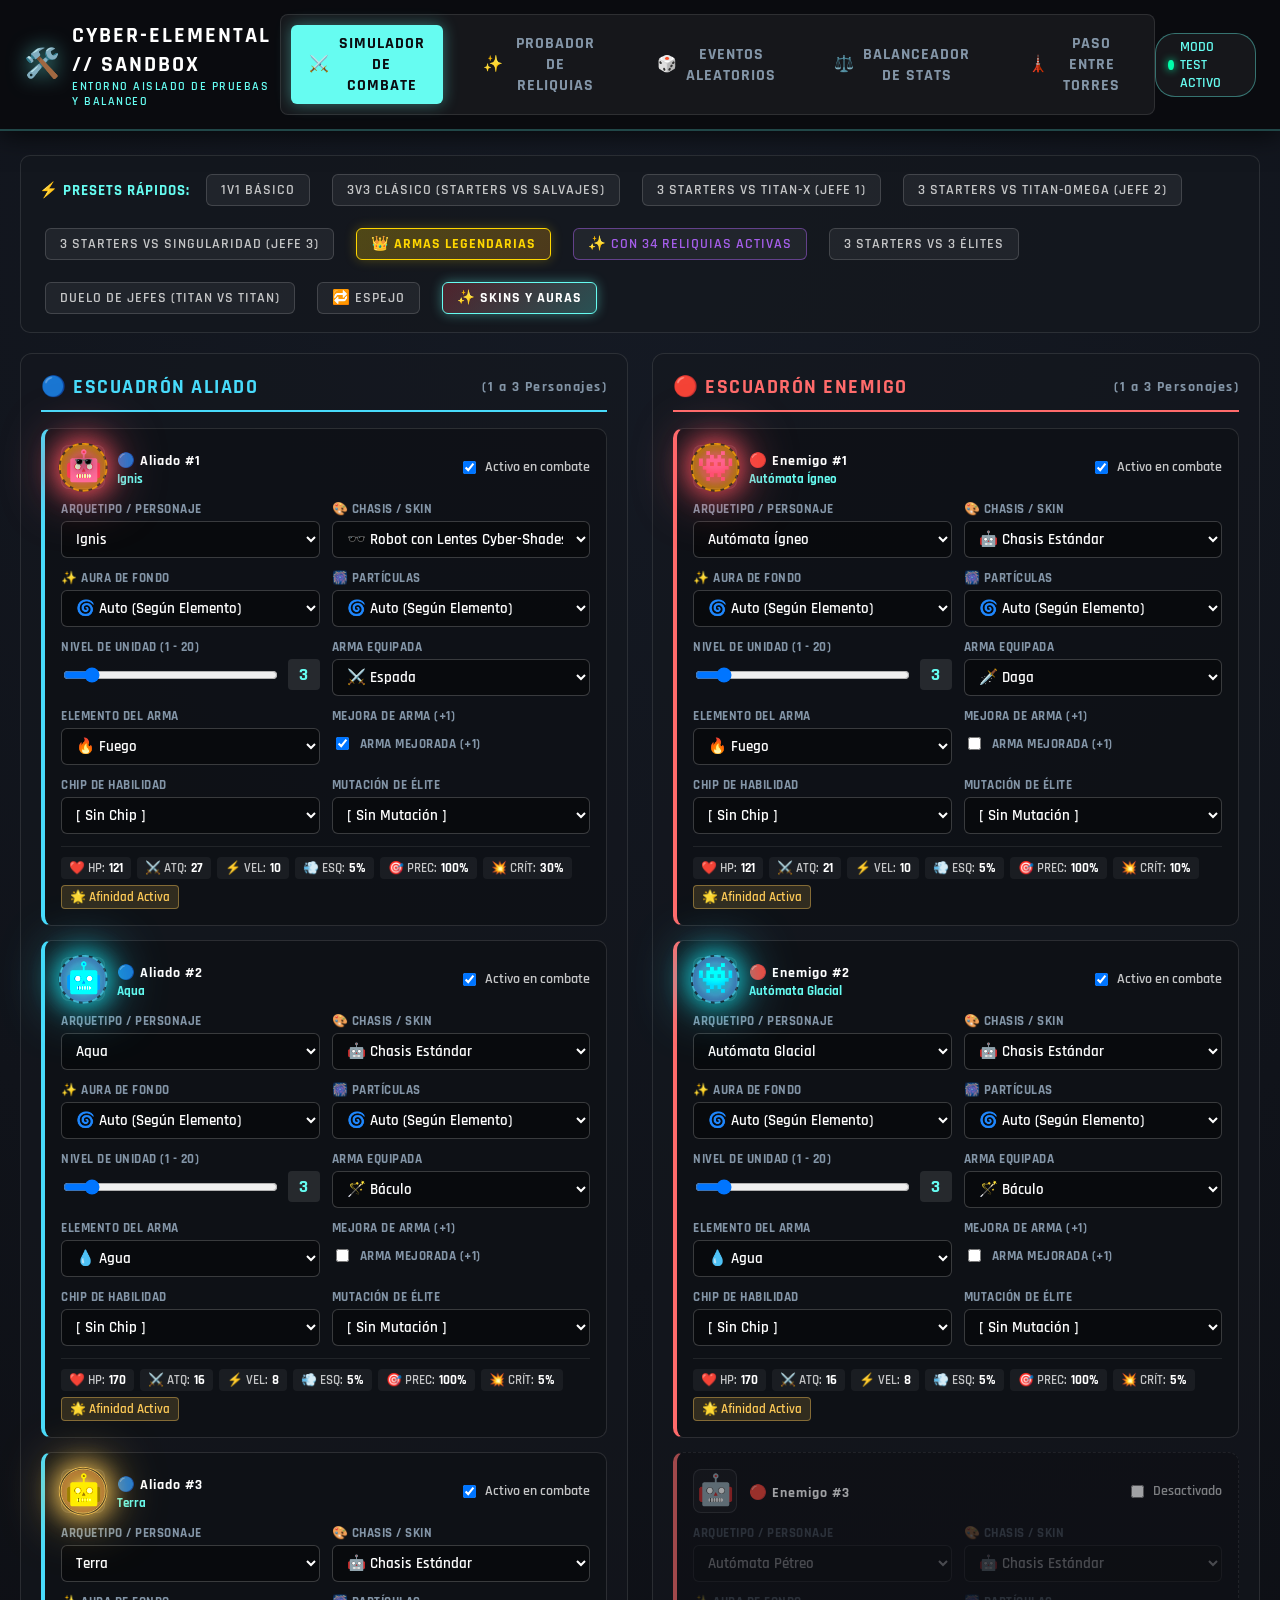
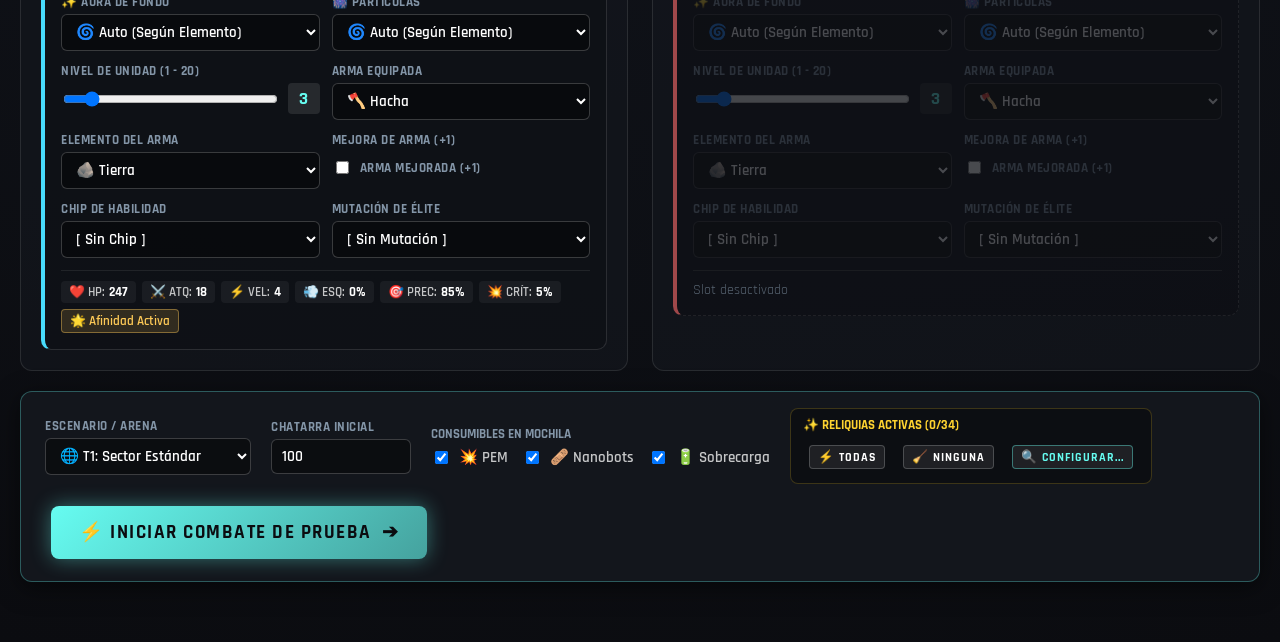
<file: sandbox.html>
<!DOCTYPE html>
<html lang="es">
<head>
    <meta charset="UTF-8">
    <meta name="viewport" content="width=device-width, initial-scale=1.0, maximum-scale=1.0, user-scalable=no, viewport-fit=cover">
    <title>Cyber-Elemental // Sandbox de Pruebas y Balance</title>
    <link href="https://fonts.googleapis.com/css2?family=Rajdhani:wght@400;500;600;700;800&display=swap" rel="stylesheet">
    <link rel="stylesheet" href="style.css?v=3.8">
    <link rel="stylesheet" href="sandbox.css">
</head>
<body class="sandbox-app-wrapper">

    <!-- Barra de Navegación Superior del Sandbox -->
    <header class="sandbox-navbar">
        <div class="sandbox-brand">
            <span class="sandbox-logo-icon">🛠️</span>
            <div class="sandbox-title-group">
                <h1>CYBER-ELEMENTAL // SANDBOX</h1>
                <div class="sandbox-tag">ENTORNO AISLADO DE PRUEBAS Y BALANCEO</div>
            </div>
        </div>

        <!-- 5 Botones / Modos Principales -->
        <div class="sandbox-nav-modes">
            <button id="tab-btn-combat" class="sandbox-tab-btn active" onclick="switchSandboxTab('combat')">
                <span>⚔️</span> SIMULADOR DE COMBATE
            </button>
            <button id="tab-btn-relics" class="sandbox-tab-btn" onclick="switchSandboxTab('relics')">
                <span>✨</span> PROBADOR DE RELIQUIAS
            </button>
            <button id="tab-btn-events" class="sandbox-tab-btn" onclick="switchSandboxTab('events')">
                <span>🎲</span> EVENTOS ALEATORIOS
            </button>
            <button id="tab-btn-balance" class="sandbox-tab-btn" onclick="switchSandboxTab('balance')">
                <span>⚖️</span> BALANCEADOR DE STATS
            </button>
            <button id="tab-btn-towers" class="sandbox-tab-btn" onclick="switchSandboxTab('towers')">
                <span>🗼</span> PASO ENTRE TORRES
            </button>
        </div>

        <div class="sandbox-status-bar">
            <span class="sandbox-pill" style="color: #66fcf1; border-color: rgba(102, 252, 241, 0.4);">
                <span class="status-indicator online"></span> MODO TEST ACTIVO
            </span>
        </div>
    </header>

    <!-- Contenido Principal -->
    <main class="sandbox-main-content">
        
        <!-- ====================================================================
             1. MODO SIMULADOR DE COMBATE
             ==================================================================== -->
        <section id="view-combat" class="sandbox-view active">
            
            <!-- Editor y Configuración de Equipos -->
            <div id="combat-editor-container" style="display: flex; flex-direction: column; gap: 20px;">
                
                <!-- Barra de Presets Rápidos -->
                <div class="combat-presets-bar">
                    <span class="presets-label">⚡ PRESETS RÁPIDOS:</span>
                    <button class="btn-preset" onclick="applyCombatPreset('1V1')">1v1 Básico</button>
                    <button class="btn-preset" onclick="applyCombatPreset('3V3_STARTERS')">3v3 Clásico (Starters vs Salvajes)</button>
                    <button class="btn-preset" onclick="applyCombatPreset('VS_BOSS')">3 Starters vs TITAN-X (Jefe 1)</button>
                    <button class="btn-preset" onclick="applyCombatPreset('VS_TITAN_OMEGA')">3 Starters vs TITAN-OMEGA (Jefe 2)</button>
                    <button class="btn-preset" onclick="applyCombatPreset('VS_SINGULARIDAD')">3 Starters vs SINGULARIDAD (Jefe 3)</button>
                    <button class="btn-preset btn-preset-legendary" onclick="applyCombatPreset('LEGENDARY_SQUAD')">👑 Armas Legendarias</button>
                    <button class="btn-preset btn-preset-relics" onclick="applyCombatPreset('RELICS_SHOWCASE')">✨ Con 34 Reliquias Activas</button>
                    <button class="btn-preset" onclick="applyCombatPreset('VS_3_ELITES')">3 Starters vs 3 Élites</button>
                    <button class="btn-preset" onclick="applyCombatPreset('BOSS_DUEL')">Duelo de Jefes (TITAN vs TITAN)</button>
                    <button class="btn-preset" onclick="applyCombatPreset('MIRROR')">🔁 Espejo</button>
                    <button class="btn-preset btn-preset-skins" onclick="applyCombatPreset('SKINS_SHOWCASE')">✨ Skins y Auras</button>
                </div>

                <!-- Grid Dual: Aliados vs Enemigos -->
                <div class="teams-builder-grid">
                    
                    <!-- Columna Izquierda: Escuadrón Aliado (1 a 3) -->
                    <div class="team-builder-column">
                        <div class="column-header-allies">
                            <h2 class="team-col-title allies">
                                <span>🔵 ESCUADRÓN ALIADO</span>
                                <span style="font-size: 0.85rem; color: #8395a7;">(1 a 3 Personajes)</span>
                            </h2>
                        </div>
                        <div id="slots-allies" class="slots-container">
                            <!-- Slots generados por renderTeamBuilder('allies') -->
                        </div>
                    </div>

                    <!-- Columna Derecha: Escuadrón Enemigo (1 a 3) -->
                    <div class="team-builder-column">
                        <div class="column-header-enemies">
                            <h2 class="team-col-title enemies">
                                <span>🔴 ESCUADRÓN ENEMIGO</span>
                                <span style="font-size: 0.85rem; color: #8395a7;">(1 a 3 Personajes)</span>
                            </h2>
                        </div>
                        <div id="slots-enemies" class="slots-container">
                            <!-- Slots generados por renderTeamBuilder('enemies') -->
                        </div>
                    </div>

                </div>

                <!-- Barra de Parámetros Globales e Inicio de Combate -->
                <div class="combat-launch-bar">
                    <div class="launch-options-group">
                        <div class="form-group" style="min-width: 170px;">
                            <label>Escenario / Arena</label>
                            <select class="form-control" onchange="Sandbox.combatConfig.options.arenaBg = this.value">
                                <optgroup label="Torre 1: Red de Servidores (Cyan)">
                                    <option value="combat-tower-1 bg-normal">🌐 T1: Sector Estándar</option>
                                    <option value="combat-tower-1 bg-elite">💀 T1: Sector Élite</option>
                                    <option value="combat-tower-1 bg-boss">👑 T1: Cámara del Jefe</option>
                                </optgroup>
                                <optgroup label="Torre 2: Procesador Cuántico (Violeta)">
                                    <option value="combat-tower-2 bg-normal">🔮 T2: Sector Estándar</option>
                                    <option value="combat-tower-2 bg-elite">💀 T2: Sector Élite</option>
                                    <option value="combat-tower-2 bg-boss">👑 T2: Cámara del Jefe</option>
                                </optgroup>
                                <optgroup label="Torre 3: Reactor de Fusión Solar (Ámbar)">
                                    <option value="combat-tower-3 bg-normal">⚡ T3: Sector Estándar</option>
                                    <option value="combat-tower-3 bg-elite">💀 T3: Sector Élite</option>
                                    <option value="combat-tower-3 bg-boss">👑 T3: Cámara del Jefe</option>
                                </optgroup>
                            </select>
                        </div>

                        <div class="form-group" style="min-width: 140px;">
                            <label>Chatarra Inicial</label>
                            <input type="number" class="form-control" value="100" min="0" max="9999" onchange="Sandbox.combatConfig.options.startingScrap = parseInt(this.value) || 0">
                        </div>

                        <div style="display: flex; flex-direction: column; gap: 6px;">
                            <label style="font-size: 0.8rem; font-weight: 700; color: #8395a7; text-transform: uppercase;">Consumibles en Mochila</label>
                            <div style="display: flex; gap: 14px;">
                                <label class="option-checkbox-label">
                                    <input type="checkbox" checked onchange="Sandbox.combatConfig.options.hasPem = this.checked">
                                    💥 PEM
                                </label>
                                <label class="option-checkbox-label">
                                    <input type="checkbox" checked onchange="Sandbox.combatConfig.options.hasNanobots = this.checked">
                                    🩹 Nanobots
                                </label>
                                <label class="option-checkbox-label">
                                    <input type="checkbox" checked onchange="Sandbox.combatConfig.options.hasSobrecarga = this.checked">
                                    🔋 Sobrecarga
                                </label>
                            </div>
                        </div>

                        <!-- Resumen Rápido de Reliquias Activas en Combate -->
                        <div class="combat-relics-quick-summary">
                            <label style="font-size: 0.8rem; font-weight: 700; color: #fed330; text-transform: uppercase;">✨ Reliquias Activas (<span id="combat-relics-count-inline">0</span>/34)</label>
                            <div style="display: flex; gap: 6px; align-items: center;">
                                <button type="button" class="btn-mini-preset" onclick="applyRelicPreset('ALL')">⚡ Todas</button>
                                <button type="button" class="btn-mini-preset" onclick="applyRelicPreset('NONE')">🧹 Ninguna</button>
                                <button type="button" class="btn-mini-preset" style="color: #66fcf1; border-color: rgba(102, 252, 241, 0.4);" onclick="switchSandboxTab('relics')">🔍 Configurar...</button>
                            </div>
                        </div>
                    </div>

                    <button class="btn-launch-combat" onclick="launchSandboxCombat()">
                        <span>⚡ INICIAR COMBATE DE PRUEBA</span>
                        <span>➔</span>
                    </button>
                </div>

            </div>

            <!-- Contenedor del Combate Activo en Vivo (Se muestra al iniciar el combate) -->
            <div id="combat-live-container" style="display: none; flex-direction: column; width: 100%;">
                
                <!-- Barra de Control del Combate en Vivo -->
                <div class="combat-live-header-bar">
                    <div class="live-controls-left">
                        <button class="btn-sandbox-live" onclick="exitCombatToEditor()">
                            <span>⚙️</span> Modificar Equipos
                        </button>
                        <button class="btn-sandbox-live" onclick="restartSameCombat()">
                            <span>🔄</span> Reiniciar Mismo Combate
                        </button>
                        <button class="btn-sandbox-live" onclick="openCombatHistory()">
                            <span>📜</span> Registro Táctico
                        </button>
                    </div>

                    <!-- Barra de Reliquias en Combate Activo -->
                    <div id="top-relics-bar" class="top-relics-bar sandbox-combat-relics-bar" style="margin: 0 10px;"></div>

                    <div class="live-controls-right">
                        <span style="font-size: 0.85rem; font-weight: 700; color: #8395a7;">VELOCIDAD:</span>
                        <div class="speed-control-group">
                            <button id="btn-speed-1x" class="btn-speed active" onclick="setCombatSpeed(1)">1x</button>
                            <button id="btn-speed-2x" class="btn-speed" onclick="setCombatSpeed(2)">2x</button>
                            <button id="btn-speed-4x" class="btn-speed" onclick="setCombatSpeed(4)">4x</button>
                            <button id="btn-speed-8x" class="btn-speed" onclick="setCombatSpeed(8)">8x</button>
                        </div>
                    </div>
                </div>

                <!-- Pantalla del Combate Real del Motor -->
                <div id="screen-combat" class="screen active" style="display: flex;">
                    <div id="combat-arena-bg" class="combat-arena">
                        <div class="arena-floor-grid"></div>
                        <div id="combat-turn-queue" class="combat-turn-queue"></div>
                        <div id="combat-player-team" class="combat-player-team"></div>
                        <div id="combat-enemy-team" class="combat-enemy-team"></div>
                        <div id="combat-actions" class="combat-tactical-box"></div>
                    </div>
                </div>

            </div>

        </section>

        <!-- ====================================================================
             2. MODO PROBADOR DE RELIQUIAS (NUEVO)
             ==================================================================== -->
        <section id="view-relics" class="sandbox-view">
            <!-- Dashboard y Barra de Control de Reliquias -->
            <div class="relics-sandbox-header">
                <div class="relics-header-info">
                    <div class="sub-header-badge" style="color: #66fcf1; border-color: rgba(102, 252, 241, 0.4);">
                        ✨ LABORATORIO CUÁNTICO // CATÁLOGO OFICIAL DE 34 RELIQUIAS PASIVAS
                    </div>
                    <h2 class="relics-main-title">PROBADOR Y CATALOGADOR DE RELIQUIAS</h2>
                    <p class="relics-desc">Explora, inspecciona, activa o desactiva cualquier reliquia con un solo clic. Mira la previsualización del HUD superior en vivo y prueba sus efectos y sinergias elementales directamente en combate.</p>
                </div>
                
                <!-- Barra de Previsualización del HUD Superior en Vivo -->
                <div class="relics-hud-preview-card">
                    <div class="hud-preview-top">
                        <span class="hud-preview-label">🛡️ PREVISUALIZACIÓN DEL HUD SUPERIOR (CLIC PARA INSPECCIONAR):</span>
                        <span id="sandbox-relics-count-badge" class="relics-count-badge">0 / 34 ACTIVAS</span>
                    </div>
                    <div id="sandbox-top-relics-bar" class="top-relics-bar sandbox-relics-hud"></div>
                </div>
            </div>

            <!-- Toolbar de Filtros y Presets de Reliquias -->
            <div class="relics-toolbar">
                <div class="relics-toolbar-row">
                    <div class="relics-search-box">
                        <input type="text" id="relics-search-input" class="form-control" placeholder="🔍 Buscar reliquia por nombre, efecto, mecánica o lore..." oninput="filterSandboxRelics(this.value)">
                    </div>
                    <div class="relics-category-filters" id="relics-category-filters">
                        <!-- Generado por renderRelicsCategoryFilters() -->
                    </div>
                </div>

                <div class="relics-presets-row">
                    <span class="presets-label">⚡ PRESETS TEMÁTICOS:</span>
                    <button class="btn-relic-preset" onclick="applyRelicPreset('ALL')">⚡ Activar Todas (34)</button>
                    <button class="btn-relic-preset" onclick="applyRelicPreset('NONE')">🧹 Desactivar Todas</button>
                    <button class="btn-relic-preset btn-preset-fuego" onclick="applyRelicPreset('ELEMENTAL')">🔥 Sinergias Elementales</button>
                    <button class="btn-relic-preset btn-preset-tank" onclick="applyRelicPreset('SURVIVAL')">🛡️ Supervivencia & Barreras</button>
                    <button class="btn-relic-preset btn-preset-weapons" onclick="applyRelicPreset('WEAPONS')">⚔️ Maestrías de Armas</button>
                    <button class="btn-relic-preset btn-preset-speed" onclick="applyRelicPreset('SPEED')">⚡ Velocidad & Iniciativa</button>
                    <button class="btn-relic-preset btn-preset-corrupted" onclick="applyRelicPreset('CORRUPTED')">💀 Poder Corrupto</button>
                    <button class="btn-relic-preset btn-preset-test-combat" onclick="launchCombatWithActiveRelics()">
                        <span>⚔️</span> PROBAR RELIQUIAS EN COMBATE ➔
                    </button>
                </div>
            </div>

            <!-- Grid de las 34 Tarjetas de Reliquias -->
            <div id="sandbox-relics-grid" class="sandbox-relics-grid">
                <!-- Renderizado dinámico de las 34 reliquias -->
            </div>
        </section>

        <!-- ====================================================================
             3. MODO PROBADOR DE EVENTOS
             ==================================================================== -->
        <section id="view-events" class="sandbox-view">
            
            <div class="events-sandbox-layout">
                
                <!-- Panel Izquierdo: Catálogo y Buscador de Eventos -->
                <div class="events-catalog-panel">
                    <div class="catalog-header">
                        <h3 class="catalog-title">📜 CATÁLOGO DE EVENTOS</h3>
                        <input type="text" class="form-control events-search-input" placeholder="🔍 Buscar por nombre o texto..." oninput="filterEventsCatalog(this.value)">
                        
                        <div style="display: flex; gap: 6px; margin-top: 4px;">
                            <button id="btn-cat-all" class="btn-hp-preset btn-cat-filter active" onclick="setEventsCategory('ALL')">Todos</button>
                            <button id="btn-cat-mystery" class="btn-hp-preset btn-cat-filter" onclick="setEventsCategory('MYSTERY')">Misterio (❓)</button>
                            <button id="btn-cat-special" class="btn-hp-preset btn-cat-filter" onclick="setEventsCategory('SPECIAL')">Especiales (⭐)</button>
                        </div>
                    </div>

                    <div id="events-catalog-list" class="events-list-scroll">
                        <!-- Generado por renderEventsCatalog() -->
                    </div>
                </div>

                <!-- Panel Derecho: Controlador de Estado de Prueba y Terminal -->
                <div class="events-interactive-panel">
                    
                    <!-- Controlador de Estado de la Partida Sandbox -->
                    <div class="sandbox-state-controller-card">
                        <div class="state-ctrl-group">
                            <span class="state-ctrl-label">⚙️ Chatarra de Prueba:</span>
                            <div class="scrap-stepper">
                                <button class="btn-stepper" onclick="adjustSandboxScrap(-20)">-20</button>
                                <button class="btn-stepper" onclick="adjustSandboxScrap(-10)">-10</button>
                                <input type="number" id="sandbox-scrap-input" class="scrap-input-val" value="50" onchange="Sandbox.eventsState.sandboxScrap = parseInt(this.value) || 0; syncSandboxGameStateTeam(); renderEventStage();">
                                <button class="btn-stepper" onclick="adjustSandboxScrap(10)">+10</button>
                                <button class="btn-stepper" onclick="adjustSandboxScrap(20)">+20</button>
                            </div>
                        </div>

                        <div class="state-ctrl-group">
                            <span class="state-ctrl-label">❤️ HP del Equipo:</span>
                            <div class="hp-quick-presets">
                                <button class="btn-hp-preset" onclick="setSandboxHpPct(100)">100% Full</button>
                                <button class="btn-hp-preset" onclick="setSandboxHpPct(50)">50% Medio</button>
                                <button class="btn-hp-preset" onclick="setSandboxHpPct(20)">20% Crítico</button>
                                <button class="btn-hp-preset" onclick="setSandboxHpPct(1)">1 HP</button>
                            </div>
                        </div>
                    </div>

                    <!-- Escenario y Terminal Interactiva del Evento -->
                    <div class="event-stage-container">
                        <div id="event-sandbox-stage">
                            <!-- Generado por renderEventStage() -->
                        </div>
                    </div>

                </div>

            </div>

        </section>

        <!-- ====================================================================
             4. MODO BALANCEADOR DE STATS
             ==================================================================== -->
        <section id="view-balance" class="sandbox-view">
            <!-- Barra Superior de Acciones de Balance -->
            <div class="balance-toolbar">
                <div class="balance-toolbar-actions">
                    <button class="btn-balance-cta btn-save-disk" onclick="handleSaveToDisk()" title="Modificar y sobrescribir directamente el archivo js/constants.js en tu disco duro">
                        <span>💾</span> Guardar en js/constants.js
                    </button>
                    <button class="btn-balance-cta btn-save-mem" onclick="handleSaveToMemory()" title="Guardar en localStorage del navegador y aplicar en memoria">
                        <span>⚡</span> Guardar en Navegador
                    </button>
                    <button class="btn-balance-cta btn-code" onclick="BalanceManager.downloadConstantsFile()" title="Descargar constants.js modificado">
                        <span>📥</span> Descargar Archivo
                    </button>
                    <button class="btn-balance-cta btn-reset" onclick="handleResetDefaults()" title="Restablecer valores oficiales originales">
                        <span>🔄</span> Restablecer Originales
                    </button>
                </div>

                <div class="balance-toolbar-actions">
                    <button class="btn-balance-cta btn-code" onclick="openCodeModal()" title="Ver código JavaScript generado">
                        <span>📋</span> Ver Código JS
                    </button>
                    <button class="btn-balance-cta btn-code" onclick="openExportModal()" title="Exportar configuración JSON">
                        <span>📤</span> Exportar JSON
                    </button>
                    <button class="btn-balance-cta btn-code" onclick="openImportModal()" title="Importar configuración JSON">
                        <span>📥</span> Importar JSON
                    </button>
                    <button class="btn-balance-cta btn-save-mem" style="background: rgba(254, 202, 87, 0.15); border-color: #feca57; color: #feca57;" onclick="testBalanceInCombat()" title="Ir al simulador de combate">
                        <span>⚔️</span> Probar en Combate
                    </button>
                </div>
            </div>

            <!-- Contenido dinámico del editor de balance -->
            <div id="balance-editor-content">
                <!-- Generado por renderBalanceEditor() -->
            </div>
        </section>

        <!-- ====================================================================
             5. MODO PASO ENTRE TORRES & ARMAS LEGENDARIAS
             ==================================================================== -->
        <section id="view-towers" class="sandbox-view">
            <!-- Barra Superior: Selector de Torres y Estado Global -->
            <div class="towers-dashboard-header">
                <div class="towers-header-info">
                    <div class="sub-header-badge">SIMULADOR DE ASCENSO // ARQUITECTURA MULTITORRE</div>
                    <h2 class="towers-main-title">PASO ENTRE TORRES Y ARMAS LEGENDARIAS</h2>
                    <p class="towers-desc">Prueba y visualiza la transición entre sectores, la entrega de llaves cuánticas, los drops de armas doradas y el guardado de checkpoints en base de datos.</p>
                </div>
                
                <!-- Selector de Acción Rápida de Transición -->
                <div class="tower-quick-controls">
                    <span class="control-label">⚡ SIMULAR TRANSICIÓN:</span>
                    <button class="btn-tower-action btn-trans-1-2" onclick="simulateTowerTransition(1)">
                        <span>🔑</span> Torre 1 ➔ Torre 2 (TITAN-X)
                    </button>
                    <button class="btn-tower-action btn-trans-2-3" onclick="simulateTowerTransition(2)">
                        <span>🗝️</span> Torre 2 ➔ Torre 3 (TITAN-OMEGA)
                    </button>
                    <button class="btn-tower-action btn-trans-3-win" onclick="simulateTowerTransition(3)">
                        <span>👑</span> Torre 3 ➔ Victoria (SINGULARIDAD)
                    </button>
                </div>
            </div>

            <!-- Grid de las 3 Torres -->
            <div id="towers-cards-grid" class="towers-cards-grid">
                <!-- Generado por renderTowersOverview() -->
            </div>

            <!-- Panel Dual: Escenario de Transición en Vivo vs Visor de Mapa -->
            <div class="towers-split-layout">
                
                <!-- Columna Izquierda: Escenario de Transición y Post-Batalla -->
                <div class="tower-panel-box transition-stage-panel">
                    <div class="panel-header-badge">
                        <span>🎬 ESCENARIO DE TRANSICIÓN POST-BATALLA</span>
                        <span id="trans-current-step-badge" class="badge-status-step">LISTO</span>
                    </div>
                    
                    <div id="tower-transition-stage" class="transition-stage-content">
                        <!-- Renderizado dinámico de la post-batalla de jefe: Llave, Arma Dorada, Acciones y JSON de BD -->
                    </div>
                </div>

                <!-- Columna Derecha: Visor Interactivo de Mapa Sectorial -->
                <div class="tower-panel-box map-viewer-panel">
                    <div class="panel-header-badge">
                        <span>🗺️ MAPA SECTORIAL // <span id="map-preview-tower-name">TORRE CIBERNÉTICA</span></span>
                        <div class="map-controls-bar">
                            <span class="pill-label">PISO SIMULADO:</span>
                            <select id="map-preview-floor-select" class="sandbox-select-inline" onchange="onTowerFloorSelectChange(this.value)">
                                <!-- Opciones 1..10, 11..20, etc. -->
                            </select>
                        </div>
                    </div>
                    
                    <div id="sandbox-map-preview-container" class="sandbox-map-container">
                        <!-- Mapa generado con nodos y líneas SVG -->
                    </div>

                    <!-- Panel de Información de Nodo Seleccionado -->
                    <div id="sandbox-node-details" class="sandbox-node-details" style="display: none;">
                        <span id="node-detail-badge" class="node-detail-badge">👾 NODO COMBATE</span>
                        <span id="node-detail-info" class="node-detail-info">Piso 4 // Ruta Principal</span>
                    </div>
                </div>

            </div>

            <!-- Sección Inferior: Laboratorio de Armas Legendarias Doradas -->
            <div class="legendary-lab-section">
                <div class="legendary-lab-header">
                    <div class="sub-header-badge" style="color: #ffd700; border-color: rgba(255, 215, 0, 0.4);">
                        👑 ARSENAL LEGENDARIO // AFINIDAD UNIVERSAL (+25% ATQ / +15% HP)
                    </div>
                    <h3 class="lab-title">PROBADOR DE ARMAS DORADAS</h3>
                    <p class="lab-desc">Prueba cómo las armas doradas legendarias otorgan bonificaciones de estadísticas universales a cualquier robot e infligen 1.15x de daño contra cualquier elemento.</p>
                </div>

                <div id="legendary-lab-content" class="legendary-lab-grid">
                    <!-- Generado por renderLegendaryWeaponsLab() -->
                </div>
            </div>
        </section>

    </main>

    <!-- Modal de Resultado de Combate Sandbox -->
    <div id="sandbox-result-modal" class="sandbox-modal-overlay" style="display: none;">
        <div class="sandbox-result-box">
            <div id="sandbox-result-badge" class="result-badge">TELEMETRÍA DE COMBATE</div>
            <h2 id="sandbox-result-title" class="result-title victory">¡VICTORIA TÁCTICA!</h2>
            
            <div class="result-stats-grid">
                <div class="result-stat-item">
                    <span class="result-stat-label">Rondas Jugadas</span>
                    <span id="sandbox-stat-rounds" class="result-stat-val">3</span>
                </div>
                <div class="result-stat-item">
                    <span class="result-stat-label">Aliados Supervivientes</span>
                    <span id="sandbox-stat-allies-alive" class="result-stat-val">3 / 3</span>
                </div>
                <div class="result-stat-item">
                    <span class="result-stat-label">Enemigos Supervivientes</span>
                    <span id="sandbox-stat-enemies-alive" class="result-stat-val">0 / 3</span>
                </div>
                <div class="result-stat-item">
                    <span class="result-stat-label">Modo</span>
                    <span class="result-stat-val" style="color: #66fcf1;">SANDBOX TEST</span>
                </div>
            </div>

            <div class="result-actions-row">
                <button class="btn-sandbox-live" style="background: var(--accent-color); color: #0b0c10; font-size: 1rem; padding: 10px 20px;" onclick="restartSameCombat()">
                    🔄 Repetir Mismo Combate
                </button>
                <button class="btn-sandbox-live" style="font-size: 1rem; padding: 10px 20px;" onclick="exitCombatToEditor()">
                    ⚙️ Volver al Editor
                </button>
                <button class="btn-sandbox-live" style="font-size: 1rem; padding: 10px 20px;" onclick="openCombatHistory()">
                    📜 Ver Registro
                </button>
            </div>
        </div>
    </div>

    <!-- Modal de Historial Táctico de Combate (Reutilizado del motor) -->
    <div id="combat-history-modal" class="modal" style="display:none;">
        <div class="modal-content account-modal-box">
            <button class="close-btn" onclick="closeCombatHistory()" title="Cerrar ventana">&times;</button>
            <div class="account-modal-header">
                <div class="account-header-badge">📜 REGISTRO TÁCTICO // TELEMETRÍA DE COMBATE</div>
                <h2 class="account-modal-title">HISTORIAL DE BATALLA</h2>
            </div>
            <div id="history-log-list" class="combat-history-log-container"></div>
        </div>
    </div>

    <!-- Modal de Código / JSON Export -->
    <div id="code-modal" class="sandbox-modal-overlay" style="display: none;">
        <div class="sandbox-result-box" style="max-width: 750px; text-align: left;">
            <div style="display: flex; justify-content: space-between; align-items: center; margin-bottom: 12px;">
                <h3 id="code-modal-title" style="margin: 0; color: #66fcf1; font-size: 1.3rem;">📋 CÓDIGO GENERADO DE CONSTANTS.JS</h3>
                <button class="close-btn" style="background: none; border: none; color: #fff; font-size: 1.5rem; cursor: pointer;" onclick="closeCodeModal()">&times;</button>
            </div>
            <textarea id="code-modal-content" class="code-modal-textarea" readonly></textarea>
            <div style="display: flex; justify-content: flex-end; gap: 10px; margin-top: 14px;">
                <button class="btn-balance-cta btn-save-disk" onclick="copyCodeToClipboard()">📋 Copiar al Portapapeles</button>
                <button class="btn-balance-cta btn-code" onclick="closeCodeModal()">Cerrar</button>
            </div>
        </div>
    </div>

    <!-- Modal de Inspección de Reliquia -->
    <div id="relic-tooltip-modal" class="relic-modal-backdrop" style="display: none;" onclick="RelicsManager.closeRelicTooltip()">
        <div class="relic-modal-wrapper" onclick="event.stopPropagation()">
            <div id="relic-tooltip-content"></div>
        </div>
    </div>

    <!-- Scripts del Motor del Juego -->
    <script src="js/constants.js"></script>
    <script src="js/balanceManager.js"></script>
    <script src="js/database.js"></script>
    <script src="js/skinsData.js"></script>
    <script src="js/eventsDatabase.js"></script>
    <script src="js/relicsData.js"></script>
    <script src="js/relicsManager.js"></script>
    <script src="js/Robot.js"></script>
    <script src="js/teamManager.js"></script>
    <script src="js/inventory.js"></script>
    <script src="js/skillsData.js"></script>
    <script src="js/skillsManager.js"></script>
    <script src="js/combatSystem.js"></script>
    <script src="js/eventHandler.js"></script>
    <script src="js/postBattle.js"></script>
    <script src="js/mapGenerator.js"></script>

    <!-- Script del Sandbox -->
    <script src="js/sandbox.js"></script>
</body>
</html>
</file>
<file: style.css>
*, *::before, *::after {
    box-sizing: border-box;
}

:root {
    --bg-color: #0b0c10;
    --container-bg: #15181e;
    --text-color: #c5c6c7;
    --accent-color: #66fcf1;
    --secondary-accent: #45a29e;
    --fire: #ff6b6b;
    --water: #48dbfb;
    --earth: #feca57;
    --air: #c8d6e5;
    --neutral: #8395a7;
    --card-bg: rgba(255, 255, 255, 0.03);
}

/* ==========================================================================
   Colores y Filtros Elementales (FUEGO, AGUA, TIERRA, AIRE, NEUTRO)
   ========================================================================== */

.elem-FUEGO, .elem-badge-FUEGO, .member-elem-FUEGO .member-elem-badge {
    color: var(--fire);
}
.member-emoji.elem-FUEGO,
.combat-avatar-emoji.elem-FUEGO,
.avatar-emoji.elem-FUEGO,
.avatar-base-emoji.elem-FUEGO,
.emoji-graphic.elem-FUEGO,
.hud-weapon-icon.elem-FUEGO,
span.elem-FUEGO,
.defeated-avatar span.elem-FUEGO {
    filter: sepia(1) hue-rotate(-55deg) saturate(7) brightness(1.1) drop-shadow(0 0 14px rgba(255, 107, 107, 0.7));
}

.elem-AGUA, .elem-badge-AGUA, .member-elem-AGUA .member-elem-badge {
    color: var(--water);
}
.member-emoji.elem-AGUA,
.combat-avatar-emoji.elem-AGUA,
.avatar-emoji.elem-AGUA,
.avatar-base-emoji.elem-AGUA,
.emoji-graphic.elem-AGUA,
.hud-weapon-icon.elem-AGUA,
span.elem-AGUA,
.defeated-avatar span.elem-AGUA {
    filter: sepia(1) hue-rotate(160deg) saturate(7) brightness(1.2) drop-shadow(0 0 14px rgba(72, 219, 251, 0.7));
}

.elem-TIERRA, .elem-badge-TIERRA, .member-elem-TIERRA .member-elem-badge {
    color: var(--earth);
}
.member-emoji.elem-TIERRA,
.combat-avatar-emoji.elem-TIERRA,
.avatar-emoji.elem-TIERRA,
.avatar-base-emoji.elem-TIERRA,
.emoji-graphic.elem-TIERRA,
.hud-weapon-icon.elem-TIERRA,
span.elem-TIERRA,
.defeated-avatar span.elem-TIERRA {
    filter: sepia(1) hue-rotate(15deg) saturate(6) brightness(1.15) drop-shadow(0 0 14px rgba(254, 202, 87, 0.7));
}

.elem-AIRE, .elem-badge-AIRE, .member-elem-AIRE .member-elem-badge {
    color: var(--air);
}
.member-emoji.elem-AIRE,
.combat-avatar-emoji.elem-AIRE,
.avatar-emoji.elem-AIRE,
.avatar-base-emoji.elem-AIRE,
.emoji-graphic.elem-AIRE,
.hud-weapon-icon.elem-AIRE,
span.elem-AIRE,
.defeated-avatar span.elem-AIRE {
    filter: sepia(1) hue-rotate(105deg) saturate(3) brightness(1.35) drop-shadow(0 0 14px rgba(200, 214, 229, 0.7));
}

.elem-NEUTRO, .elem-badge-NEUTRO, .member-elem-NEUTRO .member-elem-badge {
    color: var(--neutral);
}
.member-emoji.elem-NEUTRO,
.combat-avatar-emoji.elem-NEUTRO,
.avatar-emoji.elem-NEUTRO,
.avatar-base-emoji.elem-NEUTRO,
.emoji-graphic.elem-NEUTRO,
.hud-weapon-icon.elem-NEUTRO,
span.elem-NEUTRO,
.defeated-avatar span.elem-NEUTRO {
    filter: grayscale(1) brightness(1.1);
}

.elem-LEGENDARIO, .elem-badge-LEGENDARIO, .member-elem-LEGENDARIO .member-elem-badge {
    color: #ffd700;
    text-shadow: 0 0 10px rgba(255, 215, 0, 0.7);
}
.member-emoji.elem-LEGENDARIO,
.combat-avatar-emoji.elem-LEGENDARIO,
.avatar-emoji.elem-LEGENDARIO,
.avatar-base-emoji.elem-LEGENDARIO,
.emoji-graphic.elem-LEGENDARIO,
.hud-weapon-icon.elem-LEGENDARIO,
span.elem-LEGENDARIO,
.defeated-avatar span.elem-LEGENDARIO {
    filter: drop-shadow(0 0 16px rgba(255, 215, 0, 0.9)) brightness(1.3);
}

/* Evitar que los contenedores de texto hereden el filtro sepia si solo tienen clase elem- */
.team-weapon-pill.elem-FUEGO, .team-weapon-pill.elem-AGUA, .team-weapon-pill.elem-TIERRA, .team-weapon-pill.elem-AIRE, .team-weapon-pill.elem-LEGENDARIO,
.weapon-info.elem-FUEGO, .weapon-info.elem-AGUA, .weapon-info.elem-TIERRA, .weapon-info.elem-AIRE, .weapon-info.elem-LEGENDARIO,
.member-elem-badge, .element-badge, .hud-element-badge, .hud-weapon-icon::after {
    filter: none !important;
}

html, body {
    margin: 0;
    padding: 0;
    width: 100%;
    height: 100%;
    overflow-x: hidden;
    -webkit-font-smoothing: antialiased;
    -moz-osx-font-smoothing: grayscale;
    -webkit-tap-highlight-color: transparent;
    touch-action: manipulation;
}

body {
    font-family: 'Rajdhani', sans-serif;
    font-size: 18px;
    background-color: var(--bg-color);
    color: var(--text-color);
    display: flex;
    justify-content: center;
    align-items: center;
    min-height: 100vh;
    min-height: 100dvh;
    box-sizing: border-box;
}

#game-container {
    width: 95vw;
    max-width: 1200px;
    height: 90vh;
    max-height: 850px;
    border: 1px solid var(--secondary-accent);
    border-radius: 12px;
    position: relative;
    overflow: hidden;
    background-color: var(--container-bg);
    box-shadow: 0 10px 30px rgba(0, 0, 0, 0.8), 0 0 20px rgba(69, 162, 158, 0.15);
    display: flex;
    flex-direction: column;
    box-sizing: border-box;
}

button {
    background-color: rgba(102, 252, 241, 0.05);
    color: var(--accent-color);
    border: 1px solid var(--secondary-accent);
    border-radius: 6px;
    padding: 10px 24px;
    margin: 6px;
    cursor: pointer;
    font-family: 'Rajdhani', sans-serif;
    font-size: 17px;
    font-weight: 600;
    text-transform: uppercase;
    letter-spacing: 1px;
    transition: all 0.2s ease-in-out;
    touch-action: manipulation;
    user-select: none;
    -webkit-user-select: none;
}

button:hover:not(:disabled) {
    background-color: var(--accent-color);
    color: #0b0c10;
    box-shadow: 0 0 12px rgba(102, 252, 241, 0.4);
    transform: translateY(-2px);
}

button:disabled {
    border-color: #444;
    color: #555;
    background-color: transparent;
    cursor: not-allowed;
}

.screen {
    display: none;
    padding: 94px 22px 22px 22px;
    height: 100%;
    width: 100%;
    box-sizing: border-box;
    text-align: center;
    overflow-y: auto;
    -webkit-overflow-scrolling: touch;
}

/* Pantalla de Inicio Cyberpunk */
#screen-start {
    padding: 24px 30px 20px 30px;
    display: none;
    flex-direction: column;
    justify-content: space-evenly;
    align-items: center;
    height: 100%;
    box-sizing: border-box;
    background: radial-gradient(circle at 50% 12%, rgba(102, 252, 241, 0.08) 0%, transparent 60%),
                radial-gradient(circle at 80% 80%, rgba(176, 38, 255, 0.06) 0%, transparent 50%),
                var(--container-bg);
}

#screen-start.active {
    display: flex;
}

.screen.active {
    display: flex;
    flex-direction: column;
}

.start-header {
    text-align: center;
    margin-bottom: 2px;
    flex-shrink: 0;
}

.sub-header-badge {
    display: inline-block;
    font-size: 11px;
    font-weight: 700;
    letter-spacing: 3px;
    color: var(--secondary-accent);
    background: rgba(69, 162, 158, 0.12);
    border: 1px solid rgba(102, 252, 241, 0.25);
    padding: 3px 14px;
    border-radius: 20px;
    margin-bottom: 4px;
    text-transform: uppercase;
    box-shadow: 0 0 10px rgba(102, 252, 241, 0.1);
}

.game-title {
    font-size: 40px;
    font-weight: 900;
    text-transform: uppercase;
    letter-spacing: 5px;
    margin: 2px 0;
    background: linear-gradient(90deg, #66fcf1, #a29bfe, #fd79a8, #66fcf1);
    background-size: 300% 100%;
    -webkit-background-clip: text;
    -webkit-text-fill-color: transparent;
    animation: gradientShift 8s ease infinite;
    text-shadow: 0 0 25px rgba(102, 252, 241, 0.3);
}

@keyframes gradientShift {
    0% { background-position: 0% 50%; }
    50% { background-position: 100% 50%; }
    100% { background-position: 0% 50%; }
}

.start-instruction {
    font-size: 14px;
    color: #8395a7;
    margin: 2px auto 0 auto;
    letter-spacing: 0.5px;
    max-width: 90%;
    line-height: 1.35;
}

/* Contenedores de Paso de Selección */
.selection-step-container {
    display: none;
    flex-direction: column;
    align-items: center;
    justify-content: space-evenly;
    width: 100%;
    max-width: 1080px;
    flex: 1;
    margin: 0 auto;
    animation: fadeInStep 0.35s ease;
}

.selection-step-container.active {
    display: flex;
}

@keyframes fadeInStep {
    from { opacity: 0; transform: translateY(8px); }
    to { opacity: 1; transform: translateY(0); }
}

/* Carrusel y Tarjeta con Giro 3D */
.robot-carousel-wrapper {
    display: flex;
    align-items: center;
    justify-content: center;
    gap: 20px;
    width: 100%;
    max-width: 960px;
    margin: 0 auto;
}

.robot-flip-card-container {
    perspective: 1200px;
    width: 100%;
    max-width: 820px;
    min-height: 330px;
    cursor: pointer;
    user-select: none;
}

.robot-flip-card-inner {
    position: relative;
    width: 100%;
    min-height: 330px;
    text-align: left;
    transition: transform 0.6s cubic-bezier(0.4, 0, 0.2, 1);
    transform-style: preserve-3d;
}

.robot-flip-card-inner.flipped {
    transform: rotateY(180deg);
}

.robot-card-face {
    position: absolute;
    top: 0;
    left: 0;
    width: 100%;
    height: 100%;
    min-height: 330px;
    -webkit-backface-visibility: hidden;
    backface-visibility: hidden;
    border-radius: 20px;
    box-sizing: border-box;
    padding: 26px 36px;
    background: #0d1219;
    border: 1.5px solid rgba(255, 255, 255, 0.15);
    box-shadow: 0 16px 45px rgba(0, 0, 0, 0.85);
    display: flex;
    flex-direction: column;
    justify-content: space-between;
    transition: border-color 0.3s ease, box-shadow 0.3s ease;
    overflow-y: auto;
    scrollbar-width: thin;
    scrollbar-color: rgba(255, 255, 255, 0.2) transparent;
}

.robot-card-face::-webkit-scrollbar {
    width: 4px;
}

.robot-card-face::-webkit-scrollbar-track {
    background: transparent;
}

.robot-card-face::-webkit-scrollbar-thumb {
    background: rgba(255, 255, 255, 0.2);
    border-radius: 4px;
}

.robot-flip-card-container:hover .robot-card-face {
    border-color: var(--accent-color);
    box-shadow: 0 16px 50px rgba(0, 0, 0, 0.9), 0 0 28px rgba(102, 252, 241, 0.22);
}

.robot-card-face.theme-FUEGO {
    border-color: rgba(255, 107, 107, 0.45);
    box-shadow: 0 16px 45px rgba(0, 0, 0, 0.85), 0 0 25px rgba(255, 107, 107, 0.18);
}

.robot-card-face.theme-AGUA {
    border-color: rgba(72, 219, 251, 0.45);
    box-shadow: 0 16px 45px rgba(0, 0, 0, 0.85), 0 0 25px rgba(72, 219, 251, 0.18);
}

.robot-card-face.theme-TIERRA {
    border-color: rgba(254, 202, 87, 0.45);
    box-shadow: 0 16px 45px rgba(0, 0, 0, 0.85), 0 0 25px rgba(254, 202, 87, 0.18);
}

.robot-card-face.theme-AIRE {
    border-color: rgba(162, 155, 254, 0.45);
    box-shadow: 0 16px 45px rgba(0, 0, 0, 0.85), 0 0 25px rgba(162, 155, 254, 0.18);
}

/* Cara Frontal */
.robot-card-front-content {
    display: flex;
    align-items: center;
    gap: 36px;
    width: 100%;
    flex: 1;
}

.robot-card-hero-col {
    display: flex;
    flex-direction: column;
    align-items: center;
    text-align: center;
    min-width: 210px;
}

.robot-card-avatar-ring {
    width: 98px;
    height: 98px;
    border-radius: 50%;
    display: flex;
    align-items: center;
    justify-content: center;
    position: relative;
    margin-bottom: 10px;
    background: radial-gradient(circle, rgba(255,255,255,0.06) 0%, transparent 70%);
    border: 2px solid rgba(255, 255, 255, 0.2);
    box-shadow: 0 0 22px rgba(0,0,0,0.6);
}

.robot-card-avatar-ring.ring-FUEGO { border-color: #ff6b6b; box-shadow: 0 0 26px rgba(255, 107, 107, 0.5); }
.robot-card-avatar-ring.ring-AGUA { border-color: #48dbfb; box-shadow: 0 0 26px rgba(72, 219, 251, 0.5); }
.robot-card-avatar-ring.ring-TIERRA { border-color: #feca57; box-shadow: 0 0 26px rgba(254, 202, 87, 0.5); }
.robot-card-avatar-ring.ring-AIRE { border-color: #a29bfe; box-shadow: 0 0 26px rgba(162, 155, 254, 0.5); }

.robot-card-avatar-ring .avatar-emoji,
.robot-card-avatar-ring .avatar-skin-wrapper,
.robot-card-avatar-ring .avatar-base-emoji {
    font-size: 52px;
    line-height: 1;
}

.robot-card-name {
    font-size: 26px;
    font-weight: 900;
    letter-spacing: 2px;
    color: #ffffff;
    margin: 0 0 2px 0;
    text-transform: uppercase;
}

.robot-card-role {
    font-size: 11.5px;
    font-weight: 600;
    color: #8395a7;
    line-height: 1.35;
    letter-spacing: 0.5px;
}

/* Columna de Estadísticas (Barras estilo Mockup) */
.robot-card-stats-col {
    display: flex;
    flex-direction: column;
    gap: 14px;
    flex: 1;
    min-width: 0;
}

.robot-stat-row {
    display: flex;
    align-items: center;
    gap: 16px;
    width: 100%;
}

.robot-stat-label {
    font-size: 11.5px;
    font-weight: 800;
    color: #cbd5e1;
    letter-spacing: 1px;
    text-transform: uppercase;
    min-width: 165px;
    flex-shrink: 0;
}

.robot-stat-track {
    flex: 1;
    height: 6px;
    background: rgba(255, 255, 255, 0.08);
    border-radius: 4px;
    overflow: hidden;
    position: relative;
}

.robot-stat-fill {
    height: 100%;
    border-radius: 4px;
    transition: width 0.4s cubic-bezier(0.25, 1, 0.5, 1);
}

.robot-stat-fill.fill-FUEGO { background: #ff6b6b; box-shadow: 0 0 10px #ff6b6b; }
.robot-stat-fill.fill-AGUA { background: #48dbfb; box-shadow: 0 0 10px #48dbfb; }
.robot-stat-fill.fill-TIERRA { background: #feca57; box-shadow: 0 0 10px #feca57; }
.robot-stat-fill.fill-AIRE { background: #a29bfe; box-shadow: 0 0 10px #a29bfe; }

.robot-stat-val {
    font-size: 15px;
    font-weight: 800;
    color: #ffffff;
    font-family: 'Rajdhani', monospace;
    min-width: 40px;
    text-align: right;
    flex-shrink: 0;
}

.robot-card-flip-prompt {
    display: flex;
    align-items: center;
    justify-content: center;
    gap: 6px;
    font-size: 11.5px;
    font-weight: 700;
    color: #66fcf1;
    letter-spacing: 1px;
    margin-top: 10px;
    padding-top: 8px;
    border-top: 1px solid rgba(255, 255, 255, 0.08);
    text-transform: uppercase;
}

/* Cara Posterior */
.robot-card-back {
    transform: rotateY(180deg);
}

.card-back-header {
    display: flex;
    justify-content: space-between;
    align-items: center;
    border-bottom: 1px solid rgba(255, 255, 255, 0.1);
    padding-bottom: 8px;
    margin-bottom: 8px;
}

.card-back-title-group {
    display: flex;
    align-items: center;
    gap: 8px;
}

.card-back-title {
    font-size: 17px;
    font-weight: 900;
    letter-spacing: 1px;
    color: #ffffff;
}

.card-back-flip-btn {
    font-size: 11.5px;
    font-weight: 700;
    color: #66fcf1;
    background: rgba(102, 252, 241, 0.1);
    border: 1px solid rgba(102, 252, 241, 0.3);
    padding: 4px 12px;
    border-radius: 12px;
    cursor: pointer;
    transition: all 0.2s;
}

.card-back-flip-btn:hover {
    background: rgba(102, 252, 241, 0.25);
}

.card-back-sections {
    display: flex;
    flex-direction: column;
    gap: 9px;
    flex: 1;
}

.card-detail-box {
    background: rgba(0, 0, 0, 0.45);
    border: 1px solid rgba(255, 255, 255, 0.08);
    border-radius: 10px;
    padding: 9px 14px;
    text-align: left;
}

.card-detail-header {
    display: flex;
    justify-content: space-between;
    align-items: center;
    margin-bottom: 4px;
    font-size: 11.5px;
    font-weight: 800;
    letter-spacing: 1px;
}

.card-detail-tag-basic { color: #ffd32a; }
.card-detail-tag-skill { color: #66fcf1; }
.card-detail-tag-affinity { color: #a29bfe; }

.card-detail-cd {
    font-size: 11px;
    color: #feca57;
    background: rgba(254, 202, 87, 0.12);
    border: 1px solid rgba(254, 202, 87, 0.3);
    padding: 1px 7px;
    border-radius: 4px;
}

.card-detail-body {
    font-size: 13px;
    color: #e2e8f0;
    line-height: 1.4;
}

.card-detail-body strong {
    color: #ffffff;
}

/* Dots del Carrusel */
.robot-carousel-dots {
    display: flex;
    gap: 10px;
    align-items: center;
    justify-content: center;
    margin-top: 4px;
}

.carousel-dot {
    width: 10px;
    height: 10px;
    border-radius: 50%;
    background: rgba(255, 255, 255, 0.2);
    cursor: pointer;
    transition: all 0.2s ease;
}

.carousel-dot.active {
    background: var(--accent-color);
    box-shadow: 0 0 10px var(--accent-color);
    transform: scale(1.3);
}

/* Paso 2: Selección de Armas */
.weapon-selection-section {
    width: 100%;
    max-width: 1080px;
    margin-bottom: 0;
}

.weapon-section-header {
    display: flex;
    justify-content: space-between;
    align-items: center;
    margin-bottom: 16px;
    padding: 0 8px;
    flex-wrap: wrap;
    gap: 6px;
}

.weapon-section-title {
    font-size: 14px;
    font-weight: 800;
    letter-spacing: 1.5px;
    color: var(--accent-color);
}

.weapon-section-subtitle {
    font-size: 12.5px;
    color: #8395a7;
}

.weapon-cards-row {
    display: grid;
    grid-template-columns: repeat(4, 1fr);
    gap: 16px;
    width: 100%;
    box-sizing: border-box;
}

.weapon-card-item {
    background: #0d1219;
    border: 1.5px solid rgba(255, 255, 255, 0.12);
    border-radius: 16px;
    padding: 24px 16px;
    display: flex;
    flex-direction: column;
    align-items: center;
    text-align: center;
    cursor: pointer;
    transition: all 0.25s cubic-bezier(0.25, 1, 0.5, 1);
    user-select: none;
    position: relative;
    box-shadow: 0 8px 24px rgba(0, 0, 0, 0.7);
    min-height: 240px;
    box-sizing: border-box;
}

.weapon-card-item:hover {
    transform: translateY(-4px);
    border-color: rgba(255, 255, 255, 0.35);
    box-shadow: 0 12px 30px rgba(0, 0, 0, 0.85);
}

.weapon-card-item.selected {
    border-color: var(--accent-color);
    background: #0f1c24;
    box-shadow: 0 0 25px rgba(102, 252, 241, 0.4), 0 10px 25px rgba(0, 0, 0, 0.9);
    transform: translateY(-2px);
}

.weapon-card-selected-badge {
    position: absolute;
    top: 8px;
    right: 8px;
    background: var(--accent-color);
    color: #0b0c10;
    font-size: 8.5px;
    font-weight: 900;
    padding: 2px 7px;
    border-radius: 10px;
    letter-spacing: 0.5px;
    text-transform: uppercase;
}

.weapon-card-icon-wrapper {
    width: 58px;
    height: 58px;
    border-radius: 50%;
    display: flex;
    align-items: center;
    justify-content: center;
    margin-bottom: 10px;
    font-size: 32px;
    background: radial-gradient(circle, rgba(255,255,255,0.08) 0%, transparent 70%);
    border: 1px dashed rgba(255, 255, 255, 0.2);
}

.weapon-card-title {
    font-size: 16px;
    font-weight: 900;
    letter-spacing: 1px;
    color: #ffffff;
    margin: 0 0 2px 0;
    text-transform: uppercase;
}

.weapon-card-role {
    font-size: 11px;
    font-weight: 700;
    color: #feca57;
    margin-bottom: 8px;
}

.weapon-card-desc {
    font-size: 12.5px;
    color: #cbd5e1;
    line-height: 1.4;
    text-align: center;
}

.weapon-card-desc strong {
    color: #ffffff;
}

.carousel-nav-btn {
    background: rgba(102, 252, 241, 0.08);
    border: 1px solid rgba(102, 252, 241, 0.35);
    color: var(--accent-color);
    width: 44px;
    height: 44px;
    border-radius: 50%;
    display: flex;
    align-items: center;
    justify-content: center;
    cursor: pointer;
    font-size: 16px;
    padding: 0;
    margin: 0;
    transition: all 0.2s ease;
    flex-shrink: 0;
    touch-action: manipulation;
}

.carousel-nav-btn:hover {
    background: var(--accent-color);
    color: #0b0c10;
    transform: scale(1.15);
    box-shadow: 0 0 18px var(--accent-color);
}

.carousel-nav-btn:active {
    transform: scale(0.95);
}

.carousel-nav-btn:hover {
    background: var(--accent-color);
    color: #0b0c10;
    transform: scale(1.15);
    box-shadow: 0 0 18px var(--accent-color);
}

.carousel-nav-btn:active {
    transform: scale(0.95);
}

.preview-area {
    flex: 1;
    min-width: 0;
    display: flex;
    flex-direction: column;
    align-items: center;
    text-align: center;
    width: 100%;
    box-sizing: border-box;
    min-height: 250px;
}

/* Hero Avatar & Platform */
.preview-hero {
    display: flex;
    flex-direction: column;
    align-items: center;
    margin-bottom: 8px;
    width: 100%;
}

.holo-platform {
    width: 72px;
    height: 72px;
    border-radius: 50%;
    display: flex;
    align-items: center;
    justify-content: center;
    position: relative;
    margin-bottom: 6px;
    background: radial-gradient(circle, rgba(255,255,255,0.08) 0%, transparent 70%);
    box-shadow: 0 6px 20px rgba(0,0,0,0.5);
    border: 1px dashed rgba(255, 255, 255, 0.2);
    transition: all 0.3s ease;
    font-size: 46px;
}

.platform-FUEGO { border-color: rgba(255, 107, 107, 0.6); box-shadow: 0 0 20px rgba(255, 107, 107, 0.3); }
.platform-AGUA { border-color: rgba(72, 219, 251, 0.6); box-shadow: 0 0 20px rgba(72, 219, 251, 0.3); }
.platform-TIERRA { border-color: rgba(254, 202, 87, 0.6); box-shadow: 0 0 20px rgba(254, 202, 87, 0.3); }
.platform-AIRE { border-color: rgba(200, 214, 229, 0.6); box-shadow: 0 0 20px rgba(200, 214, 229, 0.3); }

.avatar-emoji {
    font-size: 46px;
    margin: 0;
    line-height: 1;
    filter: drop-shadow(0 0 12px rgba(255,255,255,0.35));
    animation: heroFloat 3s ease-in-out infinite;
}

.holo-platform .avatar-skin-wrapper {
    font-size: 46px;
    width: 1.25em;
    height: 1.25em;
    display: inline-flex;
    align-items: center;
    justify-content: center;
    animation: heroFloat 3s ease-in-out infinite;
}

.holo-platform .avatar-base-emoji {
    font-size: 46px;
    line-height: 1;
}

@keyframes heroFloat {
    0%, 100% { transform: translateY(0); }
    50% { transform: translateY(-5px); }
}

.hero-name-row {
    display: flex;
    align-items: center;
    gap: 8px;
    flex-wrap: wrap;
    justify-content: center;
}

.hero-name {
    font-size: 22px;
    font-weight: 800;
    margin: 0;
    letter-spacing: 1px;
    color: #ffffff;
}

.element-badge {
    font-size: 11.5px;
    font-weight: 700;
    padding: 3px 9px;
    border-radius: 6px;
    text-transform: uppercase;
    letter-spacing: 1px;
}

.elem-badge-FUEGO { background: rgba(255, 107, 107, 0.18); color: var(--fire); border: 1px solid var(--fire); }
.elem-badge-AGUA { background: rgba(72, 219, 251, 0.18); color: var(--water); border: 1px solid var(--water); }
.elem-badge-TIERRA { background: rgba(254, 202, 87, 0.18); color: var(--earth); border: 1px solid var(--earth); }
.elem-badge-AIRE { background: rgba(200, 214, 229, 0.18); color: var(--air); border: 1px solid var(--air); }

.hero-role-badge {
    font-size: 12.5px;
    font-weight: 600;
    color: #94a3b8;
    background: rgba(255, 255, 255, 0.05);
    border: 1px solid rgba(255, 255, 255, 0.08);
    padding: 3px 12px;
    border-radius: 20px;
    margin-top: 5px;
    display: inline-flex;
    align-items: center;
    justify-content: center;
    gap: 5px;
    max-width: 100%;
    text-align: center;
    line-height: 1.3;
}

/* Stats Grid */
.stats-grid {
    display: grid;
    grid-template-columns: repeat(3, minmax(0, 1fr));
    gap: 6px;
    width: 100%;
    margin: 8px 0;
    box-sizing: border-box;
}

.stat-pill {
    background: rgba(0, 0, 0, 0.45);
    border: 1px solid rgba(255, 255, 255, 0.09);
    border-radius: 8px;
    padding: 5px 4px;
    display: flex;
    align-items: center;
    justify-content: center;
    gap: 4px;
    font-size: 13px;
    min-width: 0;
    box-sizing: border-box;
    transition: border-color 0.2s;
    white-space: nowrap;
}

.stat-pill:hover {
    border-color: rgba(102, 252, 241, 0.3);
}

.stat-icon {
    font-size: 12.5px;
    flex-shrink: 0;
}

.stat-label {
    color: #94a3b8;
    font-weight: 700;
    font-size: 11.5px;
    letter-spacing: 0.5px;
}

.stat-val {
    color: #ffffff;
    font-weight: 800;
    font-size: 13.5px;
}

/* Special Skill & Passive Cards */
.special-skill-box, .weapon-passive-card {
    background: rgba(0, 0, 0, 0.55);
    border: 1px solid rgba(255, 255, 255, 0.12);
    border-radius: 10px;
    padding: 10px 14px;
    width: 100%;
    box-sizing: border-box;
    text-align: left;
    margin-top: 8px;
    transition: all 0.2s ease;
}

.special-skill-box:hover, .weapon-passive-card:hover {
    border-color: rgba(102, 252, 241, 0.35);
}

.skill-header, .passive-header {
    display: flex;
    justify-content: space-between;
    align-items: center;
    font-size: 12px;
    font-weight: 800;
    margin-bottom: 6px;
    color: var(--secondary-accent);
}

.skill-tag, .passive-tag {
    letter-spacing: 1.2px;
    text-transform: uppercase;
}

.skill-cd, .passive-type {
    color: #feca57;
    font-size: 12px;
    font-weight: 700;
    background: rgba(254, 202, 87, 0.12);
    border: 1px solid rgba(254, 202, 87, 0.3);
    padding: 2px 8px;
    border-radius: 6px;
}

.skill-body, .passive-body {
    font-size: 14px;
    line-height: 1.45;
    color: #e2e8f0;
}

.skill-title {
    color: #66fcf1;
    font-weight: 700;
    margin-right: 4px;
}

.skill-desc-text {
    color: #e2e8f0;
}

/* Weapon Basic Attack Row */
.weapon-basic-row {
    background: rgba(255, 211, 42, 0.07);
    border: 1px solid rgba(255, 211, 42, 0.25);
    border-radius: 8px;
    padding: 7px 12px;
    margin-top: 8px;
    width: 100%;
    box-sizing: border-box;
    display: flex;
    align-items: center;
    gap: 8px;
    text-align: left;
}

.weapon-basic-badge {
    font-size: 11px;
    font-weight: 800;
    color: #ffd32a;
    background: rgba(255, 211, 42, 0.18);
    border: 1px solid rgba(255, 211, 42, 0.3);
    padding: 2px 7px;
    border-radius: 4px;
    white-space: nowrap;
    letter-spacing: 0.5px;
}

.weapon-basic-desc {
    font-size: 13.5px;
    color: #f1f2f6;
    line-height: 1.35;
}

/* Unified Elemental Synergy Banner */
.synergy-banner {
    width: 100%;
    max-width: 980px;
    margin: 8px auto 4px auto;
    padding: 10px 16px;
    border-radius: 12px;
    text-align: left;
    box-sizing: border-box;
    backdrop-filter: blur(12px);
    transition: all 0.3s ease;
}

.synergy-theme-FUEGO {
    background: linear-gradient(90deg, rgba(255, 107, 107, 0.16) 0%, rgba(13, 17, 23, 0.85) 100%);
    border: 1px solid rgba(255, 107, 107, 0.45);
    box-shadow: 0 4px 20px rgba(255, 107, 107, 0.15);
}

.synergy-theme-AGUA {
    background: linear-gradient(90deg, rgba(72, 219, 251, 0.16) 0%, rgba(13, 17, 23, 0.85) 100%);
    border: 1px solid rgba(72, 219, 251, 0.45);
    box-shadow: 0 4px 20px rgba(72, 219, 251, 0.15);
}

.synergy-theme-TIERRA {
    background: linear-gradient(90deg, rgba(254, 202, 87, 0.16) 0%, rgba(13, 17, 23, 0.85) 100%);
    border: 1px solid rgba(254, 202, 87, 0.45);
    box-shadow: 0 4px 20px rgba(254, 202, 87, 0.15);
}

.synergy-theme-AIRE {
    background: linear-gradient(90deg, rgba(200, 214, 229, 0.16) 0%, rgba(13, 17, 23, 0.85) 100%);
    border: 1px solid rgba(200, 214, 229, 0.45);
    box-shadow: 0 4px 20px rgba(200, 214, 229, 0.15);
}

.synergy-header-row {
    display: flex;
    justify-content: space-between;
    align-items: center;
    margin-bottom: 4px;
    flex-wrap: wrap;
    gap: 6px;
}

.synergy-title-group {
    display: flex;
    align-items: center;
    gap: 8px;
}

.synergy-icon {
    font-size: 16px;
}

.synergy-label {
    font-size: 13px;
    font-weight: 800;
    letter-spacing: 1.5px;
    color: #ffffff;
    text-transform: uppercase;
}

.synergy-status-pill {
    font-size: 11px;
    font-weight: 700;
    color: #2ed573;
    background: rgba(46, 213, 115, 0.14);
    border: 1px solid rgba(46, 213, 115, 0.35);
    padding: 2px 8px;
    border-radius: 12px;
    letter-spacing: 0.5px;
}

.synergy-body-text {
    font-size: 14px;
    color: #f1f2f6;
    line-height: 1.45;
}

.synergy-body-text strong {
    color: #ffffff;
}

.start-footer {
    width: 100%;
    max-width: 620px;
    display: flex;
    justify-content: center;
    gap: 10px;
    margin-top: 6px;
}

.btn-account-cta, .btn-leaderboard-cta {
    padding: 12px 16px;
    font-size: 14px;
    font-weight: 700;
    letter-spacing: 1.5px;
    border-radius: 10px;
    cursor: pointer;
    display: flex;
    align-items: center;
    justify-content: center;
    gap: 6px;
    transition: all 0.2s ease-in-out;
    white-space: nowrap;
}

.btn-account-cta {
    background: rgba(102, 252, 241, 0.08);
    border: 1px solid rgba(102, 252, 241, 0.4);
    color: var(--accent-color);
}

.btn-account-cta:hover {
    background: rgba(102, 252, 241, 0.2);
    border-color: var(--accent-color);
    box-shadow: 0 0 15px rgba(102, 252, 241, 0.3);
    transform: translateY(-2px);
}

.btn-leaderboard-cta {
    background: rgba(254, 202, 87, 0.1);
    border: 1px solid rgba(254, 202, 87, 0.45);
    color: #feca57;
}

.btn-leaderboard-cta:hover {
    background: rgba(254, 202, 87, 0.25);
    border-color: #ffd700;
    box-shadow: 0 0 15px rgba(254, 202, 87, 0.4);
    transform: translateY(-2px);
}

.btn-start-game {
    width: 100%;
    padding: 12px 28px;
    font-size: 18px;
    font-weight: 700;
    letter-spacing: 2px;
    background: linear-gradient(135deg, rgba(102, 252, 241, 0.15) 0%, rgba(69, 162, 158, 0.25) 100%);
    border: 2px solid var(--accent-color);
    border-radius: 10px;
    color: #fff;
    cursor: pointer;
    box-shadow: 0 0 20px rgba(102, 252, 241, 0.25), inset 0 0 15px rgba(102, 252, 241, 0.1);
    display: flex;
    align-items: center;
    justify-content: center;
    gap: 10px;
    transition: all 0.2s ease-in-out;
}

.btn-start-game:hover {
    background: var(--accent-color);
    color: #0b0c10;
    box-shadow: 0 0 30px rgba(102, 252, 241, 0.7);
    transform: translateY(-2px) scale(1.02);
}

.btn-start-game .btn-arrow {
    transition: transform 0.2s ease;
}

.btn-start-game:hover .btn-arrow {
    transform: translateX(5px);
}

/* Colores Elementales y Filtros para Emojis */
.elem-FUEGO { 
    color: var(--fire); 
    filter: sepia(1) hue-rotate(-50deg) saturate(5) brightness(0.9);
}
.elem-AGUA { 
    color: var(--water); 
    filter: sepia(1) hue-rotate(190deg) saturate(5) brightness(1.1);
}
.elem-TIERRA { 
    color: var(--earth); 
    filter: sepia(1) hue-rotate(20deg) saturate(4) brightness(0.8);
}
.elem-AIRE { 
    color: var(--air); 
    filter: sepia(1) hue-rotate(150deg) saturate(3) brightness(1.5);
}
.elem-NEUTRO {
    color: var(--neutral);
    filter: grayscale(1);
}

/* ==========================================================================
   Pantalla del Mapa y Torre Sectorial
   ========================================================================== */

#screen-map {
    display: none;
    padding: 65px 20px 20px 20px;
    height: 100%;
    box-sizing: border-box;
    overflow: hidden;
    position: relative;
    background-size: cover;
    background-position: center top;
    background-repeat: no-repeat;
    transition: background 0.5s ease;
}

#screen-map.active {
    display: flex;
    flex-direction: column;
}

#screen-map.tower-theme-1 {
    background: linear-gradient(to bottom, rgba(11, 12, 16, 0.72) 0%, rgba(11, 12, 16, 0.88) 100%),
                url('assets/tower_1_bg.jpg') center top / cover no-repeat;
}

#screen-map.tower-theme-2 {
    background: linear-gradient(to bottom, rgba(15, 8, 25, 0.68) 0%, rgba(11, 6, 20, 0.86) 100%),
                url('assets/tower_2_bg.jpg') center top / cover no-repeat;
}

#screen-map.tower-theme-3 {
    background: linear-gradient(to bottom, rgba(20, 10, 5, 0.68) 0%, rgba(12, 7, 5, 0.86) 100%),
                url('assets/tower_3_bg.jpg') center top / cover no-repeat;
}

/* ==========================================================================
   Ambientación Visual y Paletas Temáticas por Torre (Pisos y Navegación)
   ========================================================================== */

/* --- Torre 1: Red Central (Cian Cibernético) --- */
.tower-theme-1 .map-header-panel {
    border-color: rgba(102, 252, 241, 0.35);
    box-shadow: 0 8px 30px rgba(0, 0, 0, 0.75), 0 0 20px rgba(102, 252, 241, 0.12);
}
.tower-theme-1 .map-header-badge {
    color: #66fcf1;
    border-color: rgba(102, 252, 241, 0.4);
    background: rgba(102, 252, 241, 0.12);
}
.tower-theme-1 .map-main-title {
    background: linear-gradient(90deg, #ffffff 0%, #66fcf1 100%);
    -webkit-background-clip: text;
    -webkit-text-fill-color: transparent;
    filter: drop-shadow(0 0 10px rgba(102, 252, 241, 0.5));
}
.tower-theme-1 .floor-current {
    background: rgba(102, 252, 241, 0.09);
    border: 1px solid rgba(102, 252, 241, 0.65);
    box-shadow: 0 0 26px rgba(102, 252, 241, 0.3), inset 0 0 15px rgba(102, 252, 241, 0.08);
}
.tower-theme-1 .floor-badge-current {
    color: #66fcf1;
    text-shadow: 0 0 10px rgba(102, 252, 241, 0.7);
}
.tower-theme-1 .active-sub {
    color: #66fcf1;
}
.tower-theme-1 .map-floor-pill .pill-val {
    color: #66fcf1;
    text-shadow: 0 0 8px rgba(102, 252, 241, 0.5);
}
.map-line-active-tower-1 {
    filter: drop-shadow(0 0 7px #66fcf1);
}

/* --- Torre 2: Subespacio Cuántico (Violeta / Magenta Cósmico) --- */
.tower-theme-2 .map-header-panel {
    border-color: rgba(176, 38, 255, 0.45);
    box-shadow: 0 8px 30px rgba(0, 0, 0, 0.75), 0 0 25px rgba(176, 38, 255, 0.22);
}
.tower-theme-2 .map-header-badge {
    color: #d980fa;
    border-color: rgba(176, 38, 255, 0.55);
    background: rgba(176, 38, 255, 0.16);
    text-shadow: 0 0 8px rgba(176, 38, 255, 0.6);
}
.tower-theme-2 .map-main-title {
    background: linear-gradient(90deg, #ffffff 0%, #d980fa 50%, #b026ff 100%);
    -webkit-background-clip: text;
    -webkit-text-fill-color: transparent;
    filter: drop-shadow(0 0 12px rgba(176, 38, 255, 0.65));
}
.tower-theme-2 .map-floor-pill {
    border-color: rgba(176, 38, 255, 0.5);
}
.tower-theme-2 .map-floor-pill .pill-val {
    color: #d980fa;
    text-shadow: 0 0 10px rgba(176, 38, 255, 0.7);
}
.tower-theme-2 .floor-current {
    background: rgba(176, 38, 255, 0.12);
    border: 1px solid rgba(217, 128, 250, 0.75);
    box-shadow: 0 0 30px rgba(176, 38, 255, 0.35), inset 0 0 16px rgba(176, 38, 255, 0.15);
}
.tower-theme-2 .floor-badge-current {
    color: #d980fa;
    text-shadow: 0 0 10px rgba(176, 38, 255, 0.75);
}
.tower-theme-2 .active-sub {
    color: #d980fa;
}
.tower-theme-2 .floor-passed {
    background: rgba(20, 10, 30, 0.6);
    border: 1px solid rgba(176, 38, 255, 0.1);
}
.map-line-active-tower-2 {
    filter: drop-shadow(0 0 8px #b026ff);
}

/* --- Torre 3: Núcleo de Singularidad (Oro Solar / Ámbar Cósmico) --- */
.tower-theme-3 .map-header-panel {
    border-color: rgba(243, 156, 18, 0.5);
    box-shadow: 0 8px 30px rgba(0, 0, 0, 0.75), 0 0 30px rgba(243, 156, 18, 0.25);
}
.tower-theme-3 .map-header-badge {
    color: #f39c12;
    border-color: rgba(243, 156, 18, 0.6);
    background: rgba(243, 156, 18, 0.18);
    text-shadow: 0 0 8px rgba(243, 156, 18, 0.7);
}
.tower-theme-3 .map-main-title {
    background: linear-gradient(90deg, #ffffff 0%, #f39c12 50%, #e67e22 100%);
    -webkit-background-clip: text;
    -webkit-text-fill-color: transparent;
    filter: drop-shadow(0 0 14px rgba(243, 156, 18, 0.75));
}
.tower-theme-3 .map-floor-pill {
    border-color: rgba(243, 156, 18, 0.55);
}
.tower-theme-3 .map-floor-pill .pill-val {
    color: #f39c12;
    text-shadow: 0 0 10px rgba(243, 156, 18, 0.7);
}
.tower-theme-3 .floor-current {
    background: rgba(243, 156, 18, 0.13);
    border: 1px solid rgba(243, 156, 18, 0.85);
    box-shadow: 0 0 32px rgba(243, 156, 18, 0.45), inset 0 0 18px rgba(243, 156, 18, 0.18);
}
.tower-theme-3 .floor-badge-current {
    color: #f39c12;
    text-shadow: 0 0 10px rgba(243, 156, 18, 0.8);
}
.tower-theme-3 .active-sub {
    color: #f39c12;
}
.tower-theme-3 .floor-passed {
    background: rgba(25, 14, 5, 0.6);
    border: 1px solid rgba(243, 156, 18, 0.1);
}
.map-line-active-tower-3 {
    filter: drop-shadow(0 0 9px #f39c12);
}

/* Panel Superior del Mapa */
.map-header-panel {
    background: rgba(13, 17, 23, 0.88);
    backdrop-filter: blur(12px);
    border: 1px solid rgba(102, 252, 241, 0.3);
    border-radius: 14px;
    padding: 10px 16px;
    margin-bottom: 10px;
    box-shadow: 0 8px 25px rgba(0, 0, 0, 0.6);
    flex-shrink: 0;
}

.map-header-badge {
    font-size: 10.5px;
    font-weight: 700;
    letter-spacing: 2px;
    color: #66fcf1;
    background: rgba(102, 252, 241, 0.12);
    border: 1px solid rgba(102, 252, 241, 0.35);
    border-radius: 20px;
    padding: 2px 10px;
    text-transform: uppercase;
    display: inline-block;
    margin-bottom: 4px;
}

.map-title-row {
    display: flex;
    justify-content: space-between;
    align-items: center;
    margin-bottom: 0;
    flex-wrap: wrap;
    gap: 8px;
}

.map-main-title {
    font-size: 22px;
    font-weight: 900;
    letter-spacing: 2px;
    color: #fff;
    margin: 0;
    background: linear-gradient(90deg, #ffffff 0%, var(--accent-color) 100%);
    -webkit-background-clip: text;
    -webkit-text-fill-color: transparent;
    filter: drop-shadow(0 0 10px rgba(102, 252, 241, 0.4));
}

.map-floor-pill {
    display: flex;
    align-items: center;
    gap: 6px;
    background: rgba(0, 0, 0, 0.5);
    border: 1px solid rgba(102, 252, 241, 0.4);
    border-radius: 20px;
    padding: 3px 12px;
    font-size: 11.5px;
    font-weight: 700;
}

.map-floor-pill .pill-label { color: #8395a7; letter-spacing: 0.5px; }
.map-floor-pill .pill-val { color: #66fcf1; font-size: 16px; font-family: 'Rajdhani', monospace; font-weight: 900; }
.map-floor-pill .pill-max { color: #8395a7; }

/* Contenedor de la Torre */
#map-container {
    display: flex;
    flex-direction: column;
    align-items: center;
    gap: 12px;
    flex: 1;
    overflow-y: auto;
    padding: 12px 10px 40px 10px;
    position: relative;
    width: 100%;
    box-sizing: border-box;
}

#map-svg-lines {
    position: absolute;
    top: 0;
    left: 0;
    width: 100%;
    height: 100%;
    z-index: 0;
    pointer-events: none;
}

.map-line-active {
    animation: dashStroke 1.2s linear infinite;
    stroke-linecap: round;
}

.map-line-future {
    stroke-linecap: round;
    transition: stroke 0.3s ease;
}

.map-line-visited {
    stroke-linecap: round;
    filter: drop-shadow(0 0 6px #feca57);
}

@keyframes dashStroke {
    to { stroke-dashoffset: -20; }
}

/* Filas de Pisos */
.map-floor-row {
    display: flex;
    align-items: center;
    gap: 20px;
    padding: 10px 18px;
    border-radius: 12px;
    width: 88%;
    max-width: 820px;
    justify-content: space-between;
    z-index: 1;
    box-sizing: border-box;
    transition: all 0.25s ease;
    position: relative;
}

.floor-passed {
    background: rgba(13, 17, 23, 0.55);
    border: 1px solid rgba(255, 255, 255, 0.05);
    opacity: 0.75;
}

.floor-current {
    background: rgba(102, 252, 241, 0.08);
    border: 1px solid rgba(102, 252, 241, 0.6);
    box-shadow: 0 0 25px rgba(102, 252, 241, 0.25), inset 0 0 15px rgba(102, 252, 241, 0.08);
    transform: scale(1.02);
}

.floor-future {
    background: rgba(13, 17, 23, 0.4);
    border: 1px solid rgba(255, 255, 255, 0.04);
}

.floor-boss-chamber {
    background: linear-gradient(90deg, rgba(255, 71, 87, 0.18) 0%, rgba(13, 17, 23, 0.9) 50%, rgba(255, 71, 87, 0.18) 100%);
    border: 1px solid rgba(255, 71, 87, 0.6);
    box-shadow: 0 0 30px rgba(255, 71, 87, 0.3);
}

/* Etiquetas del Piso */
.floor-label-box {
    display: flex;
    flex-direction: column;
    align-items: flex-start;
    min-width: 95px;
    user-select: none;
}

.floor-badge-boss {
    font-size: 13px;
    font-weight: 900;
    color: #ff4757;
    text-shadow: 0 0 10px rgba(255, 71, 87, 0.7);
    letter-spacing: 1px;
}

.floor-badge-current {
    font-size: 13px;
    font-weight: 900;
    color: #66fcf1;
    text-shadow: 0 0 10px rgba(102, 252, 241, 0.7);
    letter-spacing: 1px;
}

.floor-badge-passed {
    font-size: 12px;
    font-weight: 700;
    color: #8395a7;
}

.floor-badge-future {
    font-size: 12px;
    font-weight: 700;
    color: #576574;
}

.floor-sub-label {
    font-size: 9.5px;
    font-weight: 800;
    letter-spacing: 1px;
    text-transform: uppercase;
    margin-top: 1px;
}

.active-sub { color: #66fcf1; }
.passed-sub { color: #2ed573; }
.boss-sub { color: #ff6b81; }
.future-sub { color: #576574; }

/* Contenedor de Nodos */
.nodes-container {
    display: flex;
    gap: 36px;
    justify-content: center;
    flex-grow: 1;
    align-items: center;
}

/* Nodos del Mapa */
.map-node {
    background: #0e141c;
    border: 1px solid rgba(255, 255, 255, 0.16);
    border-radius: 12px;
    padding: 8px 6px;
    width: 88px;
    min-width: 88px;
    max-width: 88px;
    box-sizing: border-box;
    display: flex;
    flex-direction: column;
    align-items: center;
    justify-content: center;
    gap: 3px;
    z-index: 2;
    position: relative;
    box-shadow: 0 4px 14px rgba(0, 0, 0, 0.85);
    transition: all 0.25s cubic-bezier(0.25, 1, 0.5, 1);
    user-select: none;
}

.node-icon-wrapper {
    position: relative;
    display: flex;
    align-items: center;
    justify-content: center;
}

.node-emoji {
    font-size: 24px;
    line-height: 1;
    transition: transform 0.2s ease;
}

.node-name {
    font-size: 10px;
    font-weight: 800;
    letter-spacing: 0.3px;
    white-space: nowrap;
    overflow: hidden;
    text-overflow: ellipsis;
    text-align: center;
    width: 100%;
    color: #c5c6c7;
}

.node-visited-check {
    position: absolute;
    top: -6px;
    right: -8px;
    background: #2ed573;
    color: #0b0c10;
    font-size: 9px;
    font-weight: 900;
    width: 14px;
    height: 14px;
    border-radius: 50%;
    display: flex;
    align-items: center;
    justify-content: center;
    box-shadow: 0 0 8px rgba(46, 213, 115, 0.8);
}

/* Estados de los Nodos */
.node-selectable {
    cursor: pointer;
    border: 1.5px solid var(--accent-color);
    background: #0f1f2a;
    box-shadow: 0 0 18px rgba(102, 252, 241, 0.45), 0 6px 18px rgba(0, 0, 0, 0.85);
    animation: nodePulse 1.5s ease-in-out infinite alternate;
}

.tower-theme-2 .node-selectable {
    background: #1b1029;
    border-color: #b026ff;
    box-shadow: 0 0 18px rgba(176, 38, 255, 0.45), 0 6px 18px rgba(0, 0, 0, 0.85);
}

.tower-theme-3 .node-selectable {
    background: #241407;
    border-color: #f39c12;
    box-shadow: 0 0 18px rgba(243, 156, 18, 0.45), 0 6px 18px rgba(0, 0, 0, 0.85);
}

.node-selectable:hover {
    transform: translateY(-4px) scale(1.08);
    background: var(--accent-color);
    border-color: #ffffff;
    box-shadow: 0 0 28px rgba(102, 252, 241, 0.85);
}

.tower-theme-2 .node-selectable:hover {
    background: #b026ff;
    box-shadow: 0 0 28px rgba(176, 38, 255, 0.85);
}

.tower-theme-3 .node-selectable:hover {
    background: #f39c12;
    box-shadow: 0 0 28px rgba(243, 156, 18, 0.85);
}

.node-selectable:hover .node-name {
    color: #0b0c10;
    font-weight: 900;
}

.node-pulse-ring {
    position: absolute;
    top: -4px;
    left: -4px;
    right: -4px;
    bottom: -4px;
    border: 2px solid var(--accent-color);
    border-radius: 16px;
    animation: ringExpand 1.5s cubic-bezier(0.25, 1, 0.5, 1) infinite;
    pointer-events: none;
}

.node-visited {
    opacity: 1;
    border: 1.5px solid #feca57;
    background: #19140a;
    box-shadow: 0 0 12px rgba(254, 202, 87, 0.35);
}

.node-disabled {
    opacity: 1;
    cursor: not-allowed;
    background: #080b0f;
    border-color: rgba(255, 255, 255, 0.05);
}

.node-disabled .node-emoji {
    opacity: 0.3;
    filter: grayscale(1);
}

.node-disabled .node-name {
    color: #374151;
}

.node-locked {
    opacity: 1;
    cursor: not-allowed;
    background: #090d13;
    border-color: rgba(255, 255, 255, 0.08);
}

.node-locked .node-emoji {
    opacity: 0.6;
    filter: grayscale(0.3);
}

.node-locked .node-name {
    color: #576574;
}

/* Colores temáticos por tipo de nodo */
.node-type-ELITE { border-color: rgba(162, 155, 254, 0.5); }
.node-type-ELITE .node-name { color: #a29bfe; }
.node-selectable.node-type-ELITE { background: #161224; border-color: #a29bfe; }

.node-type-BOSS { border-color: rgba(255, 71, 87, 0.7); }
.node-type-BOSS .node-name { color: #ff4757; }
.node-selectable.node-type-BOSS { background: #230d12; border-color: #ff4757; }

.node-type-REPAIR_SHOP { border-color: rgba(46, 213, 115, 0.5); }
.node-type-REPAIR_SHOP .node-name { color: #2ed573; }
.node-selectable.node-type-REPAIR_SHOP { background: #0c1c14; border-color: #2ed573; }

.node-type-SHOP, .node-type-CHEST { border-color: rgba(254, 202, 87, 0.5); }
.node-type-SHOP .node-name, .node-type-CHEST .node-name { color: #feca57; }
.node-selectable.node-type-SHOP, .node-selectable.node-type-CHEST { background: #1e190a; border-color: #feca57; }

@keyframes nodePulse {
    0% { transform: scale(1.0); box-shadow: 0 0 15px rgba(102, 252, 241, 0.3); }
    100% { transform: scale(1.04); box-shadow: 0 0 25px rgba(102, 252, 241, 0.6); }
}

@keyframes ringExpand {
    0% { opacity: 0.8; transform: scale(1); }
    100% { opacity: 0; transform: scale(1.2); }
}

/* ==========================================================================
/* ==========================================================================
   Pantalla de Evento / Nodo (Cofres, Campamento, Misterios, Tienda)
   ========================================================================== */

#screen-event {
    display: none;
    flex-direction: column;
    align-items: center;
    justify-content: flex-start;
    padding-top: 65px;
    padding-bottom: 25px;
    box-sizing: border-box;
    overflow-y: auto;
}

#screen-event.active {
    display: flex;
}

.event-panel-container {
    display: flex;
    flex-direction: column;
    align-items: center;
    width: 100%;
    max-width: 960px;
    margin: 0 auto;
    box-sizing: border-box;
}

.event-header-panel {
    text-align: center;
    margin-bottom: 14px;
    width: 100%;
}

.event-header-badge {
    display: inline-block;
    font-size: 11px;
    font-weight: 700;
    letter-spacing: 2px;
    color: var(--accent-color);
    background: rgba(102, 252, 241, 0.1);
    border: 1px solid var(--secondary-accent);
    border-radius: 20px;
    padding: 3px 14px;
    margin-bottom: 6px;
    text-transform: uppercase;
}

.event-main-title {
    font-size: clamp(24px, 4.5vw, 34px);
    font-weight: 900;
    letter-spacing: 2.5px;
    color: #fff;
    margin: 0 0 6px 0;
    text-transform: uppercase;
    text-shadow: 0 0 20px rgba(102, 252, 241, 0.5), 0 0 35px rgba(102, 252, 241, 0.2);
}

.event-subtitle {
    font-size: 14px;
    color: #a4b0be;
    margin: 0 auto;
    max-width: 650px;
    line-height: 1.35;
}

/* ==========================================================================
   Cofres y Suministros (Loot Showcase)
   ========================================================================== */

.chest-showcase-box {
    width: 100%;
    display: flex;
    justify-content: center;
    margin: 12px 0 20px 0;
}

.chest-reward-card {
    background: rgba(15, 20, 30, 0.85);
    border: 2px solid rgba(102, 252, 241, 0.4);
    border-radius: 16px;
    padding: 22px 28px;
    width: 100%;
    max-width: 520px;
    box-shadow: 0 12px 40px rgba(0, 0, 0, 0.8), 0 0 30px rgba(102, 252, 241, 0.2);
    backdrop-filter: blur(10px);
    display: flex;
    flex-direction: column;
    align-items: center;
    text-align: center;
    box-sizing: border-box;
    transition: all 0.3s ease;
}

.chest-reward-card:hover {
    border-color: var(--accent-color);
    box-shadow: 0 16px 50px rgba(0, 0, 0, 0.9), 0 0 40px rgba(102, 252, 241, 0.35);
    transform: translateY(-3px);
}

.chest-card-top {
    display: flex;
    justify-content: space-between;
    align-items: center;
    width: 100%;
    margin-bottom: 12px;
}

.chest-badge {
    font-size: 11px;
    font-weight: 800;
    letter-spacing: 1px;
    padding: 3px 10px;
    border-radius: 12px;
    text-transform: uppercase;
}

.chest-type-tag {
    font-size: 11px;
    font-weight: 700;
    color: #8395a7;
    letter-spacing: 1px;
}

.chest-hero-visual {
    display: flex;
    flex-direction: column;
    align-items: center;
    margin: 10px 0 14px 0;
}

.chest-holo-pedestal {
    width: 100px;
    height: 100px;
    border-radius: 50%;
    background: radial-gradient(circle, rgba(102, 252, 241, 0.25) 0%, transparent 70%);
    border: 1px dashed rgba(102, 252, 241, 0.5);
    display: flex;
    align-items: center;
    justify-content: center;
    box-shadow: 0 0 25px rgba(102, 252, 241, 0.3);
    margin-bottom: 10px;
    animation: heroFloat 3s ease-in-out infinite;
}

.chest-reward-icon {
    font-size: 52px;
    line-height: 1;
}

.chest-reward-title {
    font-size: 24px;
    font-weight: 900;
    letter-spacing: 1.5px;
    color: #fff;
    margin-top: 4px;
}

.chest-reward-desc {
    font-size: 14px;
    color: #c5c6c7;
    line-height: 1.45;
    background: rgba(0, 0, 0, 0.4);
    border: 1px solid rgba(255, 255, 255, 0.08);
    border-radius: 8px;
    padding: 10px 14px;
    width: 100%;
    box-sizing: border-box;
}

/* ==========================================================================
   Campamento Táctico (Taller de Reparación)
   ========================================================================== */

.camp-operations-grid {
    display: grid;
    grid-template-columns: repeat(auto-fit, minmax(260px, 1fr));
    gap: 16px;
    width: 100%;
    margin: 10px 0 20px 0;
    box-sizing: border-box;
}

.camp-op-card {
    background: rgba(15, 20, 30, 0.85);
    border: 1px solid rgba(102, 252, 241, 0.25);
    border-radius: 14px;
    padding: 18px 16px;
    display: flex;
    flex-direction: column;
    align-items: center;
    text-align: center;
    backdrop-filter: blur(8px);
    box-shadow: 0 8px 24px rgba(0, 0, 0, 0.6);
    transition: all 0.25s ease;
    box-sizing: border-box;
}

.camp-op-card:hover {
    border-color: var(--accent-color);
    box-shadow: 0 12px 30px rgba(0, 0, 0, 0.8), 0 0 20px rgba(102, 252, 241, 0.3);
    transform: translateY(-4px);
}

.camp-op-top {
    display: flex;
    justify-content: space-between;
    align-items: center;
    width: 100%;
    margin-bottom: 8px;
}

.camp-op-badge {
    font-size: 10px;
    font-weight: 800;
    letter-spacing: 1px;
    padding: 2px 8px;
    border-radius: 10px;
    text-transform: uppercase;
}

.badge-green { background: rgba(46, 213, 115, 0.15); color: #2ed573; border: 1px solid #2ed573; }
.badge-purple { background: rgba(162, 155, 254, 0.15); color: #a29bfe; border: 1px solid #a29bfe; }
.badge-gold { background: rgba(254, 202, 87, 0.15); color: #feca57; border: 1px solid #feca57; }

.camp-op-stat {
    font-size: 13px;
    font-weight: 800;
    color: #fff;
    font-family: 'Rajdhani', monospace;
}

.camp-op-icon {
    font-size: 40px;
    margin: 6px 0 8px 0;
}

.camp-op-title {
    font-size: 18px;
    font-weight: 800;
    color: #fff;
    letter-spacing: 1px;
    margin-bottom: 6px;
}

.camp-op-desc {
    font-size: 13px;
    color: #a4b0be;
    line-height: 1.35;
    flex-grow: 1;
    margin-bottom: 14px;
}

.camp-op-footer {
    width: 100%;
}

.btn-camp-action {
    width: 100%;
    padding: 10px 14px;
    font-size: 14px;
    font-weight: 800;
    letter-spacing: 1px;
    border-radius: 8px;
    cursor: pointer;
    display: flex;
    align-items: center;
    justify-content: center;
    gap: 6px;
    margin: 0;
    transition: all 0.2s ease;
}

.btn-camp-heal {
    background: rgba(46, 213, 115, 0.15);
    border-color: #2ed573;
    color: #2ed573;
}
.btn-camp-heal:hover {
    background: #2ed573;
    color: #0b0c10;
    box-shadow: 0 0 16px rgba(46, 213, 115, 0.6);
}

.btn-camp-train {
    background: rgba(162, 155, 254, 0.15);
    border-color: #a29bfe;
    color: #a29bfe;
}
.btn-camp-train:hover {
    background: #a29bfe;
    color: #0b0c10;
    box-shadow: 0 0 16px rgba(162, 155, 254, 0.6);
}

.btn-camp-forge {
    background: rgba(254, 202, 87, 0.15);
    border-color: #feca57;
    color: #feca57;
}
.btn-camp-forge:hover {
    background: #feca57;
    color: #0b0c10;
    box-shadow: 0 0 16px rgba(254, 202, 87, 0.6);
}

/* Selector de Unidades / Armas en Campamento */
.camp-select-grid {
    display: grid;
    grid-template-columns: repeat(auto-fit, minmax(220px, 1fr));
    gap: 14px;
    width: 100%;
    max-width: 800px;
    margin: 12px 0 20px 0;
    box-sizing: border-box;
}

.camp-select-card {
    background: rgba(15, 20, 30, 0.9);
    border: 1px solid rgba(255, 255, 255, 0.15);
    border-radius: 12px;
    padding: 14px;
    display: flex;
    flex-direction: column;
    align-items: center;
    text-align: center;
    cursor: pointer;
    transition: all 0.2s ease;
    box-sizing: border-box;
}

.camp-select-card:hover {
    border-color: var(--accent-color);
    box-shadow: 0 8px 24px rgba(0, 0, 0, 0.8), 0 0 18px rgba(102, 252, 241, 0.4);
    transform: translateY(-3px);
}

.camp-select-header {
    display: flex;
    justify-content: space-between;
    width: 100%;
    margin-bottom: 6px;
    align-items: center;
}

.camp-select-emoji {
    font-size: 38px;
    margin: 4px 0;
}

.camp-select-name {
    font-size: 16px;
    font-weight: 800;
    color: #fff;
    margin-bottom: 4px;
}

.camp-select-xp-row {
    font-size: 11px;
    color: #a4b0be;
    margin-bottom: 3px;
    font-family: 'Rajdhani', monospace;
    font-weight: 700;
}

.camp-select-desc {
    font-size: 11px;
    color: #a4b0be;
    margin: 4px 0 10px 0;
    line-height: 1.25;
}

.btn-camp-select-cta {
    width: 100%;
    padding: 7px 12px;
    font-size: 13px;
    font-weight: 800;
    border-radius: 6px;
    margin: 8px 0 0 0;
}

.btn-camp-back {
    background: rgba(255, 255, 255, 0.08);
    border: 1px solid rgba(255, 255, 255, 0.2);
    color: #c5c6c7;
    padding: 8px 20px;
    border-radius: 8px;
    font-size: 14px;
    font-weight: 700;
    cursor: pointer;
    transition: all 0.2s ease;
}

.btn-camp-back:hover {
    background: rgba(255, 255, 255, 0.2);
    color: #fff;
}

/* ==========================================================================
   Eventos Misteriosos (Anomalías y Decisiones)
   ========================================================================== */

.mystery-terminal-card {
    width: 100%;
    max-width: 700px;
    background: rgba(13, 17, 23, 0.94);
    border: 1px solid rgba(102, 252, 241, 0.35);
    border-radius: 12px;
    box-shadow: 0 10px 30px rgba(0, 0, 0, 0.8), 0 0 20px rgba(102, 252, 241, 0.15);
    backdrop-filter: blur(10px);
    overflow: hidden;
    margin-bottom: 16px;
    box-sizing: border-box;
}

.mystery-terminal-header {
    background: rgba(0, 0, 0, 0.6);
    border-bottom: 1px solid rgba(255, 255, 255, 0.08);
    padding: 8px 14px;
    display: flex;
    align-items: center;
    gap: 6px;
}

.terminal-dot {
    width: 8px;
    height: 8px;
    border-radius: 50%;
}
.terminal-dot.green { background: #2ed573; box-shadow: 0 0 6px #2ed573; }
.terminal-dot.yellow { background: #feca57; box-shadow: 0 0 6px #feca57; }
.terminal-dot.red { background: #ff4757; box-shadow: 0 0 6px #ff4757; }

.terminal-title {
    font-size: 11px;
    font-weight: 700;
    letter-spacing: 1.5px;
    color: #8395a7;
    margin-left: 8px;
    text-transform: uppercase;
}

.mystery-terminal-body {
    padding: 18px 24px;
}

.mystery-narrative-text {
    font-size: 16px;
    color: #e0fbf9;
    line-height: 1.5;
    font-style: italic;
    letter-spacing: 0.5px;
}

.mystery-choices-grid {
    display: flex;
    flex-direction: column;
    gap: 10px;
    width: 100%;
    max-width: 700px;
    margin-bottom: 16px;
}

.btn-mystery-choice {
    background: rgba(102, 252, 241, 0.06);
    border: 1px solid rgba(102, 252, 241, 0.3);
    color: #fff;
    padding: 12px 18px;
    border-radius: 10px;
    cursor: pointer;
    font-size: 15px;
    font-weight: 700;
    display: flex;
    justify-content: space-between;
    align-items: center;
    gap: 10px;
    margin: 0;
    transition: all 0.2s ease;
    text-align: left;
}

.btn-mystery-choice.can-choose:hover {
    background: rgba(102, 252, 241, 0.2);
    border-color: var(--accent-color);
    box-shadow: 0 0 16px rgba(102, 252, 241, 0.4);
    transform: translateX(4px);
}

.btn-mystery-choice.cannot-choose {
    border-color: rgba(255, 71, 87, 0.3);
    background: rgba(255, 71, 87, 0.05);
    color: #8395a7;
    cursor: not-allowed;
}

.choice-content {
    display: flex;
    align-items: center;
    gap: 10px;
}

.choice-icon {
    font-size: 16px;
}

.choice-label {
    letter-spacing: 0.5px;
}

.choice-locked-tag {
    font-size: 10px;
    font-weight: 800;
    color: #ff6b81;
    background: rgba(255, 71, 87, 0.15);
    padding: 2px 8px;
    border-radius: 4px;
    text-transform: uppercase;
}

.choice-arrow {
    font-size: 16px;
    color: var(--accent-color);
}

/* Caja de Resolución de Evento */
.event-resolution-box {
    width: 100%;
    max-width: 650px;
    background: rgba(13, 17, 23, 0.94);
    border: 1px solid rgba(46, 213, 115, 0.4);
    border-radius: 14px;
    padding: 20px 24px;
    display: flex;
    align-items: center;
    gap: 16px;
    box-shadow: 0 10px 30px rgba(0, 0, 0, 0.8), 0 0 20px rgba(46, 213, 115, 0.2);
    margin: 10px 0 20px 0;
    box-sizing: border-box;
}

.resolution-icon {
    font-size: 38px;
    flex-shrink: 0;
}

.resolution-text {
    font-size: 16px;
    color: #fff;
    line-height: 1.45;
}

.event-bottom-actions {
    display: flex;
    justify-content: center;
    width: 100%;
    margin-top: 8px;
}

.btn-event-cta {
    background: linear-gradient(135deg, rgba(102, 252, 241, 0.2) 0%, rgba(69, 162, 158, 0.35) 100%);
    border: 1.5px solid var(--accent-color);
    color: #fff;
    padding: 12px 30px;
    font-size: 16px;
    font-weight: 800;
    letter-spacing: 1.5px;
    border-radius: 10px;
    cursor: pointer;
    display: flex;
    align-items: center;
    gap: 8px;
    transition: all 0.2s ease;
    box-shadow: 0 0 20px rgba(102, 252, 241, 0.35);
}

.btn-event-cta:hover {
    background: var(--accent-color);
    color: #0b0c10;
    box-shadow: 0 0 30px rgba(102, 252, 241, 0.7);
    transform: translateY(-2px);
}

/* ==========================================================================
   Pantalla Post-Batalla y Tarjetas de Escuadrón
   ========================================================================== */

#screen-post-battle {
    justify-content: flex-start;
    padding: 96px 22px 22px 22px;
    overflow-y: auto;
}

.post-battle-container {
    width: 100%;
    max-width: 900px;
    margin: 0 auto;
    display: flex;
    flex-direction: column;
    align-items: center;
}

.post-header-badge {
    font-size: 11px;
    font-weight: 700;
    letter-spacing: 2px;
    color: var(--accent-color);
    background: rgba(102, 252, 241, 0.1);
    border: 1px solid var(--secondary-accent);
    border-radius: 20px;
    padding: 4px 14px;
    margin-bottom: 6px;
    text-transform: uppercase;
}

.post-battle-title {
    font-size: 26px;
    font-weight: 900;
    letter-spacing: 2px;
    margin: 0 0 14px 0;
    background: linear-gradient(90deg, #ffffff, #66fcf1, #a8ffb2);
    -webkit-background-clip: text;
    -webkit-text-fill-color: transparent;
    filter: drop-shadow(0 0 12px rgba(102, 252, 241, 0.6));
}

/* Tarjeta de Resumen y Recompensas */
.post-summary-card {
    background: rgba(13, 17, 23, 0.85);
    backdrop-filter: blur(12px);
    border: 1px solid rgba(102, 252, 241, 0.3);
    border-radius: 14px;
    padding: 15px 22px;
    width: 100%;
    box-sizing: border-box;
    display: flex;
    align-items: center;
    gap: 22px;
    box-shadow: 0 8px 30px rgba(0, 0, 0, 0.6), inset 0 0 15px rgba(102, 252, 241, 0.08);
    margin-bottom: 15px;
}

.defeated-hero-box {
    display: flex;
    flex-direction: column;
    align-items: center;
    justify-content: center;
    position: relative;
    min-width: 110px;
    padding: 10px;
    background: rgba(0, 0, 0, 0.4);
    border: 1px solid rgba(255, 51, 102, 0.3);
    border-radius: 12px;
}

.defeated-holo-platform {
    position: absolute;
    bottom: 22px;
    width: 80px;
    height: 22px;
    border-radius: 50%;
    background: radial-gradient(ellipse at center, rgba(255, 51, 102, 0.4) 0%, transparent 75%);
    box-shadow: 0 0 15px rgba(255, 51, 102, 0.4);
    pointer-events: none;
}

.defeated-avatar {
    font-size: 52px;
    line-height: 1;
    z-index: 2;
    filter: grayscale(0.6) drop-shadow(0 0 10px rgba(255, 51, 102, 0.5));
    margin-bottom: 4px;
}

.defeated-label {
    font-size: 10px;
    font-weight: 800;
    letter-spacing: 1px;
    color: #ff4757;
    background: rgba(255, 71, 87, 0.15);
    border: 1px solid rgba(255, 71, 87, 0.4);
    border-radius: 4px;
    padding: 2px 6px;
    text-transform: uppercase;
}

.post-rewards-content {
    flex-grow: 1;
    display: flex;
    flex-direction: column;
    gap: 10px;
    text-align: left;
}

.rewards-badges-row {
    display: flex;
    gap: 10px;
    flex-wrap: wrap;
}

.reward-pill {
    font-size: 13px;
    font-weight: 700;
    letter-spacing: 0.5px;
    padding: 5px 14px;
    border-radius: 20px;
    display: flex;
    align-items: center;
    gap: 6px;
}

.pill-scrap {
    background: rgba(254, 202, 87, 0.15);
    border: 1px solid rgba(254, 202, 87, 0.5);
    color: #feca57;
    box-shadow: 0 0 10px rgba(254, 202, 87, 0.2);
}

.pill-xp {
    background: rgba(102, 252, 241, 0.15);
    border: 1px solid rgba(102, 252, 241, 0.5);
    color: #66fcf1;
    box-shadow: 0 0 10px rgba(102, 252, 241, 0.2);
}

.pill-elite {
    background: rgba(162, 155, 254, 0.2);
    border: 1px solid #a29bfe;
    color: #dcdde1;
    box-shadow: 0 0 12px rgba(162, 155, 254, 0.35);
}

.pill-boss {
    background: rgba(255, 51, 102, 0.2);
    border: 1px solid #ff3366;
    color: #ff758c;
    box-shadow: 0 0 14px rgba(255, 51, 102, 0.4);
}

.post-battle-log {
    display: flex;
    flex-direction: column;
    gap: 5px;
    font-size: 13px;
    font-family: 'Rajdhani', sans-serif;
    color: #c5c6c7;
}

.post-log-item {
    background: rgba(255, 255, 255, 0.03);
    border-left: 3px solid var(--accent-color);
    padding: 4px 10px;
    border-radius: 0 6px 6px 0;
}

.log-lvl-up {
    border-left-color: #2ed573;
    color: #a8ffb2;
    background: rgba(46, 213, 115, 0.1);
    font-weight: 700;
}

.log-weapon {
    border-left-color: #feca57;
    color: #ffd32a;
    background: rgba(254, 202, 87, 0.1);
}

.log-item {
    border-left-color: #a29bfe;
    color: #dcdde1;
    background: rgba(162, 155, 254, 0.1);
}

.log-explosion {
    border-left-color: #ff4757;
    color: #ff6b81;
    background: rgba(255, 71, 87, 0.15);
    font-weight: 700;
    animation: logFlash 0.5s ease-in-out;
}

.log-game-over {
    border-left-color: #ff3838;
    color: #ff4d4d;
    background: rgba(255, 0, 0, 0.25);
    font-weight: 900;
    animation: logFlash 0.5s ease-in-out;
}

@keyframes logFlash {
    0% { transform: scale(0.95); opacity: 0.5; background: rgba(255, 71, 87, 0.4); }
    50% { transform: scale(1.02); opacity: 1; }
    100% { transform: scale(1.0); background: rgba(255, 71, 87, 0.15); }
}

.anim-explosion-shake {
    animation: screenShake 0.6s cubic-bezier(.36,.07,.19,.97) both;
}

@keyframes screenShake {
    10%, 90% { transform: translate3d(-3px, 0, 0); }
    20%, 80% { transform: translate3d(5px, 0, 0); }
    30%, 50%, 70% { transform: translate3d(-7px, 0, 0); }
    40%, 60% { transform: translate3d(7px, 0, 0); }
}

/* Botones de Acción Post-Batalla */
.post-actions-row {
    display: flex;
    justify-content: center;
    gap: 12px;
    flex-wrap: wrap;
    margin-bottom: 18px;
    width: 100%;
}

.btn-post-action {
    padding: 10px 20px;
    border-radius: 10px;
    font-size: 14px;
    font-weight: 700;
    letter-spacing: 0.5px;
    cursor: pointer;
    margin: 0;
    transition: all 0.2s ease;
    display: flex;
    align-items: center;
    gap: 6px;
    box-shadow: 0 4px 15px rgba(0, 0, 0, 0.4);
}

.btn-post-recruit {
    background: rgba(46, 213, 115, 0.12);
    border: 1px solid #2ed573;
    color: #2ed573;
}
.btn-post-recruit:hover:not(:disabled) {
    background: #2ed573;
    color: #0b0c10;
    box-shadow: 0 0 20px rgba(46, 213, 115, 0.6);
    transform: translateY(-2px);
}

.btn-post-recruit-elite {
    background: rgba(255, 71, 87, 0.15);
    border: 1px solid #ff4757;
    color: #ff6b81;
    animation: eliteRecruitPulse 1.5s infinite alternate;
}
.btn-post-recruit-elite:hover:not(:disabled) {
    background: #ff4757;
    color: #0b0c10;
    box-shadow: 0 0 25px rgba(255, 71, 87, 0.85);
    transform: translateY(-2px);
}

@keyframes eliteRecruitPulse {
    0% { box-shadow: 0 0 8px rgba(255, 71, 87, 0.3); border-color: rgba(255, 71, 87, 0.6); }
    100% { box-shadow: 0 0 20px rgba(255, 71, 87, 0.75); border-color: #ff4757; }
}

.btn-post-scrap {
    background: rgba(255, 165, 2, 0.12);
    border: 1px solid #ffa502;
    color: #ffa502;
}
.btn-post-scrap:hover:not(:disabled) {
    background: #ffa502;
    color: #0b0c10;
    box-shadow: 0 0 20px rgba(255, 165, 2, 0.6);
    transform: translateY(-2px);
}

.btn-post-advance {
    background: rgba(0, 210, 211, 0.12);
    border: 1px solid #00d2d3;
    color: #00d2d3;
}
.btn-post-advance:hover:not(:disabled) {
    background: #00d2d3;
    color: #0b0c10;
    box-shadow: 0 0 20px rgba(0, 210, 211, 0.6);
    transform: translateY(-2px);
}

/* Sección de Estado del Escuadrón */
.team-section-container {
    width: 100%;
    border-top: 1px solid rgba(255, 255, 255, 0.08);
    padding-top: 14px;
}

.team-section-header {
    font-size: 12px;
    font-weight: 700;
    letter-spacing: 2px;
    color: var(--secondary-accent);
    text-align: left;
    margin-bottom: 12px;
    display: flex;
    align-items: center;
    gap: 6px;
}

.team-status-grid, .team-status {
    display: flex;
    justify-content: center;
    gap: 14px;
    flex-wrap: wrap;
    width: 100%;
    margin-top: 0;
    border-top: none;
    padding-top: 0;
}

/* Tarjeta Modular de Robot del Escuadrón */
.team-member-card {
    background: rgba(13, 17, 23, 0.85);
    backdrop-filter: blur(10px);
    border: 1px solid rgba(255, 255, 255, 0.12);
    border-radius: 12px;
    padding: 10px 12px;
    width: 185px;
    box-sizing: border-box;
    box-shadow: 0 8px 25px rgba(0,0,0,0.5);
    text-align: center;
    position: relative;
    transition: all 0.2s ease;
}

.team-member-card:hover {
    border-color: var(--accent-color);
    box-shadow: 0 8px 25px rgba(0,0,0,0.7), 0 0 15px rgba(102, 252, 241, 0.25);
    transform: translateY(-2px);
}

.team-member-card.is-offline {
    opacity: 0.55;
    border-color: #ff4757;
}

.team-member-header {
    display: flex;
    justify-content: space-between;
    align-items: center;
    margin-bottom: 6px;
}

.member-elem-badge {
    font-size: 10px;
    font-weight: 800;
    padding: 1px 6px;
    border-radius: 4px;
    background: rgba(255, 255, 255, 0.1);
}

.member-lvl-badge {
    font-size: 11px;
    font-weight: 700;
    color: #feca57;
}

.team-member-avatar-box {
    position: relative;
    display: flex;
    justify-content: center;
    align-items: center;
    margin: 4px 0;
}

.member-holo-ring {
    position: absolute;
    bottom: -2px;
    width: 60px;
    height: 18px;
    border-radius: 50%;
    background: radial-gradient(ellipse at center, rgba(102, 252, 241, 0.35) 0%, transparent 70%);
}

.member-emoji {
    font-size: 44px;
    line-height: 1;
    z-index: 2;
    filter: drop-shadow(0 0 10px rgba(255,255,255,0.3));
}

.team-member-name {
    font-size: 15px;
    font-weight: 700;
    color: #fff;
    letter-spacing: 0.5px;
    margin: 4px 0 6px 0;
}

/* Barras HP y XP */
.team-member-bars {
    display: flex;
    flex-direction: column;
    gap: 4px;
    margin-bottom: 8px;
}

.member-bar-row {
    display: flex;
    justify-content: space-between;
    font-size: 10px;
    font-weight: 700;
}

.member-bar-row .bar-name { color: #8395a7; }
.member-bar-row .bar-num { color: #fff; font-family: 'Rajdhani', monospace; }

.member-track {
    width: 100%;
    height: 6px;
    background: rgba(0,0,0,0.6);
    border-radius: 3px;
    border: 1px solid rgba(255,255,255,0.06);
    overflow: hidden;
}

.member-fill {
    height: 100%;
    border-radius: 3px;
    transition: width 0.3s ease;
}

.member-hp-fill {
    background: linear-gradient(90deg, #45a29e, #66fcf1);
    box-shadow: 0 0 8px #66fcf1;
}

.member-xp-fill {
    background: linear-gradient(90deg, #9b59b6, #e056fd);
    box-shadow: 0 0 8px #e056fd;
}

/* Mini Grid de Stats */
.team-member-stats-grid {
    display: grid;
    grid-template-columns: 1fr 1fr;
    gap: 3px;
    background: rgba(0, 0, 0, 0.4);
    border-radius: 6px;
    padding: 4px;
    margin-bottom: 6px;
}

.stat-mini-cell {
    display: flex;
    justify-content: space-between;
    font-size: 10px;
    font-weight: 700;
    padding: 1px 4px;
}

.stat-mini-label { color: #8395a7; }
.stat-mini-val { color: #fff; }

/* Arma y Chips */
.team-weapon-pill {
    font-size: 11px;
    font-weight: 700;
    background: rgba(0, 0, 0, 0.5);
    border: 1px solid rgba(255, 255, 255, 0.1);
    border-radius: 6px;
    padding: 3px 6px;
    margin-bottom: 4px;
    display: flex;
    justify-content: space-between;
    align-items: center;
}

.affinity-star {
    font-size: 9px;
    color: #feca57;
    background: rgba(254, 202, 87, 0.15);
    padding: 1px 4px;
    border-radius: 3px;
}

.team-chips-container {
    display: flex;
    gap: 3px;
    flex-wrap: wrap;
    justify-content: center;
    margin-bottom: 4px;
}

.chip-mini-badge {
    font-size: 9px;
    font-weight: 700;
    background: rgba(162, 155, 254, 0.15);
    border: 1px solid rgba(162, 155, 254, 0.4);
    color: #dcdde1;
    padding: 1px 4px;
    border-radius: 4px;
}

.team-member-status-footer {
    font-size: 10px;
    font-weight: 800;
    letter-spacing: 1px;
    padding: 3px;
    border-radius: 4px;
    display: flex;
    align-items: center;
    justify-content: center;
    gap: 5px;
    margin-top: 4px;
}

.team-member-status-footer.online {
    color: #2ed573;
    background: rgba(46, 213, 115, 0.1);
}

.team-member-status-footer.offline {
    color: #ff4757;
    background: rgba(255, 71, 87, 0.1);
}

.status-indicator-dot {
    width: 6px;
    height: 6px;
    border-radius: 50%;
    background-color: currentColor;
    box-shadow: 0 0 6px currentColor;
}

/* Barras de Estado (Buff/Debuff - Sin espacio muerto cuando está vacío) */
.status-bars {
    position: relative;
    width: 100%;
    min-height: 0;
    display: flex;
    flex-direction: column;
    gap: 2px;
    align-items: center;
    justify-content: flex-end;
    margin-bottom: 2px;
    z-index: 25;
    pointer-events: auto;
}

.buff-bar, .debuff-bar {
    display: none; /* JS toggles to flex when statuses exist */
    gap: 5px;
    padding: 1px 4px;
    align-items: center;
    justify-content: center;
    background: transparent;
    pointer-events: auto;
    flex-wrap: wrap;
    max-width: 100%;
}

.status-pill {
    position: relative;
    display: inline-flex;
    align-items: center;
    gap: 4px;
    font-size: 12px;
    font-weight: 800;
    font-family: 'Rajdhani', monospace;
    padding: 2px 8px;
    border-radius: 8px;
    cursor: pointer;
    transition: all 0.2s ease;
    user-select: none;
    pointer-events: auto;
}

.status-pill:hover {
    transform: translateY(-2px) scale(1.1);
}

.pill-buff {
    background: rgba(46, 213, 115, 0.2);
    border: 1px solid rgba(46, 213, 115, 0.6);
    color: #2ed573;
    box-shadow: 0 0 10px rgba(46, 213, 115, 0.3);
    text-shadow: 0 0 5px #000;
}

.pill-buff:hover {
    box-shadow: 0 0 16px #2ed573;
}

.pill-debuff {
    background: rgba(255, 71, 87, 0.2);
    border: 1px solid rgba(255, 71, 87, 0.6);
    color: #ff6b81;
    box-shadow: 0 0 10px rgba(255, 71, 87, 0.3);
    text-shadow: 0 0 5px #000;
}

.pill-debuff:hover {
    box-shadow: 0 0 16px #ff4757;
}

.status-pill.pill-mutation {
    background: rgba(255, 177, 66, 0.22);
    border: 1px solid rgba(255, 177, 66, 0.85);
    color: #ffb142;
    box-shadow: 0 0 12px rgba(255, 177, 66, 0.4);
    text-shadow: 0 0 5px #000;
}

.status-pill.status-pasiva-furia {
    background: rgba(255, 71, 87, 0.25) !important;
    border: 1px solid rgba(255, 71, 87, 0.85) !important;
    color: #ff4757 !important;
    box-shadow: 0 0 12px rgba(255, 71, 87, 0.5) !important;
    animation: pulse-berserk 1.5s infinite alternate;
}

@keyframes pulse-berserk {
    0% {
        box-shadow: 0 0 8px rgba(255, 71, 87, 0.4);
        border-color: rgba(255, 71, 87, 0.6);
    }
    100% {
        box-shadow: 0 0 18px rgba(255, 71, 87, 0.9);
        border-color: #ff4757;
    }
}

.status-pill.pill-mutation:hover {
    box-shadow: 0 0 18px #ffd32a;
    border-color: #ffd32a;
}

.status-pill.pill-mutation .pill-perm {
    font-size: 13px;
    font-weight: 900;
    color: #ffd32a;
    text-shadow: 0 0 5px rgba(255, 177, 66, 0.8);
}

/* Tooltip Cyberpunk Instantáneo en Hover */
.status-pill::after {
    content: attr(data-tooltip);
    position: absolute;
    bottom: calc(100% + 8px);
    left: 50%;
    transform: translateX(-50%) translateY(4px);
    background: rgba(11, 12, 16, 0.96);
    color: #ffffff;
    font-size: 11px;
    font-weight: 800;
    font-family: 'Rajdhani', sans-serif;
    letter-spacing: 0.5px;
    white-space: nowrap;
    padding: 4px 10px;
    border-radius: 6px;
    border: 1px solid var(--accent-color);
    box-shadow: 0 4px 20px rgba(0, 0, 0, 0.9), 0 0 12px rgba(102, 252, 241, 0.4);
    opacity: 0;
    pointer-events: none;
    transition: opacity 0.15s ease, transform 0.15s ease;
    z-index: 1000;
}

.status-pill::before {
    content: '';
    position: absolute;
    bottom: calc(100% + 3px);
    left: 50%;
    transform: translateX(-50%) translateY(4px);
    border-width: 5px 5px 0 5px;
    border-style: solid;
    border-color: var(--accent-color) transparent transparent transparent;
    opacity: 0;
    pointer-events: none;
    transition: opacity 0.15s ease, transform 0.15s ease;
    z-index: 1000;
}

.status-pill:hover::after,
.status-pill:hover::before {
    opacity: 1;
    transform: translateX(-50%) translateY(0);
}

/* Tooltips para enemigos en la parte superior: se muestran hacia abajo para no salirse de la arena */
.combat-enemy-unit .status-pill::after {
    bottom: auto;
    top: calc(100% + 8px);
    transform: translateX(-50%) translateY(-4px);
}
.combat-enemy-unit .status-pill::before {
    bottom: auto;
    top: calc(100% + 3px);
    border-width: 0 5px 5px 5px;
    border-color: transparent transparent var(--accent-color) transparent;
    transform: translateX(-50%) translateY(-4px);
}
.combat-enemy-unit .status-pill:hover::after,
.combat-enemy-unit .status-pill:hover::before {
    transform: translateX(-50%) translateY(0);
}

/* Combate Arena */
.combat-arena {
    position: relative;
    overflow: hidden;
    margin: 0 auto;
    border-radius: 14px;
    border: 1px solid rgba(102, 252, 241, 0.35);
    box-shadow: inset 0 0 60px rgba(0, 0, 0, 0.85), 0 8px 30px rgba(0, 0, 0, 0.7);
    flex: 1;
    height: 100%;
    min-height: 0;
    max-height: 100%;
    width: 98%;
    box-sizing: border-box;
}

.arena-floor-grid {
    position: absolute;
    bottom: 0;
    left: 0;
    width: 100%;
    height: 75%;
    background-image: 
        linear-gradient(rgba(102, 252, 241, 0.05) 1px, transparent 1px),
        linear-gradient(90deg, rgba(102, 252, 241, 0.05) 1px, transparent 1px);
    background-size: 40px 20px;
    perspective: 250px;
    transform: rotateX(60deg) scale(1.6);
    transform-origin: bottom center;
    opacity: 0.18;
    pointer-events: none;
    mask-image: linear-gradient(to top, rgba(0,0,0,1) 15%, rgba(0,0,0,0.5) 75%, transparent 100%);
    -webkit-mask-image: linear-gradient(to top, rgba(0,0,0,1) 15%, rgba(0,0,0,0.5) 75%, transparent 100%);
}

#screen-combat {
    display: none;
    flex-direction: column;
    justify-content: center;
    align-items: center;
    gap: 6px;
    padding-top: 88px;
    padding-bottom: 6px;
    padding-left: 10px;
    padding-right: 10px;
    box-sizing: border-box;
    height: 100%;
    overflow: hidden;
}

#screen-combat.active {
    display: flex;
}

#screen-combat:not(.active) {
    display: none !important;
}

/* Fondos con Imágenes Cyberpunk para Arena de Combate (Plataformas y Pisos de Batalla) */
.bg-normal, .bg-normal-alt { 
    background: linear-gradient(to bottom, rgba(11, 12, 16, 0.12) 0%, rgba(11, 12, 16, 0.45) 100%),
                url('assets/combat_arena_tower1.jpg?v=2') center top / cover no-repeat;
}

.bg-elite { 
    background: linear-gradient(to bottom, rgba(40, 5, 60, 0.22) 0%, rgba(15, 2, 25, 0.55) 100%),
                url('assets/combat_arena_tower1.jpg?v=2') center top / cover no-repeat;
    box-shadow: inset 0 0 90px rgba(176, 38, 255, 0.4);
}

.bg-boss { 
    background: linear-gradient(to bottom, rgba(60, 0, 0, 0.22) 0%, rgba(20, 0, 0, 0.6) 100%),
                url('assets/combat_arena_tower1.jpg?v=2') center top / cover no-repeat;
    box-shadow: inset 0 0 110px rgba(255, 0, 50, 0.5);
}

/* Fondos de Arena Específicos por Torre */
.combat-tower-1.bg-normal, .combat-tower-1.bg-normal-alt {
    background: linear-gradient(to bottom, rgba(11, 12, 16, 0.12) 0%, rgba(11, 12, 16, 0.45) 100%),
                url('assets/combat_arena_tower1.jpg?v=2') center top / cover no-repeat;
    box-shadow: inset 0 0 80px rgba(102, 252, 241, 0.22);
}
.combat-tower-1.bg-elite {
    background: linear-gradient(to bottom, rgba(30, 10, 50, 0.22) 0%, rgba(15, 5, 25, 0.55) 100%),
                url('assets/combat_arena_tower1.jpg?v=2') center top / cover no-repeat;
    box-shadow: inset 0 0 95px rgba(176, 38, 255, 0.4);
}
.combat-tower-1.bg-boss {
    background: linear-gradient(to bottom, rgba(60, 0, 0, 0.22) 0%, rgba(20, 0, 0, 0.6) 100%),
                url('assets/combat_arena_tower1.jpg?v=2') center top / cover no-repeat;
    box-shadow: inset 0 0 120px rgba(255, 0, 50, 0.55);
}

.combat-tower-2.bg-normal, .combat-tower-2.bg-normal-alt {
    background: linear-gradient(to bottom, rgba(25, 10, 45, 0.15) 0%, rgba(12, 5, 25, 0.5) 100%),
                url('assets/combat_arena_tower2.jpg?v=2') center top / cover no-repeat;
    box-shadow: inset 0 0 95px rgba(176, 38, 255, 0.38);
}
.combat-tower-2.bg-elite {
    background: linear-gradient(to bottom, rgba(40, 10, 65, 0.22) 0%, rgba(18, 2, 35, 0.58) 100%),
                url('assets/combat_arena_tower2.jpg?v=2') center top / cover no-repeat;
    box-shadow: inset 0 0 115px rgba(217, 128, 250, 0.55);
}
.combat-tower-2.bg-boss {
    background: linear-gradient(to bottom, rgba(50, 5, 75, 0.22) 0%, rgba(20, 2, 40, 0.62) 100%),
                url('assets/combat_arena_tower2.jpg?v=2') center top / cover no-repeat;
    box-shadow: inset 0 0 135px rgba(176, 38, 255, 0.75);
}

.combat-tower-3.bg-normal, .combat-tower-3.bg-normal-alt {
    background: linear-gradient(to bottom, rgba(40, 20, 5, 0.15) 0%, rgba(15, 8, 3, 0.5) 100%),
                url('assets/combat_arena_tower3.jpg?v=2') center top / cover no-repeat;
    box-shadow: inset 0 0 95px rgba(243, 156, 18, 0.38);
}
.combat-tower-3.bg-elite {
    background: linear-gradient(to bottom, rgba(55, 25, 5, 0.22) 0%, rgba(25, 10, 2, 0.58) 100%),
                url('assets/combat_arena_tower3.jpg?v=2') center top / cover no-repeat;
    box-shadow: inset 0 0 120px rgba(243, 156, 18, 0.58);
}
.combat-tower-3.bg-boss {
    background: linear-gradient(to bottom, rgba(60, 15, 0, 0.22) 0%, rgba(25, 5, 0, 0.62) 100%),
                url('assets/combat_arena_tower3.jpg?v=2') center top / cover no-repeat;
    box-shadow: inset 0 0 145px rgba(255, 121, 63, 0.8);
}

/* ==========================================================================
   ⚡ TIRA VERTICAL LATERAL DE INICIATIVA (Estilo Honkai / Octopath / FFX)
   ========================================================================== */
.combat-turn-queue {
    position: absolute;
    top: 12px;
    left: 10px;
    height: auto;
    max-height: calc(100% - 165px);
    display: flex;
    flex-direction: column;
    align-items: center;
    justify-content: flex-start;
    gap: 5px;
    background: rgba(10, 14, 24, 0.38); /* Semi-transparente y sutil */
    backdrop-filter: blur(8px);
    -webkit-backdrop-filter: blur(8px);
    border: 1px solid rgba(102, 252, 241, 0.20);
    border-radius: 12px;
    padding: 5px 3px;
    z-index: 25;
    box-shadow: 0 4px 15px rgba(0, 0, 0, 0.4), inset 0 0 8px rgba(102, 252, 241, 0.04);
    width: 40px;
    box-sizing: border-box;
    overflow-y: auto;
    overflow-x: hidden;
    scrollbar-width: none;
    -ms-overflow-style: none;
}

.combat-turn-queue::-webkit-scrollbar {
    display: none;
    width: 0;
    height: 0;
}

.turn-queue-header {
    font-size: 10px;
    color: var(--accent-color);
    margin-bottom: 1px;
    text-shadow: 0 0 8px rgba(102, 252, 241, 0.6);
    user-select: none;
    display: flex;
    align-items: center;
    justify-content: center;
}

.turn-queue-label {
    display: none !important;
}

.turn-queue-item {
    display: flex;
    flex-direction: column;
    align-items: center;
    justify-content: center;
    gap: 1.5px;
    width: 32px;
    padding: 3px 1px;
    border-radius: 7px;
    background: rgba(255, 255, 255, 0.05);
    border: 1px solid rgba(255, 255, 255, 0.12);
    color: #ffffff;
    transition: all 0.25s cubic-bezier(0.25, 0.8, 0.25, 1);
    position: relative;
    cursor: pointer;
    box-sizing: border-box;
    user-select: none;
    flex-shrink: 0;
}

.turn-queue-item:hover {
    transform: scale(1.08);
    background: rgba(255, 255, 255, 0.12);
    z-index: 30;
}

.turn-queue-item.is-player {
    border-color: rgba(102, 252, 241, 0.35);
}

.turn-queue-item.is-enemy {
    border-color: rgba(255, 71, 87, 0.45);
}

.turn-queue-item.is-current {
    background: linear-gradient(180deg, rgba(102, 252, 241, 0.25) 0%, rgba(10, 14, 24, 0.8) 100%);
    border-color: var(--accent-color);
    box-shadow: 0 0 14px rgba(102, 252, 241, 0.75), inset 0 0 8px rgba(102, 252, 241, 0.4);
    transform: scale(1.08);
    animation: tqActivePulse 1.2s infinite alternate ease-in-out;
}

.turn-queue-item.is-enemy.is-current {
    background: linear-gradient(180deg, rgba(255, 71, 87, 0.3) 0%, rgba(10, 14, 24, 0.8) 100%);
    border-color: #ff4757;
    box-shadow: 0 0 14px rgba(255, 71, 87, 0.8), inset 0 0 8px rgba(255, 71, 87, 0.4);
    animation: tqActiveEnemyPulse 1.2s infinite alternate ease-in-out;
}

@keyframes tqActivePulse {
    0% { box-shadow: 0 0 8px rgba(102, 252, 241, 0.5); border-color: rgba(102, 252, 241, 0.6); }
    100% { box-shadow: 0 0 16px rgba(102, 252, 241, 0.95); border-color: #ffffff; }
}

@keyframes tqActiveEnemyPulse {
    0% { box-shadow: 0 0 8px rgba(255, 71, 87, 0.5); border-color: rgba(255, 71, 87, 0.6); }
    100% { box-shadow: 0 0 16px rgba(255, 71, 87, 0.95); border-color: #ffffff; }
}

.tq-active-badge {
    position: absolute;
    top: -5px;
    right: -4px;
    font-size: 7px;
    font-weight: 900;
    background: var(--accent-color);
    color: #0b0c10;
    padding: 0px 3px;
    border-radius: 4px;
    letter-spacing: 0.5px;
    line-height: 1.1;
    box-shadow: 0 0 6px var(--accent-color);
}

.turn-queue-item.is-enemy .tq-active-badge {
    background: #ff4757;
    color: #ffffff;
    box-shadow: 0 0 6px #ff4757;
}

.turn-queue-avatar-box {
    width: 24px;
    height: 24px;
    display: flex;
    align-items: center;
    justify-content: center;
}

.turn-queue-avatar {
    font-size: 16px;
    line-height: 1;
}

.turn-queue-spd {
    font-size: 8.5px;
    color: #feca57;
    font-family: 'Rajdhani', monospace;
    font-weight: 800;
    line-height: 1;
}

/* Tooltip Flotante al Hover */
.turn-queue-hover-card {
    position: absolute;
    left: calc(100% + 8px);
    top: 50%;
    transform: translateY(-50%);
    background: rgba(11, 14, 22, 0.96);
    backdrop-filter: blur(10px);
    border: 1px solid rgba(102, 252, 241, 0.45);
    border-radius: 8px;
    padding: 4px 8px;
    display: flex;
    flex-direction: column;
    gap: 1px;
    white-space: nowrap;
    pointer-events: none;
    opacity: 0;
    visibility: hidden;
    transition: all 0.2s ease;
    box-shadow: 0 4px 15px rgba(0, 0, 0, 0.85);
    z-index: 100;
}

.turn-queue-item:hover .turn-queue-hover-card {
    opacity: 1;
    visibility: visible;
}

.tq-card-name {
    font-size: 11px;
    font-weight: 800;
    color: #ffffff;
    letter-spacing: 0.4px;
}

.tq-card-info {
    font-size: 9px;
    font-weight: 700;
    color: #feca57;
}

/* Divisor y Botón de Historial en la tira vertical */
.turn-queue-divider {
    width: 24px;
    height: 1px;
    background: rgba(255, 255, 255, 0.2);
    margin: 2px 0;
    flex-shrink: 0;
}

.turn-queue-history-btn {
    display: flex;
    align-items: center;
    justify-content: center;
    width: 32px;
    height: 32px;
    border-radius: 8px;
    background: rgba(254, 202, 87, 0.15);
    border: 1px solid rgba(254, 202, 87, 0.45);
    color: #feca57;
    font-size: 14px;
    cursor: pointer;
    transition: all 0.2s ease;
    box-sizing: border-box;
    flex-shrink: 0;
}

.turn-queue-history-btn:hover {
    background: rgba(254, 202, 87, 0.35);
    border-color: #ffd700;
    transform: scale(1.1);
    box-shadow: 0 0 10px rgba(254, 202, 87, 0.6);
}

.turn-queue-history-btn .history-btn-icon {
    font-size: 14px;
    line-height: 1;
}

/* Escuadrón Aliado (Mitad Izquierda - Formación Táctica Frontline / Backline) */
.combat-player-team {
    position: absolute;
    top: clamp(14px, 2.5vh, 26px);
    bottom: clamp(146px, 18vh, 158px);
    left: 64px;
    right: calc(50% + 15px);
    display: grid;
    grid-template-rows: repeat(3, auto);
    align-content: center;
    justify-content: center;
    row-gap: clamp(2px, 1vh, 8px);
    z-index: 2;
    pointer-events: none;
}

.combat-ally-unit {
    display: flex;
    flex-direction: column;
    align-items: center;
    position: relative;
    transition: transform 0.3s cubic-bezier(0.25, 0.8, 0.25, 1), opacity 0.3s ease;
    box-sizing: border-box;
    pointer-events: auto;
    justify-self: center;
    margin-left: 0;
    margin-right: 0;
}

/* Distribución táctica: 0 al medio (vanguardia frontal adelantada), 1 arriba y 2 abajo (retaguardia en ala) */
.combat-ally-unit.slot-top {
    grid-row: 1;
    transform: translateX(-16px);
}
.combat-ally-unit.slot-center {
    grid-row: 2;
    transform: translateX(45px); /* Vanguardia adelantada hacia el centro de la arena */
}
.combat-ally-unit.slot-bottom {
    grid-row: 3;
    transform: translateX(-16px);
}

/* Solo el robot activo en el turno se mueve, de forma rápida y notoria, sin alterar su color elemental */
.combat-ally-unit .combat-avatar-emoji {
    animation: none;
    font-size: clamp(38px, 6vh, 48px);
}

.combat-ally-unit.acting-now .combat-avatar-emoji:not(.anim-attack-player):not(.anim-hit-player) {
    animation: allyActivePulse 0.75s ease-in-out infinite alternate;
}

.combat-ally-unit.acting-now .player-platform {
    box-shadow: 0 0 25px rgba(102, 252, 241, 0.8), inset 0 0 15px rgba(102, 252, 241, 0.6);
    border-color: #66fcf1;
    animation: platformGlow 0.75s ease-in-out infinite alternate;
}

.combat-ally-unit.is-offline {
    opacity: 0.35;
    filter: grayscale(1);
}

@keyframes allyActivePulse {
    0% { transform: translateY(0); }
    100% { transform: translateY(-10px); }
}

@keyframes platformGlow {
    0% { transform: translateX(-50%) scale(1.0); opacity: 0.7; }
    100% { transform: translateX(-50%) scale(1.1); opacity: 1; }
}

/* Escuadrón Enemigo (Mitad Derecha - Formación Táctica Frontline / Backline / Boss Escoltado) */
.combat-enemy-team {
    position: absolute;
    top: clamp(14px, 2.5vh, 26px);
    bottom: clamp(146px, 18vh, 158px);
    left: calc(50% + 15px);
    right: 20px;
    display: grid;
    grid-template-rows: repeat(3, auto);
    align-content: center;
    justify-content: center;
    row-gap: clamp(2px, 1vh, 8px);
    z-index: 2;
}

.combat-enemy-unit {
    display: flex;
    flex-direction: column;
    align-items: center;
    position: relative;
    transition: transform 0.3s cubic-bezier(0.25, 0.8, 0.25, 1), opacity 0.3s ease;
    box-sizing: border-box;
    text-align: center;
    justify-self: center;
    margin-left: 0;
    margin-right: 0;
}

/* Distribución táctica estándar para enemigos normales */
.combat-enemy-unit.slot-top {
    grid-row: 1;
    transform: translateX(16px);
}
.combat-enemy-unit.slot-center {
    grid-row: 2;
    transform: translateX(-45px); /* Punta frontal hacia el centro */
}
.combat-enemy-unit.slot-bottom {
    grid-row: 3;
    transform: translateX(16px);
}

/* Cuando es un combate contra Jefe con Lacayos (enemy-count-3 o enemy-count-2 con Boss):
   El Jefe se queda al fondo (retaguardia derecha) y los lacayos avanzan a la vanguardia (izquierda) */
.enemy-count-3 .combat-enemy-unit.is-boss-titan.slot-center,
.enemy-count-2 .combat-enemy-unit.is-boss-titan.slot-center {
    transform: translateX(35px); /* Fondo / Retaguardia */
}
.enemy-count-3 .combat-enemy-unit:not(.is-boss-titan).slot-top,
.enemy-count-2 .combat-enemy-unit:not(.is-boss-titan).slot-top {
    transform: translateX(-35px); /* Vanguardia / Escudo arriba */
}
.enemy-count-3 .combat-enemy-unit:not(.is-boss-titan).slot-bottom,
.enemy-count-2 .combat-enemy-unit:not(.is-boss-titan).slot-bottom {
    transform: translateX(-35px); /* Vanguardia / Escudo abajo */
}

/* Cuando solo hay 1 robot en combate, se centra perfectamente */
.team-count-1 .combat-ally-unit,
.enemy-count-1 .combat-enemy-unit {
    transform: translateX(0) !important;
}

.combat-enemy-unit.is-offline {
    opacity: 0.25;
    filter: grayscale(1);
    pointer-events: none;
}

.combat-enemy-unit .combat-avatar-emoji {
    animation: float-enemy 2.8s ease-in-out infinite;
    transform: scaleX(-1);
    font-size: clamp(38px, 6vh, 48px);
}

.combat-enemy-unit.acting-now .combat-avatar-emoji:not(.anim-attack-enemy):not(.anim-hit-enemy) {
    animation: enemyActivePulse 0.75s ease-in-out infinite alternate;
}

.combat-enemy-unit.acting-now .enemy-platform {
    box-shadow: 0 0 25px rgba(255, 51, 102, 0.8), inset 0 0 15px rgba(255, 51, 102, 0.6);
    border-color: #ff3366;
    animation: platformGlow 0.75s ease-in-out infinite alternate;
}

@keyframes enemyActivePulse {
    0% { transform: scaleX(-1) translateY(0); }
    100% { transform: scaleX(-1) translateY(-10px); }
}

/* Modo selección de objetivo interactivo en arena */
.combat-enemy-unit.is-selectable-target {
    cursor: pointer;
}

.combat-enemy-unit.is-selectable-target:hover .combat-avatar-emoji {
    transform: scaleX(-1) scale(1.15);
    filter: drop-shadow(0 0 22px rgba(255, 71, 87, 0.9));
}

.combat-enemy-unit.is-selectable-target:hover .enemy-platform {
    box-shadow: 0 0 25px rgba(255, 71, 87, 0.9), inset 0 0 15px rgba(255, 71, 87, 0.7);
    border-color: #ff4757;
}

/* Escalado para 1v1 */
.team-count-1 .combat-ally-unit .combat-avatar-emoji,
.enemy-count-1 .combat-enemy-unit .combat-avatar-emoji {
    font-size: clamp(48px, 8vh, 56px);
}

/* Mini HUD Flotante bajo cada robot en arena */
.combat-mini-hud {
    display: flex;
    flex-direction: column;
    align-items: flex-start;
    gap: 2px;
    margin-top: 2px;
    width: 86px;
    z-index: 5;
    pointer-events: none;
}

.mini-hp-row-wrapper {
    display: flex;
    align-items: center;
    justify-content: space-between;
    gap: 4px;
    width: 100%;
}

.mini-hp-bar-track {
    flex: 1;
    min-width: 0;
    height: 5.5px;
    background: rgba(0, 0, 0, 0.75);
    border: 1px solid rgba(255, 255, 255, 0.25);
    border-radius: 4px;
    overflow: hidden;
    position: relative;
    box-shadow: 0 2px 5px rgba(0, 0, 0, 0.5);
}

.mini-hp-bar-fill {
    height: 100%;
    background: linear-gradient(90deg, #10ac84, #00d2d3);
    border-radius: 3px;
    transition: width 0.35s ease;
}

.mini-hp-bar-fill.is-enemy {
    background: linear-gradient(90deg, #ee5253, #ff4757);
}

.mini-shield-bar-fill {
    position: absolute;
    top: 0;
    height: 100%;
    background: linear-gradient(90deg, #70a1ff, #1e90ff);
    opacity: 0.85;
    border-radius: 3px;
    transition: all 0.35s ease;
}

.mini-hp-text {
    display: inline-flex;
    align-items: center;
    gap: 2px;
    font-size: 9px;
    font-family: 'Rajdhani', monospace;
    font-weight: 800;
    color: #ffffff;
    line-height: 1;
    white-space: nowrap;
    flex-shrink: 0;
    text-shadow: 0 1px 3px rgba(0, 0, 0, 0.95);
}

.mini-shield-val {
    color: #70a1ff;
    font-size: 8px;
}

.mini-weapon-icon {
    font-size: 10.5px;
    line-height: 1;
    display: inline-flex;
    align-items: center;
    justify-content: center;
    margin-left: 2px;
    filter: drop-shadow(0 0 4px rgba(255, 255, 255, 0.7));
    user-select: none;
    vertical-align: middle;
}

.mini-weapon-icon.elem-FUEGO { filter: drop-shadow(0 0 5px #ff4757); }
.mini-weapon-icon.elem-AGUA { filter: drop-shadow(0 0 5px #00d2d3); }
.mini-weapon-icon.elem-TIERRA { filter: drop-shadow(0 0 5px #feca57); }
.mini-weapon-icon.elem-AIRE { filter: drop-shadow(0 0 5px #48dbfb); }
.mini-weapon-icon.elem-NEUTRO { filter: drop-shadow(0 0 5px #a29bfe); }

/* Indicadores de Cooldown (Círculos de Energía / Pips) */
.mini-cd-container {
    display: flex;
    flex-direction: column;
    align-items: flex-start;
    gap: 2px;
    width: 100%;
}

.mini-cd-pips-row {
    display: flex;
    align-items: center;
    justify-content: flex-start;
    gap: 3.5px;
    width: 100%;
}

.mini-cd-pips-row.cd-row-chip {
    gap: 3px;
}

.cd-pip {
    width: 5.5px;
    height: 5.5px;
    border-radius: 50%;
    box-sizing: border-box;
    transition: all 0.25s cubic-bezier(0.25, 0.8, 0.25, 1);
}

/* Pip en Carga (Apagado / Fondo tenue con borde) */
.cd-pip.is-charging {
    background: rgba(255, 255, 255, 0.08);
    border: 1px solid rgba(255, 255, 255, 0.22);
    box-shadow: inset 0 0 2px rgba(0, 0, 0, 0.7);
}

/* Pip Cargado (Prendido con Color Elemental Brillante) */
.cd-pip.is-charged {
    border: 1px solid #ffffff;
}

.cd-pip.is-charged.elem-pip-FUEGO {
    background: #ff4757;
    border-color: #ff6b81;
    box-shadow: 0 0 6px #ff4757, inset 0 0 2px #fff;
}
.cd-pip.is-charged.elem-pip-AGUA {
    background: #00d2d3;
    border-color: #48dbfb;
    box-shadow: 0 0 6px #00d2d3, inset 0 0 2px #fff;
}
.cd-pip.is-charged.elem-pip-TIERRA {
    background: #feca57;
    border-color: #ff9f43;
    box-shadow: 0 0 6px #feca57, inset 0 0 2px #fff;
}
.cd-pip.is-charged.elem-pip-AIRE {
    background: #48dbfb;
    border-color: #00cec9;
    box-shadow: 0 0 6px #48dbfb, inset 0 0 2px #fff;
}
.cd-pip.is-charged.elem-pip-NEUTRO {
    background: #a29bfe;
    border-color: #dfe6e9;
    box-shadow: 0 0 6px #a29bfe, inset 0 0 2px #fff;
}

/* Chips instalados: pips ligeramente diferenciados */
.cd-pip.cd-pip-chip {
    width: 4.5px;
    height: 4.5px;
    border-radius: 2px;
}

/* Animación cuando la habilidad está 100% cargada y lista */
.mini-cd-pips-row.is-all-ready .cd-pip.is-charged {
    animation: cdPipPulseReady 1.6s infinite alternate ease-in-out;
}

@keyframes cdPipPulseReady {
    0% {
        transform: scale(1);
        filter: brightness(1);
    }
    100% {
        transform: scale(1.22);
        filter: brightness(1.4);
    }
}

.team-count-3 .combat-mini-hud,
.enemy-count-3 .combat-mini-hud {
    width: 72px;
}
.team-count-3 .mini-hp-text,
.enemy-count-3 .mini-hp-text {
    font-size: 8.5px;
}
.team-count-3 .cd-pip,
.enemy-count-3 .cd-pip {
    width: 4.8px;
    height: 4.8px;
}
.team-count-3 .cd-pip.cd-pip-chip,
.enemy-count-3 .cd-pip.cd-pip-chip {
    width: 3.8px;
    height: 3.8px;
}

/* Tamaños Adaptativos de Emojis y Plataformas según cantidad de combatientes */
.combat-avatar-emoji {
    font-size: 72px;
    line-height: 1;
    margin: 0;
    filter: drop-shadow(0 0 16px rgba(255,255,255,0.45));
    position: relative;
    z-index: 4;
    transition: transform 0.2s ease;
    display: inline-flex;
    align-items: center;
    justify-content: center;
    width: 1.35em;
    height: 1.35em;
    aspect-ratio: 1 / 1;
}

/* ==========================================================================
   SISTEMA DE SKINS, CRIATURAS MITOLÓGICAS, ACCESORIOS Y AURAS ELEMENTALES
   ========================================================================== */

.avatar-skin-wrapper {
    position: relative;
    display: inline-flex;
    align-items: center;
    justify-content: center;
    width: 1.25em;
    height: 1.25em;
    aspect-ratio: 1 / 1;
    flex-shrink: 0;
}

.avatar-base-emoji {
    position: relative;
    z-index: 3;
    display: inline-flex;
    align-items: center;
    justify-content: center;
    line-height: 1;
    user-select: none;
    width: 1em;
    height: 1em;
    text-align: center;
}

/* Accesorios superpuestos (Lentes, Visores, Coronas) */
.avatar-accessory {
    position: absolute;
    z-index: 4;
    pointer-events: none;
    line-height: 1;
    display: inline-block;
    filter: drop-shadow(0 3px 6px rgba(0, 0, 0, 0.95));
}

.avatar-accessory.acc-shades {
    font-size: 0.52em;
    top: 38%;
    left: 50%;
    transform: translate(-50%, -50%);
}

/* Calibración fina de lentes según chasis / emoji */
.chasis-🗿 .avatar-accessory.acc-shades { top: 40%; font-size: 0.55em; }
.chasis-💀 .avatar-accessory.acc-shades { top: 43%; font-size: 0.54em; }
.chasis-🐙 .avatar-accessory.acc-shades { top: 38%; font-size: 0.52em; }
.chasis-🦖 .avatar-accessory.acc-shades { top: 35%; left: 47%; font-size: 0.50em; }
.chasis-🦅 .avatar-accessory.acc-shades { top: 38%; left: 48%; font-size: 0.52em; }
.chasis-🐉 .avatar-accessory.acc-shades { top: 37%; left: 48%; font-size: 0.52em; }
.chasis-👾 .avatar-accessory.acc-shades { top: 34%; font-size: 0.48em; }

.avatar-accessory.acc-vr {
    font-size: 0.50em;
    top: 38%;
    left: 50%;
    transform: translate(-50%, -50%);
}

.avatar-accessory.acc-crown {
    font-size: 0.46em;
    top: -5%;
    left: 50%;
    transform: translate(-50%, -50%);
}

/* ==========================================================================
   AURAS ELEMENTALES Y CÓSMICAS (100% CIRCULARES Y REDONDAS)
   ========================================================================== */

.avatar-aura-effect {
    position: absolute;
    top: 50%;
    left: 50%;
    transform: translate(-50%, -50%);
    width: 1.6em;
    height: 1.6em;
    aspect-ratio: 1 / 1;
    border-radius: 50% !important;
    pointer-events: none;
    z-index: 1;
    box-sizing: border-box;
    transition: all 0.3s ease;
}

/* 1. FUEGO: TORBELLINO INFERNAL */
.avatar-aura-effect.aura-fire {
    background: radial-gradient(circle, rgba(255, 71, 87, 0.95) 10%, rgba(255, 107, 129, 0.6) 45%, rgba(255, 165, 2, 0.2) 70%, transparent 85%);
    box-shadow: 0 0 28px #ff4757, 0 0 55px rgba(255, 107, 129, 0.8), inset 0 0 20px #ffa502;
    border: 2px dashed rgba(255, 165, 2, 0.85);
    border-radius: 50% !important;
    animation: auraFirePulse 1.4s ease-in-out infinite alternate, auraFireSpin 5s linear infinite;
}
@keyframes auraFirePulse {
    0% { transform: translate(-50%, -50%) scale(0.95); opacity: 0.85; filter: brightness(1) drop-shadow(0 0 12px #ff4757); }
    100% { transform: translate(-50%, -50%) scale(1.15); opacity: 1; filter: brightness(1.35) drop-shadow(0 0 28px #ff6b6b); }
}
@keyframes auraFireSpin {
    0% { filter: hue-rotate(-12deg); }
    50% { filter: hue-rotate(18deg); }
    100% { filter: hue-rotate(-12deg); }
}

/* 2. AGUA: VÓRTICE ABISAL */
.avatar-aura-effect.aura-water {
    background: radial-gradient(circle, rgba(0, 210, 211, 0.9) 15%, rgba(72, 219, 251, 0.55) 50%, rgba(10, 61, 98, 0.2) 75%, transparent 85%);
    box-shadow: 0 0 28px #00d2d3, 0 0 55px rgba(72, 219, 251, 0.8), inset 0 0 20px #54a0ff;
    border: 2px dashed rgba(72, 219, 251, 0.75);
    border-radius: 50% !important;
    animation: auraWaterVortex 3s linear infinite;
}
@keyframes auraWaterVortex {
    0% { transform: translate(-50%, -50%) rotate(0deg) scale(0.95); opacity: 0.85; }
    50% { transform: translate(-50%, -50%) rotate(180deg) scale(1.14); opacity: 1; }
    100% { transform: translate(-50%, -50%) rotate(360deg) scale(0.95); opacity: 0.85; }
}

/* 3. TIERRA: CAMPO SÍSMICO */
.avatar-aura-effect.aura-earth {
    background: radial-gradient(circle, rgba(254, 202, 87, 0.95) 20%, rgba(225, 177, 44, 0.55) 50%, rgba(130, 88, 15, 0.25) 75%, transparent 85%);
    box-shadow: 0 0 28px #feca57, 0 0 55px rgba(254, 202, 87, 0.75), inset 0 0 18px #ff9f43;
    border: 3px double rgba(254, 202, 87, 0.85);
    border-radius: 50% !important;
    animation: auraEarthPulse 1.6s ease-in-out infinite alternate, auraEarthQuake 0.3s infinite linear;
}
@keyframes auraEarthPulse {
    0% { transform: translate(-50%, -50%) scale(0.95); border-radius: 50% !important; }
    100% { transform: translate(-50%, -50%) scale(1.15); border-radius: 50% !important; }
}
@keyframes auraEarthQuake {
    0% { transform: translate(-50%, -50%) rotate(0deg); }
    25% { transform: translate(-49.5%, -50.5%) rotate(0.8deg); }
    75% { transform: translate(-50.5%, -49.5%) rotate(-0.8deg); }
    100% { transform: translate(-50%, -50%) rotate(0deg); }
}

/* 4. AIRE: TEMPESTAD CICLÓNICA */
.avatar-aura-effect.aura-air {
    background: radial-gradient(circle, rgba(200, 214, 229, 0.95) 20%, rgba(102, 252, 241, 0.7) 45%, rgba(72, 219, 251, 0.25) 70%, transparent 85%);
    box-shadow: 0 0 32px #66fcf1, 0 0 65px rgba(200, 214, 229, 0.8), inset 0 0 20px #48dbfb;
    border: 2px dotted rgba(102, 252, 241, 0.9);
    border-radius: 50% !important;
    animation: auraAirCyclone 1.4s linear infinite;
}
@keyframes auraAirCyclone {
    0% { transform: translate(-50%, -50%) rotate(0deg) scale(0.95); opacity: 0.85; }
    50% { transform: translate(-50%, -50%) rotate(180deg) scale(1.15); opacity: 1; }
    100% { transform: translate(-50%, -50%) rotate(360deg) scale(0.95); opacity: 0.85; }
}

/* 5. CÓSMICO / GLITCH */
.avatar-aura-effect.aura-cosmic {
    background: radial-gradient(circle, rgba(165, 94, 234, 0.9) 0%, rgba(69, 170, 242, 0.65) 50%, rgba(255, 0, 128, 0.25) 75%, transparent 85%);
    box-shadow: 0 0 32px #a55eea, 0 0 60px #45aaf2, inset 0 0 22px #ff007f;
    border-radius: 50% !important;
    animation: auraCosmicGlow 2s infinite ease-in-out;
}
@keyframes auraCosmicGlow {
    0% { transform: translate(-50%, -50%) scale(0.95); filter: hue-rotate(0deg) drop-shadow(0 0 15px #a55eea); }
    50% { transform: translate(-50%, -50%) scale(1.15); filter: hue-rotate(180deg) drop-shadow(0 0 25px #00f0ff); }
    100% { transform: translate(-50%, -50%) scale(0.95); filter: hue-rotate(360deg) drop-shadow(0 0 15px #a55eea); }
}

/* 6. DIVINA / CYBER-GOLD */
.avatar-aura-effect.aura-gold {
    background: radial-gradient(circle, rgba(255, 215, 0, 0.95) 0%, rgba(255, 165, 0, 0.6) 50%, rgba(218, 165, 32, 0.25) 75%, transparent 85%);
    box-shadow: 0 0 35px #ffd700, 0 0 70px rgba(255, 215, 0, 0.8), inset 0 0 22px #ffffff;
    border: 2px solid rgba(255, 255, 255, 0.85);
    border-radius: 50% !important;
    animation: auraGoldGlow 1.4s ease-in-out infinite alternate;
}
@keyframes auraGoldGlow {
    0% { transform: translate(-50%, -50%) scale(0.95); filter: drop-shadow(0 0 10px #ffd700); }
    100% { transform: translate(-50%, -50%) scale(1.18); filter: drop-shadow(0 0 28px #ffffff); }
}

/* ==========================================================================
   PARTÍCULAS DINÁMICAS DE LAS AURAS ELEMENTALES (100% CIRCULARES)
   ========================================================================== */

.aura-particles-layer {
    position: absolute;
    top: 50%;
    left: 50%;
    transform: translate(-50%, -50%);
    width: 1.6em;
    height: 1.6em;
    aspect-ratio: 1 / 1;
    pointer-events: none;
    overflow: visible;
    z-index: 2;
    box-sizing: border-box;
}

.aura-particle {
    position: absolute;
    pointer-events: none;
    display: inline-flex;
    align-items: center;
    justify-content: center;
    border-radius: 50%;
    opacity: 0;
}

/* 1. PARTÍCULAS DE FUEGO (Brasas y chispas flotantes) */
.particles-fire .aura-particle {
    background: radial-gradient(circle, #fff 10%, #ffa502 45%, #ff4757 85%);
    box-shadow: 0 0 10px #ff4757, 0 0 18px #ffa502;
    animation: emberRise 2s cubic-bezier(0.25, 0.46, 0.45, 0.94) infinite;
}

.particles-fire .p-1 { width: 8px; height: 8px; left: 18%; bottom: 15%; animation-delay: 0s; animation-duration: 2.1s; }
.particles-fire .p-2 { width: 12px; height: 12px; left: 42%; bottom: 10%; animation-delay: 0.4s; animation-duration: 1.8s; }
.particles-fire .p-3 { width: 14px; height: 14px; left: 70%; bottom: 20%; animation-delay: 0.8s; animation-duration: 2.3s; }
.particles-fire .p-4 { width: 7px; height: 7px; left: 30%; bottom: 12%; animation-delay: 1.2s; animation-duration: 1.9s; }
.particles-fire .p-5 { width: 10px; height: 10px; left: 82%; bottom: 18%; animation-delay: 1.6s; animation-duration: 2.2s; }
.particles-fire .p-6 { width: 9px; height: 9px; left: 55%; bottom: 8%; animation-delay: 1.0s; animation-duration: 2.0s; }

.particles-fire .p-3::before {
    content: '✨';
    font-size: 11px;
    filter: drop-shadow(0 0 5px #ff4757);
}

@keyframes emberRise {
    0% {
        transform: translateY(0) translateX(0) scale(0.6);
        opacity: 0;
    }
    25% {
        opacity: 1;
        transform: translateY(-25px) translateX(6px) scale(1.1);
    }
    65% {
        opacity: 0.85;
        transform: translateY(-55px) translateX(-8px) scale(0.9);
    }
    100% {
        transform: translateY(-90px) translateX(12px) scale(0.3);
        opacity: 0;
    }
}

/* 2. PARTÍCULAS DE AGUA (Burbujas bioluminiscentes y gotas) */
.particles-water .aura-particle {
    background: radial-gradient(circle at 35% 35%, rgba(255, 255, 255, 0.95), rgba(72, 219, 251, 0.6) 40%, rgba(10, 61, 98, 0.3) 80%);
    border: 1px solid rgba(255, 255, 255, 0.7);
    box-shadow: 0 0 10px #00d2d3, inset 0 0 6px #54a0ff;
    animation: bubbleRise 2.4s ease-in-out infinite;
}

.particles-water .p-1 { width: 10px; height: 10px; left: 22%; bottom: 12%; animation-delay: 0s; }
.particles-water .p-2 { width: 16px; height: 16px; left: 48%; bottom: 8%; animation-delay: 0.5s; animation-duration: 2.8s; }
.particles-water .p-3 { width: 12px; height: 12px; left: 75%; bottom: 16%; animation-delay: 1.1s; }
.particles-water .p-4 { width: 8px; height: 8px; left: 35%; bottom: 14%; animation-delay: 1.5s; animation-duration: 2.1s; }
.particles-water .p-5 { width: 14px; height: 14px; left: 84%; bottom: 10%; animation-delay: 1.9s; }
.particles-water .p-6 { width: 11px; height: 11px; left: 60%; bottom: 6%; animation-delay: 0.8s; animation-duration: 2.5s; }

.particles-water .p-2::before {
    content: '🫧';
    font-size: 13px;
    filter: drop-shadow(0 0 6px #00d2d3);
}

@keyframes bubbleRise {
    0% {
        transform: translateY(0) translateX(0) scale(0.5);
        opacity: 0;
    }
    20% {
        opacity: 0.9;
        transform: translateY(-20px) translateX(-5px) scale(1);
    }
    60% {
        opacity: 0.9;
        transform: translateY(-50px) translateX(6px) scale(1.1);
    }
    90% {
        opacity: 0.8;
        transform: translateY(-75px) translateX(-3px) scale(1.25);
    }
    100% {
        transform: translateY(-85px) translateX(0) scale(1.4);
        opacity: 0;
    }
}

/* 3. PARTÍCULAS DE TIERRA (Fragmentos tectónicos y cristales telúricos) */
.particles-earth .aura-particle {
    background: radial-gradient(circle, #fff 15%, #feca57 50%, #ff9f43 90%);
    box-shadow: 0 0 10px #feca57, 0 0 18px #e1b12c;
    border-radius: 20%;
    animation: rockOrbit 3s linear infinite;
}

.particles-earth .p-1 { width: 10px; height: 10px; top: 15%; left: 15%; animation-delay: 0s; }
.particles-earth .p-2 { width: 14px; height: 14px; top: 60%; left: 80%; animation-delay: -0.5s; animation-duration: 3.5s; }
.particles-earth .p-3 { width: 12px; height: 12px; top: 80%; left: 25%; animation-delay: -1.2s; }
.particles-earth .p-4 { width: 9px; height: 9px; top: 25%; left: 75%; animation-delay: -1.8s; }
.particles-earth .p-5 { width: 13px; height: 13px; top: 45%; left: 10%; animation-delay: -2.3s; animation-duration: 3.2s; }
.particles-earth .p-6 { width: 11px; height: 11px; top: 10%; left: 50%; animation-delay: -2.8s; }

.particles-earth .p-3::before {
    content: '💎';
    font-size: 12px;
    filter: drop-shadow(0 0 5px #feca57);
}

@keyframes rockOrbit {
    0% {
        transform: rotate(0deg) translateX(45px) rotate(0deg) scale(0.85);
        opacity: 0.8;
    }
    50% {
        transform: rotate(180deg) translateX(55px) rotate(-180deg) scale(1.2);
        opacity: 1;
        box-shadow: 0 0 16px #feca57;
    }
    100% {
        transform: rotate(360deg) translateX(45px) rotate(-360deg) scale(0.85);
        opacity: 0.8;
    }
}

/* 4. PARTÍCULAS DE AIRE (Ráfagas eólicas y centellas ciclónicas) */
.particles-air .aura-particle {
    background: radial-gradient(circle, #fff 30%, #66fcf1 70%, #48dbfb 100%);
    box-shadow: 0 0 12px #66fcf1, 0 0 22px #48dbfb;
    border-radius: 40% 60% 70% 30% / 40% 50% 60% 50%;
    animation: cycloneParticle 1.2s linear infinite;
}

.particles-air .p-1 { width: 9px; height: 9px; animation-delay: 0s; }
.particles-air .p-2 { width: 13px; height: 13px; animation-delay: -0.2s; }
.particles-air .p-3 { width: 10px; height: 10px; animation-delay: -0.4s; }
.particles-air .p-4 { width: 14px; height: 14px; animation-delay: -0.6s; }
.particles-air .p-5 { width: 8px; height: 8px; animation-delay: -0.8s; }
.particles-air .p-6 { width: 11px; height: 11px; animation-delay: -1.0s; }

.particles-air .p-4::before {
    content: '⚡';
    font-size: 13px;
    filter: drop-shadow(0 0 6px #66fcf1);
}

@keyframes cycloneParticle {
    0% {
        top: 50%;
        left: 50%;
        transform: translate(-50%, -50%) rotate(0deg) translateX(35px) scale(0.7);
        opacity: 0.5;
    }
    50% {
        opacity: 1;
        transform: translate(-50%, -50%) rotate(180deg) translateX(55px) scale(1.2);
    }
    100% {
        top: 50%;
        left: 50%;
        transform: translate(-50%, -50%) rotate(360deg) translateX(35px) scale(0.7);
        opacity: 0.5;
    }
}

/* 5. PARTÍCULAS CÓSMICAS / GLITCH (Fragmentos de datos y píxeles cuánticos) */
.particles-cosmic .aura-particle {
    border-radius: 0;
    background: #00f0ff;
    box-shadow: 0 0 10px #00f0ff, 0 0 18px #ff007f;
    animation: cosmicGlitch 1.5s steps(4) infinite;
}

.particles-cosmic .p-1 { width: 7px; height: 7px; top: 20%; left: 25%; animation-delay: 0s; }
.particles-cosmic .p-2 { width: 9px; height: 9px; top: 65%; left: 75%; background: #ff007f; animation-delay: 0.3s; }
.particles-cosmic .p-3 { width: 6px; height: 12px; top: 75%; left: 30%; animation-delay: 0.6s; }
.particles-cosmic .p-4 { width: 12px; height: 6px; top: 30%; left: 80%; background: #a55eea; animation-delay: 0.9s; }
.particles-cosmic .p-5 { width: 8px; height: 8px; top: 15%; left: 60%; animation-delay: 1.2s; }
.particles-cosmic .p-6 { width: 10px; height: 10px; top: 80%; left: 60%; background: #fff; animation-delay: 0.4s; }

.particles-cosmic .p-2::before {
    content: '01';
    font-size: 8px;
    font-weight: 800;
    color: #fff;
    font-family: monospace;
}

@keyframes cosmicGlitch {
    0% {
        transform: translate(0, 0) scale(1);
        opacity: 0;
    }
    20% {
        opacity: 1;
        transform: translate(-10px, 8px) scale(1.3) skew(15deg);
    }
    50% {
        opacity: 0.8;
        transform: translate(12px, -15px) scale(0.8) skew(-10deg);
        filter: hue-rotate(90deg);
    }
    80% {
        opacity: 1;
        transform: translate(-6px, -22px) scale(1.1);
    }
    100% {
        opacity: 0;
        transform: translate(8px, -35px) scale(0.2);
    }
}

/* 6. PARTÍCULAS DORADAS / CYBER-GOLD (Estrellas radiantes y destellos divinos) */
.particles-gold .aura-particle {
    background: radial-gradient(circle, #ffffff 30%, #ffd700 70%, #ff9f43 100%);
    box-shadow: 0 0 12px #ffd700, 0 0 25px #ffffff;
    animation: goldShimmer 2s ease-in-out infinite;
}

.particles-gold .p-1 { width: 8px; height: 8px; top: 18%; left: 20%; animation-delay: 0s; }
.particles-gold .p-2 { width: 14px; height: 14px; top: 70%; left: 75%; animation-delay: 0.4s; }
.particles-gold .p-3 { width: 12px; height: 12px; top: 78%; left: 25%; animation-delay: 0.8s; }
.particles-gold .p-4 { width: 15px; height: 15px; top: 25%; left: 78%; animation-delay: 1.2s; }
.particles-gold .p-5 { width: 9px; height: 9px; top: 40%; left: 10%; animation-delay: 1.6s; }
.particles-gold .p-6 { width: 11px; height: 11px; top: 12%; left: 55%; animation-delay: 0.6s; }

.particles-gold .p-4::before {
    content: '⭐';
    font-size: 13px;
    filter: drop-shadow(0 0 8px #ffd700);
}

@keyframes goldShimmer {
    0% {
        transform: scale(0.5) rotate(0deg);
        opacity: 0;
    }
    30% {
        opacity: 1;
        transform: scale(1.2) rotate(45deg);
        filter: brightness(1.5);
    }
    70% {
        opacity: 0.9;
        transform: scale(0.9) rotate(90deg);
    }
    100% {
        transform: scale(0.2) rotate(135deg) translateY(-20px);
        opacity: 0;
    }
}

.team-count-1 .combat-avatar-emoji { font-size: 78px; }
.team-count-2 .combat-avatar-emoji { font-size: 64px; }
.team-count-3 .combat-avatar-emoji { font-size: 52px; }

.enemy-count-1 .combat-avatar-emoji { font-size: 78px; }
.enemy-count-2 .combat-avatar-emoji { font-size: 64px; }
.enemy-count-3 .combat-avatar-emoji { font-size: 52px; }

/* Sombra Proyectada en el Suelo de Combate (Ground Shadows) */
.combat-floor-shadow {
    position: absolute;
    bottom: -6px;
    left: 50%;
    transform: translateX(-50%);
    width: 110px;
    height: 28px;
    border-radius: 50%;
    background: radial-gradient(ellipse at center, rgba(0, 0, 0, 0.92) 0%, rgba(0, 0, 0, 0.7) 45%, rgba(0, 0, 0, 0.22) 75%, transparent 92%);
    box-shadow: 0 4px 14px rgba(0, 0, 0, 0.75);
    filter: blur(4px);
    z-index: 0;
    pointer-events: none;
    transition: transform 0.3s ease, opacity 0.3s ease, width 0.3s ease;
}

.team-count-1 .combat-floor-shadow { width: 130px; height: 32px; filter: blur(5px); }
.team-count-2 .combat-floor-shadow { width: 105px; height: 26px; filter: blur(4px); }
.team-count-3 .combat-floor-shadow { width: 88px; height: 22px; filter: blur(3px); }

.enemy-count-1 .combat-floor-shadow { width: 130px; height: 32px; filter: blur(5px); }
.enemy-count-2 .combat-floor-shadow { width: 105px; height: 26px; filter: blur(4px); }
.enemy-count-3 .combat-floor-shadow { width: 88px; height: 22px; filter: blur(3px); }

.combat-holo-platform {
    position: absolute;
    bottom: -6px;
    left: 50%;
    transform: translateX(-50%);
    width: 120px;
    height: 30px;
    border-radius: 50%;
    z-index: 1;
    pointer-events: none;
}

.team-count-1 .player-platform { width: 130px; height: 32px; }
.team-count-2 .player-platform { width: 105px; height: 26px; }
.team-count-3 .player-platform { width: 88px; height: 22px; }

.enemy-count-1 .enemy-platform { width: 130px; height: 32px; }
.enemy-count-2 .enemy-platform { width: 105px; height: 26px; }
.enemy-count-3 .enemy-platform { width: 88px; height: 22px; }

.player-platform {
    background: radial-gradient(ellipse at center, rgba(102, 252, 241, 0.45) 0%, rgba(102, 252, 241, 0.12) 55%, transparent 80%);
    box-shadow: 0 0 20px rgba(102, 252, 241, 0.4), inset 0 0 10px rgba(102, 252, 241, 0.3);
    border: 1px dashed rgba(102, 252, 241, 0.4);
}

.enemy-platform {
    width: 130px;
    height: 32px;
    background: radial-gradient(ellipse at center, rgba(255, 51, 102, 0.45) 0%, rgba(255, 51, 102, 0.12) 55%, transparent 80%);
    box-shadow: 0 0 22px rgba(255, 51, 102, 0.45), inset 0 0 10px rgba(255, 51, 102, 0.3);
    border: 1px dashed rgba(255, 51, 102, 0.4);
}

/* TITAN-X / JEFE: Jefe Imponente (Escala controlada a ~100px, plataforma y sombra proporcionadas) */
.combat-enemy-unit.is-boss-titan .combat-floor-shadow {
    width: 175px !important;
    height: 38px !important;
    bottom: -6px !important;
    background: radial-gradient(ellipse at center, rgba(0, 0, 0, 0.98) 0%, rgba(0, 0, 0, 0.8) 45%, rgba(0, 0, 0, 0.28) 75%, transparent 92%) !important;
    box-shadow: 0 6px 18px rgba(0, 0, 0, 0.9) !important;
    filter: blur(6px) !important;
}

/* Animaciones dinámicas de sombras */
.combat-ally-unit.acting-now .combat-floor-shadow {
    animation: allyShadowPulse 0.75s ease-in-out infinite alternate;
}

.combat-enemy-unit:not(.is-offline) .combat-floor-shadow {
    animation: enemyShadowFloat 2.8s ease-in-out infinite;
}

.combat-enemy-unit.acting-now .combat-floor-shadow {
    animation: enemyShadowPulse 0.75s ease-in-out infinite alternate !important;
}

.combat-enemy-unit.is-boss-titan:not(.is-offline) .combat-floor-shadow {
    animation: titanShadowBreathing 2.4s ease-in-out infinite alternate !important;
}

.combat-ally-unit.is-offline .combat-floor-shadow,
.combat-enemy-unit.is-offline .combat-floor-shadow {
    opacity: 0.15;
    transform: translateX(-50%) scale(0.6);
}

@keyframes allyShadowPulse {
    0% {
        transform: translateX(-50%) scale(1.0);
        opacity: 0.95;
        filter: blur(4px);
    }
    100% {
        transform: translateX(-50%) scale(0.82);
        opacity: 0.5;
        filter: blur(7px);
    }
}

@keyframes enemyShadowFloat {
    0%, 100% {
        transform: translateX(-50%) scale(1.0);
        opacity: 0.95;
        filter: blur(4px);
    }
    50% {
        transform: translateX(-50%) scale(0.86);
        opacity: 0.55;
        filter: blur(6px);
    }
}

@keyframes enemyShadowPulse {
    0% {
        transform: translateX(-50%) scale(1.0);
        opacity: 0.95;
    }
    100% {
        transform: translateX(-50%) scale(0.82);
        opacity: 0.5;
        filter: blur(7px);
    }
}

@keyframes titanShadowBreathing {
    0% {
        transform: translateX(-50%) scale(1.0);
        opacity: 0.98;
    }
    100% {
        transform: translateX(-50%) scale(0.92);
        opacity: 0.75;
        filter: blur(10px);
    }
}

.combat-enemy-unit.is-boss-titan .combat-avatar-emoji {
    font-size: clamp(75px, 12vh, 100px) !important;
    filter: drop-shadow(0 0 20px rgba(255, 71, 87, 0.95)) drop-shadow(0 0 40px rgba(255, 211, 42, 0.75)) !important;
    animation: titanBreathing 2.4s ease-in-out infinite alternate !important;
    transform-origin: bottom center;
}

.combat-enemy-unit.is-boss-titan .enemy-platform {
    width: 165px !important;
    height: 38px !important;
    background: radial-gradient(ellipse at center, rgba(255, 71, 87, 0.8) 0%, rgba(255, 211, 42, 0.45) 45%, transparent 80%) !important;
    box-shadow: 0 0 25px rgba(255, 71, 87, 0.9), 0 0 45px rgba(255, 211, 42, 0.6), inset 0 0 15px rgba(255, 71, 87, 0.7) !important;
    border: 2px solid #ff4757 !important;
}

.combat-enemy-unit.is-boss-titan .combat-hud-card {
    border: 2px solid #ff4757 !important;
    box-shadow: 0 0 25px rgba(255, 71, 87, 0.45), 0 8px 30px rgba(0, 0, 0, 0.95) !important;
}

.combat-enemy-unit.is-boss-titan .hud-robot-name {
    color: #ff4757 !important;
    font-size: 1.18em !important;
    font-weight: 900 !important;
    text-shadow: 0 0 12px rgba(255, 71, 87, 0.95);
    letter-spacing: 1px;
}

@keyframes titanBreathing {
    0% { transform: translateY(0px) scale(1.0); }
    100% { transform: translateY(-10px) scale(1.07); }
}

/* Combat HUD Cards */
.combat-hud-card {
    background: rgba(13, 17, 23, 0.85);
    backdrop-filter: blur(12px);
    padding: 6px 10px;
    border-radius: 10px;
    margin-top: 6px;
    box-shadow: 0 8px 25px rgba(0,0,0,0.7);
    position: relative;
    text-align: left;
    box-sizing: border-box;
    width: 100%;
}

.player-hud {
    border: 1px solid var(--accent-color);
    box-shadow: 0 0 16px rgba(102, 252, 241, 0.2), 0 8px 25px rgba(0,0,0,0.8);
}

.enemy-hud {
    border: 1px solid #ff3366;
    box-shadow: 0 0 16px rgba(255, 51, 102, 0.2), 0 8px 25px rgba(0,0,0,0.8);
}

.hud-name-row {
    display: flex;
    justify-content: space-between;
    align-items: center;
    margin-bottom: 4px;
}

.hud-name-container {
    display: flex;
    align-items: center;
    gap: 6px;
    flex-wrap: nowrap;
}

.hud-robot-name {
    font-size: 16px;
    font-weight: 700;
    letter-spacing: 0.5px;
    color: #fff;
    white-space: nowrap;
}

.hud-weapon-icon {
    position: relative;
    display: inline-flex;
    align-items: center;
    justify-content: center;
    font-size: 16px;
    line-height: 1;
    margin-left: 2px;
    cursor: help;
    transition: transform 0.2s ease;
    user-select: none;
}

.hud-weapon-icon:hover {
    transform: scale(1.3);
}

.hud-weapon-icon::after {
    content: attr(data-tooltip);
    position: absolute;
    bottom: calc(100% + 6px);
    left: 50%;
    transform: translateX(-50%) translateY(4px);
    background: rgba(11, 12, 16, 0.96);
    color: #ffffff;
    font-size: 11px;
    font-weight: 800;
    font-family: 'Rajdhani', sans-serif;
    letter-spacing: 0.5px;
    white-space: nowrap;
    padding: 4px 10px;
    border-radius: 6px;
    border: 1px solid var(--accent-color);
    box-shadow: 0 4px 15px rgba(0, 0, 0, 0.9), 0 0 10px rgba(102, 252, 241, 0.4);
    opacity: 0;
    pointer-events: none;
    transition: opacity 0.15s ease, transform 0.15s ease;
    z-index: 1000;
}

.hud-weapon-icon:hover::after {
    opacity: 1;
    transform: translateX(-50%) translateY(0);
}

.hud-element-badge {
    font-size: 11px;
    font-weight: 700;
    color: #ff6b6b;
    padding: 1px 6px;
    border-radius: 4px;
    background: rgba(255, 107, 107, 0.15);
}

.player-elem-badge {
    color: var(--accent-color);
    background: rgba(102, 252, 241, 0.15);
}

.hud-hp-row {
    display: flex;
    justify-content: space-between;
    align-items: center;
    font-size: 11px;
    font-weight: 700;
    margin-bottom: 3px;
}

.hud-hp-label {
    color: #8395a7;
    letter-spacing: 1px;
}

.hud-hp-val {
    color: #fff;
    font-family: 'Rajdhani', monospace;
    font-size: 12px;
}

@keyframes float-player {
    0%, 100% { transform: translateY(0); }
    50% { transform: translateY(-8px); }
}

@keyframes float-enemy {
    0%, 100% { transform: scaleX(-1) translateY(0); }
    50% { transform: scaleX(-1) translateY(-8px); }
}

/* Animaciones de Ataque y Daño (Trayectorias Horizontales Frontales) */
.combat-avatar-emoji.anim-attack-player,
.anim-attack-player { 
    animation: dash-right 0.4s cubic-bezier(0.25, 1, 0.5, 1) !important; 
    z-index: 50 !important; 
}
@keyframes dash-right {
    0% { transform: translate(0, 0) scale(1); }
    35% { transform: translate(110px, 0) scale(1.22); }
    100% { transform: translate(0, 0) scale(1); }
}

.combat-avatar-emoji.anim-attack-enemy,
.anim-attack-enemy { 
    animation: dash-left 0.4s cubic-bezier(0.25, 1, 0.5, 1) !important; 
    z-index: 50 !important; 
}
@keyframes dash-left {
    0% { transform: scaleX(-1) translate(0, 0) scale(1); }
    35% { transform: scaleX(-1) translate(110px, 0) scale(1.22); }
    100% { transform: scaleX(-1) translate(0, 0) scale(1); }
}

.combat-avatar-emoji.anim-hit-player,
.anim-hit-player { 
    animation: knockback-left 0.35s ease-out !important; 
}
@keyframes knockback-left {
    0% { transform: translate(0, 0); }
    35% { transform: translate(-25px, 0) rotate(-8deg); }
    100% { transform: translate(0, 0); }
}

.combat-avatar-emoji.anim-hit-enemy,
.anim-hit-enemy { 
    animation: knockback-right 0.35s ease-out !important; 
}
@keyframes knockback-right {
    0% { transform: scaleX(-1) translate(0, 0); }
    35% { transform: scaleX(-1) translate(-25px, 0) rotate(-8deg); }
    100% { transform: scaleX(-1) translate(0, 0); }
}

/* Animaciones de Esquive / Evasión Acrobática */
.combat-avatar-emoji.anim-dodge-player,
.anim-dodge-player {
    animation: dodge-player-anim 0.45s cubic-bezier(0.175, 0.885, 0.32, 1.275) !important;
}
@keyframes dodge-player-anim {
    0% { transform: translateY(0) scale(1); filter: brightness(1); }
    25% { transform: translate(-35px, -22px) scale(0.88) skewX(-14deg); filter: brightness(2) drop-shadow(0 0 16px #48dbfb); opacity: 0.65; }
    60% { transform: translate(-12px, -6px) scale(1.05); filter: brightness(1.3) drop-shadow(0 0 10px #66fcf1); opacity: 0.95; }
    100% { transform: translateY(0) scale(1); filter: brightness(1); opacity: 1; }
}

.combat-avatar-emoji.anim-dodge-enemy,
.anim-dodge-enemy {
    animation: dodge-enemy-anim 0.45s cubic-bezier(0.175, 0.885, 0.32, 1.275) !important;
}
@keyframes dodge-enemy-anim {
    0% { transform: scaleX(-1) translateY(0) scale(1); filter: brightness(1); }
    25% { transform: scaleX(-1) translate(-35px, -22px) scale(0.88) skewX(14deg); filter: brightness(2) drop-shadow(0 0 16px #48dbfb); opacity: 0.65; }
    60% { transform: scaleX(-1) translate(-12px, -6px) scale(1.05); filter: brightness(1.3) drop-shadow(0 0 10px #66fcf1); opacity: 0.95; }
    100% { transform: scaleX(-1) translateY(0) scale(1); filter: brightness(1); opacity: 1; }
}

/* Banner de Esquive Flotante Cyberpunk */
.dodge-popup-banner {
    position: absolute;
    top: -18px;
    left: 50%;
    transform: translateX(-50%);
    background: rgba(11, 19, 43, 0.96);
    backdrop-filter: blur(8px);
    border: 2px solid #48dbfb;
    border-radius: 8px;
    padding: 4px 14px;
    display: flex;
    flex-direction: column;
    align-items: center;
    justify-content: center;
    z-index: 110;
    pointer-events: none;
    box-shadow: 0 0 25px rgba(0, 0, 0, 0.95), 0 0 18px rgba(72, 219, 251, 0.85), inset 0 0 10px rgba(72, 219, 251, 0.3);
    animation: dodgePop 1.1s cubic-bezier(0.2, 0.8, 0.2, 1) forwards;
    white-space: nowrap;
}

.dodge-popup-tag {
    font-size: 16px;
    font-weight: 900;
    color: #48dbfb;
    letter-spacing: 1.5px;
    font-family: 'Rajdhani', sans-serif;
    text-transform: uppercase;
    text-shadow: 0 0 12px rgba(72, 219, 251, 1), 0 0 20px rgba(0, 210, 211, 0.9);
    line-height: 1.1;
}

.dodge-popup-sub {
    font-size: 10px;
    font-weight: 800;
    color: #c8d6e5;
    letter-spacing: 1px;
    text-transform: uppercase;
    font-family: 'Rajdhani', monospace;
    opacity: 0.9;
}

@keyframes dodgePop {
    0% { opacity: 0; transform: translate(-50%, 15px) scale(0.6); }
    20% { opacity: 1; transform: translate(-50%, -10px) scale(1.15); }
    40% { transform: translate(-50%, -14px) scale(1.0); }
    75% { opacity: 1; transform: translate(-50%, -20px) scale(1.0); }
    100% { opacity: 0; transform: translate(-50%, -35px) scale(0.9); }
}

/* ==========================================================================
   🎮 CONSOLA TÁCTICA DE COMBATE (Barra de Acción 50/50 Dividida en Borde Inferior)
   ========================================================================== */
.combat-tactical-box {
    position: absolute;
    bottom: 10px;
    left: 12px;
    right: 12px;
    height: 142px;
    margin: 0;
    background: rgba(10, 14, 24, 0.88);
    backdrop-filter: blur(16px);
    -webkit-backdrop-filter: blur(16px);
    border: 1px solid rgba(102, 252, 241, 0.35);
    border-radius: 12px;
    box-shadow: 0 10px 35px rgba(0, 0, 0, 0.85), inset 0 0 20px rgba(102, 252, 241, 0.08);
    padding: 8px 10px;
    box-sizing: border-box;
    display: flex;
    flex-direction: row;
    align-items: stretch;
    gap: 10px;
    z-index: 10;
    transition: all 0.25s ease;
}

/* Modo Espera genérico */
.combat-tactical-box.dock-mode-waiting {
    justify-content: center;
    align-items: center;
}

/* ==========================================================================
   PANEL DE TELEMETRÍA DEL ACTOR (Aliado o Enemigo) - 50%
   ========================================================================== */
.dock-actor-panel {
    flex: 1 1 50%;
    max-width: 50%;
    display: flex;
    flex-direction: row;
    align-items: center;
    gap: 10px;
    background: rgba(255, 255, 255, 0.03);
    border: 1px solid rgba(255, 255, 255, 0.08);
    border-radius: 9px;
    padding: 8px 10px;
    box-sizing: border-box;
    position: relative;
    overflow: hidden;
}

/* Borde indicador Aliado */
.dock-actor-panel.dock-actor-player {
    border-color: rgba(102, 252, 241, 0.3);
    background: linear-gradient(135deg, rgba(102, 252, 241, 0.06) 0%, rgba(10, 14, 24, 0.6) 100%);
}
.dock-actor-panel.dock-actor-player::before {
    content: '';
    position: absolute;
    top: 0;
    left: 0;
    width: 3.5px;
    height: 100%;
    background: var(--accent-color);
    box-shadow: 0 0 10px var(--accent-color);
}

.dock-actor-avatar-box {
    flex-shrink: 0;
    display: flex;
    align-items: center;
    justify-content: center;
    width: 54px;
    height: 54px;
    background: rgba(0, 0, 0, 0.55);
    border: 2px solid rgba(102, 252, 241, 0.4);
    border-radius: 50%;
    position: relative;
    box-shadow: 0 0 14px rgba(102, 252, 241, 0.25);
}

.dock-actor-avatar-box .combat-avatar-emoji {
    font-size: 36px;
    width: 1em;
    height: 1em;
}

.dock-actor-avatar-box.elem-border-FUEGO { border-color: #ff4757; box-shadow: 0 0 14px rgba(255, 71, 87, 0.4); }
.dock-actor-avatar-box.elem-border-AGUA { border-color: #00d2d3; box-shadow: 0 0 14px rgba(0, 210, 211, 0.4); }
.dock-actor-avatar-box.elem-border-TIERRA { border-color: #feca57; box-shadow: 0 0 14px rgba(254, 202, 87, 0.4); }
.dock-actor-avatar-box.elem-border-AIRE { border-color: #48dbfb; box-shadow: 0 0 14px rgba(72, 219, 251, 0.4); }
.dock-actor-avatar-box.elem-border-NEUTRO { border-color: #8395a7; box-shadow: 0 0 14px rgba(131, 149, 167, 0.4); }

.dock-actor-info {
    flex: 1;
    display: flex;
    flex-direction: column;
    justify-content: space-between;
    min-width: 0;
    height: 100%;
}

.dock-actor-top-row {
    display: flex;
    align-items: center;
    gap: 5px;
    white-space: nowrap;
    overflow: hidden;
    text-overflow: ellipsis;
}

.dock-actor-name {
    font-size: 13.5px;
    font-weight: 900;
    color: #ffffff;
    letter-spacing: 0.6px;
    text-transform: uppercase;
    overflow: hidden;
    text-overflow: ellipsis;
    white-space: nowrap;
}

.dock-actor-lvl {
    font-size: 9.5px;
    font-weight: 800;
    color: #feca57;
    background: rgba(254, 202, 87, 0.14);
    border: 1px solid rgba(254, 202, 87, 0.3);
    padding: 1px 4px;
    border-radius: 4px;
    flex-shrink: 0;
}

.dock-actor-elem {
    font-size: 9.5px;
    font-weight: 800;
    flex-shrink: 0;
}

.dock-actor-spd {
    font-size: 9.5px;
    font-weight: 800;
    color: #feca57;
    background: rgba(254, 202, 87, 0.12);
    border: 1px solid rgba(254, 202, 87, 0.25);
    padding: 1px 4px;
    border-radius: 4px;
    flex-shrink: 0;
}

.dock-actor-statuses {
    display: flex;
    flex-wrap: wrap;
    gap: 4px;
    align-items: center;
    max-height: 48px;
    overflow-y: auto;
    margin: 2px 0;
}

.dock-status-pill {
    display: inline-flex;
    align-items: center;
    gap: 3px;
    font-size: 9px;
    font-family: 'Rajdhani', monospace;
    font-weight: 800;
    padding: 1px 5px;
    border-radius: 4px;
    border: 1px solid rgba(255, 255, 255, 0.15);
    white-space: nowrap;
}
.dock-pill-buff {
    background: rgba(16, 172, 132, 0.2);
    border-color: rgba(16, 172, 132, 0.45);
    color: #55efc4;
}
.dock-pill-debuff {
    background: rgba(238, 82, 83, 0.2);
    border-color: rgba(238, 82, 83, 0.45);
    color: #ff7675;
}
.dock-status-turns {
    background: rgba(0, 0, 0, 0.4);
    padding: 0 3px;
    border-radius: 3px;
    font-size: 8.5px;
}
.dock-no-status {
    font-size: 9.5px;
    font-style: italic;
    color: #636e72;
}

.dock-hp-section {
    display: flex;
    flex-direction: column;
    gap: 2px;
}

.dock-hp-row {
    display: flex;
    justify-content: space-between;
    align-items: center;
    font-size: 10px;
    font-family: 'Rajdhani', monospace;
    font-weight: 800;
}

.dock-hp-label {
    color: var(--accent-color);
    letter-spacing: 0.5px;
}

.dock-hp-numbers {
    color: #ffffff;
}

/* ==========================================================================
   PANEL DERECHO: CONTROLES TÁCTICOS Y SUBPANELES - 50%
   ========================================================================== */
.dock-controls-panel {
    flex: 1 1 50%;
    max-width: 50%;
    display: flex;
    flex-direction: column;
    justify-content: center;
    background: rgba(255, 255, 255, 0.02);
    border: 1px solid rgba(255, 255, 255, 0.08);
    border-radius: 9px;
    padding: 6px 8px;
    box-sizing: border-box;
    overflow: hidden;
    height: 100%;
}

/* Grid 2x2 Comandos Principales */
.dock-main-commands-grid {
    display: grid;
    grid-template-columns: repeat(2, 1fr);
    grid-template-rows: repeat(2, 1fr);
    gap: 6px;
    height: 100%;
}

.tactical-cmd-btn {
    display: flex;
    align-items: center;
    justify-content: center;
    gap: 10px;
    padding: 6px 12px;
    border-radius: 8px;
    background: rgba(255, 255, 255, 0.04);
    border: 1.5px solid rgba(255, 255, 255, 0.12);
    color: #fff;
    cursor: pointer;
    text-align: center;
    margin: 0;
    transition: all 0.2s cubic-bezier(0.25, 0.8, 0.25, 1);
    box-sizing: border-box;
    font-family: 'Rajdhani', sans-serif;
    position: relative;
    overflow: hidden;
    height: 100%;
}

.tactical-cmd-btn::after {
    content: '';
    position: absolute;
    top: 0;
    left: 0;
    width: 3.5px;
    height: 100%;
    background: transparent;
    transition: background 0.2s ease;
}

.tactical-cmd-btn:hover {
    transform: translateY(-2px);
}

.tactical-cmd-btn.cmd-attack {
    border-color: rgba(102, 252, 241, 0.35);
    background: linear-gradient(135deg, rgba(102, 252, 241, 0.12) 0%, rgba(11, 12, 16, 0.82) 100%);
}
.tactical-cmd-btn.cmd-attack:hover {
    border-color: #66fcf1;
    background: linear-gradient(135deg, rgba(102, 252, 241, 0.25) 0%, rgba(11, 12, 16, 0.92) 100%);
    box-shadow: 0 0 16px rgba(102, 252, 241, 0.35);
}
.tactical-cmd-btn.cmd-attack::after { background: #66fcf1; }

.tactical-cmd-btn.cmd-defend {
    border-color: rgba(72, 219, 251, 0.35);
    background: linear-gradient(135deg, rgba(72, 219, 251, 0.12) 0%, rgba(11, 12, 16, 0.82) 100%);
}
.tactical-cmd-btn.cmd-defend:hover {
    border-color: #48dbfb;
    background: linear-gradient(135deg, rgba(72, 219, 251, 0.25) 0%, rgba(11, 12, 16, 0.92) 100%);
    box-shadow: 0 0 16px rgba(72, 219, 251, 0.35);
}
.tactical-cmd-btn.cmd-defend::after { background: #48dbfb; }

.tactical-cmd-btn.cmd-inventory {
    border-color: rgba(255, 159, 243, 0.35);
    background: linear-gradient(135deg, rgba(255, 159, 243, 0.12) 0%, rgba(11, 12, 16, 0.82) 100%);
}
.tactical-cmd-btn.cmd-inventory:hover {
    border-color: #ff9ff3;
    background: linear-gradient(135deg, rgba(255, 159, 243, 0.25) 0%, rgba(11, 12, 16, 0.92) 100%);
    box-shadow: 0 0 16px rgba(255, 159, 243, 0.35);
}
.tactical-cmd-btn.cmd-inventory::after { background: #ff9ff3; }

.tactical-cmd-btn.cmd-history {
    border-color: rgba(254, 202, 87, 0.35);
    background: linear-gradient(135deg, rgba(254, 202, 87, 0.12) 0%, rgba(11, 12, 16, 0.82) 100%);
}
.tactical-cmd-btn.cmd-history:hover {
    border-color: #feca57;
    background: linear-gradient(135deg, rgba(254, 202, 87, 0.25) 0%, rgba(11, 12, 16, 0.92) 100%);
    box-shadow: 0 0 16px rgba(254, 202, 87, 0.35);
}
.tactical-cmd-btn.cmd-history::after { background: #feca57; }

/* Espacio vacío para personajes no iniciales en la botonera */
.tactical-cmd-empty-slot {
    visibility: hidden;
    pointer-events: none;
}

/* Botón de Habilidad Definitiva (Overdrive) */
.tactical-cmd-btn.cmd-ultimate {
    border-color: rgba(255, 255, 255, 0.2);
    background: rgba(255, 255, 255, 0.04);
    color: #ffffff;
}

/* Botón Bloqueado / Desactivado */
.tactical-cmd-btn.cmd-ultimate.is-locked {
    border-color: rgba(131, 149, 167, 0.25);
    background: linear-gradient(135deg, rgba(30, 35, 45, 0.4) 0%, rgba(11, 12, 16, 0.85) 100%);
    color: #8395a7;
    opacity: 0.55;
    cursor: not-allowed;
    filter: grayscale(0.8);
}
.tactical-cmd-btn.cmd-ultimate.is-locked:hover {
    transform: none !important;
    box-shadow: none !important;
    border-color: rgba(131, 149, 167, 0.25) !important;
    background: linear-gradient(135deg, rgba(30, 35, 45, 0.4) 0%, rgba(11, 12, 16, 0.85) 100%) !important;
}

/* Botón en Carga y Elementos */
.tactical-cmd-btn.cmd-ultimate.elem-ult-FUEGO {
    border-color: rgba(255, 71, 87, 0.45);
    background: linear-gradient(135deg, rgba(255, 71, 87, 0.15) 0%, rgba(11, 12, 16, 0.88) 100%);
    color: #ff4757;
}
.tactical-cmd-btn.cmd-ultimate.elem-ult-FUEGO::after { background: #ff4757; }

.tactical-cmd-btn.cmd-ultimate.elem-ult-AGUA {
    border-color: rgba(0, 210, 211, 0.45);
    background: linear-gradient(135deg, rgba(0, 210, 211, 0.15) 0%, rgba(11, 12, 16, 0.88) 100%);
    color: #00d2d3;
}
.tactical-cmd-btn.cmd-ultimate.elem-ult-AGUA::after { background: #00d2d3; }

.tactical-cmd-btn.cmd-ultimate.elem-ult-TIERRA {
    border-color: rgba(254, 202, 87, 0.45);
    background: linear-gradient(135deg, rgba(254, 202, 87, 0.15) 0%, rgba(11, 12, 16, 0.88) 100%);
    color: #feca57;
}
.tactical-cmd-btn.cmd-ultimate.elem-ult-TIERRA::after { background: #feca57; }

.tactical-cmd-btn.cmd-ultimate.elem-ult-AIRE {
    border-color: rgba(72, 219, 251, 0.45);
    background: linear-gradient(135deg, rgba(72, 219, 251, 0.15) 0%, rgba(11, 12, 16, 0.88) 100%);
    color: #48dbfb;
}
.tactical-cmd-btn.cmd-ultimate.elem-ult-AIRE::after { background: #48dbfb; }

/* Overdrive Listo (100%) - Brillo intenso elemental */
.tactical-cmd-btn.cmd-ultimate.is-ready {
    color: #ffffff;
    cursor: pointer;
    font-weight: 900;
}
.tactical-cmd-btn.cmd-ultimate.is-ready:hover {
    transform: translateY(-2px) scale(1.03);
}

.tactical-cmd-btn.cmd-ultimate.is-ready.elem-glow-FUEGO {
    border-color: #ff6b81;
    background: linear-gradient(135deg, rgba(255, 71, 87, 0.4) 0%, rgba(255, 107, 129, 0.25) 50%, rgba(11, 12, 16, 0.95) 100%);
    box-shadow: 0 0 25px rgba(255, 71, 87, 0.8), inset 0 0 15px rgba(255, 71, 87, 0.4);
    animation: pulseElementalFuego 1.3s infinite ease-in-out;
}
.tactical-cmd-btn.cmd-ultimate.is-ready.elem-glow-AGUA {
    border-color: #00d2d3;
    background: linear-gradient(135deg, rgba(0, 210, 211, 0.4) 0%, rgba(72, 219, 251, 0.25) 50%, rgba(11, 12, 16, 0.95) 100%);
    box-shadow: 0 0 25px rgba(0, 210, 211, 0.8), inset 0 0 15px rgba(0, 210, 211, 0.4);
    animation: pulseElementalAgua 1.3s infinite ease-in-out;
}
.tactical-cmd-btn.cmd-ultimate.is-ready.elem-glow-TIERRA {
    border-color: #ffd700;
    background: linear-gradient(135deg, rgba(254, 202, 87, 0.4) 0%, rgba(255, 159, 26, 0.25) 50%, rgba(11, 12, 16, 0.95) 100%);
    box-shadow: 0 0 25px rgba(254, 202, 87, 0.8), inset 0 0 15px rgba(254, 202, 87, 0.4);
    animation: pulseElementalTierra 1.3s infinite ease-in-out;
}
.tactical-cmd-btn.cmd-ultimate.is-ready.elem-glow-AIRE {
    border-color: #48dbfb;
    background: linear-gradient(135deg, rgba(72, 219, 251, 0.4) 0%, rgba(102, 252, 241, 0.25) 50%, rgba(11, 12, 16, 0.95) 100%);
    box-shadow: 0 0 25px rgba(72, 219, 251, 0.8), inset 0 0 15px rgba(72, 219, 251, 0.4);
    animation: pulseElementalAire 1.3s infinite ease-in-out;
}

@keyframes pulseElementalFuego {
    0%, 100% { box-shadow: 0 0 18px rgba(255, 71, 87, 0.5), inset 0 0 10px rgba(255, 71, 87, 0.3); }
    50% { box-shadow: 0 0 35px rgba(255, 71, 87, 1), inset 0 0 22px rgba(255, 71, 87, 0.7); border-color: #fff; }
}
@keyframes pulseElementalAgua {
    0%, 100% { box-shadow: 0 0 18px rgba(0, 210, 211, 0.5), inset 0 0 10px rgba(0, 210, 211, 0.3); }
    50% { box-shadow: 0 0 35px rgba(0, 210, 211, 1), inset 0 0 22px rgba(0, 210, 211, 0.7); border-color: #fff; }
}
@keyframes pulseElementalTierra {
    0%, 100% { box-shadow: 0 0 18px rgba(254, 202, 87, 0.5), inset 0 0 10px rgba(254, 202, 87, 0.3); }
    50% { box-shadow: 0 0 35px rgba(254, 202, 87, 1), inset 0 0 22px rgba(254, 202, 87, 0.7); border-color: #fff; }
}
@keyframes pulseElementalAire {
    0%, 100% { box-shadow: 0 0 18px rgba(72, 219, 251, 0.5), inset 0 0 10px rgba(72, 219, 251, 0.3); }
    50% { box-shadow: 0 0 35px rgba(72, 219, 251, 1), inset 0 0 22px rgba(72, 219, 251, 0.7); border-color: #fff; }
}

.tactical-cmd-btn.cmd-ultimate.is-disabled {
    opacity: 0.6;
    cursor: not-allowed;
    filter: grayscale(0.2);
}
.tactical-cmd-btn.cmd-ultimate.is-disabled:hover {
    transform: none;
    box-shadow: none;
}

/* Barra de Overdrive / Definitiva en Dock Telemetría */
.dock-ultimate-section {
    margin-top: 4px;
    display: flex;
    flex-direction: column;
    gap: 2px;
}
.dock-ultimate-header {
    display: flex;
    justify-content: space-between;
    align-items: center;
    font-size: 10px;
    font-weight: 800;
    letter-spacing: 0.5px;
    color: #feca57;
    font-family: 'Rajdhani', sans-serif;
}
.dock-ultimate-section.is-locked .dock-ultimate-header {
    color: #8395a7;
}
.dock-ultimate-val.is-charged {
    color: #ffd700;
    text-shadow: 0 0 8px #ffd700;
}
.dock-ultimate-bar-track {
    width: 100%;
    height: 5px;
    background: rgba(0, 0, 0, 0.65);
    border-radius: 4px;
    border: 1px solid rgba(254, 202, 87, 0.3);
    overflow: hidden;
    position: relative;
}
.dock-ultimate-section.is-locked .dock-ultimate-bar-track {
    border-color: rgba(131, 149, 167, 0.2);
}
.dock-ultimate-bar-fill {
    height: 100%;
    background: linear-gradient(90deg, #ff9f1a, #ffd700);
    border-radius: 3px;
    transition: width 0.3s cubic-bezier(0.4, 0, 0.2, 1);
}
.dock-ultimate-bar-fill.pulse-ultimate-ready {
    background: linear-gradient(90deg, #ffd700, #ffffff, #ffd700);
    background-size: 200% 100%;
    box-shadow: 0 0 10px #ffd700;
}

/* Mini HUD Definitiva */
.mini-ultimate-wrapper {
    display: flex;
    align-items: center;
    gap: 4px;
    margin-top: 2px;
}
.mini-ultimate-track {
    flex: 1;
    height: 4px;
    background: rgba(0, 0, 0, 0.65);
    border-radius: 2px;
    border: 1px solid rgba(254, 202, 87, 0.3);
    overflow: hidden;
}
.mini-ultimate-fill {
    height: 100%;
    background: linear-gradient(90deg, #ff9f1a, #ffd700);
    border-radius: 2px;
    transition: width 0.3s ease;
}
.mini-ultimate-wrapper.is-ready .mini-ultimate-fill {
    box-shadow: 0 0 6px #ffd700;
}
.mini-ultimate-icon {
    font-size: 10px;
    line-height: 1;
    opacity: 0.6;
}
.mini-ultimate-icon.pulse-ready {
    opacity: 1;
    color: #ffd700;
    text-shadow: 0 0 6px #ffd700;
    animation: pulseIcon 1.2s infinite alternate;
}

/* ==========================================================================
   CINEMÁTICA OVERDRIVE: TINT EN PANTALLA Y MENSAJE SOBRE EL PERSONAJE
   ========================================================================== */

/* 1. Tintado de Pantalla Elemental durante el Overdrive */
.epic-ultimate-screen-tint {
    position: absolute;
    inset: 0;
    z-index: 45;
    pointer-events: none;
    opacity: 0;
    animation: screenTintIn 0.35s ease-out forwards;
    backdrop-filter: blur(2px);
    -webkit-backdrop-filter: blur(2px);
}

.epic-ultimate-screen-tint.elem-tint-FUEGO {
    background: radial-gradient(circle at 30% 50%, rgba(255, 71, 87, 0.6) 0%, rgba(255, 71, 87, 0.35) 45%, rgba(11, 12, 16, 0.85) 100%);
    box-shadow: inset 0 0 120px rgba(255, 71, 87, 0.9);
}
.epic-ultimate-screen-tint.elem-tint-AGUA {
    background: radial-gradient(circle at 30% 50%, rgba(0, 210, 211, 0.6) 0%, rgba(0, 210, 211, 0.35) 45%, rgba(11, 12, 16, 0.85) 100%);
    box-shadow: inset 0 0 120px rgba(0, 210, 211, 0.9);
}
.epic-ultimate-screen-tint.elem-tint-TIERRA {
    background: radial-gradient(circle at 30% 50%, rgba(254, 202, 87, 0.6) 0%, rgba(254, 202, 87, 0.35) 45%, rgba(11, 12, 16, 0.85) 100%);
    box-shadow: inset 0 0 120px rgba(254, 202, 87, 0.9);
}
.epic-ultimate-screen-tint.elem-tint-AIRE {
    background: radial-gradient(circle at 30% 50%, rgba(72, 219, 251, 0.6) 0%, rgba(72, 219, 251, 0.35) 45%, rgba(11, 12, 16, 0.85) 100%);
    box-shadow: inset 0 0 120px rgba(72, 219, 251, 0.9);
}

.epic-ultimate-screen-tint.tint-out {
    animation: screenTintOut 0.35s ease-in forwards;
}

/* 2. Mensaje Flotante sobre el Personaje que invoca el Overdrive */
.ultimate-unit-callout {
    position: absolute;
    bottom: calc(100% + 14px);
    left: 50%;
    transform: translateX(-50%);
    width: max-content;
    min-width: 140px;
    max-width: 260px;
    padding: 8px 18px;
    background: linear-gradient(135deg, rgba(11, 12, 16, 0.96) 0%, rgba(24, 27, 36, 0.98) 100%);
    border: 2px solid #ffd700;
    border-radius: 12px;
    box-shadow: 0 10px 35px rgba(0, 0, 0, 0.95), 0 0 30px rgba(255, 215, 0, 0.65);
    z-index: 1000;
    pointer-events: none;
    text-align: center;
    opacity: 0;
    animation: calloutPopIn 0.35s cubic-bezier(0.175, 0.885, 0.32, 1.275) forwards;
    box-sizing: border-box;
    white-space: nowrap;
}

.ultimate-unit-callout::after {
    content: '';
    position: absolute;
    top: 100%;
    left: 50%;
    transform: translateX(-50%);
    border-width: 8px;
    border-style: solid;
    border-color: #ffd700 transparent transparent transparent;
}

.ultimate-unit-callout.elem-callout-FUEGO {
    border-color: #ff4757;
    box-shadow: 0 10px 35px rgba(0, 0, 0, 0.95), 0 0 35px rgba(255, 71, 87, 0.8);
}
.ultimate-unit-callout.elem-callout-FUEGO::after {
    border-color: #ff4757 transparent transparent transparent;
}
.ultimate-unit-callout.elem-callout-AGUA {
    border-color: #00d2d3;
    box-shadow: 0 10px 35px rgba(0, 0, 0, 0.95), 0 0 35px rgba(0, 210, 211, 0.8);
}
.ultimate-unit-callout.elem-callout-AGUA::after {
    border-color: #00d2d3 transparent transparent transparent;
}
.ultimate-unit-callout.elem-callout-TIERRA {
    border-color: #feca57;
    box-shadow: 0 10px 35px rgba(0, 0, 0, 0.95), 0 0 35px rgba(254, 202, 87, 0.8);
}
.ultimate-unit-callout.elem-callout-TIERRA::after {
    border-color: #feca57 transparent transparent transparent;
}
.ultimate-unit-callout.elem-callout-AIRE {
    border-color: #48dbfb;
    box-shadow: 0 10px 35px rgba(0, 0, 0, 0.95), 0 0 35px rgba(72, 219, 251, 0.8);
}
.ultimate-unit-callout.elem-callout-AIRE::after {
    border-color: #48dbfb transparent transparent transparent;
}

.ultimate-unit-callout .callout-skill-name {
    font-size: 15px;
    font-weight: 900;
    color: #ffffff;
    text-shadow: 0 0 12px rgba(255, 255, 255, 0.9);
    letter-spacing: 0.5px;
    margin: 0;
    line-height: 1.2;
}

.ultimate-unit-callout.callout-out {
    animation: calloutPopOut 0.35s ease-in forwards;
}

/* 3. Aura e Incremento de Avatar del Personaje al ejecutar Overdrive */
.unit-overdrive-surge {
    animation: avatarOverdriveSurge 1.5s ease-in-out forwards !important;
}

@keyframes avatarOverdriveSurge {
    0% { transform: scale(1); filter: brightness(1); }
    25% { transform: scale(1.3) translateY(-6px); filter: brightness(1.8) drop-shadow(0 0 20px #fff); }
    50% { transform: scale(1.25) translateY(-4px); filter: brightness(1.6) drop-shadow(0 0 25px currentColor); }
    100% { transform: scale(1); filter: brightness(1); }
}

@keyframes screenTintIn {
    0% { opacity: 0; transform: scale(1.04); }
    100% { opacity: 1; transform: scale(1); }
}
@keyframes screenTintOut {
    0% { opacity: 1; }
    100% { opacity: 0; }
}
@keyframes calloutPopIn {
    0% { opacity: 0; transform: translateX(-50%) translateY(14px) scale(0.75); }
    100% { opacity: 1; transform: translateX(-50%) translateY(0) scale(1); }
}
@keyframes calloutPopOut {
    0% { opacity: 1; transform: translateX(-50%) translateY(0) scale(1); }
    100% { opacity: 0; transform: translateX(-50%) translateY(-12px) scale(0.85); }
}

.cmd-icon {
    font-size: 22px;
    line-height: 1;
    flex-shrink: 0;
}

.cmd-texts {
    display: flex;
    align-items: center;
    justify-content: center;
    overflow: hidden;
    min-width: 0;
}

.cmd-title {
    font-size: 16.5px;
    font-weight: 800;
    letter-spacing: 1.2px;
    color: #fff;
    text-transform: uppercase;
    white-space: nowrap;
    text-align: center;
}

.cmd-sub {
    display: none !important;
}

/* Subpaneles en Dock Derecho */
.dock-sub-panel {
    display: flex;
    flex-direction: column;
    height: 100%;
    width: 100%;
    gap: 4px;
    animation: fadeIn 0.2s ease-in-out;
    box-sizing: border-box;
    overflow: hidden;
}

.dock-sub-header {
    display: flex;
    align-items: center;
    justify-content: space-between;
    gap: 6px;
    border-bottom: 1px solid rgba(255, 255, 255, 0.08);
    padding-bottom: 3px;
    flex-shrink: 0;
    width: 100%;
    box-sizing: border-box;
}

.btn-tactical-back {
    background: rgba(255, 255, 255, 0.08);
    border: 1px solid rgba(255, 255, 255, 0.2);
    color: #fff;
    padding: 3px 8px;
    border-radius: 5px;
    font-size: 10px;
    font-weight: 800;
    letter-spacing: 0.6px;
    cursor: pointer;
    margin: 0;
    transition: all 0.2s ease;
    flex-shrink: 0;
}

.btn-tactical-back:hover {
    background: rgba(255, 255, 255, 0.2);
    border-color: #fff;
    box-shadow: 0 0 10px rgba(255, 255, 255, 0.3);
}

.dock-sub-title {
    font-size: 10px;
    font-weight: 800;
    letter-spacing: 1px;
    color: var(--secondary-accent);
    text-transform: uppercase;
    white-space: nowrap;
    overflow: hidden;
    text-overflow: ellipsis;
}

/* Grids en subpaneles (scroll vertical suave) */
.dock-skills-grid,
.dock-targets-grid,
.tactical-items-grid {
    display: grid;
    grid-template-columns: repeat(2, 1fr);
    gap: 5px;
    flex: 1;
    overflow-y: auto;
    padding-right: 3px;
}

.dock-skills-grid::-webkit-scrollbar,
.dock-targets-grid::-webkit-scrollbar,
.tactical-items-grid::-webkit-scrollbar {
    width: 4px;
}
.dock-skills-grid::-webkit-scrollbar-thumb,
.dock-targets-grid::-webkit-scrollbar-thumb,
.tactical-items-grid::-webkit-scrollbar-thumb {
    background: rgba(102, 252, 241, 0.3);
    border-radius: 4px;
}

/* Keyframes para Ondas Elementales y Resplandor de Habilidades */
@keyframes elementalWaveSweep {
    0% {
        transform: translateX(-160%) skewX(-25deg);
        opacity: 0;
    }
    20% {
        opacity: 0.65;
    }
    60% {
        opacity: 0.65;
    }
    100% {
        transform: translateX(260%) skewX(-25deg);
        opacity: 0;
    }
}

@keyframes elementalPulseGlow {
    0% {
        box-shadow: 0 0 6px rgba(var(--elem-rgb, 102, 252, 241), 0.3), inset 0 0 8px rgba(var(--elem-rgb, 102, 252, 241), 0.12);
        border-color: rgba(var(--elem-rgb, 102, 252, 241), 0.5);
    }
    50% {
        box-shadow: 0 0 16px rgba(var(--elem-rgb, 102, 252, 241), 0.65), inset 0 0 14px rgba(var(--elem-rgb, 102, 252, 241), 0.25);
        border-color: rgba(var(--elem-rgb, 102, 252, 241), 0.9);
    }
    100% {
        box-shadow: 0 0 6px rgba(var(--elem-rgb, 102, 252, 241), 0.3), inset 0 0 8px rgba(var(--elem-rgb, 102, 252, 241), 0.12);
        border-color: rgba(var(--elem-rgb, 102, 252, 241), 0.5);
    }
}

@keyframes elementalWaveMove {
    0% { background-position: 0% 50%; }
    50% { background-position: 100% 50%; }
    100% { background-position: 0% 50%; }
}

.tactical-skill-card {
    background: rgba(14, 20, 32, 0.88);
    border: 1px solid rgba(255, 255, 255, 0.15);
    border-radius: 8px;
    padding: 6px 10px;
    cursor: pointer;
    transition: all 0.2s cubic-bezier(0.25, 0.8, 0.25, 1);
    display: flex;
    flex-direction: column;
    justify-content: space-between;
    align-items: stretch;
    text-align: center;
    box-sizing: border-box;
    height: 100%;
    min-height: 52px;
    position: relative;
    overflow: hidden;
}

/* Tarjeta Básica */
.tactical-skill-card.skill-card-basic {
    background: linear-gradient(135deg, rgba(255, 255, 255, 0.04) 0%, rgba(14, 20, 32, 0.92) 100%);
    border-color: rgba(255, 255, 255, 0.15);
}
.tactical-skill-card.skill-card-basic:hover:not(.is-disabled) {
    border-color: var(--accent-color);
    box-shadow: 0 0 12px rgba(102, 252, 241, 0.35);
    transform: translateY(-1px);
}

/* Habilidades Especiales y Chips: Fondo con Gradiente Elemental Animado */
.tactical-skill-card.skill-card-special,
.tactical-skill-card.skill-card-chip {
    background-size: 200% 200%;
}

/* Variables de Color e Identidad por Elemento */
.tactical-skill-card.elem-skill-FUEGO {
    --elem-rgb: 255, 71, 87;
    background-image: linear-gradient(135deg, rgba(255, 71, 87, 0.22) 0%, rgba(255, 107, 129, 0.1) 45%, rgba(14, 20, 32, 0.94) 100%);
    border-color: rgba(255, 71, 87, 0.55);
}
.tactical-skill-card.elem-skill-AGUA {
    --elem-rgb: 0, 210, 211;
    background-image: linear-gradient(135deg, rgba(0, 210, 211, 0.22) 0%, rgba(72, 219, 251, 0.1) 45%, rgba(14, 20, 32, 0.94) 100%);
    border-color: rgba(0, 210, 211, 0.55);
}
.tactical-skill-card.elem-skill-TIERRA {
    --elem-rgb: 254, 202, 87;
    background-image: linear-gradient(135deg, rgba(254, 202, 87, 0.22) 0%, rgba(255, 159, 67, 0.1) 45%, rgba(14, 20, 32, 0.94) 100%);
    border-color: rgba(254, 202, 87, 0.55);
}
.tactical-skill-card.elem-skill-AIRE {
    --elem-rgb: 72, 219, 251;
    background-image: linear-gradient(135deg, rgba(72, 219, 251, 0.22) 0%, rgba(10, 189, 227, 0.1) 45%, rgba(14, 20, 32, 0.94) 100%);
    border-color: rgba(72, 219, 251, 0.55);
}
.tactical-skill-card.elem-skill-NEUTRO {
    --elem-rgb: 162, 155, 254;
    background-image: linear-gradient(135deg, rgba(162, 155, 254, 0.22) 0%, rgba(223, 230, 233, 0.1) 45%, rgba(14, 20, 32, 0.94) 100%);
    border-color: rgba(162, 155, 254, 0.55);
}

/* Animación de Ondas continuas cuando está LISTA */
.tactical-skill-card.skill-card-special:not(.is-disabled),
.tactical-skill-card.skill-card-chip:not(.is-disabled) {
    animation: elementalWaveMove 4s ease infinite, elementalPulseGlow 2.2s infinite alternate ease-in-out;
}

/* Onda de energía dinámica que cruza la tarjeta */
.tactical-skill-card.skill-card-special:not(.is-disabled)::before,
.tactical-skill-card.skill-card-chip:not(.is-disabled)::before {
    content: '';
    position: absolute;
    top: 0;
    left: 0;
    width: 65%;
    height: 100%;
    background: linear-gradient(90deg, transparent 0%, rgba(var(--elem-rgb), 0.28) 50%, transparent 100%);
    transform: translateX(-160%) skewX(-25deg);
    animation: elementalWaveSweep 3.2s infinite cubic-bezier(0.4, 0, 0.2, 1);
    pointer-events: none;
    z-index: 1;
}

/* Resplandor en el borde superior */
.tactical-skill-card.skill-card-special:not(.is-disabled)::after,
.tactical-skill-card.skill-card-chip:not(.is-disabled)::after {
    content: '';
    position: absolute;
    top: 0;
    left: 0;
    width: 100%;
    height: 2px;
    background: linear-gradient(90deg, transparent 0%, rgba(var(--elem-rgb), 0.95) 50%, transparent 100%);
    box-shadow: 0 0 8px rgba(var(--elem-rgb), 0.85);
    pointer-events: none;
    z-index: 1;
}

.tactical-skill-card.skill-card-special:hover:not(.is-disabled),
.tactical-skill-card.skill-card-chip:hover:not(.is-disabled) {
    border-color: rgb(var(--elem-rgb));
    box-shadow: 0 0 18px rgba(var(--elem-rgb), 0.7), inset 0 0 14px rgba(var(--elem-rgb), 0.35);
    transform: translateY(-2px);
}

.tactical-skill-card.is-disabled {
    opacity: 0.42;
    cursor: not-allowed;
    filter: grayscale(0.55);
    animation: none !important;
    border-color: rgba(255, 255, 255, 0.1) !important;
    box-shadow: none !important;
}

.tactical-skill-card.is-disabled::before,
.tactical-skill-card.is-disabled::after {
    display: none !important;
}

/* Asegurar máxima legibilidad de todos los textos sobre la animación */
.tactical-skill-card .skill-card-top,
.tactical-skill-card .skill-card-center {
    position: relative;
    z-index: 2;
}

.skill-card-top {
    display: flex;
    justify-content: space-between;
    align-items: center;
    gap: 4px;
    width: 100%;
}

.skill-type-badge {
    font-size: 8.5px;
    font-weight: 800;
    letter-spacing: 0.6px;
    padding: 1px 4px;
    border-radius: 3px;
    text-transform: uppercase;
    background: rgba(255, 255, 255, 0.08);
    color: var(--accent-color);
}

.skill-card-cd {
    font-size: 8.5px;
    font-weight: 800;
    color: #feca57;
    background: rgba(254, 202, 87, 0.15);
    border: 1px solid rgba(254, 202, 87, 0.3);
    padding: 1px 4px;
    border-radius: 3px;
}

.skill-card-ready {
    font-size: 8.5px;
    font-weight: 800;
    color: #2ed573;
    letter-spacing: 0.4px;
    text-shadow: 0 0 8px rgba(46, 213, 115, 0.4);
}

.skill-card-center {
    display: flex;
    align-items: center;
    justify-content: center;
    flex: 1;
    min-width: 0;
    padding: 2px 0;
}

.skill-name-text {
    font-size: 15px;
    font-weight: 900;
    color: #fff;
    letter-spacing: 0.4px;
    text-align: center;
    white-space: nowrap;
    overflow: hidden;
    text-overflow: ellipsis;
    text-shadow: 0 1px 3px rgba(0, 0, 0, 0.95), 0 0 8px rgba(0, 0, 0, 0.85);
}

.skill-card-desc {
    display: none !important;
}

/* Tarjetas de Selección de Objetivo Enemigo */
.target-enemy-card {
    background: rgba(14, 20, 32, 0.85);
    border: 1px solid rgba(255, 71, 87, 0.35);
    border-radius: 6px;
    padding: 4px 6px;
    display: flex;
    align-items: center;
    gap: 6px;
    cursor: pointer;
    transition: all 0.2s ease;
}
.target-enemy-card:hover {
    border-color: #ff4757;
    box-shadow: 0 0 12px rgba(255, 71, 87, 0.4);
    background: rgba(22, 30, 44, 0.95);
    transform: translateY(-1px);
}
.target-enemy-card .ally-target-emoji {
    font-size: 22px;
    flex-shrink: 0;
}
.target-enemy-card .ally-target-info {
    flex: 1;
    display: flex;
    flex-direction: column;
    gap: 2px;
    min-width: 0;
}
.target-select-arrow {
    font-size: 14px;
    color: #ff4757;
    flex-shrink: 0;
}

/* Tarjetas de Selección de Objetivo Aliado */
.tactical-ally-target-card {
    background: rgba(14, 20, 32, 0.85);
    border: 1px solid rgba(72, 219, 251, 0.3);
    border-radius: 6px;
    padding: 4px 6px;
    display: flex;
    flex-direction: column;
    gap: 2px;
    cursor: pointer;
    text-align: left;
    transition: all 0.2s ease;
}
.tactical-ally-target-card:hover {
    border-color: #48dbfb;
    box-shadow: 0 0 12px rgba(72, 219, 251, 0.35);
    transform: translateY(-1px);
}
.tactical-ally-target-card.is-self {
    border-color: rgba(102, 252, 241, 0.4);
    background: rgba(18, 28, 44, 0.9);
}

/* Grid de Objetos en Combate */
.tactical-items-grid {
    display: grid;
    grid-template-columns: repeat(2, 1fr);
    gap: 5px;
    flex: 1;
    overflow-y: auto;
    padding-right: 3px;
}

.tactical-item-card {
    background: rgba(14, 20, 32, 0.85);
    border: 1px solid rgba(255, 159, 243, 0.25);
    border-radius: 8px;
    padding: 8px 12px;
    display: flex;
    align-items: center;
    justify-content: center;
    cursor: pointer;
    text-align: center;
    transition: all 0.2s ease;
    height: 100%;
    min-height: 48px;
    box-sizing: border-box;
}
.tactical-item-card:hover {
    border-color: #ff9ff3;
    box-shadow: 0 0 12px rgba(255, 159, 243, 0.35);
    transform: translateY(-1px);
}

.tactical-item-center {
    display: flex;
    align-items: center;
    justify-content: center;
    gap: 8px;
    width: 100%;
    min-width: 0;
}
.tactical-item-emoji {
    font-size: 22px;
    line-height: 1;
    flex-shrink: 0;
}
.tactical-item-name {
    font-size: 15px;
    font-weight: 800;
    color: #fff;
    white-space: nowrap;
    overflow: hidden;
    text-overflow: ellipsis;
    text-align: center;
}
.tactical-item-desc {
    display: none !important;
}

.tactical-item-stack-badge {
    display: inline-flex;
    align-items: center;
    justify-content: center;
    background: rgba(255, 159, 243, 0.22);
    border: 1px solid rgba(255, 159, 243, 0.6);
    color: #ff9ff3;
    font-size: 12px;
    font-weight: 900;
    font-family: 'Rajdhani', monospace;
    padding: 1px 5px;
    border-radius: 4px;
    margin-left: 4px;
    flex-shrink: 0;
    box-shadow: 0 0 8px rgba(255, 159, 243, 0.3);
}

.tactical-items-empty {
    padding: 6px 8px;
    text-align: center;
    display: flex;
    flex-direction: column;
    align-items: center;
    justify-content: center;
    gap: 4px;
    flex: 1 1 auto;
    width: 100%;
    box-sizing: border-box;
    color: #8395a7;
    font-size: 11.5px;
}

.tactical-items-empty .empty-icon {
    font-size: 24px;
    line-height: 1;
}

.tactical-items-empty .empty-text {
    font-size: 11.5px;
    color: #8395a7;
    font-weight: 600;
}

/* ==========================================================================
   TURNO ENEMIGO: ANUNCIO A LA IZQUIERDA Y TELEMETRÍA A LA DERECHA
   ========================================================================== */
.dock-action-announcement-panel {
    flex: 1 1 50%;
    max-width: 50%;
    display: flex;
    flex-direction: column;
    justify-content: center;
    gap: 4px;
    background: linear-gradient(135deg, rgba(255, 71, 87, 0.08) 0%, rgba(10, 14, 24, 0.7) 100%);
    border: 1px solid rgba(255, 71, 87, 0.3);
    border-radius: 9px;
    padding: 8px 12px;
    box-sizing: border-box;
    position: relative;
    overflow: hidden;
}

.dock-action-announcement-panel::before {
    content: '';
    position: absolute;
    top: 0;
    left: 0;
    width: 3.5px;
    height: 100%;
    background: #ff4757;
    box-shadow: 0 0 10px #ff4757;
}

.announcement-header {
    display: flex;
    align-items: center;
    gap: 6px;
}

.announcement-pulse-dot {
    width: 7px;
    height: 7px;
    border-radius: 50%;
    background: #ff4757;
    box-shadow: 0 0 8px #ff4757;
    animation: indicatorGlow 1.2s infinite alternate;
}

.announcement-badge {
    font-size: 9.5px;
    font-weight: 800;
    letter-spacing: 1.2px;
    color: #ff6b81;
    text-transform: uppercase;
}

.announcement-skill-title {
    font-size: 15px;
    font-weight: 900;
    letter-spacing: 0.8px;
    color: #ffffff;
    text-transform: uppercase;
    text-shadow: 0 0 12px rgba(255, 71, 87, 0.6);
}

.announcement-skill-desc {
    font-size: 10.5px;
    color: #c8d6e5;
    line-height: 1.3;
    opacity: 0.88;
}

.announcement-cyber-bar {
    width: 100%;
    height: 2px;
    background: linear-gradient(90deg, #ff4757, transparent);
    margin-top: 2px;
}

/* Telemetría Enemiga */
.dock-actor-panel.dock-actor-enemy {
    border-color: rgba(255, 71, 87, 0.3);
    background: linear-gradient(135deg, rgba(255, 71, 87, 0.08) 0%, rgba(10, 14, 24, 0.6) 100%);
}

.dock-actor-panel.dock-actor-enemy::before {
    content: '';
    position: absolute;
    top: 0;
    left: 0;
    width: 3.5px;
    height: 100%;
    background: #ff4757;
    box-shadow: 0 0 10px #ff4757;
}

.dock-actor-panel.dock-actor-enemy .dock-actor-avatar-box .combat-avatar-emoji {
    transform: scaleX(-1);
}

/* Estado de Espera / Procesando */
.tactical-waiting-card {
    display: flex;
    align-items: center;
    justify-content: center;
    gap: 8px;
    padding: 12px;
    background: rgba(0, 0, 0, 0.4);
    border-radius: 8px;
    color: var(--secondary-accent);
    font-size: 13.5px;
    font-weight: 800;
    letter-spacing: 1.5px;
    text-transform: uppercase;
}

.tactical-waiting-spinner {
    font-size: 18px;
    animation: indicatorGlow 1s infinite alternate;
}

/* Historial de Combate en Modal */
.combat-history-log-container {
    max-height: 55vh;
    overflow-y: auto;
    padding: 12px 14px;
    background: rgba(0, 0, 0, 0.5);
    border-radius: 8px;
    display: flex;
    flex-direction: column;
    gap: 6px;
    box-sizing: border-box;
}

.history-log-item {
    font-family: 'Rajdhani', sans-serif;
    font-size: 13.5px;
    color: #e0fbf9;
    border-bottom: 1px solid rgba(255, 255, 255, 0.05);
    padding-bottom: 4px;
    text-align: left;
    line-height: 1.35;
}

progress {
    width: 100%;
    height: 12px;
    accent-color: var(--accent-color);
    border-radius: 6px;
    border: 1px solid rgba(255,255,255,0.1);
    overflow: hidden;
    display: block;
}

progress::-webkit-progress-bar { background-color: rgba(0,0,0,0.6); border-radius: 6px; }
progress::-webkit-progress-value { 
    background: linear-gradient(90deg, #45a29e, var(--accent-color)); 
    border-radius: 6px; 
    box-shadow: 0 0 12px var(--accent-color);
    transition: width 0.3s ease;
}

/* Barra roja para enemigo */
#enemy-robot-hp-bar::-webkit-progress-value {
    background: linear-gradient(90deg, #ff3366, #ff758c);
    box-shadow: 0 0 12px #ff3366;
}
#enemy-robot-hp-bar {
    accent-color: #ff3366;
}

/* ==========================================================================
   🛡️ CONTENEDOR DE BARRA DE VIDA Y ESCUDO PLOMO (HUD DE COMBATE)
   ========================================================================== */
.hud-hp-bar-wrapper {
    position: relative;
    width: 100%;
    height: 12px;
    background-color: rgba(10, 15, 20, 0.85);
    border-radius: 6px;
    border: 1px solid rgba(255, 255, 255, 0.15);
    overflow: hidden;
    margin-top: 4px;
    box-shadow: inset 0 1px 3px rgba(0, 0, 0, 0.6);
}

.hud-hp-bar-fill {
    position: absolute;
    top: 0;
    left: 0;
    height: 100%;
    background: linear-gradient(90deg, #16a085, #1abc9c, var(--accent-color, #66fcf1));
    box-shadow: 0 0 10px rgba(102, 252, 241, 0.45);
    border-radius: 6px 0 0 6px;
    transition: width 0.35s cubic-bezier(0.25, 1, 0.5, 1);
    z-index: 1;
}

.hud-hp-bar-fill.is-enemy {
    background: linear-gradient(90deg, #c0392b, #e74c3c, #ff7675);
    box-shadow: 0 0 10px rgba(255, 118, 117, 0.45);
}

/* Escudo temporal de color plomo / plata metalizada */
.hud-shield-bar-fill {
    position: absolute;
    top: 0;
    height: 100%;
    background: linear-gradient(90deg, #576574, #8395a7, #c8d6e5);
    box-shadow: 0 0 8px rgba(200, 214, 229, 0.85), inset 0 0 4px rgba(255, 255, 255, 0.4);
    border-left: 1px solid rgba(255, 255, 255, 0.8);
    border-radius: 0 6px 6px 0;
    transition: left 0.35s ease, width 0.35s cubic-bezier(0.25, 1, 0.5, 1);
    z-index: 2;
    animation: lead-shield-glow 2.2s infinite ease-in-out;
}

@keyframes lead-shield-glow {
    0% { filter: brightness(1); }
    50% { filter: brightness(1.3); box-shadow: 0 0 12px rgba(200, 214, 229, 1); }
    100% { filter: brightness(1); }
}

.hud-shield-badge {
    color: #c8d6e5;
    font-weight: 700;
    font-size: 0.85em;
    text-shadow: 0 0 6px rgba(200, 214, 229, 0.7);
    margin-left: 3px;
}

/* Barra Superior Persistente (2 Filas / Pestañas) */
#top-bar {
    position: absolute;
    top: 0;
    left: 0;
    width: 100%;
    background-color: rgba(11, 12, 16, 0.96);
    display: none; /* Oculto por defecto, main.js lo muestra */
    flex-direction: column;
    z-index: 1000;
    border-bottom: 1.5px solid rgba(102, 252, 241, 0.35);
    box-sizing: border-box;
    box-shadow: 0 6px 20px rgba(0,0,0,0.65);
    backdrop-filter: blur(10px);
}

/* Fila 1: Pestaña Superior Principal (Usuario, Timer Centrado, Audio a la Derecha) */
.top-bar-primary {
    display: flex;
    width: 100%;
    height: 44px;
    padding: 4px 18px;
    justify-content: space-between;
    align-items: center;
    border-bottom: 1px solid rgba(102, 252, 241, 0.14);
    box-sizing: border-box;
}

/* Fila 2: Sub-Barra Inferior (Reliquias a la Izquierda, Chatarra + Inventario a la Derecha) */
.top-bar-secondary {
    display: flex;
    width: 100%;
    min-height: 38px;
    padding: 3px 18px;
    justify-content: space-between;
    align-items: center;
    background: rgba(6, 8, 12, 0.65);
    box-sizing: border-box;
}

.top-bar-left, .top-bar-right, .top-bar-center,
.top-bar-secondary-left, .top-bar-secondary-right {
    display: flex;
    align-items: center;
    gap: 12px;
}

.top-bar-left {
    flex: 1;
    justify-content: flex-start;
}

.top-bar-center {
    flex: 2;
    justify-content: center;
}

.top-bar-right {
    flex: 1;
    justify-content: flex-end;
}

.top-bar-secondary-left {
    flex: 1;
    justify-content: flex-start;
    overflow: hidden;
}

.top-bar-secondary-right {
    flex-shrink: 0;
    justify-content: flex-end;
}

.run-timer-badge {
    display: flex;
    align-items: center;
    gap: 6px;
    font-family: 'Rajdhani', monospace;
    font-size: 15px;
    font-weight: 800;
    letter-spacing: 1.5px;
    color: #66fcf1;
    background: rgba(102, 252, 241, 0.08);
    border: 1px solid rgba(102, 252, 241, 0.3);
    padding: 3px 14px;
    border-radius: 6px;
    box-shadow: 0 0 12px rgba(102, 252, 241, 0.2);
    user-select: none;
}

.run-timer-badge .timer-icon {
    font-size: 14px;
    line-height: 1;
}

.run-timer-badge .timer-val {
    font-variant-numeric: tabular-nums;
}

.session-status-badge {
    display: flex;
    align-items: center;
    gap: 8px;
    font-family: 'Rajdhani', sans-serif;
    font-size: 13.5px;
    font-weight: 800;
    letter-spacing: 1.5px;
    color: #c5c6c7;
    background: rgba(0, 0, 0, 0.45);
    border: 1px solid rgba(255, 255, 255, 0.12);
    padding: 4px 12px;
    border-radius: 6px;
    user-select: none;
    cursor: pointer;
    transition: all 0.2s ease;
}

.session-status-badge:hover {
    border-color: var(--accent-color);
    box-shadow: 0 0 10px rgba(102, 252, 241, 0.3);
}

.audio-top-btn {
    background: rgba(102, 252, 241, 0.08);
    border: 1px solid rgba(102, 252, 241, 0.25);
    color: #fff;
    width: 34px;
    height: 32px;
    border-radius: 6px;
    display: flex;
    align-items: center;
    justify-content: center;
    padding: 0;
    margin: 0;
    font-size: 14px;
    cursor: pointer;
    transition: all 0.2s ease;
}

.audio-top-btn:hover {
    background: var(--accent-color);
    color: #0b0c10;
    box-shadow: 0 0 10px rgba(102, 252, 241, 0.5);
    transform: translateY(-1px);
}

.inventory-btn {
    background-color: rgba(102, 252, 241, 0.1);
    border: 1px solid var(--secondary-accent);
    color: var(--accent-color);
    padding: 5px 14px;
    cursor: pointer;
    border-radius: 6px;
    font-size: 13.5px;
    font-weight: 700;
    letter-spacing: 0.8px;
    display: flex;
    align-items: center;
    gap: 6px;
    margin: 0;
    transition: all 0.2s ease;
}

.inventory-btn:hover {
    background-color: rgba(102, 252, 241, 0.25);
    border-color: var(--accent-color);
    box-shadow: 0 0 10px rgba(102, 252, 241, 0.3);
}

.inventory-btn-icon {
    font-size: 14px;
    line-height: 1;
}

#scrap-display {
    font-size: 14.5px;
    font-weight: 700;
    color: #feca57;
    background: rgba(254, 202, 87, 0.1);
    border: 1px solid rgba(254, 202, 87, 0.35);
    padding: 4px 12px;
    border-radius: 6px;
    display: flex;
    align-items: center;
    gap: 5px;
    letter-spacing: 0.5px;
    font-family: 'Rajdhani', sans-serif;
    margin: 0;
    user-select: none;
}

/* Modal del Inventario Cyberpunk */
.modal {
    position: fixed;
    top: 0;
    left: 0;
    width: 100%;
    height: 100%;
    background-color: rgba(11, 12, 16, 0.88);
    backdrop-filter: blur(8px);
    z-index: 2000;
    display: flex;
    justify-content: center;
    align-items: center;
}

.modal-content {
    background-color: var(--container-bg);
    border: 1px solid var(--secondary-accent);
    padding: 24px 28px;
    border-radius: 14px;
    width: 90%;
    max-width: 650px;
    max-height: 85vh;
    overflow-y: auto;
    position: relative;
    box-shadow: 0 10px 40px rgba(0,0,0,0.8);
    box-sizing: border-box;
}

.inventory-modal-box {
    max-width: 860px;
    background: rgba(13, 17, 23, 0.95);
    border: 1px solid rgba(102, 252, 241, 0.4);
    border-radius: 16px;
    box-shadow: 0 15px 50px rgba(0, 0, 0, 0.9), 0 0 30px rgba(102, 252, 241, 0.2);
}

.inventory-modal-header {
    text-align: center;
    margin-bottom: 14px;
}

.inv-header-badge {
    font-size: 11px;
    font-weight: 700;
    letter-spacing: 2px;
    color: #66fcf1;
    background: rgba(102, 252, 241, 0.12);
    border: 1px solid rgba(102, 252, 241, 0.35);
    border-radius: 20px;
    padding: 3px 12px;
    text-transform: uppercase;
}

.inv-modal-title {
    font-size: 24px;
    font-weight: 900;
    letter-spacing: 2px;
    color: #fff;
    margin: 6px 0 0 0;
    text-shadow: 0 0 15px rgba(102, 252, 241, 0.35);
}

.inv-section-title-row {
    display: flex;
    align-items: center;
    gap: 8px;
    font-size: 13px;
    font-weight: 800;
    color: #feca57;
    letter-spacing: 1.5px;
    margin-bottom: 10px;
    border-bottom: 1px solid rgba(255, 255, 255, 0.08);
    padding-bottom: 4px;
    text-transform: uppercase;
}

.inv-section-icon {
    font-size: 16px;
}

/* Grid del Escuadrón en Inventario */
.inventory-team-grid {
    display: flex;
    gap: 12px;
    justify-content: center;
    flex-wrap: wrap;
    margin-bottom: 6px;
}

.inv-unit-card {
    flex: 1;
    min-width: 210px;
    max-width: 260px;
    background: rgba(20, 26, 36, 0.85);
    border: 1px solid rgba(255, 255, 255, 0.12);
    border-radius: 12px;
    padding: 10px 12px;
    box-sizing: border-box;
    display: flex;
    flex-direction: column;
    align-items: center;
    text-align: center;
    transition: all 0.2s ease;
    box-shadow: 0 6px 20px rgba(0,0,0,0.5);
    position: relative;
}

.inv-unit-card:hover {
    border-color: var(--accent-color);
    box-shadow: 0 8px 25px rgba(102, 252, 241, 0.25);
    transform: translateY(-2px);
}

.inv-unit-card.is-offline {
    opacity: 0.45;
    border-color: #ff4757;
}

.inv-unit-header {
    display: flex;
    justify-content: space-between;
    width: 100%;
    align-items: center;
    margin-bottom: 4px;
}

.inv-unit-avatar-box {
    position: relative;
    display: flex;
    justify-content: center;
    align-items: center;
    margin: 2px 0;
}

.inv-unit-avatar-box .member-emoji {
    font-size: 46px;
}

.inv-unit-name {
    font-size: 15px;
    font-weight: 800;
    color: #fff;
    letter-spacing: 0.5px;
    margin: 2px 0 6px 0;
}

.inv-unit-bar-box {
    width: 100%;
    margin-bottom: 6px;
}

.inv-bar-row {
    display: flex;
    justify-content: space-between;
    font-size: 10px;
    font-weight: 700;
    color: #c5c6c7;
    margin-bottom: 2px;
}

.inv-bar-val {
    font-family: 'Rajdhani', monospace;
    color: #fff;
}

.inv-stats-grid {
    display: grid;
    grid-template-columns: 1fr 1fr;
    gap: 3px 8px;
    width: 100%;
    background: rgba(0, 0, 0, 0.45);
    border: 1px solid rgba(255, 255, 255, 0.08);
    border-radius: 6px;
    padding: 5px 8px;
    margin-bottom: 6px;
    box-sizing: border-box;
}

.inv-stat-cell {
    display: flex;
    justify-content: space-between;
    align-items: center;
    font-size: 11px;
    font-weight: 700;
}

.inv-stat-cell .stat-lbl { color: #8395a7; font-size: 10.5px; }
.inv-stat-cell .stat-val { color: #fff; font-family: 'Rajdhani', monospace; font-weight: 800; }

/* Ranuras de Arma y Chips en Tarjetas */
.inv-slot-box {
    width: 100%;
    border-radius: 8px;
    padding: 6px 8px;
    box-sizing: border-box;
    margin-bottom: 4px;
    text-align: left;
}

.inv-slot-equipped {
    background: rgba(0, 0, 0, 0.55);
    border: 1px solid rgba(255, 255, 255, 0.15);
}

.inv-slot-empty {
    background: rgba(0, 0, 0, 0.25);
    border: 1px dashed rgba(255, 255, 255, 0.15);
    text-align: center;
    color: #8395a7;
    font-size: 11px;
    padding: 6px;
}

.inv-slot-header {
    display: flex;
    justify-content: space-between;
    align-items: center;
    font-size: 12px;
    font-weight: 700;
    color: #fff;
    margin-bottom: 2px;
}

.inv-slot-desc {
    font-size: 10px;
    color: #a4b0be;
    line-height: 1.2;
}

.btn-inv-unequip {
    background: rgba(255, 71, 87, 0.15);
    border: 1px solid #ff4757;
    color: #ff6b81;
    font-size: 9px;
    padding: 2px 6px;
    border-radius: 4px;
    cursor: pointer;
    margin: 0;
    text-transform: uppercase;
    font-weight: 800;
    transition: all 0.15s ease;
}

.btn-inv-unequip:hover {
    background: #ff4757;
    color: #fff;
    box-shadow: 0 0 10px rgba(255, 71, 87, 0.5);
}

.inv-chips-row {
    display: flex;
    gap: 4px;
    flex-wrap: wrap;
    justify-content: center;
    width: 100%;
    margin-top: 2px;
}

.inv-chip-pill {
    font-size: 10px;
    font-weight: 700;
    background: rgba(162, 155, 254, 0.15);
    border: 1px solid rgba(162, 155, 254, 0.4);
    padding: 2px 6px;
    border-radius: 4px;
    color: #dcdde1;
}

/* Categorías del Almacén de la Mochila */
.inventory-items-container {
    display: flex;
    flex-direction: column;
    gap: 12px;
    width: 100%;
}

.inv-category-block {
    background: rgba(11, 12, 16, 0.65);
    border: 1px solid rgba(255, 255, 255, 0.08);
    border-radius: 10px;
    padding: 10px 14px;
    text-align: left;
}

.inv-cat-header {
    font-size: 12px;
    font-weight: 800;
    color: var(--accent-color);
    letter-spacing: 1px;
    margin-bottom: 8px;
    display: flex;
    align-items: center;
    gap: 6px;
    text-transform: uppercase;
}

.inv-cards-grid {
    display: grid;
    grid-template-columns: repeat(auto-fill, minmax(230px, 1fr));
    gap: 8px;
}

.inv-item-card {
    background: rgba(22, 27, 34, 0.9);
    border: 1px solid rgba(255, 255, 255, 0.1);
    border-radius: 8px;
    padding: 8px 10px;
    transition: all 0.2s ease;
    cursor: pointer;
    display: flex;
    flex-direction: column;
    justify-content: space-between;
}

.inv-item-card:hover {
    border-color: var(--accent-color);
    box-shadow: 0 4px 15px rgba(102, 252, 241, 0.2);
    transform: translateY(-2px);
}

.inv-item-card.is-selected {
    border-color: #66fcf1;
    background: rgba(102, 252, 241, 0.08);
    box-shadow: 0 0 15px rgba(102, 252, 241, 0.3);
}

.inv-item-top {
    display: flex;
    gap: 8px;
    align-items: center;
    margin-bottom: 4px;
}

.inv-item-emoji {
    font-size: 26px;
    line-height: 1;
    flex-shrink: 0;
}

.inv-item-info {
    display: flex;
    flex-direction: column;
    gap: 2px;
    flex-grow: 1;
}

.inv-item-title {
    font-size: 13px;
    font-weight: 800;
    color: #fff;
    display: flex;
    align-items: center;
    flex-wrap: wrap;
    gap: 4px;
}

.inv-stack-badge {
    display: inline-flex;
    align-items: center;
    justify-content: center;
    background: rgba(102, 252, 241, 0.18);
    border: 1px solid rgba(102, 252, 241, 0.45);
    color: #66fcf1;
    font-size: 11px;
    font-weight: 800;
    font-family: 'Rajdhani', monospace;
    padding: 1px 6px;
    border-radius: 4px;
    margin-left: 4px;
    vertical-align: middle;
    box-shadow: 0 0 6px rgba(102, 252, 241, 0.2);
}

.inv-item-desc {
    font-size: 10.5px;
    color: #a4b0be;
    line-height: 1.25;
}

.inv-item-hint {
    font-size: 9.5px;
    color: var(--secondary-accent);
    margin-top: 4px;
    text-align: right;
    font-style: italic;
}

.inv-card-actions {
    display: flex;
    flex-direction: column;
    gap: 4px;
    margin-top: 6px;
    border-top: 1px solid rgba(255, 255, 255, 0.08);
    padding-top: 6px;
}

.btn-inv-action {
    font-size: 11px;
    font-weight: 700;
    padding: 5px 8px;
    border-radius: 6px;
    cursor: pointer;
    margin: 0;
    text-align: center;
    transition: all 0.15s ease;
    text-transform: none;
    letter-spacing: 0.5px;
}

.btn-equip-ally {
    background: rgba(102, 252, 241, 0.12);
    border: 1px solid var(--accent-color);
    color: #fff;
}
.btn-equip-ally:hover {
    background: var(--accent-color);
    color: #0b0c10;
    font-weight: 900;
    box-shadow: 0 0 10px rgba(102, 252, 241, 0.5);
}

.btn-scrap-item {
    background: rgba(254, 202, 87, 0.12);
    border: 1px solid #feca57;
    color: #feca57;
}
.btn-scrap-item:hover {
    background: #feca57;
    color: #0b0c10;
    font-weight: 900;
    box-shadow: 0 0 10px rgba(254, 202, 87, 0.5);
}

.btn-install-chip {
    background: rgba(162, 155, 254, 0.15);
    border: 1px solid #a29bfe;
    color: #dcdde1;
}
.btn-install-chip:hover {
    background: #a29bfe;
    color: #0b0c10;
    font-weight: 900;
    box-shadow: 0 0 10px rgba(162, 155, 254, 0.5);
}

.btn-heal-ally {
    background: rgba(46, 213, 115, 0.15);
    border: 1px solid #2ed573;
    color: #2ed573;
}
.btn-heal-ally:hover {
    background: #2ed573;
    color: #0b0c10;
    font-weight: 900;
    box-shadow: 0 0 10px rgba(46, 213, 115, 0.5);
}

.inv-combat-only-tag {
    font-size: 10px;
    font-weight: 700;
    color: #8395a7;
    background: rgba(255, 255, 255, 0.05);
    padding: 3px 6px;
    border-radius: 4px;
    text-align: center;
}

/* Sección de Pasivas del Árbol Activas en Inventario */
.inv-section-title-between {
    display: flex;
    justify-content: space-between;
    align-items: center;
    width: 100%;
}

.inv-section-title-left {
    display: flex;
    align-items: center;
    gap: 8px;
}

.inv-passives-badge {
    font-size: 11px;
    font-weight: 800;
    color: #66fcf1;
    background: rgba(102, 252, 241, 0.12);
    border: 1px solid rgba(102, 252, 241, 0.4);
    padding: 2px 8px;
    border-radius: 12px;
    letter-spacing: 0.5px;
}

.inv-passives-container {
    max-height: 210px;
    overflow-y: auto;
    padding-right: 4px;
    margin-bottom: 6px;
}

.inv-passives-grid {
    display: grid;
    grid-template-columns: repeat(auto-fill, minmax(230px, 1fr));
    gap: 6px;
    width: 100%;
}

.inv-passive-card {
    display: flex;
    align-items: center;
    gap: 8px;
    background: rgba(20, 26, 36, 0.85);
    border: 1px solid rgba(255, 255, 255, 0.08);
    border-left: 3px solid #66fcf1;
    border-radius: 8px;
    padding: 6px 9px;
    box-sizing: border-box;
    transition: all 0.15s ease;
    user-select: none;
}

.inv-passive-card:hover {
    background: rgba(30, 40, 56, 0.95);
    transform: translateY(-1px);
    box-shadow: 0 4px 12px rgba(0, 0, 0, 0.6);
}

.inv-passive-card.branch-assault {
    border-left-color: #ff4757;
}

.inv-passive-card.branch-defense {
    border-left-color: #2ed573;
}

.inv-passive-card.branch-elemental {
    border-left-color: #66fcf1;
}

.inv-passive-card.branch-tactics {
    border-left-color: #feca57;
}

.inv-passive-icon {
    font-size: 16px;
    line-height: 1;
    flex-shrink: 0;
    min-width: 20px;
    text-align: center;
}

.inv-passive-info {
    display: flex;
    flex-direction: column;
    overflow: hidden;
    min-width: 0;
    text-align: left;
}

.inv-passive-title {
    font-size: 11px;
    font-weight: 800;
    color: #fff;
    white-space: nowrap;
    overflow: hidden;
    text-overflow: ellipsis;
    letter-spacing: 0.3px;
}

.inv-passive-desc {
    font-size: 10px;
    color: #a4b0be;
    line-height: 1.2;
    display: -webkit-box;
    -webkit-line-clamp: 2;
    -webkit-box-orient: vertical;
    overflow: hidden;
}

.inv-empty-state {
    display: flex;
    flex-direction: column;
    align-items: center;
    justify-content: center;
    gap: 4px;
    padding: 14px;
    color: #636e72;
    font-size: 11px;
    font-weight: 600;
    text-align: center;
}

.empty-state-icon {
    font-size: 20px;
    opacity: 0.6;
}

.close-btn {
    position: absolute;
    top: 14px;
    right: 18px;
    font-size: 24px;
    cursor: pointer;
    color: #8395a7;
    background: rgba(255, 255, 255, 0.05);
    border: 1px solid rgba(255, 255, 255, 0.1);
    border-radius: 50%;
    width: 32px;
    height: 32px;
    display: flex;
    align-items: center;
    justify-content: center;
    padding: 0;
    margin: 0;
    transition: all 0.2s ease;
}
.close-btn:hover {
    color: #fff;
    background: #ff4757;
    border-color: #ff4757;
    box-shadow: 0 0 10px rgba(255, 71, 87, 0.6);
}

/* Animaciones de Golpes */
.hit-effect-container {
    position: relative;
    display: inline-block;
}

.hit-effect {
    position: absolute;
    top: 50%;
    left: 50%;
    transform: translate(-50%, -50%);
    font-size: 50px;
    pointer-events: none;
    z-index: 100;
    animation: popOut 0.5s ease-out forwards;
}

@keyframes popOut {
    0% {
        transform: translate(-50%, -50%) scale(0.5);
        opacity: 1;
    }
    50% {
        transform: translate(-50%, -50%) scale(1.5);
        opacity: 1;
    }
    100% {
        transform: translate(-50%, -50%) scale(2);
        opacity: 0;
    }
}

/* ==========================================================================
   Pantallas Finales: Game Over y Victoria del Sector
   ========================================================================== */

/* ==========================================================================
   Pantallas Finales: Game Over y Victoria del Sector
   ========================================================================== */

#screen-game-over {
    display: none;
    padding: 16px 12px;
    background: linear-gradient(to bottom, rgba(11, 12, 16, 0.55), rgba(11, 12, 16, 0.92)),
                url('assets/gameover_bg.jpg') center center / cover no-repeat;
    box-shadow: inset 0 0 80px rgba(255, 0, 50, 0.35);
    overflow-y: auto !important;
    overflow-x: hidden;
    box-sizing: border-box;
}

#screen-victory {
    display: none;
    padding: 16px 12px;
    background: linear-gradient(to bottom, rgba(11, 12, 16, 0.5), rgba(11, 12, 16, 0.92)),
                url('assets/victory_bg.jpg') center center / cover no-repeat;
    box-shadow: inset 0 0 80px rgba(102, 252, 241, 0.3);
    overflow-y: auto !important;
    overflow-x: hidden;
    box-sizing: border-box;
}

#screen-game-over.active, #screen-victory.active {
    display: flex;
    flex-direction: column;
    align-items: center;
}

.endgame-container {
    width: 100%;
    max-width: 520px;
    margin: auto;
    padding: 18px 22px;
    background: rgba(13, 17, 23, 0.92);
    backdrop-filter: blur(14px);
    border-radius: 12px;
    text-align: center;
    box-sizing: border-box;
    display: flex;
    flex-direction: column;
    align-items: center;
}

.gameover-container {
    border: 1px solid rgba(255, 71, 87, 0.45);
    box-shadow: 0 0 25px rgba(255, 71, 87, 0.2), 0 10px 30px rgba(0, 0, 0, 0.8);
}

.victory-container {
    border: 1px solid rgba(102, 252, 241, 0.45);
    box-shadow: 0 0 25px rgba(102, 252, 241, 0.2), 0 10px 30px rgba(0, 0, 0, 0.8);
}

.endgame-header-badge {
    font-size: 10px;
    font-weight: 700;
    letter-spacing: 1.5px;
    border-radius: 16px;
    padding: 3px 10px;
    margin-bottom: 4px;
    text-transform: uppercase;
}

.alert-badge {
    color: #ff4757;
    background: rgba(255, 71, 87, 0.15);
    border: 1px solid rgba(255, 71, 87, 0.4);
}

.victory-badge {
    color: #66fcf1;
    background: rgba(102, 252, 241, 0.15);
    border: 1px solid rgba(102, 252, 241, 0.4);
}

.endgame-title {
    font-size: 26px;
    font-weight: 900;
    letter-spacing: 2px;
    margin: 2px 0 4px 0;
}

.gameover-title {
    color: #ff4757;
    text-shadow: 0 0 15px rgba(255, 71, 87, 0.7);
}

.victory-title {
    color: #66fcf1;
    text-shadow: 0 0 15px rgba(102, 252, 241, 0.7);
}

.endgame-subtitle {
    font-size: 13px;
    color: #8395a7;
    margin: 0 0 8px 0;
    line-height: 1.35;
}

.endgame-stats-card {
    display: flex;
    justify-content: space-around;
    width: 100%;
    background: rgba(0, 0, 0, 0.5);
    border: 1px solid rgba(255, 255, 255, 0.08);
    border-radius: 8px;
    padding: 8px 10px;
    margin: 4px 0 8px 0;
    box-sizing: border-box;
}

.endgame-stat-item {
    display: flex;
    flex-direction: column;
    gap: 2px;
}

.endgame-stat-label {
    font-size: 9.5px;
    font-weight: 700;
    color: #8395a7;
    text-transform: uppercase;
    letter-spacing: 1px;
}

.endgame-stat-val {
    font-size: 15px;
    font-weight: 800;
    color: #fff;
    font-family: 'Rajdhani', monospace;
}

.endgame-global-scrap-banner {
    width: 100%;
    box-sizing: border-box;
    padding: 6px 10px;
    font-size: 12.5px;
    font-weight: 700;
    color: #feca57;
    background: rgba(254, 202, 87, 0.1);
    border: 1px solid rgba(254, 202, 87, 0.3);
    border-radius: 6px;
    margin-bottom: 6px;
    text-align: center;
}

.victory-roster-row {
    display: flex;
    gap: 6px;
    flex-wrap: wrap;
    justify-content: center;
    margin-bottom: 8px;
}

.victory-hero-pill {
    font-size: 11px;
    font-weight: 700;
    padding: 3px 8px;
    border-radius: 5px;
    background: rgba(0, 0, 0, 0.6);
    border: 1px solid rgba(255, 255, 255, 0.12);
    display: flex;
    align-items: center;
    gap: 5px;
}

.victory-lvl {
    color: #feca57;
    font-size: 9.5px;
}

.btn-endgame-cta {
    width: 100%;
    padding: 10px 18px;
    font-size: 15px;
    font-weight: 800;
    letter-spacing: 1.5px;
    border-radius: 8px;
    cursor: pointer;
    transition: all 0.2s ease;
    margin: 4px 0 0 0;
    display: flex;
    align-items: center;
    justify-content: center;
    gap: 8px;
    box-sizing: border-box;
}

.btn-gameover {
    background: linear-gradient(90deg, #ff4757, #ff6b81);
    border: none;
    color: #fff;
    box-shadow: 0 0 20px rgba(255, 71, 87, 0.5);
}

.btn-gameover:hover {
    transform: translateY(-1px);
    box-shadow: 0 0 28px rgba(255, 71, 87, 0.8);
}

.btn-victory {
    background: linear-gradient(90deg, #00d2d3, #66fcf1);
    border: none;
    color: #0b0c10;
    box-shadow: 0 0 20px rgba(102, 252, 241, 0.5);
}

.btn-victory:hover {
    transform: translateY(-1px);
    box-shadow: 0 0 28px rgba(102, 252, 241, 0.8);
}

/* ==========================================================================
   Efectos y Popups de Combos Elementales Épicos y Animaciones Cinemáticas
   ========================================================================== */

/* --- 1. Keyframes de Sacudida de Pantalla (Screen Shake) --- */
@keyframes screenShakeHeavy {
    0% { transform: translate(0, 0) rotate(0deg); }
    10% { transform: translate(-8px, -10px) rotate(-1.5deg); }
    20% { transform: translate(10px, 8px) rotate(1.8deg); }
    30% { transform: translate(-10px, 6px) rotate(-1.2deg); }
    40% { transform: translate(8px, -8px) rotate(1.2deg); }
    50% { transform: translate(-6px, 5px) rotate(-0.8deg); }
    65% { transform: translate(5px, -4px) rotate(0.5deg); }
    80% { transform: translate(-3px, 2px) rotate(-0.3deg); }
    90% { transform: translate(2px, -1px) rotate(0.1deg); }
    100% { transform: translate(0, 0) rotate(0deg); }
}

@keyframes screenShakeQuake {
    0% { transform: translate(0, 0); }
    12% { transform: translate(-6px, 12px); }
    24% { transform: translate(7px, -9px); }
    36% { transform: translate(-8px, 10px); }
    48% { transform: translate(6px, -7px); }
    60% { transform: translate(-5px, 6px); }
    75% { transform: translate(3px, -4px); }
    88% { transform: translate(-2px, 2px); }
    100% { transform: translate(0, 0); }
}

@keyframes screenShakeVortex {
    0% { transform: translate(0, 0) scale(1) rotate(0deg); }
    15% { transform: translate(-6px, -5px) scale(1.025) rotate(-1.2deg); }
    30% { transform: translate(7px, 6px) scale(0.985) rotate(1.5deg); }
    45% { transform: translate(-5px, 6px) scale(1.018) rotate(-1deg); }
    60% { transform: translate(6px, -4px) scale(0.99) rotate(0.8deg); }
    75% { transform: translate(-3px, 3px) scale(1.008) rotate(-0.5deg); }
    90% { transform: translate(2px, -2px) scale(1) rotate(0.2deg); }
    100% { transform: translate(0, 0) scale(1) rotate(0deg); }
}

.anim-shake-heavy {
    animation: screenShakeHeavy 0.65s cubic-bezier(0.36, 0.07, 0.19, 0.97) both !important;
}

.anim-shake-quake {
    animation: screenShakeQuake 0.75s cubic-bezier(0.36, 0.07, 0.19, 0.97) both !important;
}

.anim-shake-vortex {
    animation: screenShakeVortex 0.7s cubic-bezier(0.36, 0.07, 0.19, 0.97) both !important;
}

/* --- 2. Destello Cinemático de Arena (Flash de Colisión) --- */
@keyframes comboArenaFlash {
    0% { opacity: 0; }
    20% { opacity: 0.45; }
    50% { opacity: 0.25; }
    100% { opacity: 0; }
}

.epic-arena-flash-layer {
    position: absolute;
    inset: 0;
    pointer-events: none;
    z-index: 80;
    mix-blend-mode: screen;
    animation: comboArenaFlash 1.1s ease-out forwards;
}

/* --- 3. Onda de Choque Radial en Pedestal --- */
@keyframes shockwaveExpand {
    0% {
        transform: translate(-50%, -50%) scale(0.2) rotate(0deg);
        opacity: 1;
        border-width: 6px;
    }
    50% {
        opacity: 0.85;
    }
    100% {
        transform: translate(-50%, -50%) scale(2.8) rotate(45deg);
        opacity: 0;
        border-width: 1px;
    }
}

.epic-shockwave-ring {
    position: absolute;
    top: 50%;
    left: 50%;
    width: 110px;
    height: 110px;
    border-radius: 50%;
    border: 4px solid var(--accent-color);
    box-shadow: 0 0 25px currentColor, inset 0 0 20px currentColor;
    pointer-events: none;
    z-index: 95;
    animation: shockwaveExpand 1.0s cubic-bezier(0.1, 0.9, 0.2, 1) forwards;
}

/* --- 4. Micro-Partículas Elementales Disparadas --- */
@keyframes particleRadialBurst {
    0% {
        transform: translate(-50%, -50%) translate(0, 0) scale(1) rotate(0deg);
        opacity: 1;
    }
    100% {
        transform: translate(-50%, -50%) translate(var(--p-tx), var(--p-ty)) scale(0) rotate(var(--p-rot));
        opacity: 0;
    }
}

.epic-combo-particle {
    position: absolute;
    top: 50%;
    left: 50%;
    font-size: 20px;
    pointer-events: none;
    z-index: 105;
    animation: particleRadialBurst 1.2s cubic-bezier(0.12, 0.8, 0.32, 1) forwards;
    filter: drop-shadow(0 0 8px currentColor);
}

/* --- 5. Banner Épico de Reacción Elemental (Contenedor Central) --- */
@keyframes epicComboBannerAnimation {
    0% {
        opacity: 0;
        transform: translate(-50%, 30px) scale(0.65);
        filter: blur(10px) brightness(2.5);
    }
    18% {
        opacity: 1;
        transform: translate(-50%, -8px) scale(1.18);
        filter: blur(0) brightness(1.4);
    }
    28% {
        transform: translate(-50%, -2px) scale(1.0);
        filter: brightness(1.1);
    }
    75% {
        opacity: 1;
        transform: translate(-50%, -6px) scale(1.0);
        filter: brightness(1);
    }
    90% {
        opacity: 0.85;
        transform: translate(-50%, -18px) scale(0.96);
    }
    100% {
        opacity: 0;
        transform: translate(-50%, -36px) scale(0.85);
        filter: blur(6px);
    }
}

.epic-combo-banner {
    position: absolute;
    top: -95px;
    left: 50%;
    transform: translateX(-50%);
    min-width: 260px;
    max-width: 380px;
    background: linear-gradient(145deg, rgba(10, 14, 22, 0.96) 0%, rgba(18, 24, 38, 0.94) 100%);
    backdrop-filter: blur(14px);
    -webkit-backdrop-filter: blur(14px);
    border: 2px solid var(--accent-color);
    border-radius: 12px;
    padding: 10px 18px;
    display: flex;
    flex-direction: column;
    align-items: center;
    justify-content: center;
    z-index: 120;
    pointer-events: none;
    box-shadow: 0 10px 35px rgba(0, 0, 0, 0.95), 0 0 25px var(--combo-glow, rgba(102, 252, 241, 0.6)), inset 0 0 15px rgba(255, 255, 255, 0.08);
    animation: epicComboBannerAnimation 1.65s cubic-bezier(0.16, 1, 0.3, 1) forwards;
    white-space: nowrap;
    text-align: center;
}

/* Fila Superior: Colisión Elemental (💧 + 🔥 ➔) */
.epic-combo-clash-header {
    display: flex;
    align-items: center;
    justify-content: center;
    gap: 6px;
    margin-bottom: 4px;
}

.epic-element-pill {
    display: inline-flex;
    align-items: center;
    gap: 4px;
    font-size: 11px;
    font-weight: 800;
    letter-spacing: 0.8px;
    padding: 2px 8px;
    border-radius: 20px;
    background: rgba(0, 0, 0, 0.5);
    border: 1px solid rgba(255, 255, 255, 0.2);
    text-transform: uppercase;
}

.epic-clash-symbol {
    font-size: 12px;
    font-weight: 900;
    color: #ffd32a;
    text-shadow: 0 0 8px rgba(255, 211, 42, 0.9);
    animation: pulseSymbol 0.5s infinite alternate ease-in-out;
}

@keyframes pulseSymbol {
    0% { transform: scale(0.9); opacity: 0.8; }
    100% { transform: scale(1.25); opacity: 1; }
}

/* Título Monumental de la Reacción */
.epic-combo-title {
    font-size: 22px;
    font-weight: 900;
    letter-spacing: 2px;
    text-transform: uppercase;
    font-family: 'Rajdhani', sans-serif;
    line-height: 1.1;
    margin: 2px 0 3px 0;
    background: var(--combo-title-gradient, linear-gradient(135deg, #ffffff 0%, #66fcf1 100%));
    -webkit-background-clip: text;
    -webkit-text-fill-color: transparent;
    filter: drop-shadow(0 0 12px var(--combo-glow, #66fcf1)) drop-shadow(0 2px 4px rgba(0, 0, 0, 0.9));
}

/* Badge Táctico de Efecto Secundario */
.epic-combo-tag {
    font-size: 10.5px;
    font-weight: 800;
    letter-spacing: 1px;
    padding: 2px 10px;
    border-radius: 4px;
    background: rgba(0, 0, 0, 0.65);
    border: 1px solid currentColor;
    text-transform: uppercase;
    margin-bottom: 2px;
    box-shadow: 0 0 10px rgba(0, 0, 0, 0.5);
}

/* Descripción Táctica */
.epic-combo-desc {
    font-size: 11.5px;
    color: #e2e8f0;
    font-weight: 600;
    letter-spacing: 0.5px;
    text-shadow: 0 1px 3px rgba(0, 0, 0, 0.9);
}

/* --- 6. Tematización Específica para las 12 Reacciones Elementales --- */

/* 1. VAPORIZACIÓN (💧 Agua + 🔥 Fuego) */
.combo-theme-vaporizacion {
    --combo-glow: rgba(255, 71, 87, 0.85);
    --combo-title-gradient: linear-gradient(135deg, #ff4757 0%, #ff6b6b 45%, #48dbfb 100%);
    border-color: #ff4757;
}
.combo-theme-vaporizacion .epic-combo-tag {
    color: #ff6b6b;
    border-color: #ff4757;
}

/* 2. LODO (💧 Agua + 🪨 Tierra) */
.combo-theme-lodo {
    --combo-glow: rgba(254, 202, 87, 0.8);
    --combo-title-gradient: linear-gradient(135deg, #feca57 0%, #e67e22 50%, #48dbfb 100%);
    border-color: #feca57;
}
.combo-theme-lodo .epic-combo-tag {
    color: #feca57;
    border-color: #e67e22;
}

/* 3. VENTISCA (💧 Agua + 💨 Aire) */
.combo-theme-ventisca {
    --combo-glow: rgba(72, 219, 251, 0.9);
    --combo-title-gradient: linear-gradient(135deg, #ffffff 0%, #48dbfb 50%, #70a1ff 100%);
    border-color: #48dbfb;
}
.combo-theme-ventisca .epic-combo-tag {
    color: #48dbfb;
    border-color: #70a1ff;
}

/* 4. TORMENTA ÍGNEA (🔥 Fuego + 💨 Aire) */
.combo-theme-tormenta-ignea {
    --combo-glow: rgba(255, 107, 107, 0.9);
    --combo-title-gradient: linear-gradient(135deg, #ff3838 0%, #ff9f1a 50%, #ffeaa7 100%);
    border-color: #ff9f1a;
}
.combo-theme-tormenta-ignea .epic-combo-tag {
    color: #ff9f1a;
    border-color: #ff3838;
}

/* 5. CHOQUE TÉRMICO (🔥 Fuego + 💦 Agua) */
.combo-theme-choque-termico {
    --combo-glow: rgba(0, 210, 211, 0.85);
    --combo-title-gradient: linear-gradient(135deg, #ff6b81 0%, #ff4757 40%, #00d2d3 100%);
    border-color: #00d2d3;
}
.combo-theme-choque-termico .epic-combo-tag {
    color: #00d2d3;
    border-color: #ff6b81;
}

/* 6. ERUPCIÓN (🔥 Fuego + 🪨 Tierra) */
.combo-theme-erupcion {
    --combo-glow: rgba(255, 127, 80, 0.9);
    --combo-title-gradient: linear-gradient(135deg, #ff4757 0%, #ff7f50 50%, #ffd32a 100%);
    border-color: #ff7f50;
}
.combo-theme-erupcion .epic-combo-tag {
    color: #ff7f50;
    border-color: #ff4757;
}

/* 7. CRISTALIZACIÓN (🪨 Tierra + 🔥 Fuego) */
.combo-theme-cristalizacion {
    --combo-glow: rgba(255, 211, 42, 0.9);
    --combo-title-gradient: linear-gradient(135deg, #ffffff 0%, #ffd32a 50%, #ff9f1a 100%);
    border-color: #ffd32a;
}
.combo-theme-cristalizacion .epic-combo-tag {
    color: #ffd32a;
    border-color: #ff9f1a;
}

/* 8. EROSIÓN (🪨 Tierra + 💦 Agua) */
.combo-theme-erosion {
    --combo-glow: rgba(46, 213, 115, 0.9);
    --combo-title-gradient: linear-gradient(135deg, #2ed573 0%, #7bed9f 50%, #2e86de 100%);
    border-color: #2ed573;
}
.combo-theme-erosion .epic-combo-tag {
    color: #2ed573;
    border-color: #2e86de;
}

/* 9. TORMENTA DE ARENA (🪨 Tierra + 💨 Aire) */
.combo-theme-tormenta-arena {
    --combo-glow: rgba(236, 204, 104, 0.85);
    --combo-title-gradient: linear-gradient(135deg, #eccc68 0%, #f39c12 50%, #d35400 100%);
    border-color: #eccc68;
}
.combo-theme-tormenta-arena .epic-combo-tag {
    color: #eccc68;
    border-color: #f39c12;
}

/* 10. DEFLAGRACIÓN (💨 Aire + 🔥 Fuego) */
.combo-theme-deflagracion {
    --combo-glow: rgba(255, 56, 56, 0.95);
    --combo-title-gradient: linear-gradient(135deg, #ff3838 0%, #ff5252 50%, #ffb142 100%);
    border-color: #ff3838;
}
.combo-theme-deflagracion .epic-combo-tag {
    color: #ff5252;
    border-color: #ff3838;
}

/* 11. CICLÓN (💨 Aire + 💦 Agua) */
.combo-theme-ciclon {
    --combo-glow: rgba(112, 161, 255, 0.9);
    --combo-title-gradient: linear-gradient(135deg, #70a1ff 0%, #1e90ff 50%, #00d2d3 100%);
    border-color: #70a1ff;
}
.combo-theme-ciclon .epic-combo-tag {
    color: #70a1ff;
    border-color: #1e90ff;
}

/* 12. COLAPSO SÍSMICO (💨 Aire + 🪨 Tierra) */
.combo-theme-colapso-sismico {
    --combo-glow: rgba(164, 176, 190, 0.9);
    --combo-title-gradient: linear-gradient(135deg, #ffffff 0%, #a4b0be 50%, #feca57 100%);
    border-color: #a4b0be;
}
.combo-theme-colapso-sismico .epic-combo-tag {
    color: #feca57;
    border-color: #a4b0be;
}

/* Reacción Defensiva de Coraza de Espinas */
.combo-theme-espina-reflect {
    --combo-glow: rgba(46, 213, 115, 0.9);
    --combo-title-gradient: linear-gradient(135deg, #2ed573 0%, #feca57 100%);
    border-color: #2ed573;
}
.combo-theme-espina-reflect .epic-combo-tag {
    color: #2ed573;
    border-color: #feca57;
}

/* Reacción Defensiva de Barrera de Plasma */
.combo-theme-barrera-counter {
    --combo-glow: rgba(72, 219, 251, 0.9);
    --combo-title-gradient: linear-gradient(135deg, #48dbfb 0%, #66fcf1 100%);
    border-color: #48dbfb;
}
.combo-theme-barrera-counter .epic-combo-tag {
    color: #48dbfb;
    border-color: #66fcf1;
}

/* Cataclismo de Jefe Titán / Singularidad */
.combo-theme-titan-cataclysm {
    --combo-glow: rgba(255, 71, 87, 1);
    --combo-title-gradient: linear-gradient(135deg, #ff4757 0%, #66fcf1 50%, #ffd32a 100%);
    border-color: #ff4757;
}
.combo-theme-titan-cataclysm .epic-combo-tag {
    color: #66fcf1;
    border-color: #ff4757;
}

/* Fallback de compatibilidad */
.combo-popup-banner {
    position: absolute;
    top: -68px;
    left: 50%;
    transform: translateX(-50%);
    background: rgba(13, 17, 23, 0.95);
    backdrop-filter: blur(8px);
    border: 2px solid var(--accent-color);
    border-radius: 8px;
    padding: 6px 14px;
    display: flex;
    flex-direction: column;
    align-items: center;
    justify-content: center;
    z-index: 100;
    pointer-events: none;
    box-shadow: 0 0 25px rgba(0,0,0,0.9), 0 0 15px currentColor;
    animation: comboPop 1.2s ease-out forwards;
    white-space: nowrap;
}

.combo-popup-title {
    font-size: 16px;
    font-weight: 900;
    letter-spacing: 1px;
    text-shadow: 0 0 10px currentColor;
}

.combo-popup-desc {
    font-size: 11px;
    color: #fff;
    font-weight: 600;
}

@keyframes comboPop {
    0% { opacity: 0; transform: translate(-50%, 15px) scale(0.6); }
    20% { opacity: 1; transform: translate(-50%, -10px) scale(1.15); }
    40% { transform: translate(-50%, -15px) scale(1.0); }
    80% { opacity: 1; transform: translate(-50%, -20px) scale(1.0); }
    100% { opacity: 0; transform: translate(-50%, -35px) scale(0.9); }
}

/* Banner de Daño Acentuado (Amarillo por defecto) */
.damage-popup-banner {
    position: absolute;
    top: -15px;
    left: 50%;
    transform: translateX(-50%);
    background: rgba(13, 17, 23, 0.95);
    backdrop-filter: blur(8px);
    border: 2px solid #ffd32a;
    border-radius: 8px;
    padding: 4px 14px;
    display: flex;
    flex-direction: column;
    align-items: center;
    justify-content: center;
    z-index: 105;
    pointer-events: none;
    box-shadow: 0 0 25px rgba(0, 0, 0, 0.95), 0 0 16px rgba(255, 211, 42, 0.7), inset 0 0 10px rgba(255, 211, 42, 0.25);
    animation: damagePop 1.1s ease-out forwards;
    white-space: nowrap;
}

.damage-popup-val {
    font-size: 26px;
    font-weight: 900;
    color: #ffd32a;
    letter-spacing: 1.5px;
    font-family: 'Rajdhani', sans-serif;
    text-shadow: 0 0 12px rgba(255, 211, 42, 1), 0 0 20px rgba(254, 202, 87, 0.8), 0 2px 4px rgba(0, 0, 0, 0.9);
    line-height: 1.1;
}

.damage-popup-crit-tag {
    font-size: 11px;
    font-weight: 900;
    color: #ff6b81;
    letter-spacing: 1.5px;
    text-transform: uppercase;
    text-shadow: 0 0 8px rgba(255, 71, 87, 1);
    line-height: 1;
    margin-bottom: 2px;
}

/* Daño Rojo (Crítico o Reacción de Marcas Elementales) */
.damage-popup-banner.damage-popup-red {
    border-color: #ff4757;
    box-shadow: 0 0 25px rgba(0, 0, 0, 0.95), 0 0 20px rgba(255, 71, 87, 0.85), inset 0 0 12px rgba(255, 71, 87, 0.3);
}

.damage-popup-banner.damage-popup-red .damage-popup-val {
    font-size: 30px;
    color: #ff4757;
    text-shadow: 0 0 14px rgba(255, 71, 87, 1), 0 0 24px rgba(255, 56, 56, 0.9), 0 2px 4px rgba(0, 0, 0, 0.95);
}

/* Curación Verde (Báculo, Sinergias/Combos, Habilidades, Ítems) */
.damage-popup-banner.damage-popup-green {
    border-color: #2ed573;
    box-shadow: 0 0 25px rgba(0, 0, 0, 0.95), 0 0 20px rgba(46, 213, 115, 0.85), inset 0 0 12px rgba(46, 213, 115, 0.3);
}

.damage-popup-banner.damage-popup-green .damage-popup-val {
    font-size: 28px;
    color: #2ed573;
    text-shadow: 0 0 14px rgba(46, 213, 115, 1), 0 0 24px rgba(46, 213, 115, 0.9), 0 2px 4px rgba(0, 0, 0, 0.95);
}

/* Recarga de Cooldown / Sobrecarga Cian (Báculo +1, Núcleo Sobrecarga) */
.damage-popup-banner.damage-popup-cyan {
    border-color: #66fcf1;
    box-shadow: 0 0 25px rgba(0, 0, 0, 0.95), 0 0 22px rgba(102, 252, 241, 0.9), inset 0 0 12px rgba(102, 252, 241, 0.35);
}

.damage-popup-banner.damage-popup-cyan .damage-popup-val {
    font-size: 24px;
    color: #66fcf1;
    text-shadow: 0 0 14px rgba(102, 252, 241, 1), 0 0 24px rgba(69, 162, 158, 0.9), 0 2px 4px rgba(0, 0, 0, 0.95);
}

@keyframes damagePop {
    0% { opacity: 0; transform: translate(-50%, 15px) scale(0.6); }
    20% { opacity: 1; transform: translate(-50%, -8px) scale(1.22); }
    40% { transform: translate(-50%, -12px) scale(1.0); }
    75% { opacity: 1; transform: translate(-50%, -18px) scale(1.0); }
    100% { opacity: 0; transform: translate(-50%, -32px) scale(0.88); }
}

/* ==========================================================================
   Pantalla de Tienda / Mercado Negro Cyberpunk
   ========================================================================== */

.shop-container {
    display: flex;
    flex-direction: column;
    align-items: center;
    width: 100%;
    max-width: 960px;
    margin: 0 auto;
    box-sizing: border-box;
}

.shop-header-panel {
    text-align: center;
    margin-bottom: 12px;
    width: 100%;
}

.shop-header-badge {
    display: inline-block;
    font-size: 11px;
    font-weight: 700;
    letter-spacing: 3px;
    color: #ffa502;
    background: rgba(255, 165, 2, 0.12);
    border: 1px solid rgba(255, 165, 2, 0.35);
    padding: 3px 14px;
    border-radius: 20px;
    margin-bottom: 4px;
    text-transform: uppercase;
    box-shadow: 0 0 12px rgba(255, 165, 2, 0.2);
}

.shop-main-title {
    font-size: 32px;
    font-weight: 900;
    letter-spacing: 4px;
    color: #fff;
    margin: 2px 0 6px 0;
    text-transform: uppercase;
    text-shadow: 0 0 15px rgba(255, 165, 2, 0.6), 0 0 30px rgba(255, 165, 2, 0.3);
}

.shop-subtitle-row {
    display: flex;
    justify-content: space-between;
    align-items: center;
    flex-wrap: wrap;
    gap: 10px;
    width: 100%;
    margin-bottom: 10px;
    padding: 0 4px;
    box-sizing: border-box;
}

.shop-subtitle {
    margin: 0;
    font-size: 14px;
    color: #a4b0be;
    text-align: left;
}

.shop-scrap-pill {
    display: flex;
    align-items: center;
    gap: 8px;
    background: rgba(0, 0, 0, 0.6);
    border: 1px solid #ffd32a;
    padding: 5px 14px;
    border-radius: 8px;
    box-shadow: 0 0 15px rgba(255, 211, 42, 0.25);
}

.scrap-pill-label {
    font-size: 11px;
    font-weight: 700;
    color: #8395a7;
    letter-spacing: 1px;
}

.scrap-pill-val {
    font-size: 16px;
    font-weight: 900;
    color: #ffd32a;
    letter-spacing: 1px;
    text-shadow: 0 0 8px rgba(255, 211, 42, 0.7);
}

.shop-feedback-toast {
    width: 100%;
    background: rgba(46, 213, 115, 0.15);
    border: 1px solid #2ed573;
    border-radius: 8px;
    padding: 8px 16px;
    font-size: 14px;
    font-weight: 600;
    color: #2ed573;
    margin-bottom: 12px;
    box-shadow: 0 0 15px rgba(46, 213, 115, 0.3);
    animation: toastFadeIn 0.3s ease-out;
    box-sizing: border-box;
}

@keyframes toastFadeIn {
    from { opacity: 0; transform: translateY(-8px); }
    to { opacity: 1; transform: translateY(0); }
}

/* Grid de Tarjetas de Productos */
.shop-cards-grid {
    display: grid;
    grid-template-columns: repeat(2, 1fr);
    gap: 14px;
    width: 100%;
    margin-bottom: 16px;
    box-sizing: border-box;
}

.shop-item-card {
    background: rgba(21, 24, 30, 0.9);
    border: 1px solid rgba(255, 255, 255, 0.12);
    border-radius: 12px;
    padding: 12px 14px;
    display: flex;
    flex-direction: column;
    justify-content: space-between;
    position: relative;
    overflow: hidden;
    backdrop-filter: blur(8px);
    box-shadow: 0 6px 20px rgba(0, 0, 0, 0.6);
    transition: all 0.25s ease;
    box-sizing: border-box;
}

.shop-item-card:hover:not(.item-bought) {
    transform: translateY(-3px);
    border-color: rgba(255, 165, 2, 0.6);
    box-shadow: 0 8px 25px rgba(0, 0, 0, 0.8), 0 0 15px rgba(255, 165, 2, 0.2);
}

.shop-item-card.item-bought {
    opacity: 0.5;
    filter: grayscale(0.6);
    border-color: rgba(255, 255, 255, 0.05);
}

/* Bordes elementales en tarjetas */
.shop-item-card.card-elem-FUEGO { border-left: 3px solid var(--fire); }
.shop-item-card.card-elem-AGUA { border-left: 3px solid var(--water); }
.shop-item-card.card-elem-TIERRA { border-left: 3px solid var(--earth); }
.shop-item-card.card-elem-AIRE { border-left: 3px solid var(--air); }

.shop-card-top {
    display: flex;
    justify-content: space-between;
    align-items: center;
    margin-bottom: 8px;
}

.shop-tag-badge {
    font-size: 10px;
    font-weight: 800;
    letter-spacing: 1px;
    padding: 2px 8px;
    border-radius: 4px;
    text-transform: uppercase;
}

.badge-chip {
    background: rgba(162, 155, 254, 0.15);
    color: #a29bfe;
    border: 1px solid rgba(162, 155, 254, 0.4);
}

.badge-tactical {
    background: rgba(46, 213, 115, 0.15);
    color: #2ed573;
    border: 1px solid rgba(46, 213, 115, 0.4);
}

.badge-neutral {
    background: rgba(255, 255, 255, 0.1);
    color: #c5c6c7;
    border: 1px solid rgba(255, 255, 255, 0.2);
}

.shop-price-tag {
    font-size: 14px;
    font-weight: 800;
    display: flex;
    align-items: center;
    gap: 4px;
}

.shop-price-tag.price-ok {
    color: #ffd32a;
    text-shadow: 0 0 6px rgba(255, 211, 42, 0.5);
}

.shop-price-tag.price-no {
    color: #ff6b81;
}

.shop-card-hero {
    display: flex;
    align-items: center;
    gap: 12px;
    margin-bottom: 8px;
}

.shop-holo-pedestal {
    width: 44px;
    height: 44px;
    border-radius: 10px;
    background: rgba(0, 0, 0, 0.4);
    border: 1px solid rgba(255, 255, 255, 0.1);
    display: flex;
    justify-content: center;
    align-items: center;
    flex-shrink: 0;
}

.shop-card-icon {
    font-size: 26px;
    line-height: 1;
}

.shop-card-name {
    font-size: 17px;
    font-weight: 800;
    color: #fff;
    letter-spacing: 0.5px;
    text-align: left;
    line-height: 1.2;
}

.shop-card-desc {
    font-size: 12px;
    color: #c5c6c7;
    background: rgba(0, 0, 0, 0.3);
    border-radius: 6px;
    padding: 6px 8px;
    min-height: 38px;
    display: flex;
    align-items: center;
    text-align: left;
    margin-bottom: 10px;
    border: 1px solid rgba(255, 255, 255, 0.05);
    line-height: 1.3;
}

.shop-card-footer {
    width: 100%;
}

.btn-shop-buy {
    width: 100%;
    padding: 8px 12px;
    border-radius: 8px;
    font-size: 13px;
    font-weight: 800;
    letter-spacing: 0.5px;
    cursor: pointer;
    margin: 0;
    transition: all 0.2s ease;
    display: flex;
    justify-content: center;
    align-items: center;
    gap: 6px;
    box-sizing: border-box;
}

.btn-shop-buy.can-afford {
    background: rgba(255, 165, 2, 0.15);
    border: 1px solid #ffa502;
    color: #ffa502;
}

.btn-shop-buy.can-afford:hover:not(:disabled) {
    background: #ffa502;
    color: #0b0c10;
    box-shadow: 0 0 16px rgba(255, 165, 2, 0.7);
    transform: translateY(-1px);
}

.btn-shop-buy.cannot-afford {
    background: rgba(255, 71, 87, 0.08);
    border: 1px solid rgba(255, 71, 87, 0.3);
    color: #ff6b81;
    cursor: not-allowed;
    opacity: 0.7;
}

.btn-shop-buy.is-bought {
    background: rgba(255, 255, 255, 0.05);
    border: 1px solid rgba(255, 255, 255, 0.15);
    color: #8395a7;
    cursor: default;
}

.shop-card-top-right {
    display: flex;
    align-items: center;
    gap: 8px;
}

.shop-owned-tag {
    font-size: 10px;
    font-weight: 700;
    color: #00d2d3;
    background: rgba(0, 210, 211, 0.12);
    border: 1px solid rgba(0, 210, 211, 0.3);
    padding: 1px 6px;
    border-radius: 4px;
    letter-spacing: 0.5px;
}

/* Panel de Servicio de Desguace / Baja de Unidad */
.shop-service-panel {
    width: 100%;
    max-width: 960px;
    background: rgba(15, 20, 28, 0.75);
    border: 1px solid rgba(255, 71, 87, 0.35);
    border-radius: 12px;
    padding: 14px 20px;
    margin-top: 14px;
    margin-bottom: 6px;
    box-sizing: border-box;
    display: flex;
    flex-direction: column;
    gap: 8px;
    box-shadow: 0 4px 20px rgba(0, 0, 0, 0.4);
    backdrop-filter: blur(8px);
}

.shop-service-header {
    display: flex;
    justify-content: space-between;
    align-items: center;
}

.shop-service-badge {
    font-size: 11px;
    font-weight: 800;
    letter-spacing: 1px;
    color: #ff6b81;
    background: rgba(255, 71, 87, 0.15);
    border: 1px solid rgba(255, 71, 87, 0.4);
    padding: 2px 10px;
    border-radius: 4px;
    text-transform: uppercase;
}

.shop-service-price {
    font-size: 14px;
    font-weight: 900;
    color: #ffd32a;
    display: flex;
    align-items: center;
    gap: 4px;
}

.shop-service-body {
    display: flex;
    justify-content: space-between;
    align-items: center;
    gap: 16px;
    flex-wrap: wrap;
}

.shop-service-info {
    flex: 1;
    min-width: 250px;
}

.shop-service-title {
    font-size: 15px;
    font-weight: 800;
    color: #ffffff;
    letter-spacing: 0.5px;
    margin-bottom: 3px;
}

.shop-service-desc {
    font-size: 12px;
    color: #a4b0be;
    line-height: 1.4;
}

.shop-service-action {
    flex-shrink: 0;
}

.btn-shop-service {
    padding: 9px 18px;
    border-radius: 8px;
    font-size: 13px;
    font-weight: 800;
    letter-spacing: 0.5px;
    cursor: pointer;
    transition: all 0.2s ease;
    display: flex;
    align-items: center;
    gap: 6px;
    box-sizing: border-box;
}

.btn-shop-service.can-use {
    background: rgba(255, 71, 87, 0.15);
    border: 1px solid #ff4757;
    color: #ff6b81;
    box-shadow: 0 0 12px rgba(255, 71, 87, 0.25);
}

.btn-shop-service.can-use:hover {
    background: #ff4757;
    color: #ffffff;
    box-shadow: 0 0 20px rgba(255, 71, 87, 0.6);
    transform: translateY(-1px);
}

.btn-shop-service.cannot-use {
    background: rgba(255, 255, 255, 0.05);
    border: 1px solid rgba(255, 255, 255, 0.15);
    color: #8395a7;
    cursor: not-allowed;
    opacity: 0.6;
}

.btn-shop-service.is-used {
    background: rgba(255, 255, 255, 0.05);
    border: 1px solid rgba(255, 255, 255, 0.15);
    color: #8395a7;
    cursor: default;
}

.btn-camp-select-cta.btn-camp-dismiss {
    background: rgba(255, 71, 87, 0.2);
    border: 1px solid #ff4757;
    color: #ff6b81;
}

.btn-camp-select-cta.btn-camp-dismiss:hover {
    background: #ff4757;
    color: #ffffff;
    box-shadow: 0 0 15px rgba(255, 71, 87, 0.7);
}

.shop-bottom-actions {
    display: flex;
    justify-content: center;
    align-items: center;
    gap: 16px;
    flex-wrap: wrap;
    width: 100%;
    margin-top: 6px;
    margin-bottom: 14px;
}

.btn-shop-buy-all {
    padding: 10px 24px;
    border-radius: 8px;
    font-size: 13px;
    font-weight: 900;
    letter-spacing: 1px;
    cursor: pointer;
    background: rgba(255, 211, 42, 0.15);
    border: 1px solid #ffd32a;
    color: #ffd32a;
    transition: all 0.2s ease;
    display: flex;
    align-items: center;
    gap: 8px;
    box-shadow: 0 0 15px rgba(255, 211, 42, 0.3);
}

.btn-shop-buy-all:hover {
    background: #ffd32a;
    color: #0b0c10;
    box-shadow: 0 0 25px rgba(255, 211, 42, 0.8);
    transform: translateY(-2px);
}

.btn-shop-exit {
    padding: 10px 28px;
    border-radius: 8px;
    font-size: 14px;
    font-weight: 800;
    letter-spacing: 1px;
    cursor: pointer;
    background: rgba(0, 210, 211, 0.12);
    border: 1px solid #00d2d3;
    color: #00d2d3;
    transition: all 0.2s ease;
    display: flex;
    align-items: center;
    gap: 8px;
    box-shadow: 0 4px 15px rgba(0, 0, 0, 0.4);
}

.btn-shop-exit:hover {
    background: #00d2d3;
    color: #0b0c10;
    box-shadow: 0 0 20px rgba(0, 210, 211, 0.6);
    transform: translateY(-2px);
}

/* ==========================================================================
   RESPONSIVE DESIGN & MEDIA QUERIES (TABLETS, MÓVILES Y LANDSCAPE)
   ========================================================================== */

/* 1. Tablets y Laptops Pequeñas (≤ 1024px) */
@media (max-width: 1024px) {
    #game-container {
        width: 98vw;
        height: 96vh;
        max-height: 900px;
    }
    
    .selector-container {
        gap: 16px;
        max-width: 100%;
    }
    
    .map-floor-row {
        width: 96%;
        gap: 14px;
        padding: 8px 14px;
    }
    
    .nodes-container {
        gap: 20px;
    }
    
    .combat-arena {
        width: 100%;
        min-height: 0;
        height: 100%;
        max-height: 100%;
    }

    .combat-turn-queue {
        top: 12px;
        left: 8px;
        width: 42px;
    }

    .combat-player-team {
        position: absolute;
        top: 12px;
        bottom: 154px;
        left: 56px;
        right: calc(50% + 12px);
        display: grid;
        grid-template-rows: repeat(3, auto);
        align-content: center;
        justify-content: center;
        row-gap: 10px;
        z-index: 2;
        pointer-events: none;
    }

    .combat-enemy-team {
        position: absolute;
        top: 12px;
        bottom: 154px;
        left: calc(50% + 12px);
        right: 14px;
        display: grid;
        grid-template-rows: repeat(3, auto);
        align-content: center;
        justify-content: center;
        row-gap: 10px;
        z-index: 2;
    }

    .combat-ally-unit.slot-top {
        transform: translateX(-14px);
    }
    .combat-ally-unit.slot-center {
        transform: translateX(40px);
    }
    .combat-ally-unit.slot-bottom {
        transform: translateX(-14px);
    }
    .combat-enemy-unit.slot-top {
        transform: translateX(14px);
    }
    .combat-enemy-unit.slot-center {
        transform: translateX(-40px);
    }
    .combat-enemy-unit.slot-bottom {
        transform: translateX(14px);
    }

    .enemy-count-3 .combat-enemy-unit.is-boss-titan.slot-center,
    .enemy-count-2 .combat-enemy-unit.is-boss-titan.slot-center {
        transform: translateX(30px);
    }
    .enemy-count-3 .combat-enemy-unit:not(.is-boss-titan).slot-top,
    .enemy-count-2 .combat-enemy-unit:not(.is-boss-titan).slot-top {
        transform: translateX(-30px);
    }
    .enemy-count-3 .combat-enemy-unit:not(.is-boss-titan).slot-bottom,
    .enemy-count-2 .combat-enemy-unit:not(.is-boss-titan).slot-bottom {
        transform: translateX(-30px);
    }
    
    .combat-tactical-box {
        position: absolute;
        bottom: 8px;
        left: 10px;
        right: 10px;
        height: 138px;
        max-width: none;
        margin: 0;
        padding: 7px 10px;
        gap: 8px;
    }

    .shop-cards-grid {
        gap: 10px;
    }

    .inventory-modal-box {
        max-width: 92%;
    }
}

/* 2. Tablets en Vertical y Teléfonos Móviles (≤ 768px) */
@media (max-width: 768px) {
    body {
        padding: 0;
        align-items: stretch;
    }

    #game-container {
        width: 100%;
        max-width: 100%;
        height: 100vh;
        height: 100dvh;
        max-height: 100dvh;
        border: none;
        border-radius: 0;
        box-shadow: none;
        margin: 0;
    }

    /* Barra Superior */
    #top-bar {
        padding: 6px 10px;
    }

    .top-bar-left, .top-bar-right, .top-bar-center {
        gap: 8px;
    }

    .inventory-btn {
        padding: 5px 9px;
        font-size: 15px;
        min-width: 36px;
        justify-content: center;
        gap: 0;
    }

    .inventory-btn .inventory-btn-text {
        display: none;
    }

    #scrap-display {
        font-size: 14px;
        padding: 4px 8px;
        margin-right: 0;
        gap: 3px;
    }

    #scrap-display .scrap-label {
        display: none;
    }

    /* Pantallas base */
    .screen {
        padding: 54px 10px 14px 10px;
    }

    /* Pantalla de Inicio */
    #screen-start {
        padding: 14px 10px;
        justify-content: flex-start;
        overflow-y: auto;
        gap: 10px;
    }

    .start-header {
        margin-bottom: 4px;
    }

    .game-title {
        font-size: clamp(24px, 7vw, 34px);
        letter-spacing: 2px;
    }

    .sub-header-badge {
        font-size: 10px;
        letter-spacing: 1.5px;
        padding: 2px 10px;
    }

    .start-instruction {
        font-size: 13px;
        margin-top: 2px;
    }

    .selector-container {
        flex-direction: column;
        align-items: center;
        gap: 14px;
        margin: 6px 0;
        width: 100%;
    }

    .selector-box {
        max-width: 100%;
        width: 100%;
        padding: 12px 10px;
        box-sizing: border-box;
        overflow: hidden;
    }

    .robot-carousel-wrapper {
        gap: 6px;
        width: 100%;
        max-width: 100%;
    }

    .robot-flip-card-container {
        max-width: 100%;
        min-height: 400px;
    }

    .robot-flip-card-inner {
        min-height: 400px;
    }

    .robot-card-face {
        padding: 12px 14px;
        min-height: 400px;
        border-radius: 14px;
    }

    .robot-card-front-content {
        flex-direction: column;
        align-items: center;
        gap: 8px;
        width: 100%;
    }

    .robot-card-hero-col {
        min-width: auto;
        width: 100%;
        align-items: center;
    }

    .robot-card-avatar-ring {
        width: 64px;
        height: 64px;
        margin-bottom: 3px;
    }

    .robot-card-avatar-ring .avatar-emoji,
    .robot-card-avatar-ring .avatar-skin-wrapper,
    .robot-card-avatar-ring .avatar-base-emoji {
        font-size: 36px;
    }

    .robot-card-name {
        font-size: 20px;
        letter-spacing: 1.5px;
        margin-bottom: 2px;
    }

    .robot-card-role {
        font-size: 10px;
        line-height: 1.3;
        margin-bottom: 2px;
    }

    .robot-card-stats-col {
        width: 100%;
        gap: 7px;
    }

    .robot-stat-row {
        gap: 8px;
        width: 100%;
    }

    .robot-stat-label {
        font-size: 9.5px;
        min-width: 105px;
        max-width: 125px;
        white-space: nowrap;
        overflow: hidden;
        text-overflow: ellipsis;
    }

    .robot-stat-track {
        flex: 1;
        min-width: 40px;
    }

    .robot-stat-val {
        font-size: 13px;
        min-width: 28px;
    }

    .robot-card-flip-prompt {
        font-size: 9.5px;
        margin-top: 6px;
        padding-top: 5px;
    }

    .card-back-header {
        padding-bottom: 4px;
        margin-bottom: 6px;
    }

    .card-back-title {
        font-size: 13.5px;
    }

    .card-back-flip-btn {
        font-size: 10px;
        padding: 2px 8px;
    }

    .card-back-sections {
        gap: 6px;
    }

    .card-detail-box {
        padding: 6px 8px;
        border-radius: 8px;
    }

    .card-detail-header {
        font-size: 10.5px;
        margin-bottom: 2px;
    }

    .card-detail-cd {
        font-size: 9.5px;
        padding: 1px 5px;
    }

    .card-detail-body {
        font-size: 10.5px;
        line-height: 1.35;
    }

    .weapon-cards-row {
        grid-template-columns: repeat(2, 1fr);
        gap: 8px;
    }

    .weapon-card-item {
        padding: 12px 8px;
        min-height: 170px;
        border-radius: 12px;
    }

    .weapon-card-icon-wrapper {
        width: 44px;
        height: 44px;
        font-size: 24px;
        margin-bottom: 6px;
    }

    .weapon-card-title {
        font-size: 13px;
    }

    .weapon-card-role {
        font-size: 10px;
        margin-bottom: 4px;
    }

    .weapon-card-desc {
        font-size: 10.5px;
    }

    .carousel-nav-btn {
        width: 32px;
        height: 32px;
        font-size: 12px;
        flex-shrink: 0;
    }

    .start-footer {
        max-width: 100%;
        margin-top: 6px;
        margin-bottom: 8px;
        flex-direction: column-reverse;
        gap: 8px;
    }

    .btn-start-game {
        padding: 10px 18px;
        font-size: 16px;
        width: 100%;
    }

    /* Pantalla del Mapa */
    #screen-map {
        padding: 58px 8px 10px 8px;
    }

    .map-header-panel {
        padding: 8px 10px;
        border-radius: 10px;
        margin-bottom: 6px;
    }

    .map-header-badge {
        font-size: 9px;
        letter-spacing: 1px;
        padding: 2px 8px;
    }

    .map-main-title {
        font-size: 18px;
        letter-spacing: 1px;
    }

    .map-floor-pill {
        padding: 2px 8px;
        font-size: 10px;
    }

    .map-floor-pill .pill-val {
        font-size: 14px;
    }

    #map-container {
        padding: 8px 4px 30px 4px;
        gap: 8px;
    }

    .map-floor-row {
        width: 100%;
        padding: 8px 6px;
        gap: 8px;
        border-radius: 8px;
    }

    .floor-label-box {
        min-width: 65px;
    }

    .floor-badge-boss, .floor-badge-current {
        font-size: 11.5px;
    }

    .floor-badge-passed, .floor-badge-future {
        font-size: 11px;
    }

    .floor-sub-label {
        font-size: 8px;
        letter-spacing: 0.5px;
    }

    .nodes-container {
        gap: 8px;
        justify-content: space-evenly;
    }

    .map-node {
        width: 70px;
        min-width: 70px;
        max-width: 70px;
        padding: 6px 4px;
        border-radius: 8px;
        gap: 2px;
    }

    .node-emoji {
        font-size: 20px;
    }

    .node-name {
        font-size: 8.5px;
        letter-spacing: 0;
    }

    .node-visited-check {
        top: -4px;
        right: -4px;
        width: 12px;
        height: 12px;
        font-size: 8px;
    }

    /* Pantalla de Combate */
    #screen-combat {
        padding-top: 86px;
        padding-bottom: 8px;
        gap: 6px;
        justify-content: flex-start;
    }

    .combat-arena {
        min-height: 0;
        height: 100%;
        max-height: 100%;
        margin-bottom: 0;
        width: 100%;
        border-radius: 10px;
    }

    .combat-turn-queue {
        top: 4px;
        padding: 2px 8px;
        max-width: 96%;
        gap: 4px;
    }

    .turn-queue-label {
        font-size: 8.5px;
    }

    .turn-queue-item {
        font-size: 9.5px;
        padding: 1px 5px;
    }

    .turn-queue-spd {
        font-size: 8.5px;
    }

    .combat-turn-queue {
        top: 10px;
        left: 6px;
        width: 38px;
    }
    .turn-queue-item {
        width: 32px;
    }

    .combat-player-team {
        position: absolute;
        top: 10px;
        bottom: 232px;
        left: 48px;
        right: calc(50% + 8px);
        display: grid;
        grid-template-rows: repeat(3, auto);
        align-content: center;
        justify-content: center;
        row-gap: 8px;
        z-index: 2;
        pointer-events: none;
    }

    .combat-enemy-team {
        position: absolute;
        top: 10px;
        bottom: 232px;
        left: calc(50% + 8px);
        right: 10px;
        display: grid;
        grid-template-rows: repeat(3, auto);
        align-content: center;
        justify-content: center;
        row-gap: 8px;
        z-index: 2;
    }

    .combat-ally-unit.slot-top {
        transform: translateX(-12px);
    }
    .combat-ally-unit.slot-center {
        transform: translateX(35px);
    }
    .combat-ally-unit.slot-bottom {
        transform: translateX(-12px);
    }
    .combat-enemy-unit.slot-top {
        transform: translateX(12px);
    }
    .combat-enemy-unit.slot-center {
        transform: translateX(-35px);
    }
    .combat-enemy-unit.slot-bottom {
        transform: translateX(12px);
    }

    .enemy-count-3 .combat-enemy-unit.is-boss-titan.slot-center,
    .enemy-count-2 .combat-enemy-unit.is-boss-titan.slot-center {
        transform: translateX(25px);
    }
    .enemy-count-3 .combat-enemy-unit:not(.is-boss-titan).slot-top,
    .enemy-count-2 .combat-enemy-unit:not(.is-boss-titan).slot-top {
        transform: translateX(-25px);
    }
    .enemy-count-3 .combat-enemy-unit:not(.is-boss-titan).slot-bottom,
    .enemy-count-2 .combat-enemy-unit:not(.is-boss-titan).slot-bottom {
        transform: translateX(-25px);
    }

    .combat-ally-unit,
    .combat-enemy-unit {
        min-width: 0;
        max-width: 135px;
    }

    .combat-enemy-unit.is-boss-titan .combat-avatar-emoji {
        font-size: 90px !important;
    }
    .combat-enemy-unit.is-boss-titan .enemy-platform {
        width: 145px !important;
        height: 32px !important;
    }
    .combat-enemy-unit.is-boss-titan .combat-floor-shadow {
        width: 155px !important;
        height: 34px !important;
        filter: blur(5px) !important;
    }

    .combat-avatar-emoji {
        font-size: 46px;
    }

    .team-count-1 .combat-avatar-emoji,
    .enemy-count-1 .combat-avatar-emoji { font-size: 52px; }
    .team-count-2 .combat-avatar-emoji,
    .enemy-count-2 .combat-avatar-emoji { font-size: 40px; }
    .team-count-3 .combat-avatar-emoji,
    .enemy-count-3 .combat-avatar-emoji { font-size: 32px; }

    .combat-holo-platform,
    .combat-floor-shadow {
        width: 70px;
        height: 18px;
        bottom: -3px;
    }

    .team-count-1 .player-platform,
    .enemy-count-1 .enemy-platform,
    .team-count-1 .combat-floor-shadow,
    .enemy-count-1 .combat-floor-shadow { width: 75px; height: 18px; }
    .team-count-2 .player-platform,
    .enemy-count-2 .enemy-platform,
    .team-count-2 .combat-floor-shadow,
    .enemy-count-2 .combat-floor-shadow { width: 60px; height: 16px; }
    .team-count-3 .player-platform,
    .enemy-count-3 .enemy-platform,
    .team-count-3 .combat-floor-shadow,
    .enemy-count-3 .combat-floor-shadow { width: 48px; height: 14px; }

    .combat-mini-hud {
        width: 76px;
        gap: 2px;
    }
    .mini-hp-text {
        font-size: 8.5px;
    }
    .cd-pip {
        width: 5px;
        height: 5px;
    }
    .team-count-3 .combat-mini-hud,
    .enemy-count-3 .combat-mini-hud {
        width: 65px;
    }
    .team-count-3 .mini-hp-text,
    .enemy-count-3 .mini-hp-text {
        font-size: 7.5px;
    }
    .team-count-3 .cd-pip,
    .enemy-count-3 .cd-pip {
        width: 4.2px;
        height: 4.2px;
    }
    .team-count-3 .cd-pip.cd-pip-chip,
    .enemy-count-3 .cd-pip.cd-pip-chip {
        width: 3.2px;
        height: 3.2px;
    }

    .combat-hud-card {
        padding: 4px 6px;
        border-radius: 6px;
        margin-top: 4px;
    }

    .hud-name-row {
        margin-bottom: 2px;
    }

    .hud-robot-name {
        font-size: 11.5px;
        letter-spacing: 0;
    }

    .hud-weapon-icon {
        font-size: 12px;
    }

    .hud-element-badge {
        font-size: 8.5px;
        padding: 0 4px;
    }

    .hud-hp-row {
        font-size: 9.5px;
        margin-bottom: 2px;
    }

    .hud-hp-val {
        font-size: 10px;
    }

    progress {
        height: 7px;
        border-radius: 4px;
    }

    .status-bars {
        min-height: 18px;
        margin-bottom: 2px;
        gap: 2px;
    }

    .status-pill {
        font-size: 9px;
        padding: 1px 4px;
        border-radius: 4px;
    }

    .combat-actions-bar {
        gap: 5px;
        margin: 2px 0 6px 0;
        width: 100%;
        display: flex;
        flex-wrap: wrap;
        justify-content: center;
    }

    .btn-combat-skill, .btn-special-skill, .btn-combat-defend, .btn-combat-swap, .btn-combat-item {
        padding: 7px 10px;
        font-size: 12px;
        letter-spacing: 0.5px;
        border-radius: 6px;
        flex: 1 1 calc(50% - 6px);
        min-width: 115px;
        max-width: 220px;
        text-align: center;
        justify-content: center;
        margin: 0;
        box-sizing: border-box;
    }

    .btn-cd-tag {
        font-size: 8.5px;
        padding: 1px 3px;
    }

    .combat-tactical-box {
        position: absolute;
        bottom: 8px;
        left: 8px;
        right: 8px;
        height: auto;
        min-height: 205px;
        max-height: 232px;
        flex-direction: column;
        align-items: stretch;
        max-width: none;
        margin: 0;
        padding: 6px 8px;
        gap: 6px;
    }

    .dock-actor-panel {
        flex: 0 0 auto;
        width: 100%;
        max-width: 100%;
        padding: 5px 8px;
        gap: 8px;
        min-height: 50px;
        height: auto;
        box-sizing: border-box;
    }

    .dock-controls-panel {
        flex: 1 1 auto;
        width: 100%;
        max-width: 100%;
        padding: 5px 8px;
        height: auto;
        min-height: 130px;
        box-sizing: border-box;
        overflow: hidden;
    }

    .dock-main-commands-grid {
        display: grid;
        grid-template-columns: repeat(2, 1fr);
        grid-template-rows: repeat(2, 1fr);
        gap: 6px;
        height: 100%;
        min-height: 120px;
    }

    .dock-actor-avatar-box {
        width: 42px;
        height: 42px;
        flex-shrink: 0;
    }
    .dock-actor-avatar-box .combat-avatar-emoji {
        font-size: 26px;
    }
    .dock-actor-name {
        font-size: 13px;
        font-weight: 900;
    }
    .dock-actor-top-row {
        gap: 4px;
        flex-wrap: wrap;
    }
    .dock-actor-lvl, .dock-actor-spd, .dock-actor-elem {
        font-size: 9px;
        padding: 1px 4px;
    }
    .dock-actor-statuses {
        max-height: 22px;
        margin: 1px 0;
    }
    .dock-status-pill {
        font-size: 8.5px;
        padding: 1px 4px;
    }
    .dock-hp-section {
        gap: 2px;
    }
    .dock-hp-row {
        font-size: 9.5px;
    }

    .tactical-cmd-btn {
        padding: 6px 8px;
        gap: 8px;
        min-height: 54px;
    }

    .cmd-icon {
        font-size: 20px;
    }

    .cmd-title {
        font-size: 14.5px;
        font-weight: 800;
        letter-spacing: 0.8px;
        text-align: center;
    }

    .cmd-sub {
        display: none !important;
    }

    .dock-sub-header {
        min-height: 26px;
        padding-bottom: 3px;
    }

    .btn-tactical-back {
        padding: 4px 10px;
        font-size: 11px;
        font-weight: 800;
    }

    .dock-sub-title {
        font-size: 11px;
    }

    .dock-skills-grid, .tactical-items-grid, .dock-targets-grid {
        grid-template-columns: repeat(2, 1fr);
        gap: 4px;
        max-height: 135px;
    }

    .tactical-skill-card {
        padding: 4px 6px;
        min-height: 48px;
    }

    .skill-name-text {
        font-size: 13.5px;
        font-weight: 800;
        text-align: center;
    }

    .skill-card-desc {
        display: none !important;
    }

    .tactical-item-name {
        font-size: 13.5px;
        font-weight: 800;
        text-align: center;
    }

    .tactical-item-desc {
        display: none !important;
    }

    .dock-action-announcement-panel {
        flex: 1 1 auto;
        width: 100%;
        max-width: 100%;
        padding: 6px 10px;
        height: auto;
        min-height: 125px;
        box-sizing: border-box;
        justify-content: center;
    }

    .announcement-badge {
        font-size: 8.5px;
    }

    .announcement-skill-title {
        font-size: 14px;
    }

    .announcement-skill-desc {
        font-size: 10px;
    }

    /* Pantalla de Tienda / Mercado Negro */
    .shop-container {
        width: 100%;
    }

    .shop-header-panel {
        margin-bottom: 8px;
    }

    .shop-header-badge {
        font-size: 9.5px;
        letter-spacing: 1.5px;
        padding: 2px 10px;
    }

    .shop-main-title {
        font-size: 24px;
        letter-spacing: 2px;
        margin: 2px 0;
    }

    .shop-subtitle-row {
        flex-direction: column;
        align-items: center;
        gap: 6px;
        text-align: center;
        margin-bottom: 8px;
    }

    .shop-subtitle {
        text-align: center;
        font-size: 12px;
    }

    .shop-scrap-pill {
        padding: 4px 10px;
    }

    .scrap-pill-label {
        font-size: 10px;
    }

    .scrap-pill-val {
        font-size: 14px;
    }

    .shop-cards-grid {
        grid-template-columns: 1fr;
        gap: 10px;
        margin-bottom: 10px;
    }

    .shop-item-card {
        padding: 10px 12px;
        border-radius: 10px;
    }

    .shop-card-name {
        font-size: 15px;
    }

    .shop-card-desc {
        font-size: 11.5px;
        min-height: auto;
        padding: 4px 6px;
        margin-bottom: 6px;
    }

    .btn-shop-buy {
        padding: 8px 10px;
        font-size: 12px;
    }

    .shop-bottom-actions {
        flex-direction: column;
        gap: 8px;
        margin-top: 4px;
        margin-bottom: 10px;
    }

    .btn-shop-buy-all, .btn-shop-exit {
        width: 100%;
        justify-content: center;
        padding: 10px 16px;
        box-sizing: border-box;
    }

    /* Pantalla Post-Batalla */
    #screen-post-battle {
        padding: 52px 10px 14px 10px;
    }

    .post-header-badge {
        font-size: 9.5px;
        padding: 2px 10px;
    }

    .post-battle-title {
        font-size: 22px;
        margin-bottom: 8px;
    }

    .post-summary-card {
        flex-direction: column;
        align-items: center;
        text-align: center;
        gap: 10px;
        padding: 12px 14px;
        margin-bottom: 10px;
    }

    .defeated-hero-box {
        min-width: 80px;
        padding: 6px;
    }

    .defeated-avatar {
        font-size: 40px;
    }

    .defeated-holo-platform {
        width: 60px;
        height: 16px;
        bottom: 16px;
    }

    .post-rewards-content {
        text-align: center;
        align-items: center;
        width: 100%;
    }

    .rewards-badges-row {
        justify-content: center;
        gap: 6px;
    }

    .reward-pill {
        font-size: 11.5px;
        padding: 3px 10px;
    }

    .post-battle-log {
        font-size: 11.5px;
        width: 100%;
    }

    .post-actions-row {
        flex-direction: column;
        width: 100%;
        gap: 8px;
        margin-bottom: 12px;
    }

    .btn-post-action {
        width: 100%;
        justify-content: center;
        padding: 10px 14px;
        font-size: 13px;
        box-sizing: border-box;
    }

    .team-section-container {
        padding-top: 10px;
    }

    .team-section-header {
        font-size: 11px;
        margin-bottom: 8px;
    }

    .team-status-grid {
        gap: 8px;
    }

    .team-member-card {
        width: calc(50% - 6px);
        min-width: 135px;
        padding: 8px;
    }

    .team-member-name {
        font-size: 13px;
        margin: 2px 0 4px 0;
    }

    .member-emoji {
        font-size: 34px;
    }

    .team-weapon-pill {
        font-size: 9.5px;
        padding: 2px 4px;
    }

    .chip-mini-badge {
        font-size: 8px;
        padding: 1px 3px;
    }

    /* Pantallas Finales (Game Over / Victoria) */
    #screen-game-over, #screen-victory {
        padding: 14px 10px;
    }

    .endgame-container {
        padding: 20px 14px;
        width: 95%;
        border-radius: 12px;
    }

    .endgame-title {
        font-size: 26px;
        letter-spacing: 1.5px;
        margin: 2px 0 6px 0;
    }

    .endgame-subtitle {
        font-size: 12px;
        margin-bottom: 10px;
    }

    .endgame-stats-card {
        padding: 8px 6px;
        margin: 8px 0 12px 0;
    }

    .endgame-stat-val {
        font-size: 15px;
    }

    .endgame-stat-label {
        font-size: 9px;
    }

    .btn-endgame-cta {
        padding: 10px 14px;
        font-size: 14px;
    }

    /* Modal de Inventario */
    .modal-content {
        padding: 18px 12px;
        width: 95%;
        max-height: 92vh;
        border-radius: 12px;
    }

    .inventory-modal-box {
        padding: 16px 10px;
        width: 96%;
    }

    .inv-header-badge {
        font-size: 9.5px;
        padding: 2px 8px;
    }

    .inv-modal-title {
        font-size: 18px;
        margin-top: 4px;
    }

    .inv-section-title-row {
        font-size: 11.5px;
        margin-bottom: 6px;
    }

    .inventory-team-grid {
        gap: 8px;
    }

    .inv-unit-card {
        min-width: 100%;
        max-width: 100%;
        padding: 8px 10px;
    }

    .inv-unit-avatar-box .member-emoji {
        font-size: 36px;
    }

    .inv-category-block {
        padding: 8px 10px;
        border-radius: 8px;
    }

    .inv-cat-header {
        font-size: 11px;
        margin-bottom: 6px;
    }

    .inv-cards-grid {
        grid-template-columns: 1fr;
        gap: 6px;
    }

    .inv-item-card {
        padding: 6px 8px;
    }

    .inv-item-emoji {
        font-size: 20px;
    }

    .inv-item-title {
        font-size: 12px;
    }

    .inv-item-desc {
        font-size: 10px;
    }

    .inv-card-actions {
        margin-top: 4px;
        padding-top: 4px;
    }

    .btn-inv-action {
        padding: 5px 8px;
        font-size: 10.5px;
    }

    .close-btn {
        top: 10px;
        right: 10px;
        width: 28px;
        height: 28px;
        font-size: 20px;
    }
}

/* 3. Smartphones Compactos (≤ 480px) */
@media (max-width: 480px) {
    .game-title {
        font-size: 22px;
        letter-spacing: 1px;
    }

    .robot-carousel-wrapper {
        gap: 4px;
    }

    .carousel-nav-btn {
        width: 28px;
        height: 28px;
        font-size: 10px;
    }

    .robot-flip-card-container {
        min-height: 410px;
    }

    .robot-flip-card-inner {
        min-height: 410px;
    }

    .robot-card-face {
        padding: 10px 10px;
        min-height: 410px;
    }

    .robot-stat-label {
        font-size: 8.5px;
        min-width: 90px;
        max-width: 105px;
    }

    .robot-stat-val {
        font-size: 12px;
        min-width: 24px;
    }

    .card-detail-box {
        padding: 5px 7px;
    }

    .card-detail-body {
        font-size: 10px;
    }

    .weapon-cards-row {
        grid-template-columns: repeat(2, 1fr);
        gap: 6px;
    }

    .weapon-card-item {
        padding: 8px 6px;
        min-height: 155px;
    }

    .weapon-card-icon-wrapper {
        width: 38px;
        height: 38px;
        font-size: 20px;
        margin-bottom: 4px;
    }

    .weapon-card-title {
        font-size: 12px;
    }

    .weapon-card-role {
        font-size: 9px;
        margin-bottom: 3px;
    }

    .weapon-card-desc {
        font-size: 9.5px;
    }

    .map-floor-row {
        padding: 6px 3px;
        gap: 4px;
    }

    .floor-label-box {
        min-width: 48px;
    }

    .floor-badge-boss, .floor-badge-current, .floor-badge-passed, .floor-badge-future {
        font-size: 9.5px;
    }

    .floor-sub-label {
        font-size: 7.5px;
    }

    .nodes-container {
        gap: 4px;
    }

    .map-node {
        width: 58px;
        min-width: 58px;
        max-width: 58px;
        padding: 4px 2px;
        border-radius: 6px;
    }

    .node-emoji {
        font-size: 17px;
    }

    .node-name {
        font-size: 8px;
    }

    .combat-arena {
        min-height: 0;
        height: 100%;
        max-height: 100%;
        margin-bottom: 0;
        width: 100%;
        border-radius: 8px;
    }

    .combat-turn-queue {
        top: 8px;
        left: 6px;
        width: 32px;
        padding: 3px 2px;
        gap: 3px;
        max-height: calc(100% - 210px);
        background: rgba(10, 14, 24, 0.32);
        border-radius: 9px;
    }

    .turn-queue-header {
        font-size: 8.5px;
        margin-bottom: 0;
    }

    .turn-queue-item {
        width: 26px;
        padding: 2px 1px;
        border-radius: 5px;
    }

    .turn-queue-avatar-box {
        width: 18px;
        height: 18px;
    }

    .turn-queue-avatar {
        font-size: 13px;
    }

    .turn-queue-spd {
        font-size: 7px;
    }

    .turn-queue-history-btn {
        width: 22px;
        height: 22px;
        border-radius: 5px;
        font-size: 11px;
    }

    .combat-player-team {
        position: absolute;
        top: 8px;
        bottom: 215px;
        left: 42px;
        right: calc(50% + 4px);
        display: grid;
        grid-template-rows: repeat(3, auto);
        align-content: center;
        justify-content: center;
        row-gap: 6px;
        z-index: 2;
        pointer-events: none;
    }

    .combat-enemy-team {
        position: absolute;
        top: 8px;
        bottom: 215px;
        left: calc(50% + 4px);
        right: 6px;
        display: grid;
        grid-template-rows: repeat(3, auto);
        align-content: center;
        justify-content: center;
        row-gap: 6px;
        z-index: 2;
    }

    .combat-ally-unit.slot-top {
        transform: translateX(-6px);
    }
    .combat-ally-unit.slot-center {
        transform: translateX(28px);
    }
    .combat-ally-unit.slot-bottom {
        transform: translateX(-6px);
    }
    .combat-enemy-unit.slot-top {
        transform: translateX(6px);
    }
    .combat-enemy-unit.slot-center {
        transform: translateX(-28px);
    }
    .combat-enemy-unit.slot-bottom {
        transform: translateX(6px);
    }

    .combat-ally-unit .combat-avatar-emoji,
    .combat-enemy-unit .combat-avatar-emoji {
        font-size: 38px;
    }

    .combat-mini-hud {
        width: 60px;
    }

    .combat-tactical-box {
        position: absolute;
        bottom: 6px;
        left: 6px;
        right: 6px;
        height: auto;
        min-height: 196px;
        max-height: 220px;
        flex-direction: column;
        align-items: stretch;
        max-width: none;
        margin: 0;
        padding: 5px 6px;
        gap: 5px;
    }

    .dock-actor-panel {
        flex: 0 0 auto;
        width: 100%;
        max-width: 100%;
        padding: 4px 6px;
        gap: 6px;
        min-height: 46px;
        height: auto;
        box-sizing: border-box;
    }

    .dock-controls-panel {
        flex: 1 1 auto;
        width: 100%;
        max-width: 100%;
        padding: 4px 6px;
        height: auto;
        min-height: 122px;
        box-sizing: border-box;
        overflow: hidden;
    }

    .dock-main-commands-grid {
        display: grid;
        grid-template-columns: repeat(2, 1fr);
        grid-template-rows: repeat(2, 1fr);
        gap: 4px;
        min-height: 112px;
    }

    .dock-actor-avatar-box {
        width: 38px;
        height: 38px;
    }
    .dock-actor-avatar-box .combat-avatar-emoji {
        font-size: 24px;
    }
    .dock-actor-name {
        font-size: 12px;
        font-weight: 900;
    }
    .dock-actor-lvl, .dock-actor-spd, .dock-actor-elem {
        font-size: 8.5px;
        padding: 0 3px;
    }
    .dock-actor-statuses {
        max-height: 20px;
        margin: 1px 0;
    }
    .dock-status-pill {
        font-size: 8px;
        padding: 0 3px;
    }
    .dock-hp-section {
        gap: 1px;
    }
    .dock-hp-row {
        font-size: 9px;
    }

    .tactical-cmd-btn {
        padding: 5px 6px;
        gap: 6px;
        border-radius: 6px;
        min-height: 48px;
        justify-content: center;
        text-align: center;
    }

    .cmd-icon {
        font-size: 18px;
    }

    .cmd-title {
        font-size: 13.5px;
        font-weight: 800;
        letter-spacing: 0.6px;
        text-align: center;
    }

    .cmd-sub {
        display: none !important;
    }

    .dock-sub-header {
        min-height: 24px;
        padding-bottom: 2px;
    }

    .btn-tactical-back {
        padding: 3px 8px;
        font-size: 10px;
        font-weight: 800;
    }

    .dock-sub-title {
        font-size: 10.5px;
    }

    .dock-skills-grid, .tactical-items-grid, .dock-targets-grid {
        grid-template-columns: repeat(2, 1fr);
        gap: 4px;
        max-height: 125px;
    }

    .tactical-skill-card {
        padding: 4px 6px;
        min-height: 46px;
    }

    .skill-name-text {
        font-size: 12.5px;
        font-weight: 800;
        text-align: center;
    }

    .skill-card-desc {
        display: none !important;
    }

    .tactical-item-name {
        font-size: 13px;
        font-weight: 800;
        text-align: center;
    }

    .tactical-item-desc {
        display: none !important;
    }

    .dock-action-announcement-panel {
        flex: 1 1 auto;
        width: 100%;
        max-width: 100%;
        padding: 5px 8px;
        height: auto;
        min-height: 115px;
        box-sizing: border-box;
        justify-content: center;
    }

    .announcement-badge {
        font-size: 8px;
    }

    .announcement-skill-title {
        font-size: 13px;
    }

    .announcement-skill-desc {
        font-size: 9.5px;
    }

    .team-count-3 .combat-avatar-emoji,
    .enemy-count-3 .combat-avatar-emoji {
        font-size: 30px;
    }

    .combat-mini-hud {
        width: 68px;
        gap: 1.5px;
    }
    .mini-hp-bar-track {
        height: 4.5px;
    }
    .mini-hp-text {
        font-size: 7.5px;
    }
    .cd-pip {
        width: 4.5px;
        height: 4.5px;
    }
    .cd-pip.cd-pip-chip {
        width: 3.5px;
        height: 3.5px;
    }
    .team-count-3 .combat-mini-hud,
    .enemy-count-3 .combat-mini-hud {
        width: 58px;
    }
    .team-count-3 .mini-hp-text,
    .enemy-count-3 .mini-hp-text {
        font-size: 7px;
    }
    .team-count-3 .cd-pip,
    .enemy-count-3 .cd-pip {
        width: 3.8px;
        height: 3.8px;
    }

    .combat-enemy-unit.is-boss-titan .combat-avatar-emoji {
        font-size: 78px !important;
    }
    .combat-enemy-unit.is-boss-titan .enemy-platform {
        width: 125px !important;
        height: 28px !important;
    }

    .hud-robot-name {
        font-size: 10px;
    }

    .hud-hp-val {
        font-size: 9px;
    }

    .combat-actions-bar {
        gap: 3px;
    }

    .btn-combat-skill, .btn-special-skill, .btn-combat-defend, .btn-combat-swap, .btn-combat-item {
        font-size: 10.5px;
        padding: 6px 4px;
        flex: 1 1 calc(50% - 3px);
        min-width: 95px;
    }

    .team-member-card {
        width: 100%;
    }

    .endgame-stats-card {
        flex-direction: column;
        gap: 6px;
        align-items: center;
    }
}

/* 4. Dispositivos Móviles en Modo Paisaje / Baja Altura (≤ 650px de alto) */
@media (max-height: 650px) {
    .screen {
        padding: 44px 10px 8px 10px;
    }

    #top-bar {
        padding: 4px 10px;
    }

    #scrap-display {
        font-size: 13px;
    }

    .inventory-btn {
        padding: 3px 8px;
        font-size: 12px;
    }

    #screen-start {
        padding: 8px 10px;
        gap: 6px;
        overflow-y: auto;
        justify-content: flex-start;
    }

    .game-title {
        font-size: clamp(18px, 4vw, 24px);
        letter-spacing: 1px;
    }

    .start-instruction {
        font-size: 12px;
        margin-top: 1px;
    }

    .robot-carousel-wrapper {
        gap: 6px;
        width: 100%;
    }

    .robot-flip-card-container {
        min-height: 260px;
        max-width: 720px;
    }

    .robot-flip-card-inner {
        min-height: 260px;
    }

    .robot-card-face {
        padding: 8px 14px;
        min-height: 260px;
    }

    .robot-card-front-content {
        gap: 14px;
    }

    .robot-card-hero-col {
        min-width: 110px;
    }

    .robot-card-avatar-ring {
        width: 50px;
        height: 50px;
        margin-bottom: 2px;
    }

    .robot-card-avatar-ring .avatar-emoji,
    .robot-card-avatar-ring .avatar-skin-wrapper,
    .robot-card-avatar-ring .avatar-base-emoji {
        font-size: 28px;
    }

    .robot-card-name {
        font-size: 16px;
    }

    .robot-card-role {
        font-size: 9px;
    }

    .robot-card-stats-col {
        gap: 4px;
    }

    .robot-stat-row {
        gap: 6px;
    }

    .robot-stat-label {
        font-size: 8.5px;
        min-width: 90px;
    }

    .robot-stat-track {
        height: 4px;
    }

    .robot-stat-val {
        font-size: 11px;
    }

    .card-back-header {
        padding-bottom: 2px;
        margin-bottom: 3px;
    }

    .card-back-title {
        font-size: 12px;
    }

    .card-back-sections {
        gap: 4px;
    }

    .card-detail-box {
        padding: 4px 6px;
    }

    .card-detail-body {
        font-size: 9.5px;
        line-height: 1.25;
    }

    .weapon-cards-row {
        grid-template-columns: repeat(4, 1fr);
        gap: 6px;
    }

    .weapon-card-item {
        padding: 6px 4px;
        min-height: 140px;
    }

    .weapon-card-icon-wrapper {
        width: 32px;
        height: 32px;
        font-size: 18px;
        margin-bottom: 2px;
    }

    .weapon-card-title {
        font-size: 11px;
    }

    .weapon-card-role {
        font-size: 8.5px;
    }

    .weapon-card-desc {
        font-size: 8.5px;
    }

    .btn-start-game {
        padding: 8px 16px;
        font-size: 14px;
    }

    #screen-combat {
        padding-top: 38px;
        padding-bottom: 4px;
        padding-left: 6px;
        padding-right: 6px;
    }

    .combat-arena {
        min-height: 0;
        height: 100%;
        max-height: 100%;
        padding: 0;
        margin-bottom: 0;
    }

    .combat-player-team {
        position: absolute;
        top: 36px;
        bottom: 126px;
        left: 8px;
        right: calc(50% + 8px);
        display: grid;
        grid-template-rows: repeat(3, auto);
        align-content: center;
        justify-content: center;
        row-gap: 6px;
        z-index: 2;
        pointer-events: none;
    }

    .combat-enemy-team {
        position: absolute;
        top: 36px;
        bottom: 126px;
        left: calc(50% + 8px);
        right: 8px;
        display: grid;
        grid-template-rows: repeat(3, auto);
        align-content: center;
        justify-content: center;
        row-gap: 6px;
        z-index: 2;
    }

    .combat-ally-unit.slot-top {
        transform: translateX(-8px);
    }
    .combat-ally-unit.slot-center {
        transform: translateX(36px);
    }
    .combat-ally-unit.slot-bottom {
        transform: translateX(-8px);
    }
    .combat-enemy-unit.slot-top {
        transform: translateX(8px);
    }
    .combat-enemy-unit.slot-center {
        transform: translateX(-36px);
    }
    .combat-enemy-unit.slot-bottom {
        transform: translateX(8px);
    }

    .combat-tactical-box {
        position: absolute;
        bottom: 4px;
        left: 6px;
        right: 6px;
        max-width: none;
        margin: 0;
        padding: 4px 6px;
        border-radius: 8px;
        gap: 4px;
    }

    .tactical-box-header {
        padding-bottom: 2px;
        margin-bottom: 2px;
    }

    .tactical-header-title {
        font-size: 8px;
    }

    .tactical-main-grid {
        grid-template-columns: repeat(2, 1fr);
        gap: 4px;
    }

    .tactical-cmd-btn {
        padding: 4px 8px;
        gap: 8px;
        justify-content: center;
        text-align: center;
    }

    .cmd-icon {
        font-size: 20px;
    }

    .cmd-title {
        font-size: 15px;
        font-weight: 800;
        letter-spacing: 0.8px;
        text-align: center;
    }

    .cmd-sub {
        display: none !important;
    }

    .tactical-skills-grid, .tactical-items-grid, .tactical-allies-target-grid {
        grid-template-columns: 1fr;
        gap: 4px;
        max-height: 100px;
    }

    .tactical-skill-card {
        padding: 4px 8px;
        min-height: 42px;
    }

    .skill-name-text {
        font-size: 14px;
        font-weight: 800;
        text-align: center;
    }

    .skill-card-desc {
        display: none !important;
    }

    .tactical-item-card {
        padding: 6px 8px;
        min-height: 42px;
    }

    .tactical-item-name {
        font-size: 14px;
        font-weight: 800;
        text-align: center;
    }

    .tactical-item-emoji {
        font-size: 18px;
    }

    .tactical-item-desc {
        display: none !important;
    }

    .combat-avatar-emoji {
        font-size: 28px !important;
    }

    .combat-holo-platform,
    .combat-floor-shadow {
        height: 11px;
        width: 46px;
        filter: blur(2px);
    }

    .combat-actions-bar {
        margin: 2px 0;
        gap: 3px;
    }

    .btn-combat-skill, .btn-special-skill, .btn-combat-defend, .btn-combat-swap, .btn-combat-item {
        padding: 4px 8px;
        font-size: 11px;
    }

    .log-box-styled {
        height: 38px;
        font-size: 10.5px;
    }

    .btn-history-styled {
        width: 60px;
        padding: 2px;
        font-size: 9px;
    }

    .btn-history-styled .history-icon {
        font-size: 14px;
    }

    .modal-content {
        max-height: 96vh;
        padding: 12px 10px;
    }
}

/* ==========================================================================
   Cuenta de Usuario e Historial de Incursiones (Supabase / Local)
   ========================================================================== */

.account-btn {
    background-color: rgba(102, 252, 241, 0.1);
    border: 1px solid var(--secondary-accent);
    color: var(--accent-color);
    padding: 6px 14px;
    cursor: pointer;
    border-radius: 4px;
    font-size: 14px;
    display: flex;
    align-items: center;
    gap: 6px;
    transition: all 0.2s ease;
}

.account-btn:hover {
    background-color: rgba(102, 252, 241, 0.25);
    border-color: var(--accent-color);
    box-shadow: 0 0 10px rgba(102, 252, 241, 0.3);
}

.account-modal-box {
    max-width: 780px;
    width: 92%;
    background: rgba(13, 17, 23, 0.96);
    border: 1px solid rgba(102, 252, 241, 0.4);
    border-radius: 16px;
    box-shadow: 0 20px 60px rgba(0, 0, 0, 0.95), 0 0 35px rgba(102, 252, 241, 0.2);
    padding: 24px 28px;
    box-sizing: border-box;
}

.account-modal-header {
    text-align: center;
    margin-bottom: 16px;
}

.account-header-badge {
    font-size: 11px;
    font-weight: 700;
    letter-spacing: 2px;
    color: #66fcf1;
    background: rgba(102, 252, 241, 0.12);
    border: 1px solid rgba(102, 252, 241, 0.35);
    border-radius: 20px;
    padding: 4px 14px;
    text-transform: uppercase;
    display: inline-block;
}

.account-modal-title {
    font-size: 24px;
    font-weight: 900;
    letter-spacing: 2px;
    color: #fff;
    margin: 8px 0 0 0;
    text-shadow: 0 0 15px rgba(102, 252, 241, 0.35);
}

/* Tabs */
.account-tabs-bar {
    display: flex;
    gap: 8px;
    border-bottom: 1px solid rgba(255, 255, 255, 0.1);
    margin-bottom: 18px;
    padding-bottom: 2px;
}

.account-tab-btn {
    flex: 1;
    background: rgba(255, 255, 255, 0.03);
    border: 1px solid rgba(255, 255, 255, 0.1);
    border-bottom: none;
    border-radius: 8px 8px 0 0;
    color: var(--text-color);
    padding: 10px 16px;
    margin: 0;
    font-size: 14px;
    font-weight: 700;
    letter-spacing: 1px;
    cursor: pointer;
    transition: all 0.2s ease;
}

.account-tab-btn:hover {
    color: var(--accent-color);
    background: rgba(102, 252, 241, 0.08);
}

.account-tab-btn.active {
    color: #0b0c10;
    background: var(--accent-color);
    border-color: var(--accent-color);
    box-shadow: 0 -2px 10px rgba(102, 252, 241, 0.3);
}

.account-tab-panel {
    display: none;
}

.account-tab-panel.active {
    display: block;
}

/* Badges de Estado */
.account-status-row {
    margin-bottom: 14px;
    display: flex;
    justify-content: center;
}

.status-badge-offline, .status-badge-online, .status-badge-ready {
    font-size: 12px;
    font-weight: 700;
    letter-spacing: 1px;
    padding: 4px 12px;
    border-radius: 6px;
    display: inline-flex;
    align-items: center;
    gap: 6px;
}

.status-badge-offline {
    color: #feca57;
    background: rgba(254, 202, 87, 0.12);
    border: 1px solid rgba(254, 202, 87, 0.3);
}

.status-badge-online {
    color: #66fcf1;
    background: rgba(102, 252, 241, 0.15);
    border: 1px solid rgba(102, 252, 241, 0.4);
    box-shadow: 0 0 10px rgba(102, 252, 241, 0.2);
}

.status-badge-ready {
    color: #48dbfb;
    background: rgba(72, 219, 251, 0.12);
    border: 1px solid rgba(72, 219, 251, 0.3);
}

/* Banner de mensajes */
.auth-msg-banner {
    padding: 10px 14px;
    border-radius: 8px;
    font-size: 14px;
    font-weight: 600;
    margin-bottom: 14px;
    line-height: 1.4;
    text-align: center;
}

.auth-msg-info {
    background: rgba(72, 219, 251, 0.12);
    border: 1px solid rgba(72, 219, 251, 0.4);
    color: #48dbfb;
}

.auth-msg-success {
    background: rgba(102, 252, 241, 0.15);
    border: 1px solid rgba(102, 252, 241, 0.5);
    color: #66fcf1;
}

.auth-msg-warning {
    background: rgba(254, 202, 87, 0.15);
    border: 1px solid rgba(254, 202, 87, 0.5);
    color: #feca57;
}

.auth-msg-error {
    background: rgba(255, 107, 107, 0.15);
    border: 1px solid rgba(255, 107, 107, 0.5);
    color: #ff6b6b;
}

/* Formulario Auth */
.auth-info-card {
    background: rgba(255, 255, 255, 0.02);
    border: 1px solid rgba(255, 255, 255, 0.08);
    border-radius: 10px;
    padding: 12px 16px;
    margin-bottom: 16px;
    text-align: center;
}

.auth-card-lead {
    font-size: 15px;
    font-weight: 700;
    color: #fff;
    margin: 0 0 4px 0;
}

.auth-card-sub {
    font-size: 13px;
    color: var(--text-color);
    margin: 0;
}

.auth-form-styled {
    display: flex;
    flex-direction: column;
    gap: 12px;
}

.form-group {
    display: flex;
    flex-direction: column;
    gap: 6px;
    text-align: left;
}

.form-group label {
    font-size: 13px;
    font-weight: 700;
    color: var(--accent-color);
    letter-spacing: 1px;
}

.cyber-input {
    background: rgba(0, 0, 0, 0.5);
    border: 1px solid rgba(102, 252, 241, 0.3);
    border-radius: 8px;
    padding: 10px 14px;
    color: #fff;
    font-family: 'Rajdhani', sans-serif;
    font-size: 16px;
    outline: none;
    transition: all 0.2s ease;
}

.cyber-input:focus {
    border-color: var(--accent-color);
    box-shadow: 0 0 12px rgba(102, 252, 241, 0.3);
    background: rgba(0, 0, 0, 0.7);
}

.auth-buttons-row {
    display: flex;
    gap: 10px;
    margin-top: 8px;
}

.btn-auth-action {
    flex: 1;
    padding: 11px 14px;
    font-size: 14px;
    font-weight: 700;
    margin: 0;
    border-radius: 8px;
    cursor: pointer;
    transition: all 0.2s ease;
}

.btn-auth-login {
    background: rgba(102, 252, 241, 0.15);
    border: 1px solid var(--accent-color);
    color: #fff;
}

.btn-auth-login:hover {
    background: var(--accent-color);
    color: #0b0c10;
    box-shadow: 0 0 15px rgba(102, 252, 241, 0.4);
}

.btn-auth-signup {
    background: rgba(69, 162, 158, 0.15);
    border: 1px solid var(--secondary-accent);
    color: var(--accent-color);
}

.btn-auth-signup:hover {
    background: rgba(69, 162, 158, 0.35);
    border-color: var(--accent-color);
}

/* Vista Logueada / Perfil */
.profile-card {
    display: flex;
    align-items: center;
    gap: 16px;
    background: rgba(255, 255, 255, 0.03);
    border: 1px solid rgba(102, 252, 241, 0.25);
    border-radius: 12px;
    padding: 16px 20px;
    margin-bottom: 18px;
}

.profile-avatar-box {
    width: 60px;
    height: 60px;
    border-radius: 50%;
    background: rgba(102, 252, 241, 0.1);
    border: 1px solid var(--accent-color);
    display: flex;
    align-items: center;
    justify-content: center;
    font-size: 28px;
    box-shadow: 0 0 15px rgba(102, 252, 241, 0.2);
}

.profile-details {
    text-align: left;
    flex: 1;
}

.profile-badge {
    font-size: 11px;
    font-weight: 800;
    letter-spacing: 1.5px;
    color: #feca57;
}

.profile-email {
    font-size: 18px;
    font-weight: 700;
    color: #fff;
    margin: 2px 0;
}

.profile-sync-note {
    font-size: 12px;
    color: #66fcf1;
}

.auth-logged-actions {
    display: flex;
    gap: 10px;
}

.btn-view-history {
    flex: 2;
    background: rgba(102, 252, 241, 0.15);
    border: 1px solid var(--accent-color);
    color: #fff;
    padding: 11px;
    margin: 0;
    font-size: 14px;
    border-radius: 8px;
}

.btn-view-history:hover {
    background: var(--accent-color);
    color: #0b0c10;
}

.btn-logout {
    flex: 1;
    background: rgba(255, 107, 107, 0.1);
    border: 1px solid rgba(255, 107, 107, 0.4);
    color: #ff6b6b;
    padding: 11px;
    margin: 0;
    font-size: 14px;
    border-radius: 8px;
}

.btn-logout:hover {
    background: rgba(255, 107, 107, 0.25);
    border-color: #ff6b6b;
    box-shadow: 0 0 12px rgba(255, 107, 107, 0.3);
}

.btn-edit-profile-quick {
    background: rgba(102, 252, 241, 0.12);
    border: 1px solid rgba(102, 252, 241, 0.4);
    color: var(--accent-color);
    padding: 11px 16px;
    margin: 0;
    font-size: 13px;
    font-weight: 700;
    border-radius: 8px;
    cursor: pointer;
    transition: all 0.2s ease;
    white-space: nowrap;
}

.btn-edit-profile-quick:hover {
    background: var(--accent-color);
    color: #0b0c10;
    box-shadow: 0 0 12px rgba(102, 252, 241, 0.4);
}

/* ==========================================================================
   Pestaña Perfil de Usuario (Identidad, Avatares, Torres y Logros)
   ========================================================================== */

.profile-tab-wrapper {
    display: flex;
    flex-direction: column;
    gap: 20px;
}

/* 1. Cabecera Táctica del Perfil */
.profile-hero-card {
    display: flex;
    align-items: center;
    gap: 20px;
    background: linear-gradient(135deg, rgba(102, 252, 241, 0.08) 0%, rgba(21, 24, 30, 0.8) 100%);
    border: 1px solid rgba(102, 252, 241, 0.35);
    border-radius: 14px;
    padding: 20px 24px;
    box-shadow: 0 4px 20px rgba(0, 0, 0, 0.5), inset 0 0 15px rgba(102, 252, 241, 0.05);
}

.profile-hero-avatar-box {
    width: 72px;
    height: 72px;
    min-width: 72px;
    border-radius: 50%;
    background: rgba(10, 15, 22, 0.9);
    border: 2px solid var(--accent-color);
    display: flex;
    align-items: center;
    justify-content: center;
    font-size: 36px;
    box-shadow: 0 0 20px rgba(102, 252, 241, 0.35);
}

.profile-avatar-graphic {
    display: inline-block;
    user-select: none;
    transition: transform 0.2s ease;
}

.profile-hero-info {
    flex: 1;
    text-align: left;
}

.profile-hero-badges-row {
    display: flex;
    gap: 8px;
    margin-bottom: 6px;
    flex-wrap: wrap;
}

.profile-header-tag {
    font-size: 10px;
    font-weight: 800;
    letter-spacing: 1px;
    padding: 3px 10px;
    border-radius: 20px;
    text-transform: uppercase;
}

.profile-header-tag.tag-anon {
    background: rgba(254, 202, 87, 0.15);
    border: 1px solid rgba(254, 202, 87, 0.4);
    color: #feca57;
}

.profile-header-tag.tag-verified {
    background: rgba(102, 252, 241, 0.15);
    border: 1px solid rgba(102, 252, 241, 0.4);
    color: #66fcf1;
}

.profile-header-tag.tag-rank {
    background: rgba(255, 255, 255, 0.06);
    border: 1px solid rgba(255, 255, 255, 0.15);
    color: #c5c6c7;
}

.profile-hero-name {
    font-size: 24px;
    font-weight: 900;
    letter-spacing: 1.5px;
    color: #fff;
    margin: 0 0 4px 0;
    text-shadow: 0 0 10px rgba(102, 252, 241, 0.4);
}

.profile-hero-sub {
    font-size: 12px;
    color: #a4b0be;
}

.profile-hero-sub strong {
    color: #66fcf1;
}

/* 2. Cajas de Sección */
.profile-section-box {
    background: rgba(255, 255, 255, 0.02);
    border: 1px solid rgba(255, 255, 255, 0.08);
    border-radius: 12px;
    padding: 18px 20px;
    text-align: left;
}

.profile-section-header {
    display: flex;
    justify-content: space-between;
    align-items: center;
    margin-bottom: 8px;
    gap: 12px;
    flex-wrap: wrap;
}

.section-title-wrap {
    display: flex;
    align-items: center;
    gap: 8px;
}

.section-icon {
    font-size: 18px;
}

.profile-section-title {
    font-size: 13px;
    font-weight: 800;
    letter-spacing: 1.5px;
    color: #fff;
    margin: 0;
}

.section-sub-badge {
    font-size: 10px;
    font-weight: 800;
    letter-spacing: 1px;
    background: rgba(102, 252, 241, 0.1);
    border: 1px solid rgba(102, 252, 241, 0.3);
    color: #66fcf1;
    border-radius: 12px;
    padding: 3px 10px;
    text-transform: uppercase;
}

.profile-section-desc {
    font-size: 12px;
    color: #8395a7;
    margin: 0 0 14px 0;
    line-height: 1.4;
}

/* Formulario de Nombre de Usuario */
.profile-username-form-row {
    display: flex;
    gap: 12px;
    align-items: stretch;
}

.username-input-wrap {
    flex: 1;
}

.username-field {
    width: 100%;
    box-sizing: border-box;
    font-size: 15px;
    font-weight: 700;
    letter-spacing: 1px;
    padding: 12px 16px;
}

.btn-profile-save {
    background: var(--accent-color);
    border: 1px solid var(--accent-color);
    color: #0b0c10;
    font-weight: 800;
    font-size: 13px;
    letter-spacing: 1px;
    padding: 0 20px;
    border-radius: 8px;
    cursor: pointer;
    transition: all 0.2s ease;
    white-space: nowrap;
}

.btn-profile-save:hover:not(:disabled) {
    background: #45a29e;
    box-shadow: 0 0 14px rgba(102, 252, 241, 0.5);
    transform: translateY(-1px);
}

.btn-profile-save:disabled {
    opacity: 0.4;
    cursor: not-allowed;
    background: rgba(255, 255, 255, 0.1);
    border-color: rgba(255, 255, 255, 0.15);
    color: #8395a7;
}

.username-feedback-badge {
    margin-top: 10px;
    font-size: 12px;
    padding: 8px 14px;
    border-radius: 8px;
    line-height: 1.4;
    display: block;
    animation: fadeIn 0.2s ease;
}

.username-feedback-badge.badge-idle {
    background: rgba(255, 255, 255, 0.04);
    border: 1px solid rgba(255, 255, 255, 0.1);
    color: #a4b0be;
}

.username-feedback-badge.badge-checking {
    background: rgba(72, 219, 251, 0.1);
    border: 1px solid rgba(72, 219, 251, 0.35);
    color: #48dbfb;
}

.username-feedback-badge.badge-success {
    background: rgba(46, 213, 115, 0.12);
    border: 1px solid rgba(46, 213, 115, 0.4);
    color: #2ed573;
}

.username-feedback-badge.badge-error {
    background: rgba(255, 107, 107, 0.12);
    border: 1px solid rgba(255, 107, 107, 0.4);
    color: #ff6b6b;
}

.username-feedback-badge.badge-warning {
    background: rgba(254, 202, 87, 0.12);
    border: 1px solid rgba(254, 202, 87, 0.4);
    color: #feca57;
}

.username-feedback-badge.badge-info {
    background: rgba(102, 252, 241, 0.1);
    border: 1px solid rgba(102, 252, 241, 0.3);
    color: #66fcf1;
}

/* 3. Selector de Avatares */
.profile-avatars-grid {
    display: grid;
    grid-template-columns: repeat(auto-fit, minmax(130px, 1fr));
    gap: 12px;
}

.avatar-option-card {
    background: rgba(255, 255, 255, 0.03);
    border: 1px solid rgba(255, 255, 255, 0.1);
    border-radius: 12px;
    padding: 14px 10px;
    display: flex;
    flex-direction: column;
    align-items: center;
    text-align: center;
    cursor: pointer;
    transition: all 0.25s ease;
}

.avatar-option-card:hover {
    background: rgba(102, 252, 241, 0.08);
    border-color: rgba(102, 252, 241, 0.5);
    transform: translateY(-2px);
}

.avatar-option-card.equipped {
    background: rgba(102, 252, 241, 0.12);
    border-color: var(--accent-color);
    box-shadow: 0 0 15px rgba(102, 252, 241, 0.25);
}

.avatar-option-graphic-box {
    width: 52px;
    height: 52px;
    border-radius: 50%;
    background: rgba(10, 15, 22, 0.8);
    border: 1px solid rgba(255, 255, 255, 0.15);
    display: flex;
    align-items: center;
    justify-content: center;
    font-size: 28px;
    margin-bottom: 10px;
    transition: all 0.25s ease;
}

.avatar-option-card.equipped .avatar-option-graphic-box {
    border-color: var(--accent-color);
    box-shadow: 0 0 10px rgba(102, 252, 241, 0.4);
}

.avatar-option-info {
    margin-bottom: 10px;
    width: 100%;
}

.avatar-option-name {
    display: block;
    font-size: 13px;
    font-weight: 800;
    color: #fff;
    margin-bottom: 3px;
}

.avatar-option-badge {
    display: inline-block;
    font-size: 9px;
    font-weight: 700;
    letter-spacing: 1px;
    color: #8395a7;
    text-transform: uppercase;
}

.avatar-option-status {
    width: 100%;
}

.badge-equipped {
    display: block;
    font-size: 10px;
    font-weight: 800;
    letter-spacing: 1px;
    color: #0b0c10;
    background: var(--accent-color);
    border-radius: 6px;
    padding: 4px 6px;
}

.btn-select-avatar {
    display: block;
    font-size: 10px;
    font-weight: 700;
    letter-spacing: 1px;
    color: #a4b0be;
    background: rgba(255, 255, 255, 0.06);
    border: 1px solid rgba(255, 255, 255, 0.1);
    border-radius: 6px;
    padding: 4px 6px;
    transition: all 0.2s ease;
}

.avatar-option-card:hover .btn-select-avatar {
    background: rgba(102, 252, 241, 0.2);
    border-color: var(--accent-color);
    color: #fff;
}

/* 4. Contadores de Torres */
.profile-towers-grid {
    display: grid;
    grid-template-columns: repeat(auto-fit, minmax(200px, 1fr));
    gap: 14px;
}

.tower-stat-card {
    background: rgba(255, 255, 255, 0.03);
    border-radius: 12px;
    padding: 16px;
    position: relative;
    overflow: hidden;
    transition: all 0.25s ease;
}

.tower-stat-card.tower-1-theme {
    border: 1px solid rgba(102, 252, 241, 0.35);
    background: linear-gradient(135deg, rgba(102, 252, 241, 0.05) 0%, rgba(20, 25, 33, 0.7) 100%);
}

.tower-stat-card.tower-2-theme {
    border: 1px solid rgba(72, 219, 251, 0.35);
    background: linear-gradient(135deg, rgba(72, 219, 251, 0.05) 0%, rgba(20, 25, 33, 0.7) 100%);
}

.tower-stat-card.tower-3-theme {
    border: 1px solid rgba(254, 202, 87, 0.4);
    background: linear-gradient(135deg, rgba(254, 202, 87, 0.06) 0%, rgba(20, 25, 33, 0.7) 100%);
}

.tower-stat-header {
    display: flex;
    justify-content: space-between;
    align-items: center;
    margin-bottom: 8px;
}

.tower-stat-badge {
    font-size: 10px;
    font-weight: 800;
    letter-spacing: 1px;
    color: #8395a7;
}

.tower-stat-icon {
    font-size: 20px;
}

.tower-stat-title {
    font-size: 14px;
    font-weight: 800;
    letter-spacing: 1px;
    color: #fff;
    margin: 0 0 4px 0;
}

.tower-stat-boss {
    font-size: 10px;
    font-weight: 700;
    color: #8395a7;
    margin-bottom: 12px;
}

.tower-stat-count-row {
    display: flex;
    align-items: baseline;
    gap: 8px;
    border-top: 1px solid rgba(255, 255, 255, 0.08);
    padding-top: 10px;
}

.tower-count-num {
    font-size: 28px;
    font-weight: 900;
    color: #fff;
    font-family: monospace;
}

.tower-1-theme .tower-count-num { color: #66fcf1; text-shadow: 0 0 10px rgba(102, 252, 241, 0.4); }
.tower-2-theme .tower-count-num { color: #48dbfb; text-shadow: 0 0 10px rgba(72, 219, 251, 0.4); }
.tower-3-theme .tower-count-num { color: #feca57; text-shadow: 0 0 10px rgba(254, 202, 87, 0.4); }

.tower-count-lbl {
    font-size: 11px;
    font-weight: 700;
    letter-spacing: 1px;
    color: #8395a7;
    text-transform: uppercase;
}

/* 5. Logros */
.achievements-progress-container {
    width: 100%;
    height: 8px;
    background: rgba(255, 255, 255, 0.08);
    border-radius: 6px;
    overflow: hidden;
    margin-bottom: 16px;
}

.achievements-progress-bar {
    height: 100%;
    background: linear-gradient(90deg, var(--accent-color), #2ed573);
    border-radius: 6px;
    transition: width 0.4s ease;
    box-shadow: 0 0 10px rgba(102, 252, 241, 0.5);
}

.profile-achievements-grid {
    display: grid;
    grid-template-columns: repeat(auto-fit, minmax(240px, 1fr));
    gap: 12px;
}

.achievement-card {
    display: flex;
    gap: 12px;
    background: rgba(255, 255, 255, 0.03);
    border: 1px solid rgba(255, 255, 255, 0.08);
    border-radius: 10px;
    padding: 12px 14px;
    align-items: flex-start;
    transition: all 0.2s ease;
}

.achievement-card.unlocked {
    background: linear-gradient(135deg, rgba(46, 213, 115, 0.08) 0%, rgba(20, 25, 33, 0.6) 100%);
    border-color: rgba(46, 213, 115, 0.4);
    box-shadow: 0 2px 10px rgba(0, 0, 0, 0.3);
}

.achievement-card.locked {
    opacity: 0.6;
    filter: grayscale(0.6);
}

.achievement-icon-box {
    width: 38px;
    height: 38px;
    min-width: 38px;
    border-radius: 8px;
    background: rgba(10, 15, 22, 0.8);
    border: 1px solid rgba(255, 255, 255, 0.12);
    display: flex;
    align-items: center;
    justify-content: center;
    font-size: 20px;
}

.achievement-card.unlocked .achievement-icon-box {
    border-color: #2ed573;
    box-shadow: 0 0 10px rgba(46, 213, 115, 0.3);
}

.achievement-details {
    flex: 1;
    min-width: 0;
}

.achievement-title-row {
    display: flex;
    justify-content: space-between;
    align-items: center;
    gap: 6px;
    margin-bottom: 4px;
}

.achievement-name {
    font-size: 12px;
    font-weight: 800;
    color: #fff;
    white-space: nowrap;
    overflow: hidden;
    text-overflow: ellipsis;
}

.achievement-status-badge {
    font-size: 9px;
    font-weight: 800;
    letter-spacing: 0.5px;
    padding: 2px 6px;
    border-radius: 4px;
    white-space: nowrap;
}

.achievement-status-badge.badge-unlocked {
    background: rgba(46, 213, 115, 0.18);
    color: #2ed573;
    border: 1px solid rgba(46, 213, 115, 0.4);
}

.achievement-status-badge.badge-locked {
    background: rgba(255, 255, 255, 0.05);
    color: #8395a7;
    border: 1px solid rgba(255, 255, 255, 0.1);
}

.achievement-desc {
    font-size: 11px;
    color: #8395a7;
    margin: 0;
    line-height: 1.35;
}

@media (max-width: 600px) {
    .profile-username-form-row {
        flex-direction: column;
    }
    .profile-hero-card {
        flex-direction: column;
        text-align: center;
    }
    .profile-hero-info {
        text-align: center;
    }
    .profile-hero-badges-row {
        justify-content: center;
    }
}

/* Pestaña Historial */
.history-controls-row {
    display: flex;
    justify-content: space-between;
    align-items: center;
    margin-bottom: 12px;
    border-bottom: 1px solid rgba(255, 255, 255, 0.08);
    padding-bottom: 8px;
}

.history-section-title {
    font-size: 13px;
    font-weight: 800;
    letter-spacing: 1.5px;
    color: var(--accent-color);
    text-transform: uppercase;
}

.btn-refresh-history {
    padding: 4px 10px;
    font-size: 12px;
    margin: 0;
    background: rgba(255, 255, 255, 0.05);
    border: 1px solid rgba(255, 255, 255, 0.15);
    border-radius: 4px;
    color: var(--text-color);
    cursor: pointer;
}

.btn-refresh-history:hover {
    color: #fff;
    border-color: var(--accent-color);
}

.history-runs-container {
    max-height: 52vh;
    overflow-y: auto;
    display: flex;
    flex-direction: column;
    gap: 12px;
    padding-right: 4px;
}

.history-loading {
    padding: 30px;
    text-align: center;
    color: var(--accent-color);
    font-size: 15px;
    font-weight: 600;
}

.history-empty-state {
    padding: 35px 20px;
    text-align: center;
    background: rgba(255, 255, 255, 0.02);
    border: 1px dashed rgba(255, 255, 255, 0.12);
    border-radius: 12px;
}

.empty-icon {
    font-size: 36px;
    margin-bottom: 8px;
    opacity: 0.7;
}

.empty-title {
    font-size: 16px;
    font-weight: 800;
    letter-spacing: 1.5px;
    color: #fff;
    margin-bottom: 4px;
}

.empty-desc {
    font-size: 13px;
    color: var(--text-color);
}

/* Tarjeta de Partida */
.run-history-card {
    background: rgba(255, 255, 255, 0.03);
    border-radius: 10px;
    padding: 12px 16px;
    display: flex;
    flex-direction: column;
    gap: 8px;
    transition: transform 0.15s ease;
}

.run-history-card:hover {
    transform: translateY(-2px);
}

.run-win {
    border-left: 4px solid #66fcf1;
    border-top: 1px solid rgba(102, 252, 241, 0.2);
    border-right: 1px solid rgba(102, 252, 241, 0.1);
    border-bottom: 1px solid rgba(102, 252, 241, 0.1);
    box-shadow: 0 4px 15px rgba(0, 0, 0, 0.4);
}

.run-loss {
    border-left: 4px solid #ff6b6b;
    border-top: 1px solid rgba(255, 107, 107, 0.2);
    border-right: 1px solid rgba(255, 107, 107, 0.1);
    border-bottom: 1px solid rgba(255, 107, 107, 0.1);
    box-shadow: 0 4px 15px rgba(0, 0, 0, 0.4);
}

.run-card-header {
    display: flex;
    justify-content: space-between;
    align-items: center;
}

.run-outcome-badge {
    font-size: 12px;
    font-weight: 800;
    letter-spacing: 1px;
    padding: 2px 8px;
    border-radius: 4px;
}

.badge-win {
    color: #66fcf1;
    background: rgba(102, 252, 241, 0.12);
}

.badge-loss {
    color: #ff6b6b;
    background: rgba(255, 107, 107, 0.12);
}

.run-date {
    font-size: 12px;
    color: rgba(255, 255, 255, 0.5);
}

.run-metrics-row {
    display: flex;
    gap: 18px;
    background: rgba(0, 0, 0, 0.3);
    padding: 6px 12px;
    border-radius: 6px;
}

.run-metric {
    display: flex;
    align-items: center;
    gap: 6px;
    font-size: 13px;
}

.metric-lbl {
    font-weight: 700;
    color: var(--text-color);
    opacity: 0.8;
}

.metric-val {
    font-weight: 800;
    color: #fff;
}

.val-win {
    color: #66fcf1;
}

.run-squad-section {
    display: flex;
    flex-direction: column;
    gap: 4px;
}

.squad-title {
    font-size: 11px;
    font-weight: 700;
    letter-spacing: 1px;
    color: #feca57;
    opacity: 0.85;
}

.run-squad-grid {
    display: grid;
    grid-template-columns: repeat(auto-fit, minmax(180px, 1fr));
    gap: 6px;
}

.run-member-pill {
    background: rgba(255, 255, 255, 0.04);
    border: 1px solid rgba(255, 255, 255, 0.08);
    border-radius: 6px;
    padding: 6px 10px;
    display: flex;
    flex-direction: column;
    gap: 2px;
}

.member-info-top {
    display: flex;
    align-items: center;
    gap: 6px;
    font-size: 13px;
    font-weight: 700;
    color: #fff;
}

.member-level {
    font-size: 11px;
    color: #66fcf1;
    background: rgba(102, 252, 241, 0.1);
    padding: 1px 4px;
    border-radius: 3px;
    margin-left: auto;
}

.member-gear-info {
    font-size: 11px;
    color: var(--text-color);
    display: flex;
    flex-wrap: wrap;
    gap: 6px;
}

.gear-weapon {
    color: #feca57;
}

.gear-chips {
    color: #48dbfb;
}

/* Responsividad para móviles */
@media (max-width: 600px) {
    .start-footer {
        flex-direction: column;
        width: 90%;
    }

    .btn-account-cta, .btn-leaderboard-cta {
        width: 100%;
        padding: 10px;
        font-size: 14px;
    }

    .account-modal-box {
        padding: 16px 14px;
    }

    .auth-buttons-row, .auth-logged-actions {
        flex-direction: column;
    }

    .run-metrics-row {
        flex-wrap: wrap;
        gap: 8px;
    }

    .run-squad-grid {
        grid-template-columns: 1fr;
    }

    .leaderboard-card {
        flex-direction: column;
        align-items: stretch;
        gap: 12px;
    }

    .leaderboard-rank-col {
        flex-direction: row;
        justify-content: space-between;
        width: 100%;
        border-bottom: 1px solid rgba(255,255,255,0.1);
        padding-bottom: 8px;
    }

    .leaderboard-time-col {
        align-self: flex-start;
        flex-direction: row;
        justify-content: space-between;
        width: 100%;
        border-top: 1px solid rgba(255,255,255,0.1);
        padding-top: 8px;
    }
}

/* ==========================================================================
   Sección Top 10 Speedrunners (Leaderboard)
   ========================================================================== */

.btn-view-leaderboard {
    flex: 2;
    background: rgba(254, 202, 87, 0.15);
    border: 1px solid rgba(254, 202, 87, 0.6);
    color: #feca57;
    padding: 11px;
    margin: 0;
    font-size: 14px;
    border-radius: 8px;
    cursor: pointer;
    transition: all 0.2s ease;
}

.btn-view-leaderboard:hover {
    background: #feca57;
    color: #0b0c10;
    box-shadow: 0 0 15px rgba(254, 202, 87, 0.5);
}

.leaderboard-title-group {
    display: flex;
    flex-direction: column;
    gap: 2px;
}

.leaderboard-subtitle {
    font-size: 11.5px;
    color: rgba(255, 255, 255, 0.6);
}

.leaderboard-tab-panel {
    display: block;
    width: 100%;
}

/* ==========================================================================
   Pestañas Selectoras de Torres del Leaderboard
   ========================================================================== */
.leaderboard-tower-tabs {
    display: flex;
    gap: 8px;
    margin-top: 14px;
    margin-bottom: 6px;
    width: 100%;
}

.leaderboard-tower-tab {
    flex: 1;
    display: flex;
    align-items: center;
    justify-content: center;
    gap: 8px;
    padding: 10px 12px;
    border-radius: 8px;
    border: 1px solid rgba(255, 255, 255, 0.12);
    background: rgba(255, 255, 255, 0.03);
    color: var(--text-color);
    cursor: pointer;
    transition: all 0.2s cubic-bezier(0.4, 0, 0.2, 1);
    position: relative;
    user-select: none;
}

.leaderboard-tower-tab:hover {
    background: rgba(255, 255, 255, 0.07);
    border-color: rgba(255, 255, 255, 0.25);
    transform: translateY(-1px);
}

.leaderboard-tower-tab .tower-tab-icon {
    font-size: 20px;
    line-height: 1;
    filter: drop-shadow(0 0 6px rgba(255, 255, 255, 0.3));
}

.leaderboard-tower-tab .tower-tab-info {
    display: flex;
    flex-direction: column;
    text-align: left;
    gap: 1px;
}

.leaderboard-tower-tab .tower-tab-title {
    font-size: 13px;
    font-weight: 800;
    letter-spacing: 0.5px;
    line-height: 1.1;
    color: #fff;
}

.leaderboard-tower-tab .tower-tab-sub {
    font-size: 10px;
    opacity: 0.65;
    font-weight: 600;
    letter-spacing: 0.3px;
}

/* Pestaña Activa por Torre */
.leaderboard-tower-tab[data-tower="1"].active {
    border-color: rgba(102, 252, 241, 0.85);
    background: linear-gradient(135deg, rgba(102, 252, 241, 0.18) 0%, rgba(102, 252, 241, 0.06) 100%);
    box-shadow: 0 0 14px rgba(102, 252, 241, 0.3), inset 0 0 8px rgba(102, 252, 241, 0.1);
}
.leaderboard-tower-tab[data-tower="1"].active .tower-tab-title {
    color: #66fcf1;
    text-shadow: 0 0 8px rgba(102, 252, 241, 0.5);
}

.leaderboard-tower-tab[data-tower="2"].active {
    border-color: rgba(162, 155, 254, 0.85);
    background: linear-gradient(135deg, rgba(162, 155, 254, 0.2) 0%, rgba(162, 155, 254, 0.06) 100%);
    box-shadow: 0 0 14px rgba(162, 155, 254, 0.35), inset 0 0 8px rgba(162, 155, 254, 0.12);
}
.leaderboard-tower-tab[data-tower="2"].active .tower-tab-title {
    color: #a29bfe;
    text-shadow: 0 0 8px rgba(162, 155, 254, 0.5);
}

.leaderboard-tower-tab[data-tower="3"].active {
    border-color: rgba(254, 202, 87, 0.85);
    background: linear-gradient(135deg, rgba(254, 202, 87, 0.2) 0%, rgba(254, 202, 87, 0.06) 100%);
    box-shadow: 0 0 14px rgba(254, 202, 87, 0.35), inset 0 0 8px rgba(254, 202, 87, 0.12);
}
.leaderboard-tower-tab[data-tower="3"].active .tower-tab-title {
    color: #feca57;
    text-shadow: 0 0 8px rgba(254, 202, 87, 0.5);
}

/* Insignia de Torre en las tarjetas del Leaderboard */
.leaderboard-tower-badge {
    font-size: 10px;
    font-weight: 700;
    padding: 2px 7px;
    border-radius: 4px;
    display: inline-flex;
    align-items: center;
    gap: 4px;
    letter-spacing: 0.3px;
    white-space: nowrap;
}

.leaderboard-tower-badge.tower-1 {
    background: rgba(102, 252, 241, 0.12);
    color: #66fcf1;
    border: 1px solid rgba(102, 252, 241, 0.35);
}

.leaderboard-tower-badge.tower-2 {
    background: rgba(162, 155, 254, 0.12);
    color: #a29bfe;
    border: 1px solid rgba(162, 155, 254, 0.35);
}

.leaderboard-tower-badge.tower-3 {
    background: rgba(254, 202, 87, 0.14);
    color: #feca57;
    border: 1px solid rgba(254, 202, 87, 0.4);
}

@media (max-width: 600px) {
    .leaderboard-tower-tabs {
        gap: 4px;
    }
    .leaderboard-tower-tab {
        padding: 8px 6px;
        gap: 5px;
    }
    .leaderboard-tower-tab .tower-tab-icon {
        font-size: 16px;
    }
    .leaderboard-tower-tab .tower-tab-title {
        font-size: 11.5px;
    }
    .leaderboard-tower-tab .tower-tab-sub {
        font-size: 8.5px;
    }
}

.leaderboard-runs-container {
    max-height: 56vh;
    overflow-y: auto;
    display: flex;
    flex-direction: column;
    gap: 10px;
    padding-right: 6px;
    box-sizing: border-box;
}

/* Tarjeta Base de Clasificación */
.leaderboard-card {
    display: flex;
    align-items: center;
    justify-content: space-between;
    gap: 12px;
    border-radius: 12px;
    padding: 12px 16px;
    background: rgba(18, 22, 30, 0.85);
    position: relative;
    overflow: hidden;
    transition: all 0.2s ease-in-out;
    flex-shrink: 0;
    min-height: min-content;
}

.leaderboard-card:hover {
    transform: translateY(-2px);
}

/* ==========================================================================
   💎 TIER DIAMANTE (Puestos 1, 2 y 3) - Efectos Brillantes y Prisma
   ========================================================================== */
.leaderboard-card.tier-diamond {
    background: linear-gradient(135deg, rgba(0, 242, 254, 0.08) 0%, rgba(79, 172, 254, 0.12) 50%, rgba(243, 85, 218, 0.08) 100%), rgba(13, 17, 23, 0.95);
    border: 2px solid transparent;
    border-image: linear-gradient(135deg, #00f2fe 0%, #4facfe 45%, #f355da 80%, #ffffff 100%) 1;
    box-shadow: 0 0 20px rgba(0, 242, 254, 0.3), inset 0 0 15px rgba(79, 172, 254, 0.12);
    animation: diamondGlow 3s ease-in-out infinite alternate;
}

.leaderboard-card.tier-diamond::before {
    content: '';
    position: absolute;
    top: -50%;
    left: -50%;
    width: 200%;
    height: 200%;
    background: radial-gradient(circle, rgba(255, 255, 255, 0.15) 0%, transparent 60%);
    opacity: 0.6;
    pointer-events: none;
    animation: diamondShimmer 5s linear infinite;
}

@keyframes diamondGlow {
    0% {
        box-shadow: 0 0 15px rgba(0, 242, 254, 0.25), inset 0 0 10px rgba(79, 172, 254, 0.1);
    }
    100% {
        box-shadow: 0 0 28px rgba(0, 242, 254, 0.55), inset 0 0 20px rgba(243, 85, 218, 0.25);
    }
}

@keyframes diamondShimmer {
    0% { transform: rotate(0deg); }
    100% { transform: rotate(360deg); }
}

.tier-diamond .leaderboard-rank-badge {
    background: linear-gradient(135deg, #00f2fe 0%, #4facfe 100%);
    color: #0b0c10;
    box-shadow: 0 0 15px rgba(0, 242, 254, 0.8);
    font-weight: 900;
}

.tier-diamond .rank-tier-label {
    color: #00f2fe;
    font-weight: 800;
    text-shadow: 0 0 8px rgba(0, 242, 254, 0.7);
    letter-spacing: 1.5px;
}

.tier-diamond .time-value {
    color: #00f2fe !important;
    text-shadow: 0 0 10px rgba(0, 242, 254, 0.7);
    font-size: 20px;
}

.tier-diamond .leaderboard-pilot-name {
    color: #fff;
    text-shadow: 0 0 6px rgba(255, 255, 255, 0.5);
}

/* ==========================================================================
   🥇 TIER DORADO (Puestos 4, 5 y 6)
   ========================================================================== */
.leaderboard-card.tier-gold {
    background: rgba(20, 18, 12, 0.9);
    border: 1.5px solid rgba(254, 202, 87, 0.85);
    box-shadow: 0 0 16px rgba(254, 202, 87, 0.25), inset 0 0 10px rgba(254, 202, 87, 0.08);
}

.tier-gold .leaderboard-rank-badge {
    background: #feca57;
    color: #0b0c10;
    box-shadow: 0 0 10px rgba(254, 202, 87, 0.6);
    font-weight: 900;
}

.tier-gold .rank-tier-label {
    color: #feca57;
    font-weight: 800;
}

.tier-gold .time-value {
    color: #feca57 !important;
}

/* ==========================================================================
   🥈 TIER PLATEADO (Puestos 7, 8, 9 y 10)
   ========================================================================== */
.leaderboard-card.tier-silver {
    background: rgba(16, 20, 26, 0.85);
    border: 1px solid rgba(200, 214, 229, 0.55);
    box-shadow: 0 0 10px rgba(200, 214, 229, 0.12);
}

.tier-silver .leaderboard-rank-badge {
    background: #c8d6e5;
    color: #0b0c10;
    font-weight: 800;
}

.tier-silver .rank-tier-label {
    color: #c8d6e5;
    font-weight: 700;
}

.tier-silver .time-value {
    color: #c8d6e5 !important;
}

/* ==========================================================================
   Sub-elementos de la Tarjeta del Leaderboard
   ========================================================================== */
.leaderboard-rank-col {
    display: flex;
    flex-direction: column;
    align-items: center;
    justify-content: center;
    gap: 3px;
    min-width: 58px;
}

.leaderboard-rank-badge {
    display: flex;
    align-items: center;
    justify-content: center;
    gap: 4px;
    padding: 4px 8px;
    border-radius: 6px;
    font-size: 13px;
}

.rank-tier-label {
    font-size: 9px;
    text-transform: uppercase;
}

.leaderboard-main-col {
    flex: 1;
    display: flex;
    flex-direction: column;
    gap: 4px;
    text-align: left;
}

.leaderboard-pilot-row {
    display: flex;
    align-items: center;
    gap: 10px;
}

.leaderboard-pilot-name {
    font-size: 15px;
    font-weight: 800;
    letter-spacing: 0.5px;
    color: #fff;
}

.leaderboard-date {
    font-size: 11px;
    color: rgba(255, 255, 255, 0.45);
}

.leaderboard-squad-row {
    display: flex;
    align-items: center;
    gap: 6px;
}

.squad-label {
    font-size: 10px;
    font-weight: 700;
    color: rgba(255, 255, 255, 0.5);
    letter-spacing: 1px;
}

.squad-chips-wrap {
    display: flex;
    flex-wrap: wrap;
    gap: 4px;
}

.leaderboard-squad-member {
    background: rgba(255, 255, 255, 0.05);
    border: 1px solid rgba(255, 255, 255, 0.1);
    border-radius: 4px;
    padding: 1px 6px;
    font-size: 11px;
    display: inline-flex;
    align-items: center;
    gap: 3px;
    color: #fff;
}

.leaderboard-time-col {
    display: flex;
    flex-direction: column;
    align-items: flex-end;
    justify-content: center;
    gap: 2px;
    min-width: 90px;
}

.leaderboard-time-display {
    display: flex;
    flex-direction: column;
    align-items: flex-end;
}

.time-label {
    font-size: 10px;
    font-weight: 700;
    color: rgba(255, 255, 255, 0.6);
    letter-spacing: 1px;
}

.time-value {
    font-size: 18px;
    font-weight: 900;
    letter-spacing: 1px;
}

.leaderboard-scrap-info {
    font-size: 11px;
    color: #feca57;
    font-weight: 700;
}

/* ==========================================================================
   🌳 ÁRBOL DE HABILIDADES Y META-PROGRESIÓN // ESTILOS CYBERPUNK
   ========================================================================== */

/* Botón CTA en Pantalla de Inicio */
.btn-skills-tree-cta {
    background: linear-gradient(135deg, rgba(102, 252, 241, 0.15), rgba(72, 219, 251, 0.25));
    border: 1px solid var(--accent-color);
    color: #fff;
    padding: 10px 18px;
    font-family: 'Rajdhani', sans-serif;
    font-size: 15px;
    font-weight: 700;
    letter-spacing: 1px;
    border-radius: 6px;
    cursor: pointer;
    display: inline-flex;
    align-items: center;
    gap: 10px;
    transition: all 0.25s ease;
    box-shadow: 0 0 15px rgba(102, 252, 241, 0.2);
}

.btn-skills-tree-cta:hover {
    background: linear-gradient(135deg, rgba(102, 252, 241, 0.3), rgba(72, 219, 251, 0.45));
    box-shadow: 0 0 22px rgba(102, 252, 241, 0.45);
    transform: translateY(-2px);
}

.scrap-pill-badge {
    background: rgba(254, 202, 87, 0.2);
    border: 1px solid #feca57;
    color: #feca57;
    padding: 3px 8px;
    border-radius: 12px;
    font-size: 13px;
    font-weight: 800;
    letter-spacing: 0.5px;
}

/* Banner de Chatarra en Pantallas de Fin de Partida */
.endgame-global-scrap-banner {
    background: rgba(254, 202, 87, 0.12);
    border: 1px dashed rgba(254, 202, 87, 0.6);
    color: #feca57;
    padding: 10px 16px;
    border-radius: 6px;
    font-size: 15px;
    font-weight: 700;
    text-align: center;
    margin: 12px 0 16px;
    letter-spacing: 0.5px;
    animation: pulseGlow 2.5s infinite alternate;
}

@keyframes pulseGlow {
    0% { box-shadow: 0 0 8px rgba(254, 202, 87, 0.2); }
    100% { box-shadow: 0 0 18px rgba(254, 202, 87, 0.5); }
}

/* Modal del Árbol de Habilidades */
.skills-modal-box {
    width: 95vw;
    max-width: 1200px;
    max-height: 92vh;
    display: flex;
    flex-direction: column;
    background: #0f1118;
    border: 1px solid rgba(102, 252, 241, 0.35);
    box-shadow: 0 0 40px rgba(0, 0, 0, 0.8), 0 0 30px rgba(102, 252, 241, 0.15);
    border-radius: 10px;
    padding: 24px;
    overflow: hidden;
    position: relative;
}

.skills-modal-header {
    margin-bottom: 16px;
    border-bottom: 1px solid rgba(255, 255, 255, 0.08);
    padding-bottom: 14px;
}

.skills-header-badge {
    font-size: 11px;
    font-weight: 700;
    color: var(--accent-color);
    letter-spacing: 2px;
    margin-bottom: 4px;
}

.skills-header-main-row {
    display: flex;
    justify-content: space-between;
    align-items: center;
    gap: 20px;
    flex-wrap: wrap;
}

.skills-modal-title {
    font-size: 24px;
    font-weight: 800;
    letter-spacing: 1.5px;
    color: #fff;
    margin: 0 0 4px;
    text-shadow: 0 0 12px rgba(102, 252, 241, 0.3);
}

.skills-subtitle {
    font-size: 13px;
    color: rgba(255, 255, 255, 0.6);
}

.skills-global-scrap-card {
    background: rgba(254, 202, 87, 0.08);
    border: 1px solid rgba(254, 202, 87, 0.4);
    border-radius: 8px;
    padding: 8px 16px;
    display: flex;
    flex-direction: column;
    align-items: flex-end;
    box-shadow: 0 0 15px rgba(254, 202, 87, 0.15);
}

.scrap-card-label {
    font-size: 10px;
    font-weight: 700;
    color: rgba(254, 202, 87, 0.8);
    letter-spacing: 1px;
}

.scrap-card-val {
    font-size: 22px;
    font-weight: 900;
    color: #feca57;
    letter-spacing: 1px;
}

.scrap-card-unlocked {
    font-size: 11px;
    color: rgba(255, 255, 255, 0.7);
    margin-top: 2px;
}

.scrap-card-unlocked strong {
    color: var(--accent-color);
}

/* Pestañas de Ramas */
.skills-branch-tabs-bar {
    display: flex;
    gap: 10px;
    margin-bottom: 16px;
    border-bottom: 1px solid rgba(255, 255, 255, 0.08);
    padding-bottom: 10px;
    overflow-x: auto;
}

.skills-branch-tab-btn {
    background: rgba(255, 255, 255, 0.03);
    border: 1px solid rgba(255, 255, 255, 0.12);
    color: rgba(255, 255, 255, 0.7);
    padding: 10px 16px;
    font-family: 'Rajdhani', sans-serif;
    font-size: 14px;
    font-weight: 700;
    letter-spacing: 1px;
    border-radius: 6px;
    cursor: pointer;
    display: flex;
    align-items: center;
    gap: 8px;
    transition: all 0.2s ease;
    white-space: nowrap;
}

.skills-branch-tab-btn:hover {
    background: rgba(255, 255, 255, 0.08);
    color: #fff;
    border-color: rgba(102, 252, 241, 0.4);
}

.skills-branch-tab-btn.active {
    background: rgba(102, 252, 241, 0.15);
    border-color: var(--accent-color);
    color: #fff;
    box-shadow: 0 0 15px rgba(102, 252, 241, 0.25);
}

/* Cuerpo del Modal (2 columnas) */
.skills-modal-body {
    display: grid;
    grid-template-columns: 1fr 340px;
    gap: 20px;
    flex: 1;
    overflow: hidden;
}

.skills-tree-view-column {
    display: flex;
    flex-direction: column;
    overflow-y: auto;
    padding-right: 10px;
}

.skills-branch-info-banner {
    background: rgba(255, 255, 255, 0.02);
    border-left: 3px solid var(--accent-color);
    padding: 10px 14px;
    margin-bottom: 16px;
    border-radius: 0 6px 6px 0;
}

.branch-info-name {
    font-size: 16px;
    font-weight: 800;
    color: #fff;
    margin: 0 0 2px;
    letter-spacing: 1px;
}

.branch-info-desc {
    font-size: 12px;
    color: rgba(255, 255, 255, 0.6);
    margin: 0;
}

/* Tiers y Nodos */
.skills-tier-row {
    margin-bottom: 20px;
}

.tier-indicator-pill {
    display: flex;
    align-items: center;
    gap: 12px;
    margin-bottom: 10px;
}

.tier-label {
    font-size: 11px;
    font-weight: 800;
    color: var(--accent-color);
    background: rgba(102, 252, 241, 0.1);
    border: 1px solid rgba(102, 252, 241, 0.3);
    padding: 2px 8px;
    border-radius: 4px;
    letter-spacing: 1px;
    white-space: nowrap;
}

.tier-divider-line {
    flex: 1;
    height: 1px;
    background: linear-gradient(90deg, rgba(102, 252, 241, 0.3), rgba(255, 255, 255, 0.03));
}

.skills-tier-cards-grid {
    display: grid;
    grid-template-columns: repeat(auto-fill, minmax(220px, 1fr));
    gap: 12px;
}

/* Card de Nodo */
.skill-node-card {
    background: #151821;
    border: 1px solid rgba(255, 255, 255, 0.08);
    border-radius: 8px;
    padding: 12px;
    cursor: pointer;
    transition: all 0.22s ease;
    display: flex;
    flex-direction: column;
    justify-content: space-between;
    position: relative;
    user-select: none;
}

.skill-node-card:hover {
    transform: translateY(-2px);
    box-shadow: 0 6px 18px rgba(0, 0, 0, 0.5);
}

/* Estado: Bloqueada */
.skill-node-card.node-locked {
    opacity: 0.65;
    background: #111319;
    border-color: rgba(255, 255, 255, 0.05);
}

.skill-node-card.node-locked:hover {
    opacity: 0.85;
    border-color: rgba(255, 255, 255, 0.15);
}

/* Estado: Disponible para comprar */
.skill-node-card.node-available {
    border-color: rgba(254, 202, 87, 0.5);
    background: linear-gradient(145deg, #151821, #181d28);
    box-shadow: 0 0 10px rgba(254, 202, 87, 0.1);
}

.skill-node-card.node-available:hover {
    border-color: #feca57;
    box-shadow: 0 0 18px rgba(254, 202, 87, 0.3);
}

/* Estado: Desbloqueada / Activa */
.skill-node-card.node-unlocked {
    border-color: rgba(46, 213, 115, 0.6);
    background: linear-gradient(145deg, #131d1b, #15221e);
    box-shadow: 0 0 12px rgba(46, 213, 115, 0.15);
}

.skill-node-card.node-unlocked:hover {
    border-color: #2ed573;
    box-shadow: 0 0 20px rgba(46, 213, 115, 0.35);
}

/* Estado: Seleccionada */
.skill-node-card.is-selected {
    outline: 2px solid var(--accent-color);
    outline-offset: 1px;
}

.node-card-header {
    display: flex;
    justify-content: space-between;
    align-items: center;
    margin-bottom: 8px;
}

.node-icon {
    font-size: 24px;
}

.node-status-badge {
    font-size: 10px;
    font-weight: 700;
    padding: 2px 6px;
    border-radius: 4px;
    letter-spacing: 0.5px;
}

.node-locked-badge {
    background: rgba(255, 255, 255, 0.05);
    color: rgba(255, 255, 255, 0.5);
    border: 1px solid rgba(255, 255, 255, 0.1);
}

.node-available-badge {
    background: rgba(254, 202, 87, 0.15);
    color: #feca57;
    border: 1px solid rgba(254, 202, 87, 0.4);
}

.node-unlocked-badge {
    background: rgba(46, 213, 115, 0.15);
    color: #2ed573;
    border: 1px solid rgba(46, 213, 115, 0.4);
}

.node-name {
    font-size: 14px;
    font-weight: 700;
    color: #fff;
    margin-bottom: 4px;
    line-height: 1.2;
}

.node-desc {
    font-size: 11px;
    color: rgba(255, 255, 255, 0.6);
    line-height: 1.35;
    margin-bottom: 10px;
    flex: 1;
}

.node-footer {
    display: flex;
    justify-content: space-between;
    align-items: center;
    border-top: 1px solid rgba(255, 255, 255, 0.05);
    padding-top: 8px;
    font-size: 11px;
}

.node-tier-tag {
    color: rgba(255, 255, 255, 0.4);
    font-weight: 700;
}

.node-cost-tag {
    font-weight: 800;
}

.node-cost-tag.cost-affordable {
    color: #feca57;
}

.node-cost-tag.cost-expensive {
    color: rgba(255, 107, 107, 0.85);
}

.node-cost-tag.cost-paid {
    color: #2ed573;
}

/* Columna Lateral de Detalle */
.skills-detail-column {
    display: flex;
    flex-direction: column;
}

.skill-detail-box {
    background: #151821;
    border: 1px solid rgba(102, 252, 241, 0.25);
    border-radius: 8px;
    padding: 18px;
    display: flex;
    flex-direction: column;
    height: 100%;
    box-sizing: border-box;
    box-shadow: 0 0 25px rgba(0, 0, 0, 0.5);
}

.detail-empty-state {
    display: flex;
    align-items: center;
    justify-content: center;
    text-align: center;
    height: 100%;
    color: rgba(255, 255, 255, 0.4);
    font-size: 13px;
    line-height: 1.5;
    padding: 20px;
}

.detail-card-inner {
    display: flex;
    flex-direction: column;
    height: 100%;
    justify-content: space-between;
}

.detail-header-row {
    display: flex;
    align-items: center;
    gap: 14px;
    margin-bottom: 16px;
}

.detail-icon-box {
    font-size: 36px;
    background: rgba(255, 255, 255, 0.05);
    border: 1px solid rgba(255, 255, 255, 0.1);
    border-radius: 8px;
    width: 54px;
    height: 54px;
    display: flex;
    align-items: center;
    justify-content: center;
}

.detail-branch-tag {
    font-size: 11px;
    font-weight: 700;
    color: var(--accent-color);
    letter-spacing: 1px;
}

.detail-skill-name {
    font-size: 18px;
    font-weight: 800;
    color: #fff;
    margin: 2px 0 0;
}

.detail-desc-box {
    background: rgba(0, 0, 0, 0.3);
    border: 1px solid rgba(255, 255, 255, 0.06);
    border-radius: 6px;
    padding: 12px;
    margin-bottom: 14px;
}

.detail-section-title {
    font-size: 10px;
    font-weight: 800;
    color: rgba(255, 255, 255, 0.45);
    letter-spacing: 1px;
    margin-bottom: 6px;
}

.detail-desc-text {
    font-size: 13px;
    color: #fff;
    line-height: 1.45;
}

.detail-meta-grid {
    display: grid;
    grid-template-columns: 1fr 1fr;
    gap: 10px;
    margin-bottom: 14px;
}

.detail-meta-cell {
    background: rgba(255, 255, 255, 0.03);
    border: 1px solid rgba(255, 255, 255, 0.06);
    border-radius: 6px;
    padding: 8px 10px;
    display: flex;
    flex-direction: column;
}

.detail-meta-label {
    font-size: 10px;
    font-weight: 700;
    color: rgba(255, 255, 255, 0.5);
    letter-spacing: 0.5px;
}

.detail-meta-val {
    font-size: 14px;
    font-weight: 800;
    margin-top: 2px;
}

.detail-meta-val.val-affordable {
    color: #feca57;
}

.detail-meta-val.val-expensive {
    color: #ff6b6b;
}

.detail-meta-val.val-unlocked {
    color: #2ed573;
}

.detail-meta-val.val-locked {
    color: rgba(255, 255, 255, 0.6);
}

.detail-prereqs-section {
    background: rgba(0, 0, 0, 0.2);
    border: 1px solid rgba(255, 255, 255, 0.05);
    border-radius: 6px;
    padding: 10px 12px;
    margin-bottom: 16px;
}

.detail-val-none {
    font-size: 12px;
    color: rgba(255, 255, 255, 0.5);
}

.detail-prereq-item {
    display: flex;
    justify-content: space-between;
    align-items: center;
    font-size: 12px;
    padding: 4px 0;
    border-bottom: 1px solid rgba(255, 255, 255, 0.03);
}

.detail-prereq-item:last-child {
    border-bottom: none;
}

.detail-prereq-item.is-met {
    color: #2ed573;
}

.detail-prereq-item.is-unmet {
    color: #ff6b6b;
}

.prereq-status-tag {
    font-size: 9px;
    font-weight: 800;
    padding: 2px 4px;
    border-radius: 3px;
}

.detail-prereq-item.is-met .prereq-status-tag {
    background: rgba(46, 213, 115, 0.15);
    border: 1px solid rgba(46, 213, 115, 0.4);
}

.detail-prereq-item.is-unmet .prereq-status-tag {
    background: rgba(255, 107, 107, 0.15);
    border: 1px solid rgba(255, 107, 107, 0.4);
}

.detail-action-container {
    margin-top: auto;
}

.btn-unlock-skill {
    width: 100%;
    padding: 14px;
    font-family: 'Rajdhani', sans-serif;
    font-size: 15px;
    font-weight: 800;
    letter-spacing: 1px;
    border-radius: 6px;
    cursor: pointer;
    transition: all 0.25s ease;
    display: flex;
    align-items: center;
    justify-content: center;
    gap: 8px;
    border: none;
}

.btn-skill-can-buy {
    background: linear-gradient(135deg, #feca57, #ff9f43);
    color: #0b0c10;
    box-shadow: 0 0 20px rgba(254, 202, 87, 0.4);
}

.btn-skill-can-buy:hover {
    transform: translateY(-2px);
    box-shadow: 0 0 28px rgba(254, 202, 87, 0.6);
}

.btn-skill-acquired {
    background: rgba(46, 213, 115, 0.2);
    border: 1px solid #2ed573;
    color: #2ed573;
    cursor: default;
}

.btn-skill-locked {
    background: rgba(255, 255, 255, 0.05);
    border: 1px solid rgba(255, 255, 255, 0.1);
    color: rgba(255, 255, 255, 0.4);
    cursor: not-allowed;
}

/* Toast de Notificación */
.skills-toast {
    position: absolute;
    top: 20px;
    left: 50%;
    transform: translateX(-50%) translateY(-20px);
    background: rgba(15, 17, 24, 0.95);
    border: 1px solid var(--accent-color);
    color: #fff;
    padding: 10px 20px;
    border-radius: 6px;
    font-family: 'Rajdhani', sans-serif;
    font-size: 14px;
    font-weight: 700;
    letter-spacing: 0.5px;
    box-shadow: 0 10px 30px rgba(0, 0, 0, 0.8), 0 0 20px rgba(102, 252, 241, 0.3);
    opacity: 0;
    pointer-events: none;
    transition: all 0.3s ease;
    z-index: 100;
}

.skills-toast.show {
    opacity: 1;
    transform: translateX(-50%) translateY(0);
}

.skills-toast.toast-success {
    border-color: #2ed573;
    box-shadow: 0 0 20px rgba(46, 213, 115, 0.4);
}

.skills-toast.toast-warning {
    border-color: #feca57;
    box-shadow: 0 0 20px rgba(254, 202, 87, 0.4);
}

/* Adaptación responsive para pantallas móviles / tablets */
@media (max-width: 900px) {
    .skills-modal-body {
        grid-template-columns: 1fr;
        grid-template-rows: 1fr auto;
        overflow-y: auto;
    }
    
    .skills-tree-view-column {
        overflow-y: visible;
    }

    .skills-detail-column {
        margin-top: 15px;
    }
    
    .skills-header-main-row {
        flex-direction: column;
        align-items: flex-start;
    }
    
    .skills-global-scrap-card {
        width: 100%;
        align-items: flex-start;
        box-sizing: border-box;
    }
}





/* MAIN MENU STYLES */
#screen-main-menu { 
    position: relative; 
    display: flex; 
    flex-direction: column; 
    align-items: center; 
    justify-content: center;
    height: 100%; 
    min-height: 0;
    background-color: #07090e;
    overflow-y: auto;
    overflow-x: hidden;
    padding: 70px 20px 40px;
    box-sizing: border-box;
}

#screen-main-menu::before {
    content: '';
    position: absolute;
    top: 0;
    left: 0;
    width: 100%;
    height: 100%;
    background-image: url('assets/start_bg.jpg');
    background-size: cover;
    background-position: center 25%;
    background-repeat: no-repeat;
    filter: brightness(0.42) contrast(1.15) saturate(1.1);
    z-index: 1;
    pointer-events: none;
    transition: filter 0.3s ease;
}

#screen-main-menu::after {
    content: '';
    position: absolute;
    top: 0;
    left: 0;
    width: 100%;
    height: 100%;
    background: 
        radial-gradient(ellipse at center, rgba(11, 12, 16, 0.35) 0%, rgba(11, 12, 16, 0.85) 85%),
        linear-gradient(to bottom, rgba(11, 12, 16, 0.6) 0%, transparent 20%, transparent 70%, rgba(11, 12, 16, 0.95) 100%);
    z-index: 2;
    pointer-events: none;
}

#screen-main-menu:not(.active) { display: none; }
.main-menu-top-left { position: absolute; top: 20px; left: 20px; background: rgba(0, 0, 0, 0.6); border: 1px solid rgba(102, 252, 241, 0.3); padding: 8px 16px; border-radius: 4px; font-size: 14px; font-weight: 600; color: #fff; cursor: pointer; display: flex; align-items: center; gap: 8px; transition: all 0.3s ease; z-index: 10; }
.main-menu-top-left:hover { border-color: #66fcf1; background: rgba(102, 252, 241, 0.1); }
.status-indicator { display: inline-block; width: 10px; height: 10px; border-radius: 50%; }
.status-indicator.online { background-color: #00ffaa; box-shadow: 0 0 8px #00ffaa; }
.status-indicator.anon { background-color: #feca57; box-shadow: 0 0 8px #feca57; animation: pulseAnon 2s infinite ease-in-out; }
.status-indicator.offline { background-color: #ff3366; box-shadow: 0 0 8px #ff3366; }

@keyframes pulseAnon {
    0%, 100% { opacity: 1; transform: scale(1); }
    50% { opacity: 0.6; transform: scale(0.85); }
}

.status-badge-anon {
    font-size: 12px;
    font-weight: 700;
    letter-spacing: 1px;
    padding: 4px 12px;
    border-radius: 6px;
    display: inline-flex;
    align-items: center;
    gap: 6px;
    color: #feca57;
    background: rgba(254, 202, 87, 0.12);
    border: 1px solid rgba(254, 202, 87, 0.4);
    box-shadow: 0 0 10px rgba(254, 202, 87, 0.15);
}

/* ==========================================================================
   POST-GAME AUTH / REGISTRATION BANNER (COMPACT & RESPONSIVE)
   ========================================================================== */
.postgame-auth-container {
    width: 100%;
    max-width: 100%;
    margin: 6px auto 10px;
    z-index: 10;
    box-sizing: border-box;
}

.postgame-auth-box {
    background: rgba(11, 12, 16, 0.94);
    border: 1px solid rgba(254, 202, 87, 0.35);
    border-radius: 8px;
    padding: 10px 14px;
    box-shadow: 0 0 15px rgba(254, 202, 87, 0.1), inset 0 0 10px rgba(0, 0, 0, 0.5);
    text-align: left;
    backdrop-filter: blur(8px);
    box-sizing: border-box;
}

.postgame-auth-header {
    margin-bottom: 6px;
}

.postgame-auth-badge {
    display: inline-block;
    font-family: 'Rajdhani', sans-serif;
    font-size: 9.5px;
    font-weight: 800;
    letter-spacing: 1px;
    color: #feca57;
    background: rgba(254, 202, 87, 0.15);
    border: 1px solid rgba(254, 202, 87, 0.4);
    padding: 1px 6px;
    border-radius: 4px;
    margin-bottom: 3px;
}

.postgame-auth-title {
    font-family: 'Rajdhani', sans-serif;
    font-size: 13.5px;
    font-weight: 700;
    letter-spacing: 0.5px;
    color: #fff;
    margin: 0 0 3px 0;
}

.postgame-auth-desc {
    font-size: 11.5px;
    color: #c5c6c7;
    line-height: 1.35;
    margin: 0;
}

.postgame-auth-desc strong {
    color: #66fcf1;
}

.postgame-auth-form {
    margin-top: 6px;
}

.postgame-inputs-row {
    display: grid;
    grid-template-columns: 1fr 1fr;
    gap: 6px;
}

.postgame-input {
    width: 100%;
    min-width: 0;
    height: 32px;
    padding: 4px 10px;
    font-size: 12px;
    background: rgba(0, 0, 0, 0.6);
    border: 1px solid rgba(255, 255, 255, 0.15);
    border-radius: 4px;
    color: #fff;
    font-family: 'Rajdhani', sans-serif;
    transition: all 0.2s ease;
    box-sizing: border-box;
}

.postgame-input:focus {
    border-color: #66fcf1;
    box-shadow: 0 0 8px rgba(102, 252, 241, 0.3);
    outline: none;
}

.btn-postgame-link {
    grid-column: 1 / -1;
    background: linear-gradient(135deg, rgba(254, 202, 87, 0.25), rgba(255, 159, 26, 0.4));
    border: 1px solid #feca57;
    color: #fff;
    font-family: 'Rajdhani', sans-serif;
    font-size: 13px;
    font-weight: 800;
    letter-spacing: 1px;
    padding: 7px 12px;
    border-radius: 4px;
    cursor: pointer;
    transition: all 0.2s ease;
    display: flex;
    align-items: center;
    justify-content: center;
    gap: 6px;
    margin: 0;
    box-shadow: 0 0 10px rgba(254, 202, 87, 0.15);
}

.btn-postgame-link:hover {
    background: linear-gradient(135deg, rgba(254, 202, 87, 0.4), rgba(255, 159, 26, 0.6));
    border-color: #fff;
    transform: translateY(-1px);
    box-shadow: 0 0 15px rgba(254, 202, 87, 0.3);
}

.btn-postgame-link:disabled {
    opacity: 0.6;
    cursor: not-allowed;
    transform: none;
}

.postgame-auth-feedback {
    margin-top: 6px;
    padding: 5px 8px;
    border-radius: 4px;
    font-size: 11.5px;
    font-weight: 600;
    line-height: 1.3;
    text-align: center;
}

.feedback-info {
    background: rgba(72, 219, 251, 0.12);
    border: 1px solid rgba(72, 219, 251, 0.35);
    color: #48dbfb;
}

.feedback-success {
    background: rgba(46, 213, 115, 0.15);
    border: 1px solid rgba(46, 213, 115, 0.4);
    color: #2ed573;
}

.feedback-error {
    background: rgba(255, 71, 87, 0.15);
    border: 1px solid rgba(255, 71, 87, 0.4);
    color: #ff4757;
}

.postgame-auth-secured {
    border-color: rgba(46, 213, 115, 0.35);
    box-shadow: 0 0 15px rgba(46, 213, 115, 0.1), inset 0 0 10px rgba(0, 0, 0, 0.5);
    display: flex;
    align-items: center;
    gap: 10px;
    padding: 8px 12px;
    box-sizing: border-box;
}

.secured-icon {
    font-size: 24px;
    flex-shrink: 0;
}

.secured-title {
    font-family: 'Rajdhani', sans-serif;
    font-size: 13.5px;
    font-weight: 800;
    letter-spacing: 0.5px;
    color: #2ed573;
    margin-bottom: 2px;
}

.secured-desc {
    font-size: 11.5px;
    color: #c5c6c7;
    line-height: 1.3;
}

.secured-desc strong {
    color: #66fcf1;
}

/* Notebook and Laptop Height Adjustments */
@media (max-height: 760px) {
    #screen-game-over, #screen-victory {
        padding: 10px 8px !important;
    }
    .endgame-container {
        padding: 12px 16px !important;
        max-width: 480px !important;
    }
    .endgame-title {
        font-size: 22px !important;
        margin: 1px 0 2px 0 !important;
    }
    .endgame-subtitle {
        font-size: 11.5px !important;
        margin-bottom: 6px !important;
    }
    .endgame-stats-card {
        padding: 6px 8px !important;
        margin: 2px 0 6px 0 !important;
    }
    .endgame-stat-val {
        font-size: 14px !important;
    }
    .endgame-global-scrap-banner {
        padding: 4px 8px !important;
        font-size: 11.5px !important;
        margin-bottom: 4px !important;
    }
    .postgame-auth-box {
        padding: 8px 10px !important;
    }
    .postgame-auth-title {
        font-size: 12.5px !important;
    }
    .postgame-auth-desc {
        font-size: 11px !important;
    }
    .btn-endgame-cta {
        padding: 8px 14px !important;
        font-size: 14px !important;
    }
}

@media (max-width: 500px) {
    .postgame-inputs-row {
        grid-template-columns: 1fr;
    }
}
.main-menu-top-right { 
    position: absolute; 
    top: 20px; 
    right: 20px; 
    display: flex; 
    align-items: center; 
    gap: 10px; 
    z-index: 10; 
}

.btn-main-menu-shop {
    background: rgba(14, 18, 25, 0.85);
    backdrop-filter: blur(8px);
    -webkit-backdrop-filter: blur(8px);
    border: 1px solid rgba(102, 252, 241, 0.55);
    color: #66fcf1;
    padding: 7px 14px;
    border-radius: 6px;
    font-family: 'Rajdhani', sans-serif;
    font-size: 14px;
    font-weight: 700;
    cursor: pointer;
    text-transform: uppercase;
    display: inline-flex;
    align-items: center;
    gap: 6px;
    letter-spacing: 1px;
    transition: all 0.22s ease;
    box-shadow: 0 0 12px rgba(102, 252, 241, 0.2), inset 0 1px 0 rgba(255, 255, 255, 0.08);
}

.btn-main-menu-shop:hover {
    background: rgba(102, 252, 241, 0.2);
    border-color: #66fcf1;
    color: #fff;
    transform: translateY(-2px);
    box-shadow: 0 0 20px rgba(102, 252, 241, 0.5), 0 4px 12px rgba(0, 0, 0, 0.6);
}

.btn-main-menu-shop:active {
    transform: translateY(0);
}

.btn-main-menu-shop .btn-icon {
    font-size: 15px;
}

.main-menu-scrap-badge {
    background: rgba(0, 0, 0, 0.65);
    backdrop-filter: blur(8px);
    -webkit-backdrop-filter: blur(8px);
    border: 1px solid #c5a365;
    padding: 7px 14px;
    border-radius: 6px;
    font-size: 15px;
    font-weight: 700;
    color: #ffd700;
    display: inline-flex;
    align-items: center;
    gap: 6px;
    box-shadow: 0 4px 15px rgba(0, 0, 0, 0.5);
    user-select: none;
}

@media (max-width: 600px) {
    .main-menu-top-left {
        top: 12px;
        left: 12px;
        padding: 6px 10px;
        font-size: 12.5px;
    }
    .main-menu-top-right {
        top: 12px;
        right: 12px;
        gap: 6px;
    }
    .btn-main-menu-shop {
        padding: 6px 10px;
        font-size: 12.5px;
    }
    .main-menu-scrap-badge {
        padding: 6px 10px;
        font-size: 12.5px;
    }
}
.main-menu-center { 
    display: flex; 
    flex-direction: column; 
    align-items: center; 
    gap: 12px; 
    z-index: 5; 
    margin: auto;
    width: 100%;
    max-width: 480px;
    padding: 20px;
    box-sizing: border-box;
}

.main-menu-center .sub-header-badge {
    background: rgba(11, 12, 16, 0.75);
    backdrop-filter: blur(8px);
    -webkit-backdrop-filter: blur(8px);
    border: 1px solid rgba(102, 252, 241, 0.4);
    box-shadow: 0 4px 15px rgba(0, 0, 0, 0.8);
}

.main-menu-center .game-title {
    font-size: 44px;
    letter-spacing: 6px;
    filter: drop-shadow(0 4px 15px rgba(0, 0, 0, 0.95)) drop-shadow(0 0 25px rgba(102, 252, 241, 0.45));
}

.main-menu-buttons { 
    display: flex; 
    flex-direction: column; 
    gap: 12px; 
    margin-top: 18px; 
    width: 100%; 
    max-width: 380px; 
}

.btn-main-menu { 
    background: rgba(14, 18, 25, 0.85); 
    backdrop-filter: blur(12px);
    -webkit-backdrop-filter: blur(12px);
    border: 1px solid rgba(102, 252, 241, 0.35); 
    color: #e6edf3; 
    padding: 15px 22px; 
    border-radius: 10px; 
    font-family: 'Rajdhani', sans-serif; 
    font-size: 16.5px; 
    font-weight: 700; 
    cursor: pointer; 
    text-transform: uppercase; 
    display: flex; 
    align-items: center; 
    justify-content: center; 
    gap: 12px; 
    transition: all 0.22s ease; 
    letter-spacing: 1.5px; 
    box-shadow: 0 4px 20px rgba(0, 0, 0, 0.6), inset 0 1px 0 rgba(255, 255, 255, 0.08);
}

.btn-main-menu:hover { 
    background: rgba(102, 252, 241, 0.2); 
    border-color: #66fcf1; 
    color: #fff; 
    transform: translateY(-2px); 
    box-shadow: 0 0 25px rgba(102, 252, 241, 0.45), 0 8px 25px rgba(0, 0, 0, 0.7); 
}

.btn-main-menu:active { 
    transform: translateY(0); 
}

.btn-menu-wiki {
    border-color: rgba(72, 219, 251, 0.45);
    background: rgba(14, 25, 35, 0.85);
}

.btn-menu-wiki:hover {
    background: rgba(72, 219, 251, 0.25);
    border-color: #48dbfb;
    color: #ffffff;
    box-shadow: 0 0 25px rgba(72, 219, 251, 0.5), 0 8px 25px rgba(0, 0, 0, 0.7);
}

/* RESPONSIVE SKILL TREE UPDATES */
.skills-modal-box { overflow-y: auto !important; overflow-x: hidden !important; }
.skills-modal-body.full-width-grid { display: flex; flex-direction: column; overflow: visible !important; }
.skills-branch-tabs-bar { flex-wrap: wrap; justify-content: center; border-bottom: none; overflow: visible !important; gap: 15px; }
.skills-branch-tab-btn { padding: 12px 20px; font-size: 20px; border-radius: 8px; }
.skills-tree-view-column { width: 100% !important; border-right: none !important; padding-right: 0 !important; overflow-y: visible; flex: 1; }
.skills-nodes-container.responsive-grid { display: block; overflow-y: visible; max-height: none; }
.skill-node-card { display: flex; flex-direction: column; justify-content: space-between; cursor: default; }
.skill-node-card:hover { transform: none; box-shadow: inherit; }
.node-action-bar { margin-top: 15px; border-top: 1px solid rgba(255,255,255,0.1); padding-top: 15px; }
.btn-unlock-inline { width: 100%; padding: 10px; border-radius: 6px; font-weight: bold; cursor: pointer; transition: 0.2s; border: none; font-size: 14px; display: flex; align-items: center; justify-content: center; gap: 8px; }
.btn-skill-acquired { background: rgba(46, 213, 115, 0.2); color: #2ed573; border: 1px solid rgba(46, 213, 115, 0.3); cursor: not-allowed; }
.btn-skill-can-buy { background: rgba(102, 252, 241, 0.15); color: #66fcf1; border: 1px solid rgba(102, 252, 241, 0.4); }
.btn-skill-can-buy:hover { background: rgba(102, 252, 241, 0.3); box-shadow: 0 0 10px rgba(102, 252, 241, 0.5); }
.btn-skill-locked { background: rgba(255,255,255,0.05); color: #888; border: 1px solid rgba(255,255,255,0.1); cursor: not-allowed; }
.skill-card-prereqs { margin-top: 8px; margin-bottom: 8px; font-size: 12px; }
.prereq-pill { display: inline-block; padding: 2px 6px; border-radius: 4px; margin-right: 4px; margin-bottom: 4px; background: rgba(0,0,0,0.3); }
.prereq-met { color: #2ed573; border: 1px solid rgba(46,213,115,0.3); }
.prereq-unmet { color: #ff4757; border: 1px solid rgba(255,71,87,0.3); }

/* Responsive adjustments for Event Screens */
@media (max-width: 600px) {
    #screen-event {
        padding-top: 58px;
        padding-left: 10px;
        padding-right: 10px;
    }
    .chest-reward-card {
        padding: 16px 14px;
    }
    .chest-holo-pedestal {
        width: 80px;
        height: 80px;
    }
    .chest-reward-icon {
        font-size: 42px;
    }
    .chest-reward-title {
        font-size: 20px;
    }
    .camp-operations-grid {
        grid-template-columns: 1fr;
        gap: 12px;
    }
    .camp-select-grid {
        grid-template-columns: 1fr;
        gap: 10px;
    }
    .mystery-terminal-body {
        padding: 14px 16px;
    }
    .mystery-narrative-text {
        font-size: 14.5px;
    }
    .btn-mystery-choice {
        padding: 10px 14px;
        font-size: 14px;
    }
    .event-resolution-box {
        padding: 14px 16px;
        flex-direction: column;
        text-align: center;
    }
}

/* ==========================================================================
   Efectos Visuales y Animaciones para los 4 Grandes Élites
   ========================================================================== */

/* 1. Berserker Térmico: Estela y Aura Roja Neón Creciente */
@keyframes berserkPulse1 {
    0%, 100% { filter: drop-shadow(0 0 12px rgba(255, 71, 87, 0.6)) brightness(1.1); }
    50% { filter: drop-shadow(0 0 20px rgba(255, 71, 87, 0.9)) brightness(1.2); }
}

@keyframes berserkPulse2 {
    0%, 100% { filter: drop-shadow(0 0 20px rgba(255, 71, 87, 0.8)) drop-shadow(0 0 35px rgba(255, 107, 107, 0.6)) brightness(1.25); transform: scale(1.03); }
    50% { filter: drop-shadow(0 0 30px rgba(255, 71, 87, 1.0)) drop-shadow(0 0 50px rgba(255, 107, 107, 0.8)) brightness(1.35); transform: scale(1.06); }
}

@keyframes berserkPulse3 {
    0%, 100% { filter: drop-shadow(0 0 30px rgba(255, 0, 50, 1.0)) drop-shadow(0 0 60px rgba(255, 71, 87, 0.9)) brightness(1.4); transform: scale(1.08) rotate(-1deg); }
    50% { filter: drop-shadow(0 0 45px rgba(255, 0, 50, 1.0)) drop-shadow(0 0 80px rgba(255, 71, 87, 1.0)) brightness(1.55); transform: scale(1.12) rotate(1deg); }
}

.berserk-glow-1 {
    animation: berserkPulse1 1.8s infinite ease-in-out !important;
}

.berserk-glow-2 {
    animation: berserkPulse2 1.2s infinite ease-in-out !important;
}

.berserk-glow-3 {
    animation: berserkPulse3 0.7s infinite ease-in-out !important;
}

/* 2. Cyber-Stalker: Desfase Cuántico (Holograma Translúcido / Glitch) */
@keyframes quantumPhase {
    0%, 100% { opacity: 0.35; filter: drop-shadow(0 0 15px rgba(102, 252, 241, 0.9)) blur(0.5px); transform: translate(0, 0); }
    25% { opacity: 0.5; filter: drop-shadow(0 0 25px rgba(200, 214, 229, 1)) blur(0px); transform: translate(2px, -1px); }
    50% { opacity: 0.25; filter: drop-shadow(0 0 10px rgba(102, 252, 241, 0.7)) blur(1px); transform: translate(-2px, 1px); }
    75% { opacity: 0.45; filter: drop-shadow(0 0 20px rgba(102, 252, 241, 0.9)) blur(0px); transform: translate(1px, 2px); }
}

.is-desfase {
    animation: quantumPhase 0.8s infinite ease-in-out !important;
}

/* 3. Coloso Sísmico: Temblor de Terremoto Cataclísmico */
@keyframes quakeShake {
    0% { transform: translate(0, 0) rotate(0deg); }
    10% { transform: translate(-6px, 8px) rotate(-1deg); }
    20% { transform: translate(8px, -6px) rotate(1.5deg); }
    30% { transform: translate(-8px, 6px) rotate(-1deg); }
    40% { transform: translate(6px, -8px) rotate(1deg); }
    50% { transform: translate(-4px, 4px) rotate(-0.5deg); }
    60% { transform: translate(5px, -4px) rotate(0.5deg); }
    70% { transform: translate(-3px, 3px) rotate(0deg); }
    80% { transform: translate(3px, -2px) rotate(0deg); }
    100% { transform: translate(0, 0) rotate(0deg); }
}

.anim-quake-shake {
    animation: quakeShake 0.65s cubic-bezier(0.36, 0.07, 0.19, 0.97) both !important;
}

/* Efecto de temblor sísmico colosal (Golpe Titánico) */
.anim-titan-quake {
    animation: quakeShake 0.9s cubic-bezier(0.36, 0.07, 0.19, 0.97) both !important;
}

/* Efecto de Tormenta de Rayos / Flash Electromagnético (Pulso PEM) */
@keyframes empFlash {
    0% { filter: brightness(1); }
    15% { filter: brightness(3.5) hue-rotate(180deg) drop-shadow(0 0 50px #66fcf1); }
    30% { filter: brightness(1.2); }
    45% { filter: brightness(4.0) hue-rotate(190deg) drop-shadow(0 0 60px #48dbfb); }
    70% { filter: brightness(2.0) drop-shadow(0 0 35px #66fcf1); }
    100% { filter: brightness(1); }
}

.anim-emp-flash {
    animation: empFlash 0.75s ease-in-out !important;
}

/* Efecto de Alerta de Peligro Carmesí (Protocolo Exterminio) */
@keyframes exterminationAlert {
    0% { box-shadow: inset 0 0 0px transparent; }
    25% { box-shadow: inset 0 0 120px rgba(255, 71, 87, 0.95), 0 0 50px rgba(255, 71, 87, 0.8); }
    50% { box-shadow: inset 0 0 70px rgba(255, 71, 87, 0.6); }
    75% { box-shadow: inset 0 0 160px rgba(255, 71, 87, 1), 0 0 70px rgba(255, 71, 87, 0.9); }
    100% { box-shadow: inset 0 0 0px transparent; }
}

.anim-extermination-screen {
    animation: exterminationAlert 1.3s ease-in-out, quakeShake 0.9s cubic-bezier(0.36, 0.07, 0.19, 0.97) both !important;
}

/* 4. Estilos de Píldoras de Estado Especiales */
.status-desfase-100 {
    background: rgba(102, 252, 241, 0.25) !important;
    border-color: rgba(102, 252, 241, 0.8) !important;
    box-shadow: 0 0 10px rgba(102, 252, 241, 0.5) !important;
}

.status-slow-extreme {
    background: rgba(72, 219, 251, 0.25) !important;
    border-color: rgba(72, 219, 251, 0.9) !important;
    box-shadow: 0 0 10px rgba(72, 219, 251, 0.6) !important;
}

/* ==========================================================================
   TIENDA DE COSMÉTICOS (AURAS Y PARTÍCULAS) - UI Y HOLO-POD
   ========================================================================== */

/* Botón Destacado en Menú Principal */
.btn-cosmetics-highlight {
    border-color: #66fcf1 !important;
    box-shadow: 0 0 15px rgba(102, 252, 241, 0.25), inset 0 0 10px rgba(102, 252, 241, 0.15) !important;
    animation: cosmeticBtnPulse 3s infinite ease-in-out;
}

@keyframes cosmeticBtnPulse {
    0%, 100% {
        box-shadow: 0 0 15px rgba(102, 252, 241, 0.25);
    }
    50% {
        box-shadow: 0 0 25px rgba(102, 252, 241, 0.5), 0 0 10px rgba(254, 202, 87, 0.3);
    }
}

/* Barra de Cosméticos en Pantalla de Inicio / Despliegue */
.start-cosmetics-bar {
    display: flex;
    align-items: center;
    justify-content: center;
    gap: 14px;
    margin-top: 10px;
    margin-bottom: 8px;
    flex-wrap: wrap;
}

.cosmetics-status-pill {
    display: inline-flex;
    align-items: center;
    gap: 6px;
    background: rgba(15, 17, 24, 0.85);
    border: 1px solid rgba(102, 252, 241, 0.3);
    padding: 6px 14px;
    border-radius: 20px;
    font-size: 0.85rem;
    font-weight: 600;
}

.cosmetics-indicator-label {
    color: #8395a7;
    font-size: 0.8rem;
    text-transform: uppercase;
    letter-spacing: 1px;
}

.cosmetics-tag {
    color: #66fcf1;
    font-weight: 700;
}

.btn-mini-shop {
    background: linear-gradient(135deg, rgba(102, 252, 241, 0.15), rgba(69, 162, 158, 0.3));
    border: 1px solid #66fcf1;
    color: #fff;
    font-family: 'Rajdhani', sans-serif;
    font-size: 0.85rem;
    font-weight: 700;
    padding: 6px 16px;
    border-radius: 20px;
    cursor: pointer;
    transition: all 0.2s ease;
}

.btn-mini-shop:hover {
    background: #66fcf1;
    color: #0b0c10;
    box-shadow: 0 0 15px rgba(102, 252, 241, 0.5);
    transform: translateY(-1px);
}

/* Modal Box de Cosméticos */
.cosmetics-modal-box {
    width: 95vw;
    max-width: 1100px;
    max-height: 90vh;
    display: flex;
    flex-direction: column;
    background: #0d0f17;
    border: 1px solid rgba(102, 252, 241, 0.4);
    box-shadow: 0 0 50px rgba(0, 0, 0, 0.9), 0 0 30px rgba(102, 252, 241, 0.2);
    border-radius: 14px;
    padding: 24px;
    overflow-y: auto !important;
    overflow-x: hidden !important;
    position: relative;
    box-sizing: border-box;
}

/* Custom Scrollbar */
.cosmetics-modal-box::-webkit-scrollbar {
    width: 8px;
}
.cosmetics-modal-box::-webkit-scrollbar-track {
    background: rgba(0, 0, 0, 0.4);
    border-radius: 4px;
}
.cosmetics-modal-box::-webkit-scrollbar-thumb {
    background: rgba(102, 252, 241, 0.35);
    border-radius: 4px;
}
.cosmetics-modal-box::-webkit-scrollbar-thumb:hover {
    background: rgba(102, 252, 241, 0.7);
}

.cosmetics-modal-header,
.cosmetics-preview-pod,
.cosmetics-tabs-bar,
.cosmetics-modal-body {
    flex-shrink: 0 !important;
    width: 100%;
    box-sizing: border-box;
}

.cosmetics-modal-header {
    border-bottom: 1px solid rgba(255, 255, 255, 0.08);
    padding-bottom: 14px;
    margin-bottom: 16px;
}

.cosmetics-header-badge {
    font-size: 11px;
    font-weight: 700;
    color: var(--accent-color);
    letter-spacing: 2px;
    margin-bottom: 4px;
}

.cosmetics-header-main-row {
    display: flex;
    justify-content: space-between;
    align-items: center;
    gap: 16px;
    flex-wrap: wrap;
}

.cosmetics-title-group {
    flex: 1;
    min-width: 260px;
}

.cosmetics-modal-title {
    font-size: 1.8rem;
    font-weight: 800;
    color: #fff;
    margin: 0 0 4px 0;
    text-shadow: 0 0 15px rgba(102, 252, 241, 0.4);
    letter-spacing: 1.5px;
}

.cosmetics-subtitle {
    font-size: 0.9rem;
    color: #8395a7;
    margin: 0;
}

.cosmetics-global-scrap-card {
    display: flex;
    flex-direction: column;
    align-items: flex-end;
    background: rgba(0, 0, 0, 0.55);
    border: 1px solid rgba(254, 202, 87, 0.5);
    border-radius: 10px;
    padding: 10px 18px;
    gap: 4px;
}

.cosmetics-global-scrap-card .scrap-card-label {
    font-size: 0.75rem;
    color: #8395a7;
    font-weight: 700;
    letter-spacing: 1px;
}

.cosmetics-global-scrap-card .scrap-card-val {
    font-size: 1.5rem;
    font-weight: 800;
    color: #feca57;
    text-shadow: 0 0 10px rgba(254, 202, 87, 0.5);
}


/* ==========================================================================
   HOLO-POD DE PREVISUALIZACIÓN EN VIVO (RESPONSIVO Y NO COLAPSABLE)
   ========================================================================== */

.cosmetics-preview-pod {
    display: flex;
    flex-direction: row;
    flex-shrink: 0 !important;
    min-height: 220px;
    width: 100%;
    box-sizing: border-box;
    background: radial-gradient(ellipse at 25% 50%, rgba(31, 40, 51, 0.9), rgba(11, 12, 16, 0.98));
    border: 1px solid rgba(102, 252, 241, 0.35);
    border-radius: 14px;
    padding: 22px 26px;
    margin-bottom: 20px;
    gap: 28px;
    align-items: center;
    position: relative;
    box-shadow: 0 4px 25px rgba(0, 0, 0, 0.6), inset 0 0 30px rgba(102, 252, 241, 0.05);
}

.holo-pod-scanline {
    position: absolute;
    top: 0; left: 0; right: 0; height: 2px;
    background: linear-gradient(90deg, transparent, #66fcf1, #ff9f43, transparent);
    animation: beamScan 3.5s infinite linear;
    pointer-events: none;
    border-radius: 14px 14px 0 0;
}

@keyframes beamScan {
    0% { transform: translateX(-100%); }
    100% { transform: translateX(100%); }
}

.holo-pod-stage {
    position: relative;
    width: 170px;
    height: 170px;
    min-width: 170px;
    min-height: 170px;
    display: flex;
    align-items: center;
    justify-content: center;
    flex-shrink: 0;
}

.holo-pod-pedestal {
    width: 135px;
    height: 135px;
    border-radius: 50%;
    display: flex;
    align-items: center;
    justify-content: center;
    background: radial-gradient(circle, rgba(102, 252, 241, 0.18) 0%, rgba(0, 0, 0, 0.75) 80%);
    border: 2px solid rgba(102, 252, 241, 0.6);
    box-shadow: 0 0 35px rgba(102, 252, 241, 0.35), inset 0 0 25px rgba(102, 252, 241, 0.25);
    position: relative;
    transition: all 0.3s ease;
}

.holo-avatar-container {
    width: 105px;
    height: 105px;
    font-size: 4.5rem;
    position: relative;
    display: flex;
    align-items: center;
    justify-content: center;
}

.holo-avatar-container .avatar-skin-wrapper {
    width: 100%;
    height: 100%;
    display: flex;
    align-items: center;
    justify-content: center;
    transform: scale(1.05);
}

.holo-pod-details {
    flex: 1;
    min-width: 0;
    display: flex;
    flex-direction: column;
    gap: 14px;
}

.holo-controls-group {
    display: flex;
    flex-direction: column;
    gap: 8px;
}

.holo-element-switchers {
    display: flex;
    align-items: center;
    gap: 10px;
    flex-wrap: wrap;
}

.switcher-label {
    font-size: 0.82rem;
    color: #8395a7;
    font-weight: 700;
    text-transform: uppercase;
    letter-spacing: 1px;
    min-width: 110px;
}

.switcher-buttons {
    display: flex;
    gap: 8px;
    flex-wrap: wrap;
}

.btn-element-switch {
    background: rgba(255, 255, 255, 0.05);
    border: 1px solid rgba(255, 255, 255, 0.2);
    color: #fff;
    padding: 5px 12px;
    border-radius: 6px;
    font-family: 'Rajdhani', sans-serif;
    font-size: 0.85rem;
    font-weight: 700;
    cursor: pointer;
    transition: all 0.2s;
}

.btn-element-switch:hover {
    background: rgba(255, 255, 255, 0.12);
    border-color: #fff;
}

.btn-element-switch.active {
    border-color: #66fcf1;
    background: rgba(102, 252, 241, 0.25);
    color: #66fcf1;
    box-shadow: 0 0 10px rgba(102, 252, 241, 0.4);
}

.holo-equipped-status-card {
    display: grid;
    grid-template-columns: repeat(auto-fit, minmax(210px, 1fr));
    gap: 12px;
    background: rgba(0, 0, 0, 0.45);
    border: 1px solid rgba(102, 252, 241, 0.2);
    border-radius: 10px;
    padding: 12px 18px;
}

.status-row {
    display: flex;
    align-items: center;
    gap: 10px;
}

.status-row .status-icon {
    font-size: 1.4rem;
}

.status-info {
    display: flex;
    flex-direction: column;
}

.status-info .status-lbl {
    font-size: 0.72rem;
    color: #8395a7;
    text-transform: uppercase;
    letter-spacing: 0.5px;
}

.status-info .status-val {
    font-size: 0.95rem;
    font-weight: 700;
    color: #66fcf1;
}

/* Barra de Pestañas (Auras vs Partículas) */
.cosmetics-tabs-bar {
    display: flex;
    gap: 12px;
    margin-bottom: 18px;
    border-bottom: 1px solid rgba(255, 255, 255, 0.08);
    padding-bottom: 12px;
    flex-shrink: 0 !important;
}

.cosmetics-tab-btn {
    background: rgba(255, 255, 255, 0.04);
    border: 1px solid rgba(255, 255, 255, 0.15);
    color: #8395a7;
    font-family: 'Rajdhani', sans-serif;
    font-size: 1rem;
    font-weight: 700;
    padding: 10px 22px;
    border-radius: 8px;
    cursor: pointer;
    display: flex;
    align-items: center;
    gap: 8px;
    transition: all 0.2s ease;
    letter-spacing: 1px;
}

.cosmetics-tab-btn:hover {
    background: rgba(255, 255, 255, 0.08);
    color: #fff;
}

.cosmetics-tab-btn.active {
    background: linear-gradient(135deg, rgba(102, 252, 241, 0.2), rgba(69, 162, 158, 0.4));
    border-color: #66fcf1;
    color: #66fcf1;
    box-shadow: 0 0 15px rgba(102, 252, 241, 0.3);
}

/* Grid de Tarjetas de Cosméticos */
.cosmetics-cards-grid {
    display: grid;
    grid-template-columns: repeat(auto-fill, minmax(285px, 1fr));
    gap: 16px;
    padding-bottom: 10px;
    width: 100%;
    box-sizing: border-box;
}

.cosmetic-card {
    display: flex;
    background: rgba(15, 17, 24, 0.85);
    border: 1px solid rgba(255, 255, 255, 0.1);
    border-radius: 10px;
    padding: 14px;
    gap: 14px;
    align-items: center;
    transition: transform 0.2s, box-shadow 0.2s, border-color 0.2s;
    position: relative;
    box-sizing: border-box;
}

.cosmetic-card:hover {
    transform: translateY(-2px);
    border-color: rgba(102, 252, 241, 0.4);
    box-shadow: 0 4px 15px rgba(0, 0, 0, 0.5);
}

.cosmetic-card.equipped-card {
    border-color: #2ed573 !important;
    background: rgba(46, 213, 115, 0.08);
    box-shadow: 0 0 15px rgba(46, 213, 115, 0.25);
}

.cosmetic-card.inspected-card {
    border-color: #66fcf1 !important;
    box-shadow: 0 0 16px rgba(102, 252, 241, 0.45), inset 0 0 12px rgba(102, 252, 241, 0.15) !important;
    background: rgba(102, 252, 241, 0.06);
}

.cosmetic-card.unlocked-card {
    border-color: rgba(102, 252, 241, 0.35);
}

.card-mini-preview {
    width: 75px;
    height: 75px;
    min-width: 75px;
    background: radial-gradient(circle, rgba(255, 255, 255, 0.08) 0%, rgba(0, 0, 0, 0.5) 80%);
    border: 1px solid rgba(255, 255, 255, 0.15);
    border-radius: 8px;
    display: flex;
    align-items: center;
    justify-content: center;
    flex-shrink: 0;
}

.mini-avatar-scale {
    transform: scale(0.68);
    font-size: 2.2rem;
    display: flex;
    align-items: center;
    justify-content: center;
}

.card-info {
    flex: 1;
    min-width: 0;
    display: flex;
    flex-direction: column;
    gap: 6px;
}

.card-title-row {
    display: flex;
    justify-content: space-between;
    align-items: flex-start;
    gap: 8px;
}

.card-name {
    font-size: 1rem;
    font-weight: 700;
    color: #fff;
    margin: 0;
    line-height: 1.2;
}

.cosmetic-price-pill {
    font-size: 0.75rem;
    font-weight: 800;
    padding: 3px 8px;
    border-radius: 12px;
    letter-spacing: 0.5px;
    white-space: nowrap;
}

.cosmetic-price-pill.cost {
    background: rgba(254, 202, 87, 0.2);
    color: #feca57;
    border: 1px solid #feca57;
}

.cosmetic-price-pill.free {
    background: rgba(102, 252, 241, 0.15);
    color: #66fcf1;
    border: 1px solid #66fcf1;
}

.cosmetic-price-pill.purchased {
    background: rgba(46, 213, 115, 0.15);
    color: #2ed573;
    border: 1px solid #2ed573;
}

.card-desc {
    font-size: 0.8rem;
    color: #8395a7;
    margin: 0;
    line-height: 1.3;
}

.card-action-bar {
    margin-top: 4px;
}

.btn-cosmetic-action {
    width: 100%;
    padding: 7px 12px;
    border-radius: 6px;
    font-family: 'Rajdhani', sans-serif;
    font-size: 0.9rem;
    font-weight: 800;
    cursor: pointer;
    transition: all 0.2s;
    letter-spacing: 0.5px;
}

.btn-cosmetic-action.btn-buy {
    background: linear-gradient(135deg, #feca57, #ff9f43);
    border: 1px solid #feca57;
    color: #0b0c10;
    box-shadow: 0 0 10px rgba(254, 202, 87, 0.3);
}

.btn-cosmetic-action.btn-buy:hover {
    background: #fff;
    box-shadow: 0 0 15px rgba(254, 202, 87, 0.6);
    transform: translateY(-1px);
}

.btn-cosmetic-action.btn-equip {
    background: linear-gradient(135deg, rgba(102, 252, 241, 0.2), rgba(69, 162, 158, 0.5));
    border: 1px solid #66fcf1;
    color: #66fcf1;
}

.btn-cosmetic-action.btn-equip:hover {
    background: #66fcf1;
    color: #0b0c10;
    box-shadow: 0 0 15px rgba(102, 252, 241, 0.5);
    transform: translateY(-1px);
}

.btn-cosmetic-action.btn-equipped {
    background: rgba(46, 213, 115, 0.25);
    border: 1px solid #2ed573;
    color: #2ed573;
    cursor: default;
    box-shadow: 0 0 10px rgba(46, 213, 115, 0.3);
}

.btn-cosmetic-action.btn-locked {
    background: rgba(255, 255, 255, 0.05);
    border: 1px solid rgba(255, 255, 255, 0.15);
    color: #576574;
    cursor: not-allowed;
}

/* Toast de Notificación */
.cosmetics-toast {
    position: fixed;
    bottom: 30px;
    right: 30px;
    background: #1f2833;
    color: #fff;
    padding: 12px 20px;
    border-radius: 8px;
    font-family: 'Rajdhani', sans-serif;
    font-weight: 700;
    font-size: 0.95rem;
    box-shadow: 0 10px 30px rgba(0, 0, 0, 0.7);
    border: 1px solid #66fcf1;
    opacity: 0;
    transform: translateY(20px);
    transition: all 0.3s ease;
    z-index: 9999;
    pointer-events: none;
}

.cosmetics-toast.show {
    opacity: 1;
    transform: translateY(0);
}

.cosmetics-toast.toast-success {
    border-color: #2ed573;
    box-shadow: 0 0 20px rgba(46, 213, 115, 0.4);
}

.cosmetics-toast.toast-warning {
    border-color: #feca57;
    box-shadow: 0 0 20px rgba(254, 202, 87, 0.4);
}

.cosmetics-toast.toast-error {
    border-color: #ff4757;
    box-shadow: 0 0 20px rgba(255, 71, 87, 0.4);
}

/* ==========================================================================
   REGLAS DE RESPONSIVIDAD PARA LA TIENDA DE COSMÉTICOS
   ========================================================================== */

@media (max-width: 960px) {
    .cosmetics-preview-pod {
        flex-direction: column;
        align-items: center;
        text-align: center;
        padding: 18px 20px;
        gap: 18px;
    }

    .holo-pod-details {
        align-items: center;
        width: 100%;
    }

    .holo-element-switchers {
        justify-content: center;
    }

    .switcher-label {
        min-width: unset;
        width: 100%;
        text-align: center;
    }

    .switcher-buttons {
        justify-content: center;
    }

    .holo-equipped-status-card {
        width: 100%;
        box-sizing: border-box;
    }

    .cosmetics-cards-grid {
        grid-template-columns: repeat(auto-fill, minmax(270px, 1fr));
    }
}

@media (max-width: 768px) {
    .cosmetics-modal-box {
        width: 96vw;
        max-height: 94vh;
        padding: 18px 14px;
    }

    .cosmetics-header-main-row {
        flex-direction: column;
        align-items: center;
        text-align: center;
        gap: 12px;
    }

    .cosmetics-title-group {
        min-width: unset;
        text-align: center;
    }

    .cosmetics-modal-title {
        font-size: 1.5rem;
    }

    .cosmetics-global-scrap-card {
        align-items: center;
        width: 100%;
        box-sizing: border-box;
    }

    .cosmetics-tabs-bar {
        flex-direction: column;
        gap: 8px;
    }

    .cosmetics-tab-btn {
        width: 100%;
        justify-content: center;
        padding: 10px 14px;
        font-size: 0.95rem;
    }

    .cosmetics-cards-grid {
        grid-template-columns: 1fr;
        gap: 12px;
    }

    .cosmetic-card {
        padding: 12px;
    }
}

@media (max-width: 480px) {
    .cosmetics-modal-box {
        width: 98vw;
        padding: 12px 10px;
    }

    .holo-pod-stage {
        width: 140px;
        height: 140px;
        min-width: 140px;
        min-height: 140px;
    }

    .holo-pod-pedestal {
        width: 110px;
        height: 110px;
    }

    .holo-avatar-container {
        width: 85px;
        height: 85px;
        font-size: 3.6rem;
    }

    .cosmetic-card {
        flex-direction: column;
        align-items: center;
        text-align: center;
    }

    .card-title-row {
        flex-direction: column;
        align-items: center;
        gap: 4px;
    }
}

/* ==========================================================================
   Armas Legendarias Doradas y Progresión Multitorre
   ========================================================================== */

/* Badges de Armas Legendarias */
.badge-legendary {
    display: inline-flex;
    align-items: center;
    background: linear-gradient(135deg, #ffd700 0%, #ffaa00 100%);
    color: #0b0c10;
    font-size: 0.72rem;
    font-weight: 800;
    letter-spacing: 0.05em;
    padding: 2px 8px;
    border-radius: 4px;
    margin-left: 8px;
    box-shadow: 0 0 10px rgba(255, 215, 0, 0.6);
    text-transform: uppercase;
}

.badge-legendary-mini {
    display: inline-block;
    background: linear-gradient(135deg, #ffd700 0%, #ffaa00 100%);
    color: #0b0c10;
    font-size: 0.65rem;
    font-weight: 800;
    padding: 1px 6px;
    border-radius: 3px;
    margin-left: 6px;
    box-shadow: 0 0 8px rgba(255, 215, 0, 0.5);
    vertical-align: middle;
}

/* Tarjeta y Ranura Legendaria */
.inv-item-card.is-legendary,
.inv-slot-box.is-legendary {
    border-color: #ffd700 !important;
    background: linear-gradient(135deg, rgba(255, 215, 0, 0.08) 0%, rgba(25, 28, 36, 0.95) 100%) !important;
    box-shadow: 0 0 18px rgba(255, 215, 0, 0.35), inset 0 0 12px rgba(255, 215, 0, 0.1) !important;
    animation: pulse-gold-border 3s infinite ease-in-out;
}

@keyframes pulse-gold-border {
    0%, 100% {
        box-shadow: 0 0 14px rgba(255, 215, 0, 0.3), inset 0 0 10px rgba(255, 215, 0, 0.08);
    }
    50% {
        box-shadow: 0 0 24px rgba(255, 215, 0, 0.6), inset 0 0 16px rgba(255, 215, 0, 0.18);
    }
}

.btn-equip-legendary {
    background: linear-gradient(135deg, #ffd700 0%, #d49a00 100%) !important;
    color: #0b0c10 !important;
    font-weight: 700 !important;
    border-color: #ffe66d !important;
}
.btn-equip-legendary:hover {
    box-shadow: 0 0 15px rgba(255, 215, 0, 0.75) !important;
    transform: translateY(-2px);
}

.log-weapon-legendary {
    border-left: 4px solid #ffd700 !important;
    background: rgba(255, 215, 0, 0.1) !important;
    color: #ffeaa7 !important;
    box-shadow: 0 0 12px rgba(255, 215, 0, 0.3);
}

/* Banner de Llaves de Acceso a Nuevas Torres en Post-Batalla */
.log-key-unlocked {
    display: flex;
    align-items: center;
    gap: 16px;
    background: linear-gradient(135deg, rgba(255, 215, 0, 0.2) 0%, rgba(20, 24, 32, 0.9) 100%);
    border: 2px solid #ffd700;
    border-radius: 8px;
    padding: 14px 18px;
    margin: 12px 0;
    box-shadow: 0 0 25px rgba(255, 215, 0, 0.4);
    animation: key-banner-glow 2.5s infinite alternate ease-in-out;
}

@keyframes key-banner-glow {
    from {
        border-color: #ffd700;
        box-shadow: 0 0 15px rgba(255, 215, 0, 0.3);
    }
    to {
        border-color: #fff275;
        box-shadow: 0 0 30px rgba(255, 215, 0, 0.65);
    }
}

.key-banner-icon {
    font-size: 2.8rem;
    filter: drop-shadow(0 0 10px rgba(255, 215, 0, 0.8));
    animation: key-bounce 1.5s infinite alternate ease-in-out;
}

@keyframes key-bounce {
    from { transform: translateY(0) scale(1); }
    to { transform: translateY(-4px) scale(1.1); }
}

.key-banner-text {
    display: flex;
    flex-direction: column;
    text-align: left;
}

.key-banner-text strong {
    font-size: 1.25rem;
    color: #ffd700;
    letter-spacing: 0.06em;
    text-shadow: 0 0 12px rgba(255, 215, 0, 0.6);
}

.key-banner-text span {
    font-size: 0.85rem;
    color: #c8d6e5;
    letter-spacing: 0.04em;
    margin-top: 3px;
}

/* Botones de Ascenso y Victoria Post-Batalla */
.btn-post-ascend {
    background: linear-gradient(135deg, #10ac84 0%, #1dd1a1 100%);
    color: #0b0c10 !important;
    font-size: 1.15rem;
    font-weight: 800;
    border: 2px solid #1dd1a1;
    border-radius: 8px;
    padding: 14px 22px;
    cursor: pointer;
    box-shadow: 0 0 20px rgba(29, 209, 161, 0.4);
    transition: all 0.25s ease;
}
.btn-post-ascend:hover {
    transform: translateY(-2px) scale(1.02);
    box-shadow: 0 0 30px rgba(29, 209, 161, 0.7);
}

.btn-post-claim-victory {
    background: linear-gradient(135deg, #2c3e50 0%, #34495e 100%);
    color: #f1f2f6 !important;
    font-size: 1rem;
    font-weight: 700;
    border: 1px solid rgba(255, 255, 255, 0.2);
    border-radius: 8px;
    padding: 12px 20px;
    cursor: pointer;
    transition: all 0.25s ease;
}
.btn-post-claim-victory:hover {
    background: linear-gradient(135deg, #34495e 0%, #4b6584 100%);
    border-color: #66fcf1;
    color: #66fcf1 !important;
    box-shadow: 0 0 15px rgba(102, 252, 241, 0.3);
}

.btn-pulse-gold {
    background: linear-gradient(135deg, #ffd700 0%, #f39c12 100%) !important;
    color: #0b0c10 !important;
    font-size: 1.25rem !important;
    font-weight: 800 !important;
    border: 2px solid #fff275 !important;
    box-shadow: 0 0 25px rgba(255, 215, 0, 0.6) !important;
    animation: gold-pulse-btn 1.8s infinite alternate ease-in-out;
}
@keyframes gold-pulse-btn {
    from { transform: scale(1); box-shadow: 0 0 20px rgba(255, 215, 0, 0.4); }
    to { transform: scale(1.04); box-shadow: 0 0 35px rgba(255, 215, 0, 0.85); }
}

.btn-dismantled {
    background: rgba(255, 255, 255, 0.05) !important;
    color: #8395a7 !important;
    border-color: rgba(255, 255, 255, 0.1) !important;
    cursor: default !important;
    box-shadow: none !important;
}

/* Botón Reanudar Incursión en el Menú Principal */
.btn-resume-run {
    background: linear-gradient(135deg, #0984e3 0%, #00cec9 100%) !important;
    color: #ffffff !important;
    border: 2px solid #00cec9 !important;
    font-weight: 800 !important;
    box-shadow: 0 0 22px rgba(0, 206, 201, 0.45) !important;
    animation: resume-btn-pulse 2.2s infinite alternate ease-in-out;
}
.btn-resume-run:hover {
    transform: translateY(-2px) scale(1.02);
    box-shadow: 0 0 32px rgba(0, 206, 201, 0.75) !important;
}

@keyframes resume-btn-pulse {
    from { box-shadow: 0 0 15px rgba(0, 206, 201, 0.3); }
    to { box-shadow: 0 0 28px rgba(0, 206, 201, 0.65); }
}

/* ==========================================================================
   Banner de Speedrun en Pantalla Post-Batalla (Victoria de Torre)
   ========================================================================== */
.post-speedrun-container {
    width: 100%;
    margin-bottom: 20px;
    animation: speedrun-card-pop 0.5s cubic-bezier(0.175, 0.885, 0.32, 1.275);
}

@keyframes speedrun-card-pop {
    0% { transform: scale(0.95); opacity: 0; }
    100% { transform: scale(1); opacity: 1; }
}

.speedrun-banner-card {
    background: linear-gradient(135deg, rgba(16, 24, 38, 0.95) 0%, rgba(26, 36, 56, 0.95) 100%);
    border: 2px solid #66fcf1;
    border-radius: 12px;
    padding: 16px 20px;
    box-shadow: 0 0 25px rgba(102, 252, 241, 0.25), inset 0 0 15px rgba(102, 252, 241, 0.08);
    position: relative;
    overflow: hidden;
}

.speedrun-banner-card::before {
    content: '';
    position: absolute;
    top: 0;
    left: 0;
    right: 0;
    height: 3px;
    background: linear-gradient(90deg, #66fcf1, #ffd700, #48dbfb, #66fcf1);
    background-size: 300% 100%;
    animation: gradient-flow 4s linear infinite;
}

@keyframes gradient-flow {
    0% { background-position: 0% 50%; }
    100% { background-position: 100% 50%; }
}

.speedrun-banner-badge {
    font-size: 0.78rem;
    font-weight: 800;
    color: #66fcf1;
    letter-spacing: 2px;
    text-transform: uppercase;
    margin-bottom: 12px;
    display: flex;
    align-items: center;
    gap: 8px;
}

.speedrun-banner-main {
    display: flex;
    justify-content: space-between;
    align-items: center;
    flex-wrap: wrap;
    gap: 16px;
    background: rgba(0, 0, 0, 0.35);
    border-radius: 8px;
    padding: 14px 18px;
    border: 1px solid rgba(255, 255, 255, 0.08);
}

.speedrun-time-display {
    display: flex;
    flex-direction: column;
    gap: 4px;
}

.speedrun-time-label {
    font-size: 0.72rem;
    color: #a4b0be;
    font-weight: 700;
    letter-spacing: 1px;
}

.speedrun-time-val {
    font-family: 'Courier New', Courier, monospace;
    font-size: 2.2rem;
    font-weight: 900;
    color: #ffd700;
    text-shadow: 0 0 15px rgba(255, 215, 0, 0.6);
    line-height: 1;
}

.speedrun-pilot-display {
    display: flex;
    flex-direction: column;
    gap: 4px;
    align-items: flex-end;
}

.speedrun-pilot-label {
    font-size: 0.72rem;
    color: #a4b0be;
    font-weight: 700;
    letter-spacing: 1px;
}

.speedrun-pilot-val {
    font-size: 1.15rem;
    font-weight: 800;
    color: #ffffff;
    letter-spacing: 0.5px;
    text-shadow: 0 0 10px rgba(255, 255, 255, 0.3);
}

.speedrun-banner-footer {
    display: flex;
    justify-content: space-between;
    align-items: center;
    flex-wrap: wrap;
    gap: 12px;
    margin-top: 14px;
    padding-top: 10px;
    border-top: 1px solid rgba(255, 255, 255, 0.08);
}

.speedrun-status-saving {
    font-size: 0.85rem;
    color: #48dbfb;
    font-weight: 600;
    display: flex;
    align-items: center;
    gap: 6px;
}

.speedrun-status-success {
    font-size: 0.88rem;
    color: #2ed573;
    font-weight: 700;
    display: flex;
    align-items: center;
    gap: 6px;
    text-shadow: 0 0 10px rgba(46, 213, 115, 0.4);
}

.speedrun-status-warning {
    font-size: 0.85rem;
    color: #feca57;
    font-weight: 600;
    display: flex;
    align-items: center;
    gap: 6px;
}

.btn-speedrun-view-top10 {
    background: linear-gradient(135deg, rgba(255, 215, 0, 0.15) 0%, rgba(255, 165, 0, 0.25) 100%);
    border: 1px solid #ffd700;
    color: #ffd700;
    font-size: 0.85rem;
    font-weight: 800;
    border-radius: 6px;
    padding: 8px 16px;
    cursor: pointer;
    transition: all 0.2s ease;
    display: inline-flex;
    align-items: center;
    gap: 6px;
}

.btn-speedrun-view-top10:hover {
    background: linear-gradient(135deg, #ffd700 0%, #f39c12 100%);
    color: #0b0c10;
    box-shadow: 0 0 15px rgba(255, 215, 0, 0.5);
    transform: translateY(-1px);
}

@media (max-width: 600px) {
    .speedrun-banner-main {
        flex-direction: column;
        align-items: flex-start;
    }
    .speedrun-pilot-display {
        align-items: flex-start;
    }
    .speedrun-banner-footer {
        flex-direction: column;
        align-items: stretch;
    }
    .btn-speedrun-view-top10 {
        justify-content: center;
    }
}

/* ==========================================================================
   Controles y Modal del Sistema de Audio Cyberpunk
   ========================================================================== */

.audio-top-btn {
    background: rgba(102, 252, 241, 0.08);
    border: 1px solid rgba(102, 252, 241, 0.35);
    color: var(--accent-color);
    padding: 6px 12px;
    margin: 0 4px;
    border-radius: 6px;
    cursor: pointer;
    font-size: 15px;
    display: inline-flex;
    align-items: center;
    justify-content: center;
    transition: all 0.2s ease;
}

.audio-top-btn:hover {
    background: rgba(102, 252, 241, 0.25);
    box-shadow: 0 0 10px rgba(102, 252, 241, 0.4);
    transform: translateY(-1px);
}

.audio-icon {
    font-size: 16px;
    display: inline-block;
}

.audio-icon.muted {
    filter: grayscale(1) opacity(0.7);
}

.btn-main-menu-audio {
    background: rgba(102, 252, 241, 0.08);
    border: 1px solid rgba(102, 252, 241, 0.3);
    color: var(--accent-color);
    font-family: 'Rajdhani', sans-serif;
    font-size: 13px;
    font-weight: 700;
    padding: 6px 12px;
    border-radius: 8px;
    cursor: pointer;
    display: inline-flex;
    align-items: center;
    gap: 6px;
    transition: all 0.2s ease;
}

.btn-main-menu-audio:hover {
    background: rgba(102, 252, 241, 0.2);
    border-color: var(--accent-color);
    box-shadow: 0 0 12px rgba(102, 252, 241, 0.3);
    transform: translateY(-1px);
}

/* Modal de Audio */
.audio-modal-box {
    max-width: 520px;
    width: 92%;
    background: rgba(13, 17, 23, 0.96);
    border: 1px solid rgba(102, 252, 241, 0.4);
    border-radius: 16px;
    box-shadow: 0 20px 60px rgba(0, 0, 0, 0.95), 0 0 35px rgba(102, 252, 241, 0.2);
    padding: 24px 28px;
    box-sizing: border-box;
    position: relative;
}

.audio-modal-header {
    text-align: center;
    margin-bottom: 16px;
}

.audio-header-badge {
    font-size: 11px;
    font-weight: 700;
    letter-spacing: 2px;
    color: #66fcf1;
    background: rgba(102, 252, 241, 0.12);
    border: 1px solid rgba(102, 252, 241, 0.35);
    border-radius: 20px;
    padding: 4px 14px;
    text-transform: uppercase;
    display: inline-block;
    margin-bottom: 6px;
}

.audio-header-main-row {
    display: flex;
    flex-direction: column;
    align-items: center;
    gap: 4px;
}

.audio-modal-title {
    font-size: 24px;
    font-weight: 900;
    letter-spacing: 2px;
    color: #fff;
    margin: 2px 0 0 0;
    text-shadow: 0 0 15px rgba(102, 252, 241, 0.35);
}

.audio-subtitle {
    font-size: 12.5px;
    color: #8395a7;
    margin: 4px 0 0 0;
    line-height: 1.35;
}

.audio-modal-body {
    display: flex;
    flex-direction: column;
    gap: 12px;
    margin-top: 8px;
}

.audio-control-row {
    display: flex;
    justify-content: space-between;
    align-items: center;
    padding: 10px 14px;
    background: rgba(255, 255, 255, 0.03);
    border: 1px solid rgba(255, 255, 255, 0.08);
    border-radius: 10px;
    transition: border-color 0.2s;
}

.audio-control-row:hover {
    border-color: rgba(102, 252, 241, 0.3);
}

.audio-control-label {
    display: flex;
    align-items: center;
    gap: 12px;
    font-size: 15px;
    font-weight: 600;
    color: #e0e0e0;
    text-align: left;
}

.audio-control-icon {
    font-size: 22px;
}

/* Toggle Switch */
.toggle-switch {
    position: relative;
    display: inline-block;
    width: 46px;
    height: 24px;
    flex-shrink: 0;
}

.toggle-switch input {
    opacity: 0;
    width: 0;
    height: 0;
}

.toggle-slider {
    position: absolute;
    cursor: pointer;
    top: 0;
    left: 0;
    right: 0;
    bottom: 0;
    background-color: rgba(255, 255, 255, 0.15);
    transition: 0.3s;
    border-radius: 24px;
    border: 1px solid rgba(255, 255, 255, 0.2);
}

.toggle-slider:before {
    position: absolute;
    content: "";
    height: 16px;
    width: 16px;
    left: 3px;
    bottom: 3px;
    background-color: #fff;
    transition: 0.3s;
    border-radius: 50%;
}

.toggle-switch input:checked + .toggle-slider {
    background-color: var(--accent-color);
    border-color: var(--accent-color);
    box-shadow: 0 0 10px rgba(102, 252, 241, 0.5);
}

.toggle-switch input:checked + .toggle-slider:before {
    transform: translateX(22px);
    background-color: #0b0c10;
}

/* Sliders de Audio */
.audio-slider-group {
    display: flex;
    flex-direction: column;
    gap: 6px;
    padding: 10px 14px;
    background: rgba(255, 255, 255, 0.03);
    border: 1px solid rgba(255, 255, 255, 0.08);
    border-radius: 10px;
    transition: border-color 0.2s;
}

.audio-slider-group:hover {
    border-color: rgba(102, 252, 241, 0.3);
}

.slider-header {
    display: flex;
    justify-content: space-between;
    align-items: center;
}

.slider-label {
    font-size: 13.5px;
    font-weight: 700;
    color: #d1d5db;
    letter-spacing: 0.5px;
}

.slider-val {
    font-size: 14.5px;
    font-weight: 800;
    color: var(--accent-color);
    font-family: 'Rajdhani', monospace;
}

.audio-slider-group input[type=range] {
    -webkit-appearance: none;
    appearance: none;
    width: 100%;
    height: 6px;
    background: rgba(255, 255, 255, 0.12);
    border-radius: 4px;
    outline: none;
    cursor: pointer;
}

.audio-slider-group input[type=range]::-webkit-slider-thumb {
    -webkit-appearance: none;
    appearance: none;
    width: 18px;
    height: 18px;
    border-radius: 50%;
    background: var(--accent-color);
    box-shadow: 0 0 10px rgba(102, 252, 241, 0.8);
    cursor: pointer;
    transition: transform 0.1s ease;
}

.audio-slider-group input[type=range]::-webkit-slider-thumb:hover {
    transform: scale(1.2);
}

/* Sección y Botones de Prueba */
.audio-test-section {
    margin-top: 4px;
    display: flex;
    flex-direction: column;
    gap: 6px;
}

.audio-test-title {
    font-size: 11px;
    font-weight: 800;
    letter-spacing: 1px;
    color: #8395a7;
    text-align: left;
    text-transform: uppercase;
}

.audio-test-buttons {
    display: grid;
    grid-template-columns: repeat(4, 1fr);
    gap: 8px;
}

.btn-audio-test {
    font-size: 12.5px;
    font-weight: 700;
    padding: 7px 6px;
    margin: 0;
    background: rgba(102, 252, 241, 0.06);
    border: 1px solid rgba(102, 252, 241, 0.28);
    color: var(--accent-color);
    border-radius: 6px;
    cursor: pointer;
    transition: all 0.2s ease;
    text-align: center;
    white-space: nowrap;
}

.btn-audio-test:hover {
    background: var(--accent-color);
    color: #0b0c10;
    box-shadow: 0 0 10px rgba(102, 252, 241, 0.5);
    transform: translateY(-1px);
}

@media (max-width: 600px) {
    .audio-modal-box {
        padding: 16px 14px;
        width: 95%;
    }
    .audio-test-buttons {
        grid-template-columns: repeat(2, 1fr);
    }
}

/* ==========================================================================
   SISTEMA DE COMBINACIONES Y REACCIONES ELEMENTALES ÉPICAS CINEMÁTICAS
   ========================================================================== */

/* 1. Sacudidas de Pantalla Cinemáticas */
.anim-shake-heavy {
    animation: screenShakeHeavy 0.7s cubic-bezier(.36, .07, .19, .97) both;
}

@keyframes screenShakeHeavy {
    0%, 100% { transform: translate3d(0, 0, 0) rotate(0deg); }
    10% { transform: translate3d(-8px, -5px, 0) rotate(-1.5deg); }
    20% { transform: translate3d(8px, 6px, 0) rotate(1.5deg); }
    30% { transform: translate3d(-10px, 4px, 0) rotate(-1deg); }
    40% { transform: translate3d(10px, -6px, 0) rotate(1.2deg); }
    50% { transform: translate3d(-6px, 5px, 0) rotate(-0.8deg); }
    60% { transform: translate3d(6px, -4px, 0) rotate(0.8deg); }
    70% { transform: translate3d(-4px, 2px, 0) rotate(-0.5deg); }
    80% { transform: translate3d(3px, -2px, 0) rotate(0.4deg); }
    90% { transform: translate3d(-1px, 1px, 0) rotate(0deg); }
}

.anim-shake-quake {
    animation: screenShakeQuake 0.75s ease-in-out both;
}

@keyframes screenShakeQuake {
    0%, 100% { transform: translateY(0); }
    15% { transform: translateY(-12px); }
    30% { transform: translateY(10px); }
    45% { transform: translateY(-7px); }
    60% { transform: translateY(5px); }
    75% { transform: translateY(-3px); }
    90% { transform: translateY(1px); }
}

.anim-shake-vortex {
    animation: screenShakeVortex 0.7s ease-in-out both;
}

@keyframes screenShakeVortex {
    0%, 100% { transform: scale(1) rotate(0deg); }
    20% { transform: scale(1.04) rotate(2deg) translate3d(-4px, 4px, 0); }
    40% { transform: scale(0.97) rotate(-2.5deg) translate3d(5px, -3px, 0); }
    60% { transform: scale(1.02) rotate(1.5deg) translate3d(-3px, -3px, 0); }
    80% { transform: scale(0.99) rotate(-1deg) translate3d(2px, 2px, 0); }
}

/* 2. Capa de Destello de la Arena */
.epic-arena-flash-layer {
    position: absolute;
    top: 0;
    left: 0;
    right: 0;
    bottom: 0;
    pointer-events: none;
    z-index: 85;
    animation: arenaFlashPulse 0.6s cubic-bezier(0.1, 0.9, 0.2, 1) forwards;
}

@keyframes arenaFlashPulse {
    0% { opacity: 0; transform: scale(0.95); }
    25% { opacity: 0.85; transform: scale(1.02); }
    100% { opacity: 0; transform: scale(1); }
}

/* 3. Onda de Choque Expansiva */
.epic-shockwave-ring {
    position: absolute;
    top: 50%;
    left: 50%;
    width: 20px;
    height: 20px;
    border-radius: 50%;
    border: 4px solid #fff;
    transform: translate(-50%, -50%) scale(0.2);
    pointer-events: none;
    z-index: 90;
    opacity: 1;
    animation: shockwaveExpand 0.8s cubic-bezier(0.15, 0.85, 0.35, 1.2) forwards;
}

@keyframes shockwaveExpand {
    0% {
        transform: translate(-50%, -50%) scale(0.2);
        opacity: 1;
    }
    60% {
        opacity: 0.9;
    }
    100% {
        transform: translate(-50%, -50%) scale(14);
        opacity: 0;
    }
}

/* 4. Ráfaga de Partículas Elementales */
.epic-combo-particle {
    position: absolute;
    pointer-events: none;
    z-index: 92;
    user-select: none;
    will-change: transform, opacity;
    animation: particleBurstOut 0.9s cubic-bezier(0.12, 0.8, 0.32, 1) forwards;
}

@keyframes particleBurstOut {
    0% {
        opacity: 1;
        transform: translate(-50%, -50%) translate3d(0, 0, 0) rotate(0deg) scale(0.3);
    }
    40% {
        opacity: 1;
        transform: translate(-50%, -50%) translate3d(calc(var(--tx) * 0.7), calc(var(--ty) * 0.7), 0) rotate(calc(var(--rot) * 0.5)) scale(1.4);
    }
    100% {
        opacity: 0;
        transform: translate(-50%, -50%) translate3d(var(--tx), var(--ty), 0) rotate(var(--rot)) scale(0.6);
    }
}

/* 5. Banner Monumental de Reacción Elemental */
.epic-combo-banner {
    position: absolute;
    bottom: calc(100% + 20px);
    left: 50%;
    transform: translateX(-50%);
    z-index: 1000;
    padding: 12px 20px;
    border-radius: 14px;
    display: flex;
    flex-direction: column;
    align-items: center;
    justify-content: center;
    text-align: center;
    min-width: 250px;
    max-width: 380px;
    box-sizing: border-box;
    pointer-events: none;
    backdrop-filter: blur(12px);
    box-shadow: 0 15px 45px rgba(0, 0, 0, 0.9), inset 0 0 20px rgba(255, 255, 255, 0.1);
    animation: epicBannerEntry 0.38s cubic-bezier(0.175, 0.885, 0.32, 1.275) forwards;
}

@keyframes epicBannerEntry {
    0% {
        opacity: 0;
        transform: translate(-50%, 15px) scale(0.6) rotate(-2deg);
    }
    65% {
        opacity: 1;
        transform: translate(-50%, -6px) scale(1.06) rotate(1deg);
    }
    100% {
        opacity: 1;
        transform: translate(-50%, 0) scale(1) rotate(0deg);
    }
}

.epic-combo-elements-collision {
    display: flex;
    align-items: center;
    justify-content: center;
    gap: 8px;
    margin-bottom: 6px;
    width: 100%;
}

.element-icon {
    font-size: 11.5px;
    font-weight: 800;
    letter-spacing: 1px;
    padding: 3px 9px;
    border-radius: 8px;
    background: rgba(0, 0, 0, 0.45);
    border: 1px solid rgba(255, 255, 255, 0.25);
    color: #fff;
    text-shadow: 0 0 8px rgba(255, 255, 255, 0.5);
    animation: elemIconPop 0.4s ease-out;
}

@keyframes elemIconPop {
    0% { transform: scale(0.5); opacity: 0; }
    100% { transform: scale(1); opacity: 1; }
}

.collision-symbol {
    font-size: 10px;
    font-weight: 900;
    letter-spacing: 1.5px;
    color: #ffd700;
    text-shadow: 0 0 10px #ffd700;
    text-transform: uppercase;
}

.epic-combo-main-title {
    font-size: 26px;
    font-weight: 900;
    letter-spacing: 2px;
    text-transform: uppercase;
    line-height: 1.15;
    margin-bottom: 5px;
    text-shadow: 0 0 20px currentColor, 0 2px 4px #000;
    filter: drop-shadow(0 0 12px currentColor);
}

.epic-combo-tactical-badge {
    font-size: 11px;
    font-weight: 800;
    letter-spacing: 1.2px;
    padding: 3px 12px;
    border-radius: 12px;
    text-transform: uppercase;
    margin-bottom: 6px;
    background: rgba(0, 0, 0, 0.6);
    border: 1px solid currentColor;
    box-shadow: 0 0 12px currentColor;
}

.epic-combo-subtitle {
    font-size: 13.5px;
    font-weight: 700;
    color: #f1f2f6;
    line-height: 1.35;
    text-shadow: 0 1px 4px rgba(0, 0, 0, 0.9);
}

/* ==========================================================================
   TEMAS INDIVIDUALES PARA LAS 12 COMBINACIONES ELEMENTALES + ESPECIALES
   ========================================================================== */

/* 1. Vaporización (💦 + 🔥) */
.combo-theme-vaporizacion {
    background: linear-gradient(135deg, rgba(255, 71, 87, 0.92) 0%, rgba(72, 219, 251, 0.88) 100%);
    border: 2.5px solid #ff6b6b;
    box-shadow: 0 0 35px rgba(255, 107, 107, 0.7), inset 0 0 15px rgba(72, 219, 251, 0.4);
    color: #fff;
}
.combo-theme-vaporizacion .epic-combo-main-title {
    color: #ffeedd;
    text-shadow: 0 0 20px #ff4757, 0 0 35px #48dbfb;
}
.combo-theme-vaporizacion .epic-combo-tactical-badge {
    color: #ff6b6b;
}

/* 2. Lodo (💦 + 🪨) */
.combo-theme-lodo {
    background: linear-gradient(135deg, rgba(254, 202, 87, 0.92) 0%, rgba(34, 112, 147, 0.9) 100%);
    border: 2.5px solid #feca57;
    box-shadow: 0 0 35px rgba(254, 202, 87, 0.6), inset 0 0 15px rgba(34, 112, 147, 0.4);
    color: #fff;
}
.combo-theme-lodo .epic-combo-main-title {
    color: #fff5cc;
    text-shadow: 0 0 20px #feca57, 0 0 30px #227093;
}
.combo-theme-lodo .epic-combo-tactical-badge {
    color: #feca57;
}

/* 3. Ventisca (💦 + 💨) */
.combo-theme-ventisca {
    background: linear-gradient(135deg, rgba(72, 219, 251, 0.92) 0%, rgba(200, 247, 255, 0.88) 100%);
    border: 2.5px solid #48dbfb;
    box-shadow: 0 0 40px rgba(72, 219, 251, 0.8), inset 0 0 20px rgba(255, 255, 255, 0.6);
    color: #0b0c10;
}
.combo-theme-ventisca .epic-combo-main-title {
    color: #0b2239;
    text-shadow: 0 0 20px #48dbfb, 0 0 35px #ffffff;
}
.combo-theme-ventisca .epic-combo-tactical-badge {
    color: #0b2239;
    background: rgba(255, 255, 255, 0.85);
    border-color: #48dbfb;
}
.combo-theme-ventisca .epic-combo-subtitle {
    color: #0b2239;
    font-weight: 800;
}

/* 4. Tormenta Ígnea (🔥 + 💨) */
.combo-theme-tormenta-ignea {
    background: linear-gradient(135deg, rgba(255, 71, 87, 0.94) 0%, rgba(255, 159, 67, 0.9) 100%);
    border: 2.5px solid #ff4757;
    box-shadow: 0 0 40px rgba(255, 71, 87, 0.8), inset 0 0 20px rgba(255, 159, 67, 0.5);
    color: #fff;
}
.combo-theme-tormenta-ignea .epic-combo-main-title {
    color: #fff;
    text-shadow: 0 0 25px #ff4757, 0 0 40px #ff9f43;
}
.combo-theme-tormenta-ignea .epic-combo-tactical-badge {
    color: #ff4757;
}

/* 5. Choque Térmico (🔥 + 💦) */
.combo-theme-choque-termico {
    background: linear-gradient(135deg, rgba(255, 71, 87, 0.9) 0%, rgba(10, 189, 227, 0.92) 100%);
    border: 2.5px solid #48dbfb;
    box-shadow: 0 0 40px rgba(72, 219, 251, 0.7), inset 0 0 20px rgba(255, 71, 87, 0.5);
    color: #fff;
}
.combo-theme-choque-termico .epic-combo-main-title {
    color: #fff;
    text-shadow: 0 0 20px #48dbfb, 0 0 35px #ff4757;
}
.combo-theme-choque-termico .epic-combo-tactical-badge {
    color: #48dbfb;
}

/* 6. Erupción (🔥 + 🪨) */
.combo-theme-erupcion {
    background: linear-gradient(135deg, rgba(235, 47, 6, 0.95) 0%, rgba(250, 130, 49, 0.9) 100%);
    border: 2.5px solid #ffa502;
    box-shadow: 0 0 40px rgba(250, 130, 49, 0.8), inset 0 0 20px rgba(235, 47, 6, 0.6);
    color: #fff;
}
.combo-theme-erupcion .epic-combo-main-title {
    color: #fff9e6;
    text-shadow: 0 0 25px #eb2f06, 0 0 40px #ffa502;
}
.combo-theme-erupcion .epic-combo-tactical-badge {
    color: #ffa502;
}

/* 7. Cristalización (🪨 + 🔥) */
.combo-theme-cristalizacion {
    background: linear-gradient(135deg, rgba(254, 202, 87, 0.94) 0%, rgba(243, 104, 224, 0.88) 100%);
    border: 2.5px solid #feca57;
    box-shadow: 0 0 40px rgba(254, 202, 87, 0.75), inset 0 0 20px rgba(243, 104, 224, 0.5);
    color: #fff;
}
.combo-theme-cristalizacion .epic-combo-main-title {
    color: #fff;
    text-shadow: 0 0 25px #feca57, 0 0 35px #f368e0;
}
.combo-theme-cristalizacion .epic-combo-tactical-badge {
    color: #feca57;
}

/* 8. Erosión (🪨 + 💦) */
.combo-theme-erosion {
    background: linear-gradient(135deg, rgba(46, 213, 115, 0.92) 0%, rgba(16, 172, 132, 0.9) 100%);
    border: 2.5px solid #2ed573;
    box-shadow: 0 0 40px rgba(46, 213, 115, 0.8), inset 0 0 20px rgba(16, 172, 132, 0.5);
    color: #fff;
}
.combo-theme-erosion .epic-combo-main-title {
    color: #eafff0;
    text-shadow: 0 0 25px #2ed573, 0 0 35px #1dd1a1;
}
.combo-theme-erosion .epic-combo-tactical-badge {
    color: #2ed573;
}

/* 9. Tormenta de Arena (🪨 + 💨) */
.combo-theme-tormenta-arena {
    background: linear-gradient(135deg, rgba(236, 204, 104, 0.94) 0%, rgba(132, 129, 122, 0.9) 100%);
    border: 2.5px solid #eccc68;
    box-shadow: 0 0 35px rgba(236, 204, 104, 0.7), inset 0 0 15px rgba(132, 129, 122, 0.5);
    color: #fff;
}
.combo-theme-tormenta-arena .epic-combo-main-title {
    color: #fffbee;
    text-shadow: 0 0 20px #eccc68, 0 0 30px #d1ccc0;
}
.combo-theme-tormenta-arena .epic-combo-tactical-badge {
    color: #eccc68;
}

/* 10. Deflagración (💨 + 🔥) */
.combo-theme-deflagracion {
    background: linear-gradient(135deg, rgba(255, 99, 72, 0.95) 0%, rgba(255, 56, 56, 0.92) 100%);
    border: 2.5px solid #ff6348;
    box-shadow: 0 0 45px rgba(255, 99, 72, 0.85), inset 0 0 20px rgba(255, 56, 56, 0.6);
    color: #fff;
}
.combo-theme-deflagracion .epic-combo-main-title {
    color: #fff;
    text-shadow: 0 0 25px #ff6348, 0 0 45px #ff3838;
}
.combo-theme-deflagracion .epic-combo-tactical-badge {
    color: #ff6348;
}

/* 11. Ciclón (💨 + 💦) */
.combo-theme-ciclon {
    background: linear-gradient(135deg, rgba(112, 161, 255, 0.94) 0%, rgba(83, 82, 237, 0.9) 100%);
    border: 2.5px solid #70a1ff;
    box-shadow: 0 0 40px rgba(112, 161, 255, 0.8), inset 0 0 20px rgba(83, 82, 237, 0.5);
    color: #fff;
}
.combo-theme-ciclon .epic-combo-main-title {
    color: #eef5ff;
    text-shadow: 0 0 25px #70a1ff, 0 0 35px #5352ed;
}
.combo-theme-ciclon .epic-combo-tactical-badge {
    color: #70a1ff;
}

/* 12. Colapso Sísmico (💨 + 🪨) */
.combo-theme-colapso-sismico {
    background: linear-gradient(135deg, rgba(164, 176, 190, 0.94) 0%, rgba(87, 96, 111, 0.94) 100%);
    border: 2.5px solid #a4b0be;
    box-shadow: 0 0 40px rgba(164, 176, 190, 0.75), inset 0 0 20px rgba(87, 96, 111, 0.6);
    color: #fff;
}
.combo-theme-colapso-sismico .epic-combo-main-title {
    color: #f1f2f6;
    text-shadow: 0 0 20px #a4b0be, 0 0 30px #ffffff;
}
.combo-theme-colapso-sismico .epic-combo-tactical-badge {
    color: #a4b0be;
}

/* Especial: Coraza de Espinas Reflex */
.combo-theme-espina-reflect {
    background: linear-gradient(135deg, rgba(46, 213, 115, 0.92) 0%, rgba(205, 97, 51, 0.92) 100%);
    border: 2.5px solid #2ed573;
    box-shadow: 0 0 40px rgba(46, 213, 115, 0.75);
    color: #fff;
}
.combo-theme-espina-reflect .epic-combo-main-title {
    color: #fff;
    text-shadow: 0 0 20px #2ed573;
}
.combo-theme-espina-reflect .epic-combo-tactical-badge {
    color: #2ed573;
}

/* Especial: Barrera de Plasma Counter */
.combo-theme-barrera-counter {
    background: linear-gradient(135deg, rgba(102, 252, 241, 0.92) 0%, rgba(9, 132, 227, 0.9) 100%);
    border: 2.5px solid #66fcf1;
    box-shadow: 0 0 40px rgba(102, 252, 241, 0.85);
    color: #0b0c10;
}
.combo-theme-barrera-counter .epic-combo-main-title {
    color: #0b2239;
    text-shadow: 0 0 20px #66fcf1, 0 0 35px #ffffff;
}
.combo-theme-barrera-counter .epic-combo-tactical-badge {
    color: #0b2239;
    background: rgba(255, 255, 255, 0.9);
    border-color: #66fcf1;
}
.combo-theme-barrera-counter .epic-combo-subtitle {
    color: #0b2239;
    font-weight: 800;
}

/* Especial: Golpe Titánico / Cataclismo de Jefe */
.combo-theme-titan-cataclysm {
    background: linear-gradient(135deg, rgba(255, 56, 56, 0.95) 0%, rgba(136, 8, 8, 0.95) 100%);
    border: 2.5px solid #ff3838;
    box-shadow: 0 0 45px rgba(255, 56, 56, 0.9), inset 0 0 20px rgba(255, 255, 255, 0.3);
    color: #fff;
}
.combo-theme-titan-cataclysm .epic-combo-main-title {
    color: #fff;
    text-shadow: 0 0 25px #ff3838, 0 0 45px #ff4d4d;
}
.combo-theme-titan-cataclysm .epic-combo-tactical-badge {
    color: #ff3838;
}

/* ==========================================================================
   SISTEMA DE RELIQUIAS Y ARTEFACTOS PASIVOS (HUD + TOOLTIPS + MODALES)
   ========================================================================== */

/* 1. Barra superior de reliquias en la sub-barra de #top-bar */
.top-relics-bar {
    display: flex;
    align-items: center;
    gap: 6px;
    padding: 2px 8px;
    background: rgba(11, 28, 44, 0.65);
    border: 1px solid rgba(102, 252, 241, 0.25);
    border-radius: 18px;
    max-width: 100%;
    overflow-x: auto;
    scrollbar-width: none;
    backdrop-filter: blur(6px);
    margin-left: 0;
    box-shadow: inset 0 0 10px rgba(0, 0, 0, 0.5), 0 0 8px rgba(102, 252, 241, 0.1);
}
.top-relics-bar::-webkit-scrollbar {
    display: none;
}

.relics-bar-empty {
    font-size: 11px;
    color: rgba(164, 176, 190, 0.6);
    font-weight: 600;
    letter-spacing: 1px;
    padding: 2px 6px;
    white-space: nowrap;
    text-transform: uppercase;
}

/* 2. Slot de reliquia en el HUD */
.top-relic-slot {
    position: relative;
    width: 28px;
    height: 28px;
    display: flex;
    justify-content: center;
    align-items: center;
    background: rgba(15, 23, 42, 0.85);
    border-radius: 50%;
    border: 1.5px solid rgba(255, 255, 255, 0.2);
    cursor: pointer;
    transition: all 0.25s cubic-bezier(0.175, 0.885, 0.32, 1.275);
    flex-shrink: 0;
    user-select: none;
}

.top-relic-slot:hover {
    transform: scale(1.22) translateY(-2px);
    z-index: 10;
}

.top-relic-icon {
    font-size: 15px;
    z-index: 2;
    filter: drop-shadow(0 0 4px rgba(0, 0, 0, 0.8));
}

.top-relic-glow {
    position: absolute;
    inset: 0;
    border-radius: 50%;
    opacity: 0.6;
    transition: opacity 0.2s ease;
    z-index: 1;
}
.top-relic-slot:hover .top-relic-glow {
    opacity: 1;
    filter: blur(2px);
}

/* Bordes y resplandores por rareza */
.top-relic-slot.rarity-comun {
    border-color: #a4b0be;
    box-shadow: 0 0 6px rgba(164, 176, 190, 0.3);
}
.top-relic-slot.rarity-raro {
    border-color: #48dbfb;
    box-shadow: 0 0 8px rgba(72, 219, 251, 0.5);
}
.top-relic-slot.rarity-epico {
    border-color: #a55eea;
    box-shadow: 0 0 10px rgba(165, 94, 234, 0.6);
}
.top-relic-slot.rarity-legendario {
    border-color: #fed330;
    box-shadow: 0 0 14px rgba(254, 211, 48, 0.8);
    animation: pulseLegendaryRelic 2.5s infinite ease-in-out;
}
.top-relic-slot.rarity-corrupta {
    border-color: #eb4d4b;
    box-shadow: 0 0 12px rgba(235, 77, 75, 0.7);
    animation: pulseCorruptedRelic 2s infinite ease-in-out;
}

@keyframes pulseLegendaryRelic {
    0%, 100% { box-shadow: 0 0 8px rgba(254, 211, 48, 0.6); }
    50% { box-shadow: 0 0 18px rgba(254, 211, 48, 1); }
}

@keyframes pulseCorruptedRelic {
    0%, 100% { box-shadow: 0 0 8px rgba(235, 77, 75, 0.5); }
    50% { box-shadow: 0 0 16px rgba(235, 77, 75, 0.95); }
}

/* 3. Toast de Reliquia Obtenida */
.relic-acquired-toast {
    position: absolute;
    top: 60px;
    left: 50%;
    transform: translateX(-50%);
    display: flex;
    align-items: center;
    gap: 14px;
    padding: 12px 20px;
    background: linear-gradient(135deg, rgba(15, 23, 42, 0.97) 0%, rgba(30, 41, 59, 0.95) 100%);
    border-radius: 12px;
    border: 2px solid #66fcf1;
    box-shadow: 0 10px 35px rgba(0, 0, 0, 0.8), 0 0 25px rgba(102, 252, 241, 0.35);
    z-index: 9999;
    animation: slideDownToast 0.4s cubic-bezier(0.175, 0.885, 0.32, 1.275);
    pointer-events: none;
    max-width: 90%;
    backdrop-filter: blur(10px);
}

.relic-acquired-toast.fade-out {
    opacity: 0;
    transform: translate(-50%, -20px) scale(0.95);
    transition: all 0.5s ease;
}

@keyframes slideDownToast {
    from { opacity: 0; transform: translate(-50%, -30px) scale(0.9); }
    to { opacity: 1; transform: translate(-50%, 0) scale(1); }
}

.relic-toast-icon-wrap {
    width: 44px;
    height: 44px;
    border-radius: 50%;
    background: rgba(255, 255, 255, 0.08);
    display: flex;
    align-items: center;
    justify-content: center;
    font-size: 24px;
    border: 1.5px solid rgba(255, 255, 255, 0.2);
    flex-shrink: 0;
}

.relic-toast-header {
    display: flex;
    align-items: center;
    gap: 8px;
    margin-bottom: 2px;
}

.relic-toast-badge {
    font-size: 9.5px;
    font-weight: 800;
    letter-spacing: 1px;
    padding: 1px 6px;
    border-radius: 10px;
    background: rgba(102, 252, 241, 0.2);
    color: #66fcf1;
    border: 1px solid rgba(102, 252, 241, 0.4);
}

.relic-toast-tag {
    font-size: 11px;
    font-weight: 700;
    color: #a4b0be;
    letter-spacing: 1px;
}

.relic-toast-name {
    font-size: 17px;
    font-weight: 800;
    color: #fff;
    margin-bottom: 2px;
}

.relic-toast-desc {
    font-size: 13px;
    color: #c8d6e5;
    line-height: 1.3;
}

/* 4. Modal de Tooltip / Detalle de Reliquia */
.relic-modal-backdrop {
    position: fixed;
    inset: 0;
    background: rgba(0, 0, 0, 0.75);
    backdrop-filter: blur(6px);
    display: none;
    justify-content: center;
    align-items: center;
    z-index: 10000;
    padding: 20px;
    box-sizing: border-box;
}

.relic-modal-backdrop.active {
    display: flex;
    animation: fadeInModal 0.25s ease;
}

@keyframes fadeInModal {
    from { opacity: 0; }
    to { opacity: 1; }
}

.relic-modal-container {
    width: 100%;
    max-width: 440px;
    background: linear-gradient(135deg, #0b111e 0%, #151f32 100%);
    border-radius: 16px;
    border: 2px solid rgba(102, 252, 241, 0.3);
    box-shadow: 0 15px 40px rgba(0, 0, 0, 0.9), 0 0 30px rgba(102, 252, 241, 0.2);
    overflow: hidden;
    animation: popInModal 0.3s cubic-bezier(0.175, 0.885, 0.32, 1.275);
}

@keyframes popInModal {
    from { transform: scale(0.85); opacity: 0; }
    to { transform: scale(1); opacity: 1; }
}

.relic-modal-card {
    padding: 24px;
    display: flex;
    flex-direction: column;
    gap: 16px;
}

.relic-modal-header {
    display: flex;
    justify-content: space-between;
    align-items: center;
    border-bottom: 1px solid rgba(255, 255, 255, 0.1);
    padding-bottom: 12px;
}

.relic-modal-category {
    font-size: 12px;
    font-weight: 700;
    letter-spacing: 2px;
    color: #66fcf1;
    text-transform: uppercase;
}

.relic-modal-rarity-badge {
    font-size: 11px;
    font-weight: 800;
    letter-spacing: 1.5px;
    padding: 3px 10px;
    border-radius: 20px;
    text-transform: uppercase;
}
.relic-modal-rarity-badge.badge-comun { background: rgba(164, 176, 190, 0.15); color: #a4b0be; border: 1px solid #a4b0be; }
.relic-modal-rarity-badge.badge-raro { background: rgba(72, 219, 251, 0.15); color: #48dbfb; border: 1px solid #48dbfb; }
.relic-modal-rarity-badge.badge-epico { background: rgba(165, 94, 234, 0.15); color: #a55eea; border: 1px solid #a55eea; }
.relic-modal-rarity-badge.badge-legendario { background: rgba(254, 211, 48, 0.2); color: #fed330; border: 1px solid #fed330; }
.relic-modal-rarity-badge.badge-corrupta { background: rgba(235, 77, 75, 0.2); color: #eb4d4b; border: 1px solid #eb4d4b; }

.relic-modal-hero {
    display: flex;
    align-items: center;
    gap: 16px;
}

.relic-modal-icon-pedestal {
    width: 60px;
    height: 60px;
    border-radius: 50%;
    background: radial-gradient(circle, rgba(102, 252, 241, 0.2) 0%, rgba(15, 23, 42, 0.9) 70%);
    border: 2px solid rgba(102, 252, 241, 0.4);
    display: flex;
    align-items: center;
    justify-content: center;
    flex-shrink: 0;
    box-shadow: 0 0 15px rgba(102, 252, 241, 0.2);
}

.relic-modal-big-icon {
    font-size: 32px;
    filter: drop-shadow(0 0 8px rgba(0, 0, 0, 0.8));
}

.relic-modal-title {
    font-size: 22px;
    font-weight: 800;
    color: #fff;
    margin: 0;
    letter-spacing: 1px;
}

.relic-modal-body {
    background: rgba(0, 0, 0, 0.35);
    border-radius: 10px;
    padding: 14px;
    border: 1px solid rgba(255, 255, 255, 0.08);
}

.relic-modal-desc-label {
    font-size: 11px;
    font-weight: 800;
    letter-spacing: 1.5px;
    color: #66fcf1;
    margin-bottom: 6px;
}

.relic-modal-desc {
    font-size: 15px;
    color: #dfe4ea;
    line-height: 1.45;
}

.relic-modal-desc strong {
    color: #66fcf1;
}

.relic-modal-lore {
    font-size: 13px;
    color: #747d8c;
    border-left: 2px solid rgba(102, 252, 241, 0.3);
    padding-left: 10px;
    font-style: italic;
    line-height: 1.35;
}

.relic-modal-footer {
    display: flex;
    justify-content: flex-end;
    margin-top: 4px;
}

.btn-relic-modal-close {
    background: rgba(102, 252, 241, 0.1);
    color: #66fcf1;
    border: 1px solid rgba(102, 252, 241, 0.4);
    padding: 8px 22px;
    border-radius: 8px;
    font-size: 14px;
    font-weight: 700;
    letter-spacing: 1px;
    cursor: pointer;
    transition: all 0.2s ease;
}

.btn-relic-modal-close:hover {
    background: rgba(102, 252, 241, 0.25);
    box-shadow: 0 0 12px rgba(102, 252, 241, 0.4);
    transform: translateY(-1px);
}

/* ==========================================================================
   Relic Cards in Chests, Shop & Boss Drops
   ========================================================================== */

.platform-relic {
    background: radial-gradient(circle, rgba(165, 94, 234, 0.3) 0%, transparent 70%) !important;
    border-color: rgba(165, 94, 234, 0.6) !important;
    box-shadow: 0 0 25px rgba(165, 94, 234, 0.4) !important;
}

.platform-relic.rarity-legendario {
    background: radial-gradient(circle, rgba(254, 211, 48, 0.35) 0%, transparent 70%) !important;
    border-color: rgba(254, 211, 48, 0.7) !important;
    box-shadow: 0 0 30px rgba(254, 211, 48, 0.5) !important;
}

.platform-relic.rarity-corrupta {
    background: radial-gradient(circle, rgba(235, 77, 75, 0.35) 0%, transparent 70%) !important;
    border-color: rgba(235, 77, 75, 0.7) !important;
    box-shadow: 0 0 30px rgba(235, 77, 75, 0.5) !important;
}

.card-relic {
    border-color: rgba(165, 94, 234, 0.45) !important;
    background: linear-gradient(180deg, rgba(20, 15, 35, 0.95) 0%, rgba(10, 10, 20, 0.98) 100%) !important;
    box-shadow: 0 10px 30px rgba(0, 0, 0, 0.8), 0 0 20px rgba(165, 94, 234, 0.25) !important;
}

/* ==========================================================================
   Boss Relic Selection Section (Post-Batalla)
   ========================================================================== */

.boss-relic-reward-section {
    width: 100%;
    margin: 15px 0 20px 0;
}

.boss-relic-picker-box {
    background: linear-gradient(180deg, rgba(15, 18, 30, 0.95) 0%, rgba(8, 10, 18, 0.98) 100%);
    border: 2px solid rgba(254, 211, 48, 0.4);
    border-radius: 16px;
    padding: 20px 22px;
    box-shadow: 0 15px 40px rgba(0, 0, 0, 0.9), 0 0 30px rgba(254, 211, 48, 0.15);
    backdrop-filter: blur(12px);
    box-sizing: border-box;
}

.boss-relic-picker-header {
    text-align: center;
    margin-bottom: 18px;
}

.boss-relic-badge {
    font-size: 11px;
    font-weight: 800;
    letter-spacing: 2px;
    color: #fed330;
    background: rgba(254, 211, 48, 0.15);
    border: 1px solid rgba(254, 211, 48, 0.4);
    border-radius: 20px;
    padding: 3px 14px;
    display: inline-block;
    margin-bottom: 8px;
    text-transform: uppercase;
}

.boss-relic-title {
    font-size: 22px;
    font-weight: 900;
    letter-spacing: 1.5px;
    margin: 0 0 6px 0;
    background: linear-gradient(90deg, #ffffff, #fed330, #fffa65);
    -webkit-background-clip: text;
    -webkit-text-fill-color: transparent;
}

.boss-relic-subtitle {
    font-size: 13px;
    color: #a4b0be;
    margin: 0;
    letter-spacing: 0.5px;
}

.boss-relic-grid {
    display: grid;
    grid-template-columns: repeat(auto-fit, minmax(240px, 1fr));
    gap: 16px;
    margin-top: 14px;
}

.boss-relic-card {
    background: rgba(13, 17, 23, 0.9);
    border: 1.5px solid rgba(255, 255, 255, 0.15);
    border-radius: 12px;
    padding: 16px;
    display: flex;
    flex-direction: column;
    align-items: center;
    text-align: center;
    box-sizing: border-box;
    transition: all 0.25s ease;
    position: relative;
}

.boss-relic-card:hover {
    border-color: #66fcf1;
    box-shadow: 0 10px 30px rgba(0, 0, 0, 0.8), 0 0 20px rgba(102, 252, 241, 0.35);
    transform: translateY(-4px);
}

.boss-relic-card.rarity-comun { border-color: rgba(164, 176, 190, 0.3); }
.boss-relic-card.rarity-raro { border-color: rgba(72, 219, 251, 0.4); box-shadow: 0 0 15px rgba(72, 219, 251, 0.15); }
.boss-relic-card.rarity-epico { border-color: rgba(165, 94, 234, 0.5); box-shadow: 0 0 18px rgba(165, 94, 234, 0.2); }
.boss-relic-card.rarity-legendario { border-color: rgba(254, 211, 48, 0.6); box-shadow: 0 0 22px rgba(254, 211, 48, 0.25); }
.boss-relic-card.rarity-corrupta { border-color: rgba(235, 77, 75, 0.6); box-shadow: 0 0 22px rgba(235, 77, 75, 0.25); }

.boss-relic-card.is-claimed {
    border-color: #2ed573 !important;
    background: rgba(46, 213, 115, 0.1) !important;
    box-shadow: 0 0 25px rgba(46, 213, 115, 0.5) !important;
}

.boss-relic-card.is-unpicked {
    opacity: 0.4;
    filter: grayscale(0.8);
    pointer-events: none;
}

.boss-relic-top {
    display: flex;
    justify-content: space-between;
    align-items: center;
    width: 100%;
    margin-bottom: 10px;
}

.boss-relic-category {
    font-size: 10px;
    font-weight: 700;
    color: #8395a7;
    letter-spacing: 1px;
}

.boss-relic-icon-wrap {
    width: 64px;
    height: 64px;
    border-radius: 50%;
    background: radial-gradient(circle, rgba(255, 255, 255, 0.1) 0%, rgba(0, 0, 0, 0.6) 70%);
    border: 1px solid rgba(255, 255, 255, 0.15);
    display: flex;
    align-items: center;
    justify-content: center;
    margin-bottom: 10px;
    box-shadow: 0 4px 15px rgba(0, 0, 0, 0.6);
}

.boss-relic-icon {
    font-size: 34px;
}

.boss-relic-name {
    font-size: 16px;
    font-weight: 800;
    color: #fff;
    letter-spacing: 0.8px;
    margin-bottom: 6px;
}

.boss-relic-desc {
    font-size: 13px;
    color: #c5c6c7;
    line-height: 1.4;
    background: rgba(0, 0, 0, 0.35);
    border: 1px solid rgba(255, 255, 255, 0.06);
    border-radius: 8px;
    padding: 8px 10px;
    width: 100%;
    box-sizing: border-box;
    flex-grow: 1;
    margin-bottom: 8px;
}

.boss-relic-lore {
    font-size: 11px;
    color: #747d8c;
    font-style: italic;
    margin-bottom: 12px;
    line-height: 1.3;
}

.btn-boss-relic-claim {
    width: 100%;
    background: linear-gradient(135deg, rgba(254, 211, 48, 0.2) 0%, rgba(254, 202, 87, 0.35) 100%);
    border: 1.5px solid #fed330;
    color: #fff;
    padding: 10px 14px;
    border-radius: 8px;
    font-size: 14px;
    font-weight: 800;
    letter-spacing: 1px;
    cursor: pointer;
    transition: all 0.2s ease;
    box-shadow: 0 0 15px rgba(254, 211, 48, 0.25);
}

.btn-boss-relic-claim:hover {
    background: #fed330;
    color: #0b0c10;
    box-shadow: 0 0 25px rgba(254, 211, 48, 0.7);
    transform: translateY(-2px);
}

.btn-boss-relic-claim.btn-claimed {
    background: rgba(46, 213, 115, 0.25) !important;
    border-color: #2ed573 !important;
    color: #2ed573 !important;
    cursor: default;
    box-shadow: none !important;
    transform: none !important;
}
</file>
